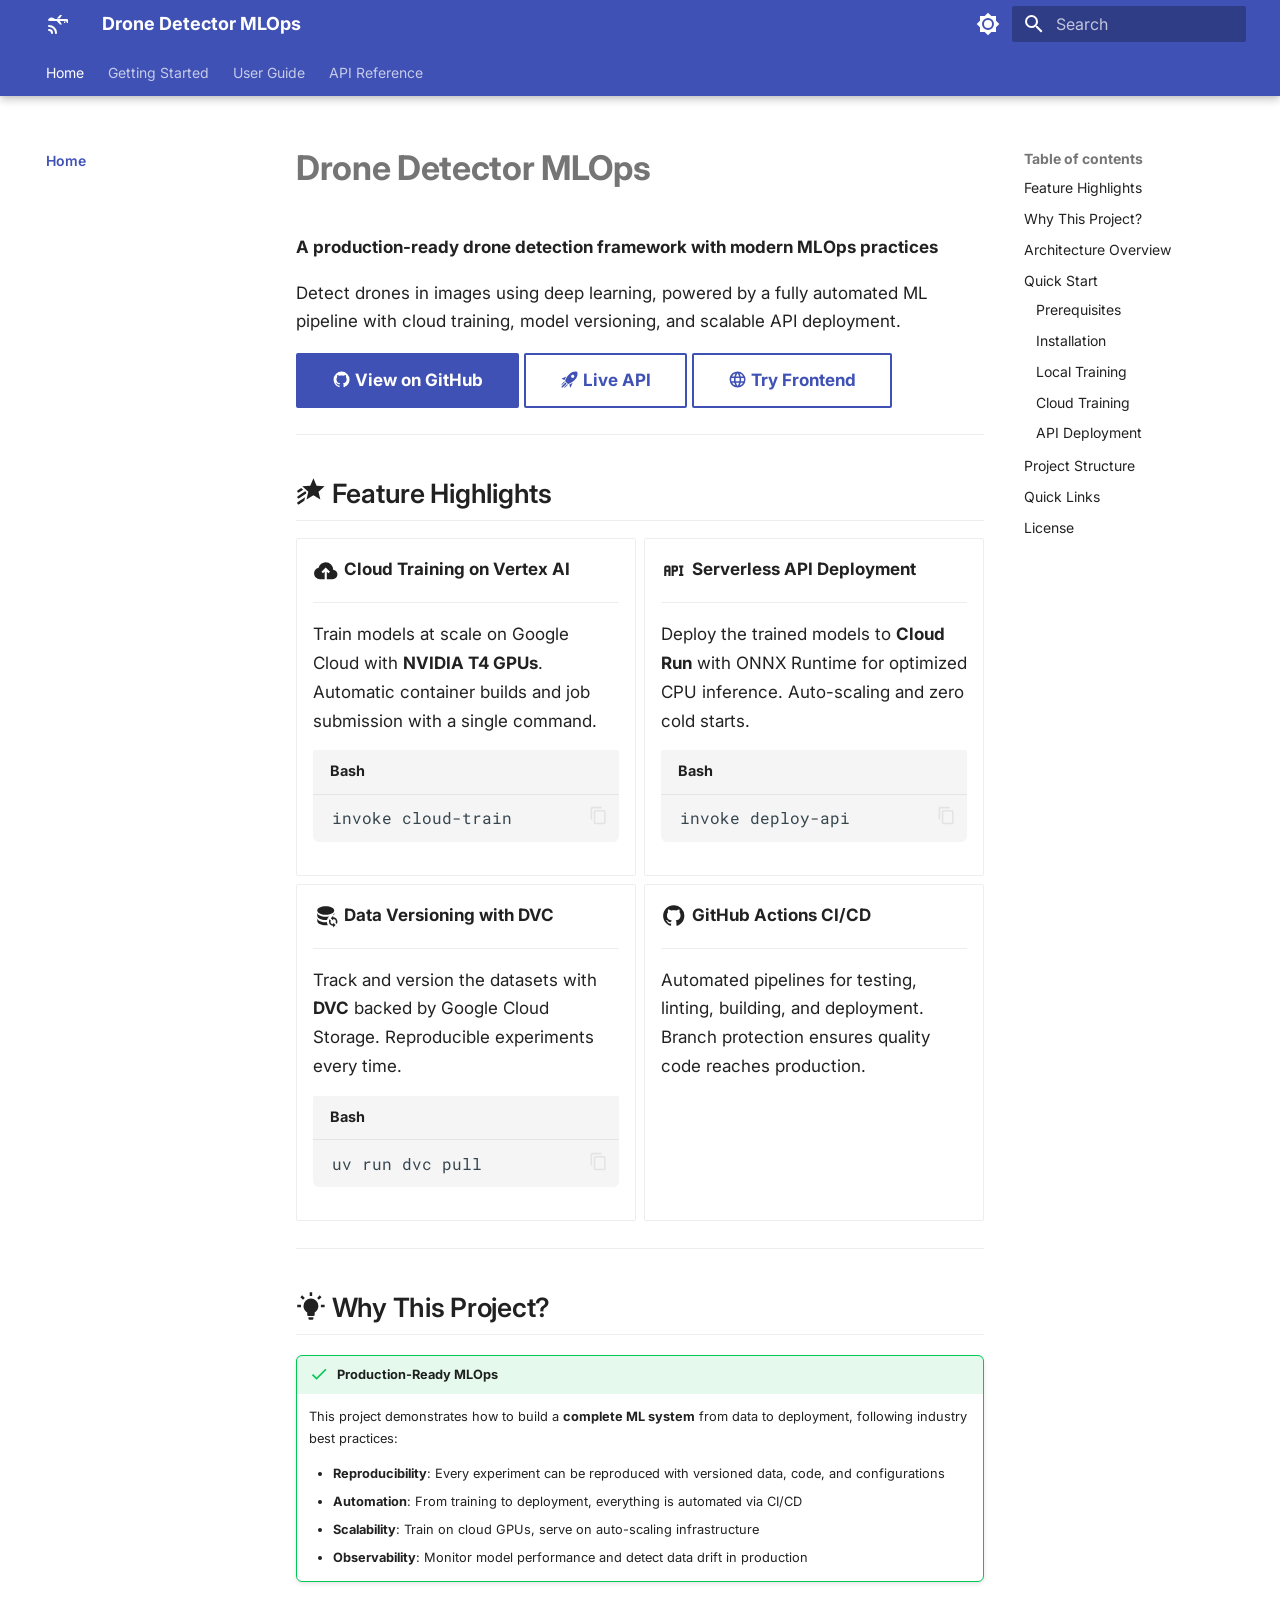
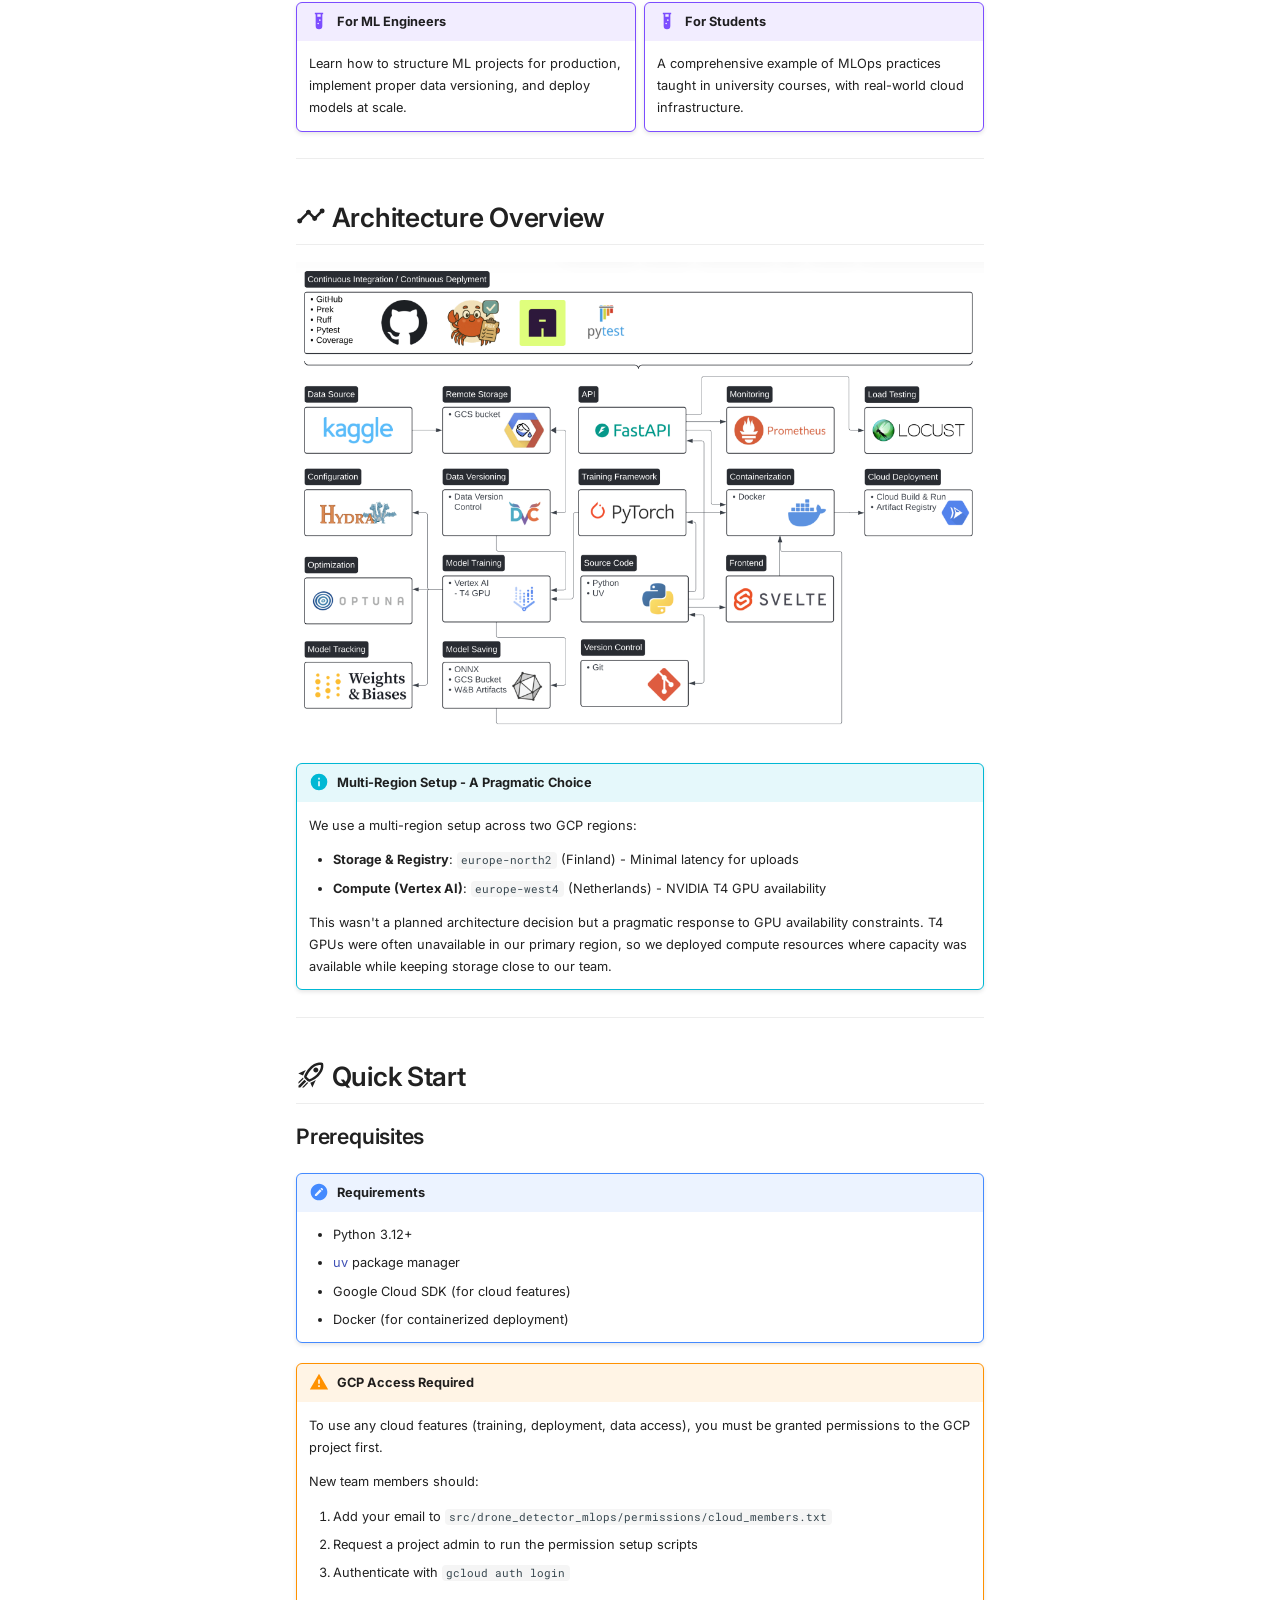
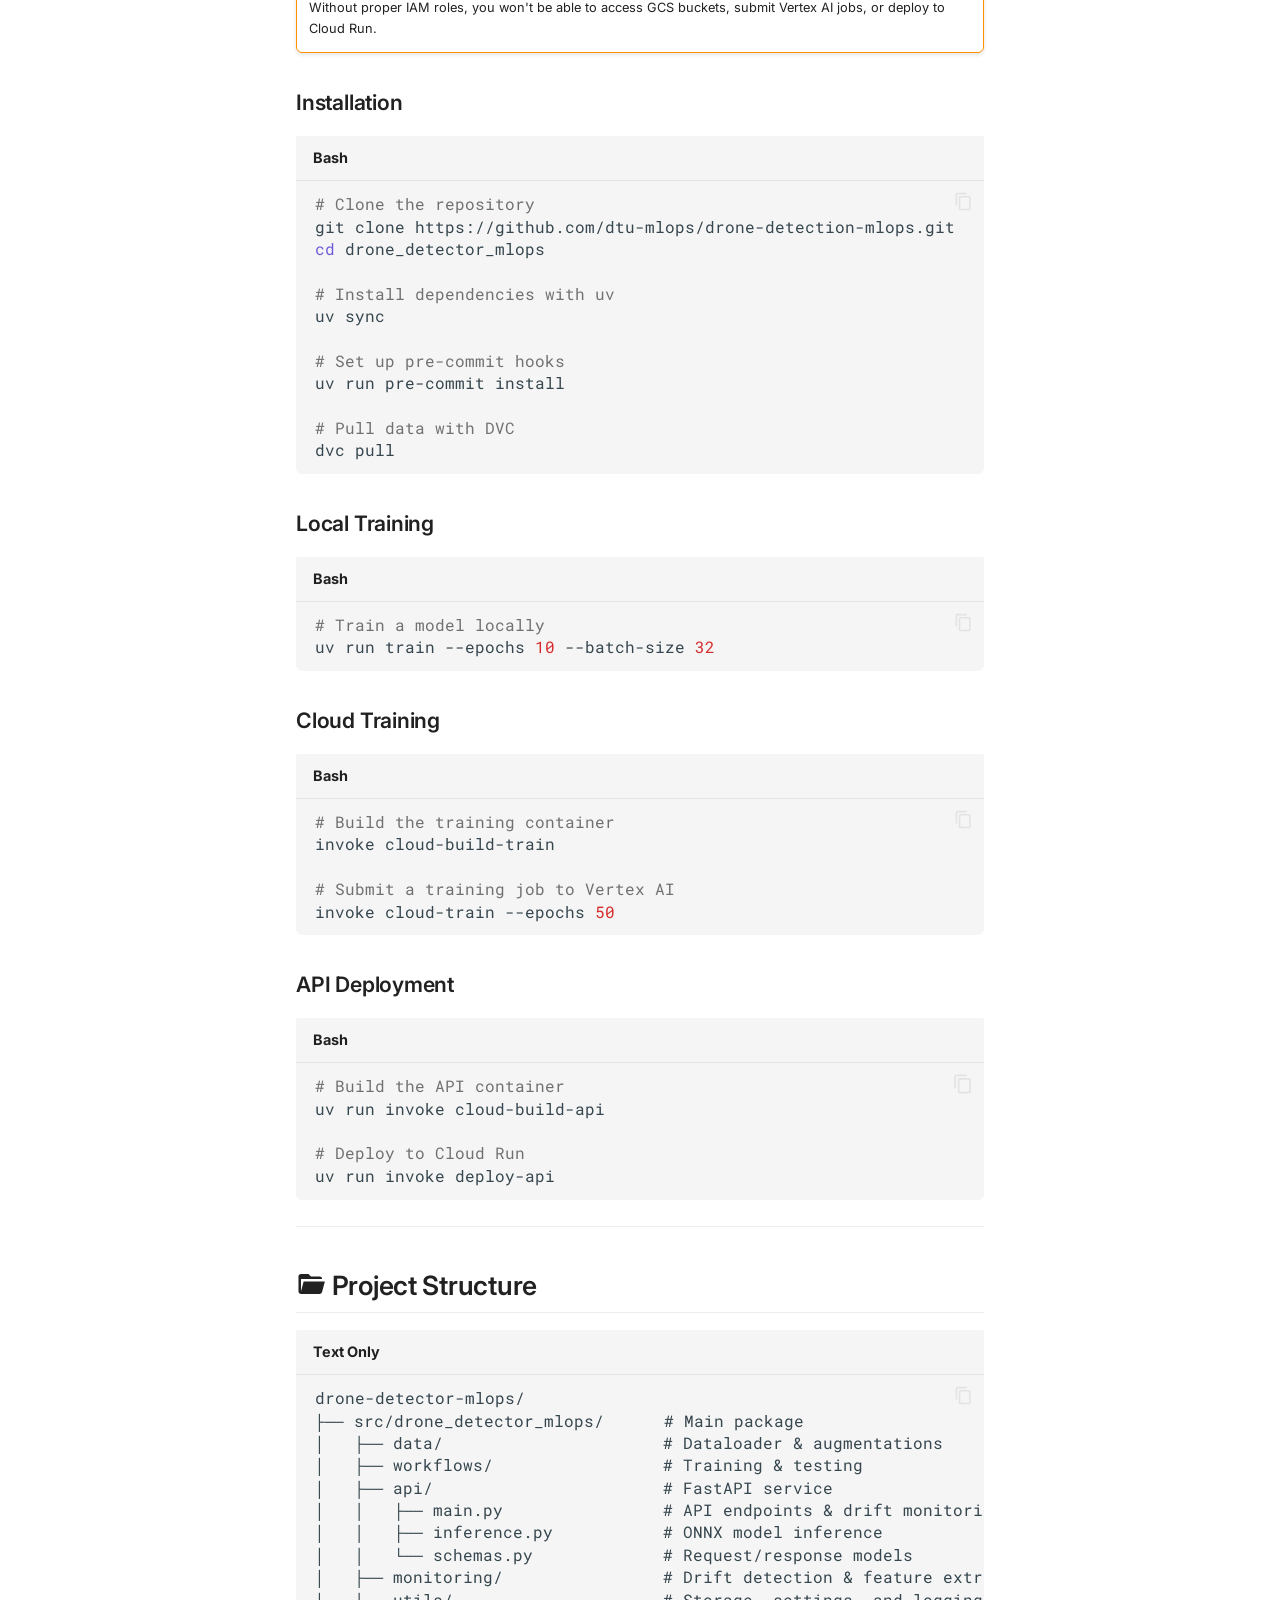
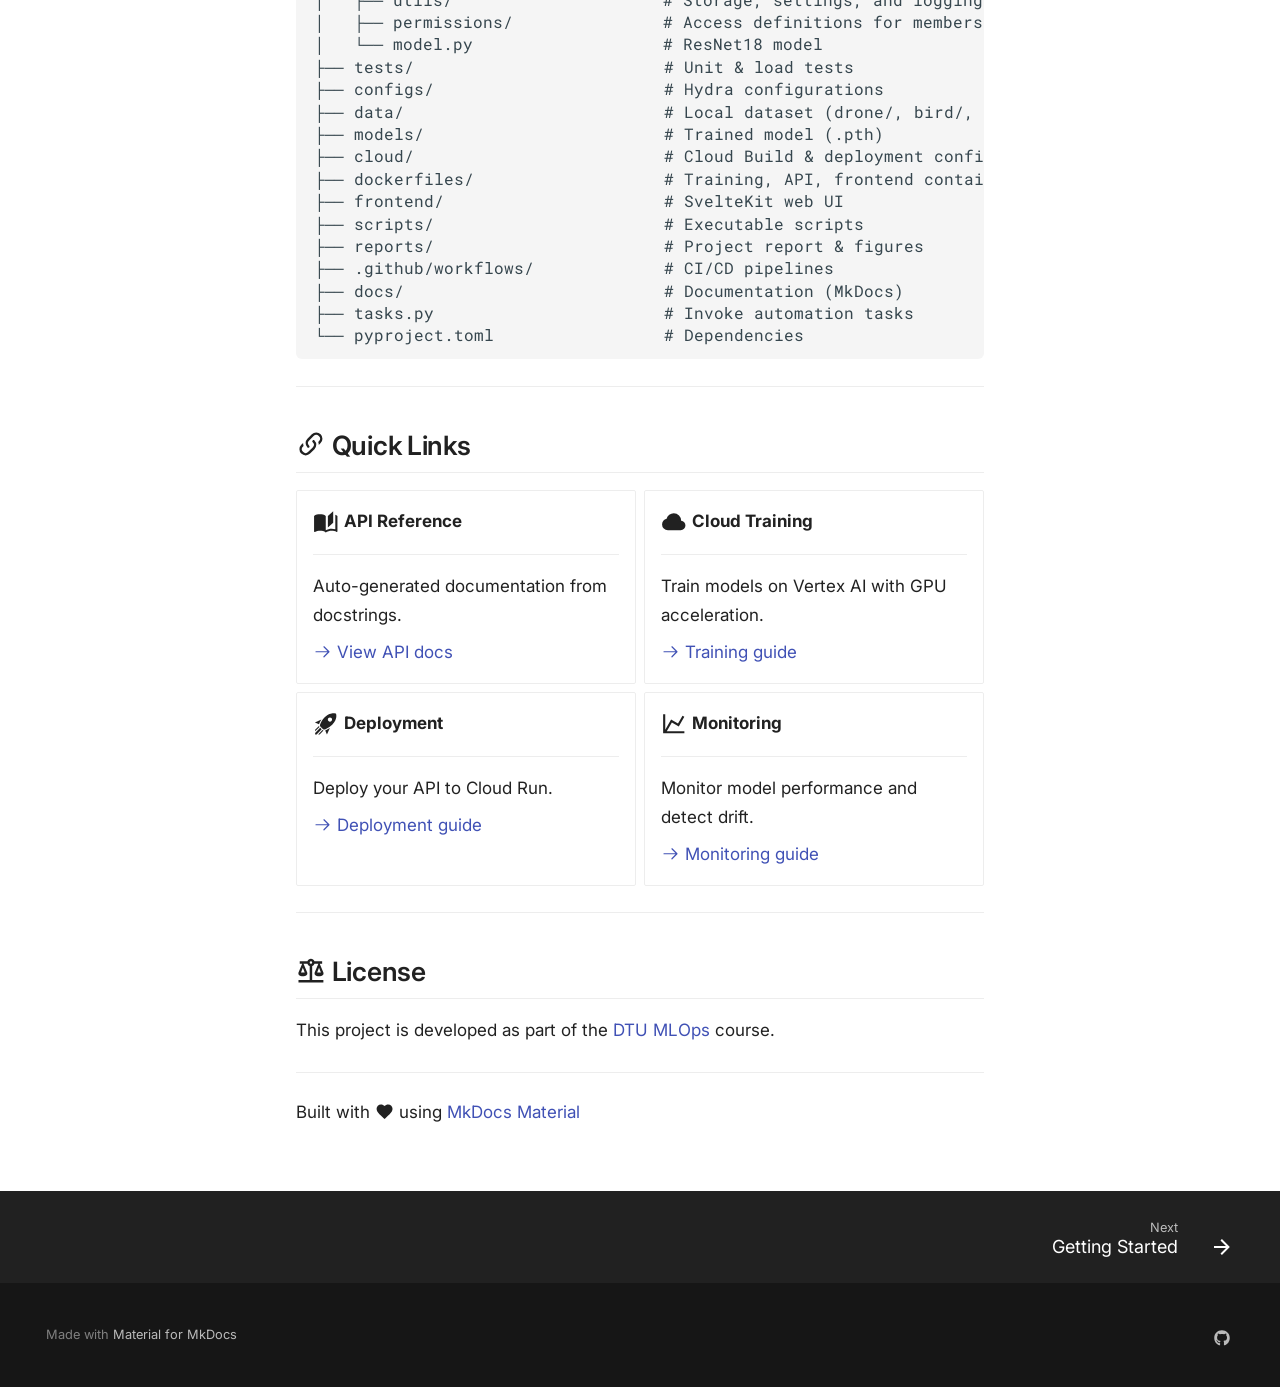
<file: index.html>
<!doctype html>
<html lang="en" class="no-js">
  <head>
    
      <meta charset="utf-8">
      <meta name="viewport" content="width=device-width,initial-scale=1">
      
        <meta name="description" content="Machine Learning Operations documentation for the Drone Detector project - training, deployment, monitoring, and infrastructure.">
      
      
        <meta name="author" content="dtu-mlops">
      
      
      
      
        <link rel="next" href="getting-started/">
      
      
        
      
      
      <link rel="icon" href="assets/images/favicon.png">
      <meta name="generator" content="mkdocs-1.6.1, mkdocs-material-9.7.1">
    
    
      
        <title>Drone Detector MLOps</title>
      
    
    
      <link rel="stylesheet" href="assets/stylesheets/main.484c7ddc.min.css">
      
        
        <link rel="stylesheet" href="assets/stylesheets/palette.ab4e12ef.min.css">
      
      


    
    
      
    
    
      
        
        
        <link rel="preconnect" href="https://fonts.gstatic.com" crossorigin>
        <link rel="stylesheet" href="https://fonts.googleapis.com/css?family=Inter:300,300i,400,400i,700,700i%7CRoboto+Mono:400,400i,700,700i&display=fallback">
        <style>:root{--md-text-font:"Inter";--md-code-font:"Roboto Mono"}</style>
      
    
    
      <link rel="stylesheet" href="assets/_mkdocstrings.css">
    
      <link rel="stylesheet" href="stylesheets/extra.css">
    
    <script>__md_scope=new URL(".",location),__md_hash=e=>[...e].reduce(((e,_)=>(e<<5)-e+_.charCodeAt(0)),0),__md_get=(e,_=localStorage,t=__md_scope)=>JSON.parse(_.getItem(t.pathname+"."+e)),__md_set=(e,_,t=localStorage,a=__md_scope)=>{try{t.setItem(a.pathname+"."+e,JSON.stringify(_))}catch(e){}}</script>
    
      

    
    
  </head>
  
  
    
    
      
    
    
    
    
    <body dir="ltr" data-md-color-scheme="default" data-md-color-primary="indigo" data-md-color-accent="teal">
  
    
    <input class="md-toggle" data-md-toggle="drawer" type="checkbox" id="__drawer" autocomplete="off">
    <input class="md-toggle" data-md-toggle="search" type="checkbox" id="__search" autocomplete="off">
    <label class="md-overlay" for="__drawer"></label>
    <div data-md-component="skip">
      
        
        <a href="#drone-detector-mlops" class="md-skip">
          Skip to content
        </a>
      
    </div>
    <div data-md-component="announce">
      
    </div>
    
    
      

  

<header class="md-header md-header--shadow md-header--lifted" data-md-component="header">
  <nav class="md-header__inner md-grid" aria-label="Header">
    <a href="." title="Drone Detector MLOps" class="md-header__button md-logo" aria-label="Drone Detector MLOps" data-md-component="logo">
      
  
  <svg xmlns="http://www.w3.org/2000/svg" viewBox="0 0 24 24"><path d="M22 11h-1l-1-2h-6.25L16 12.5h-2L10.75 9H4c-.55 0-2-.45-2-1s1.5-2.5 3.5-2.5S7.67 6.5 9 7h12a1 1 0 0 1 1 1v3M10.75 6.5 14 3h2l-2.25 3.5zM18 11V9.5h1.75L19 11zM3 19a1 1 0 0 1-1-1 1 1 0 0 1 1-1 4 4 0 0 1 4 4 1 1 0 0 1-1 1 1 1 0 0 1-1-1 2 2 0 0 0-2-2m8 2a1 1 0 0 1-1 1 1 1 0 0 1-1-1 6 6 0 0 0-6-6 1 1 0 0 1-1-1 1 1 0 0 1 1-1 8 8 0 0 1 8 8"/></svg>

    </a>
    <label class="md-header__button md-icon" for="__drawer">
      
      <svg xmlns="http://www.w3.org/2000/svg" viewBox="0 0 24 24"><path d="M3 6h18v2H3zm0 5h18v2H3zm0 5h18v2H3z"/></svg>
    </label>
    <div class="md-header__title" data-md-component="header-title">
      <div class="md-header__ellipsis">
        <div class="md-header__topic">
          <span class="md-ellipsis">
            Drone Detector MLOps
          </span>
        </div>
        <div class="md-header__topic" data-md-component="header-topic">
          <span class="md-ellipsis">
            
              Home
            
          </span>
        </div>
      </div>
    </div>
    
      
        <form class="md-header__option" data-md-component="palette">
  
    
    
    
    <input class="md-option" data-md-color-media="(prefers-color-scheme: light)" data-md-color-scheme="default" data-md-color-primary="indigo" data-md-color-accent="teal"  aria-label="Switch to dark mode"  type="radio" name="__palette" id="__palette_0">
    
      <label class="md-header__button md-icon" title="Switch to dark mode" for="__palette_1" hidden>
        <svg xmlns="http://www.w3.org/2000/svg" viewBox="0 0 24 24"><path d="M12 8a4 4 0 0 0-4 4 4 4 0 0 0 4 4 4 4 0 0 0 4-4 4 4 0 0 0-4-4m0 10a6 6 0 0 1-6-6 6 6 0 0 1 6-6 6 6 0 0 1 6 6 6 6 0 0 1-6 6m8-9.31V4h-4.69L12 .69 8.69 4H4v4.69L.69 12 4 15.31V20h4.69L12 23.31 15.31 20H20v-4.69L23.31 12z"/></svg>
      </label>
    
  
    
    
    
    <input class="md-option" data-md-color-media="(prefers-color-scheme: dark)" data-md-color-scheme="slate" data-md-color-primary="indigo" data-md-color-accent="teal"  aria-label="Switch to light mode"  type="radio" name="__palette" id="__palette_1">
    
      <label class="md-header__button md-icon" title="Switch to light mode" for="__palette_0" hidden>
        <svg xmlns="http://www.w3.org/2000/svg" viewBox="0 0 24 24"><path d="M12 18c-.89 0-1.74-.2-2.5-.55C11.56 16.5 13 14.42 13 12s-1.44-4.5-3.5-5.45C10.26 6.2 11.11 6 12 6a6 6 0 0 1 6 6 6 6 0 0 1-6 6m8-9.31V4h-4.69L12 .69 8.69 4H4v4.69L.69 12 4 15.31V20h4.69L12 23.31 15.31 20H20v-4.69L23.31 12z"/></svg>
      </label>
    
  
</form>
      
    
    
      <script>var palette=__md_get("__palette");if(palette&&palette.color){if("(prefers-color-scheme)"===palette.color.media){var media=matchMedia("(prefers-color-scheme: light)"),input=document.querySelector(media.matches?"[data-md-color-media='(prefers-color-scheme: light)']":"[data-md-color-media='(prefers-color-scheme: dark)']");palette.color.media=input.getAttribute("data-md-color-media"),palette.color.scheme=input.getAttribute("data-md-color-scheme"),palette.color.primary=input.getAttribute("data-md-color-primary"),palette.color.accent=input.getAttribute("data-md-color-accent")}for(var[key,value]of Object.entries(palette.color))document.body.setAttribute("data-md-color-"+key,value)}</script>
    
    
    
      
      
        <label class="md-header__button md-icon" for="__search">
          
          <svg xmlns="http://www.w3.org/2000/svg" viewBox="0 0 24 24"><path d="M9.5 3A6.5 6.5 0 0 1 16 9.5c0 1.61-.59 3.09-1.56 4.23l.27.27h.79l5 5-1.5 1.5-5-5v-.79l-.27-.27A6.52 6.52 0 0 1 9.5 16 6.5 6.5 0 0 1 3 9.5 6.5 6.5 0 0 1 9.5 3m0 2C7 5 5 7 5 9.5S7 14 9.5 14 14 12 14 9.5 12 5 9.5 5"/></svg>
        </label>
        <div class="md-search" data-md-component="search" role="dialog">
  <label class="md-search__overlay" for="__search"></label>
  <div class="md-search__inner" role="search">
    <form class="md-search__form" name="search">
      <input type="text" class="md-search__input" name="query" aria-label="Search" placeholder="Search" autocapitalize="off" autocorrect="off" autocomplete="off" spellcheck="false" data-md-component="search-query" required>
      <label class="md-search__icon md-icon" for="__search">
        
        <svg xmlns="http://www.w3.org/2000/svg" viewBox="0 0 24 24"><path d="M9.5 3A6.5 6.5 0 0 1 16 9.5c0 1.61-.59 3.09-1.56 4.23l.27.27h.79l5 5-1.5 1.5-5-5v-.79l-.27-.27A6.52 6.52 0 0 1 9.5 16 6.5 6.5 0 0 1 3 9.5 6.5 6.5 0 0 1 9.5 3m0 2C7 5 5 7 5 9.5S7 14 9.5 14 14 12 14 9.5 12 5 9.5 5"/></svg>
        
        <svg xmlns="http://www.w3.org/2000/svg" viewBox="0 0 24 24"><path d="M20 11v2H8l5.5 5.5-1.42 1.42L4.16 12l7.92-7.92L13.5 5.5 8 11z"/></svg>
      </label>
      <nav class="md-search__options" aria-label="Search">
        
          <a href="javascript:void(0)" class="md-search__icon md-icon" title="Share" aria-label="Share" data-clipboard data-clipboard-text="" data-md-component="search-share" tabindex="-1">
            
            <svg xmlns="http://www.w3.org/2000/svg" viewBox="0 0 24 24"><path d="M18 16.08c-.76 0-1.44.3-1.96.77L8.91 12.7c.05-.23.09-.46.09-.7s-.04-.47-.09-.7l7.05-4.11c.54.5 1.25.81 2.04.81a3 3 0 0 0 3-3 3 3 0 0 0-3-3 3 3 0 0 0-3 3c0 .24.04.47.09.7L8.04 9.81C7.5 9.31 6.79 9 6 9a3 3 0 0 0-3 3 3 3 0 0 0 3 3c.79 0 1.5-.31 2.04-.81l7.12 4.15c-.05.21-.08.43-.08.66 0 1.61 1.31 2.91 2.92 2.91s2.92-1.3 2.92-2.91A2.92 2.92 0 0 0 18 16.08"/></svg>
          </a>
        
        <button type="reset" class="md-search__icon md-icon" title="Clear" aria-label="Clear" tabindex="-1">
          
          <svg xmlns="http://www.w3.org/2000/svg" viewBox="0 0 24 24"><path d="M19 6.41 17.59 5 12 10.59 6.41 5 5 6.41 10.59 12 5 17.59 6.41 19 12 13.41 17.59 19 19 17.59 13.41 12z"/></svg>
        </button>
      </nav>
      
        <div class="md-search__suggest" data-md-component="search-suggest"></div>
      
    </form>
    <div class="md-search__output">
      <div class="md-search__scrollwrap" tabindex="0" data-md-scrollfix>
        <div class="md-search-result" data-md-component="search-result">
          <div class="md-search-result__meta">
            Initializing search
          </div>
          <ol class="md-search-result__list" role="presentation"></ol>
        </div>
      </div>
    </div>
  </div>
</div>
      
    
    
  </nav>
  
    
      
<nav class="md-tabs" aria-label="Tabs" data-md-component="tabs">
  <div class="md-grid">
    <ul class="md-tabs__list">
      
        
  
  
  
    
  
  
    <li class="md-tabs__item md-tabs__item--active">
      <a href="." class="md-tabs__link">
        
  
  
    
  
  Home

      </a>
    </li>
  

      
        
  
  
  
  
    <li class="md-tabs__item">
      <a href="getting-started/" class="md-tabs__link">
        
  
  
    
  
  Getting Started

      </a>
    </li>
  

      
        
  
  
  
  
    
    
      <li class="md-tabs__item">
        <a href="training/" class="md-tabs__link">
          
  
  
    
  
  User Guide

        </a>
      </li>
    
  

      
        
  
  
  
  
    <li class="md-tabs__item">
      <a href="api-reference/" class="md-tabs__link">
        
  
  
    
  
  API Reference

      </a>
    </li>
  

      
    </ul>
  </div>
</nav>
    
  
</header>
    
    <div class="md-container" data-md-component="container">
      
      
        
      
      <main class="md-main" data-md-component="main">
        <div class="md-main__inner md-grid">
          
            
              
              <div class="md-sidebar md-sidebar--primary" data-md-component="sidebar" data-md-type="navigation" >
                <div class="md-sidebar__scrollwrap">
                  <div class="md-sidebar__inner">
                    


  


<nav class="md-nav md-nav--primary md-nav--lifted" aria-label="Navigation" data-md-level="0">
  <label class="md-nav__title" for="__drawer">
    <a href="." title="Drone Detector MLOps" class="md-nav__button md-logo" aria-label="Drone Detector MLOps" data-md-component="logo">
      
  
  <svg xmlns="http://www.w3.org/2000/svg" viewBox="0 0 24 24"><path d="M22 11h-1l-1-2h-6.25L16 12.5h-2L10.75 9H4c-.55 0-2-.45-2-1s1.5-2.5 3.5-2.5S7.67 6.5 9 7h12a1 1 0 0 1 1 1v3M10.75 6.5 14 3h2l-2.25 3.5zM18 11V9.5h1.75L19 11zM3 19a1 1 0 0 1-1-1 1 1 0 0 1 1-1 4 4 0 0 1 4 4 1 1 0 0 1-1 1 1 1 0 0 1-1-1 2 2 0 0 0-2-2m8 2a1 1 0 0 1-1 1 1 1 0 0 1-1-1 6 6 0 0 0-6-6 1 1 0 0 1-1-1 1 1 0 0 1 1-1 8 8 0 0 1 8 8"/></svg>

    </a>
    Drone Detector MLOps
  </label>
  
  <ul class="md-nav__list" data-md-scrollfix>
    
      
      
  
  
    
  
  
  
    <li class="md-nav__item md-nav__item--active">
      
      <input class="md-nav__toggle md-toggle" type="checkbox" id="__toc">
      
      
        
      
      
        <label class="md-nav__link md-nav__link--active" for="__toc">
          
  
  
  <span class="md-ellipsis">
    
  
    Home
  

    
  </span>
  
  

          <span class="md-nav__icon md-icon"></span>
        </label>
      
      <a href="." class="md-nav__link md-nav__link--active">
        
  
  
  <span class="md-ellipsis">
    
  
    Home
  

    
  </span>
  
  

      </a>
      
        

<nav class="md-nav md-nav--secondary" aria-label="Table of contents">
  
  
  
    
  
  
    <label class="md-nav__title" for="__toc">
      <span class="md-nav__icon md-icon"></span>
      Table of contents
    </label>
    <ul class="md-nav__list" data-md-component="toc" data-md-scrollfix>
      
        <li class="md-nav__item">
  <a href="#feature-highlights" class="md-nav__link">
    <span class="md-ellipsis">
      
        Feature Highlights
      
    </span>
  </a>
  
</li>
      
        <li class="md-nav__item">
  <a href="#why-this-project" class="md-nav__link">
    <span class="md-ellipsis">
      
        Why This Project?
      
    </span>
  </a>
  
</li>
      
        <li class="md-nav__item">
  <a href="#architecture-overview" class="md-nav__link">
    <span class="md-ellipsis">
      
        Architecture Overview
      
    </span>
  </a>
  
</li>
      
        <li class="md-nav__item">
  <a href="#quick-start" class="md-nav__link">
    <span class="md-ellipsis">
      
        Quick Start
      
    </span>
  </a>
  
    <nav class="md-nav" aria-label="Quick Start">
      <ul class="md-nav__list">
        
          <li class="md-nav__item">
  <a href="#prerequisites" class="md-nav__link">
    <span class="md-ellipsis">
      
        Prerequisites
      
    </span>
  </a>
  
</li>
        
          <li class="md-nav__item">
  <a href="#installation" class="md-nav__link">
    <span class="md-ellipsis">
      
        Installation
      
    </span>
  </a>
  
</li>
        
          <li class="md-nav__item">
  <a href="#local-training" class="md-nav__link">
    <span class="md-ellipsis">
      
        Local Training
      
    </span>
  </a>
  
</li>
        
          <li class="md-nav__item">
  <a href="#cloud-training" class="md-nav__link">
    <span class="md-ellipsis">
      
        Cloud Training
      
    </span>
  </a>
  
</li>
        
          <li class="md-nav__item">
  <a href="#api-deployment" class="md-nav__link">
    <span class="md-ellipsis">
      
        API Deployment
      
    </span>
  </a>
  
</li>
        
      </ul>
    </nav>
  
</li>
      
        <li class="md-nav__item">
  <a href="#project-structure" class="md-nav__link">
    <span class="md-ellipsis">
      
        Project Structure
      
    </span>
  </a>
  
</li>
      
        <li class="md-nav__item">
  <a href="#quick-links" class="md-nav__link">
    <span class="md-ellipsis">
      
        Quick Links
      
    </span>
  </a>
  
</li>
      
        <li class="md-nav__item">
  <a href="#license" class="md-nav__link">
    <span class="md-ellipsis">
      
        License
      
    </span>
  </a>
  
</li>
      
    </ul>
  
</nav>
      
    </li>
  

    
      
      
  
  
  
  
    <li class="md-nav__item">
      <a href="getting-started/" class="md-nav__link">
        
  
  
  <span class="md-ellipsis">
    
  
    Getting Started
  

    
  </span>
  
  

      </a>
    </li>
  

    
      
      
  
  
  
  
    
    
      
        
      
        
      
        
      
        
      
    
    
    
      
      
        
      
    
    
    <li class="md-nav__item md-nav__item--nested">
      
        
        
          
        
        <input class="md-nav__toggle md-toggle md-toggle--indeterminate" type="checkbox" id="__nav_3" >
        
          
          <label class="md-nav__link" for="__nav_3" id="__nav_3_label" tabindex="0">
            
  
  
  <span class="md-ellipsis">
    
  
    User Guide
  

    
  </span>
  
  

            <span class="md-nav__icon md-icon"></span>
          </label>
        
        <nav class="md-nav" data-md-level="1" aria-labelledby="__nav_3_label" aria-expanded="false">
          <label class="md-nav__title" for="__nav_3">
            <span class="md-nav__icon md-icon"></span>
            
  
    User Guide
  

          </label>
          <ul class="md-nav__list" data-md-scrollfix>
            
              
                
  
  
  
  
    <li class="md-nav__item">
      <a href="training/" class="md-nav__link">
        
  
  
  <span class="md-ellipsis">
    
  
    Training Models
  

    
  </span>
  
  

      </a>
    </li>
  

              
            
              
                
  
  
  
  
    <li class="md-nav__item">
      <a href="cloud-infrastructure/" class="md-nav__link">
        
  
  
  <span class="md-ellipsis">
    
  
    Cloud Infrastructure
  

    
  </span>
  
  

      </a>
    </li>
  

              
            
              
                
  
  
  
  
    <li class="md-nav__item">
      <a href="deployment/" class="md-nav__link">
        
  
  
  <span class="md-ellipsis">
    
  
    Deployment
  

    
  </span>
  
  

      </a>
    </li>
  

              
            
              
                
  
  
  
  
    <li class="md-nav__item">
      <a href="monitoring/" class="md-nav__link">
        
  
  
  <span class="md-ellipsis">
    
  
    Monitoring & Drift
  

    
  </span>
  
  

      </a>
    </li>
  

              
            
          </ul>
        </nav>
      
    </li>
  

    
      
      
  
  
  
  
    <li class="md-nav__item">
      <a href="api-reference/" class="md-nav__link">
        
  
  
  <span class="md-ellipsis">
    
  
    API Reference
  

    
  </span>
  
  

      </a>
    </li>
  

    
  </ul>
</nav>
                  </div>
                </div>
              </div>
            
            
              
              <div class="md-sidebar md-sidebar--secondary" data-md-component="sidebar" data-md-type="toc" >
                <div class="md-sidebar__scrollwrap">
                  <div class="md-sidebar__inner">
                    

<nav class="md-nav md-nav--secondary" aria-label="Table of contents">
  
  
  
    
  
  
    <label class="md-nav__title" for="__toc">
      <span class="md-nav__icon md-icon"></span>
      Table of contents
    </label>
    <ul class="md-nav__list" data-md-component="toc" data-md-scrollfix>
      
        <li class="md-nav__item">
  <a href="#feature-highlights" class="md-nav__link">
    <span class="md-ellipsis">
      
        Feature Highlights
      
    </span>
  </a>
  
</li>
      
        <li class="md-nav__item">
  <a href="#why-this-project" class="md-nav__link">
    <span class="md-ellipsis">
      
        Why This Project?
      
    </span>
  </a>
  
</li>
      
        <li class="md-nav__item">
  <a href="#architecture-overview" class="md-nav__link">
    <span class="md-ellipsis">
      
        Architecture Overview
      
    </span>
  </a>
  
</li>
      
        <li class="md-nav__item">
  <a href="#quick-start" class="md-nav__link">
    <span class="md-ellipsis">
      
        Quick Start
      
    </span>
  </a>
  
    <nav class="md-nav" aria-label="Quick Start">
      <ul class="md-nav__list">
        
          <li class="md-nav__item">
  <a href="#prerequisites" class="md-nav__link">
    <span class="md-ellipsis">
      
        Prerequisites
      
    </span>
  </a>
  
</li>
        
          <li class="md-nav__item">
  <a href="#installation" class="md-nav__link">
    <span class="md-ellipsis">
      
        Installation
      
    </span>
  </a>
  
</li>
        
          <li class="md-nav__item">
  <a href="#local-training" class="md-nav__link">
    <span class="md-ellipsis">
      
        Local Training
      
    </span>
  </a>
  
</li>
        
          <li class="md-nav__item">
  <a href="#cloud-training" class="md-nav__link">
    <span class="md-ellipsis">
      
        Cloud Training
      
    </span>
  </a>
  
</li>
        
          <li class="md-nav__item">
  <a href="#api-deployment" class="md-nav__link">
    <span class="md-ellipsis">
      
        API Deployment
      
    </span>
  </a>
  
</li>
        
      </ul>
    </nav>
  
</li>
      
        <li class="md-nav__item">
  <a href="#project-structure" class="md-nav__link">
    <span class="md-ellipsis">
      
        Project Structure
      
    </span>
  </a>
  
</li>
      
        <li class="md-nav__item">
  <a href="#quick-links" class="md-nav__link">
    <span class="md-ellipsis">
      
        Quick Links
      
    </span>
  </a>
  
</li>
      
        <li class="md-nav__item">
  <a href="#license" class="md-nav__link">
    <span class="md-ellipsis">
      
        License
      
    </span>
  </a>
  
</li>
      
    </ul>
  
</nav>
                  </div>
                </div>
              </div>
            
          
          
            <div class="md-content" data-md-component="content">
              
                



  


              
              <article class="md-content__inner md-typeset">
                
                  



<h1 id="drone-detector-mlops">Drone Detector MLOps<a class="headerlink" href="#drone-detector-mlops" title="Anchor link to this section">&para;</a></h1>
<div class="hero">
<p><strong>A production-ready drone detection framework with modern MLOps practices</strong></p>
<p>Detect drones in images using deep learning, powered by a fully automated ML pipeline with cloud training, model versioning, and scalable API deployment.</p>
<p><a class="md-button md-button--primary" href="https://github.com/dtu-mlops/drone-detection-mlops/"><span class="twemoji"><svg xmlns="http://www.w3.org/2000/svg" viewBox="0 0 24 24"><path d="M12 2A10 10 0 0 0 2 12c0 4.42 2.87 8.17 6.84 9.5.5.08.66-.23.66-.5v-1.69c-2.77.6-3.36-1.34-3.36-1.34-.46-1.16-1.11-1.47-1.11-1.47-.91-.62.07-.6.07-.6 1 .07 1.53 1.03 1.53 1.03.87 1.52 2.34 1.07 2.91.83.09-.65.35-1.09.63-1.34-2.22-.25-4.55-1.11-4.55-4.92 0-1.11.38-2 1.03-2.71-.1-.25-.45-1.29.1-2.64 0 0 .84-.27 2.75 1.02.79-.22 1.65-.33 2.5-.33s1.71.11 2.5.33c1.91-1.29 2.75-1.02 2.75-1.02.55 1.35.2 2.39.1 2.64.65.71 1.03 1.6 1.03 2.71 0 3.82-2.34 4.66-4.57 4.91.36.31.69.92.69 1.85V21c0 .27.16.59.67.5C19.14 20.16 22 16.42 22 12A10 10 0 0 0 12 2"/></svg></span> View on GitHub</a>
<a class="md-button" href="https://drone-detector-api-66108710596.europe-north2.run.app/docs"><span class="twemoji"><svg xmlns="http://www.w3.org/2000/svg" viewBox="0 0 24 24"><path d="m13.13 22.19-1.63-3.83c1.57-.58 3.04-1.36 4.4-2.27zM5.64 12.5l-3.83-1.63 6.1-2.77C7 9.46 6.22 10.93 5.64 12.5M21.61 2.39S16.66.269 11 5.93c-2.19 2.19-3.5 4.6-4.35 6.71-.28.75-.09 1.57.46 2.13l2.13 2.12c.55.56 1.37.74 2.12.46A19.1 19.1 0 0 0 18.07 13c5.66-5.66 3.54-10.61 3.54-10.61m-7.07 7.07c-.78-.78-.78-2.05 0-2.83s2.05-.78 2.83 0c.77.78.78 2.05 0 2.83s-2.05.78-2.83 0m-5.66 7.07-1.41-1.41zM6.24 22l3.64-3.64c-.34-.09-.67-.24-.97-.45L4.83 22zM2 22h1.41l4.77-4.76-1.42-1.41L2 20.59zm0-2.83 4.09-4.08c-.21-.3-.36-.62-.45-.97L2 17.76z"/></svg></span> Live API</a>
<a class="md-button" href="https://drone-detector-frontend-66108710596.europe-north2.run.app/"><span class="twemoji"><svg xmlns="http://www.w3.org/2000/svg" viewBox="0 0 24 24"><path d="M16.36 14c.08-.66.14-1.32.14-2s-.06-1.34-.14-2h3.38c.16.64.26 1.31.26 2s-.1 1.36-.26 2m-5.15 5.56c.6-1.11 1.06-2.31 1.38-3.56h2.95a8.03 8.03 0 0 1-4.33 3.56M14.34 14H9.66c-.1-.66-.16-1.32-.16-2s.06-1.35.16-2h4.68c.09.65.16 1.32.16 2s-.07 1.34-.16 2M12 19.96c-.83-1.2-1.5-2.53-1.91-3.96h3.82c-.41 1.43-1.08 2.76-1.91 3.96M8 8H5.08A7.92 7.92 0 0 1 9.4 4.44C8.8 5.55 8.35 6.75 8 8m-2.92 8H8c.35 1.25.8 2.45 1.4 3.56A8 8 0 0 1 5.08 16m-.82-2C4.1 13.36 4 12.69 4 12s.1-1.36.26-2h3.38c-.08.66-.14 1.32-.14 2s.06 1.34.14 2M12 4.03c.83 1.2 1.5 2.54 1.91 3.97h-3.82c.41-1.43 1.08-2.77 1.91-3.97M18.92 8h-2.95a15.7 15.7 0 0 0-1.38-3.56c1.84.63 3.37 1.9 4.33 3.56M12 2C6.47 2 2 6.5 2 12a10 10 0 0 0 10 10 10 10 0 0 0 10-10A10 10 0 0 0 12 2"/></svg></span> Try Frontend</a></p>
</div>
<hr />
<h2 id="feature-highlights"><span class="twemoji"><svg xmlns="http://www.w3.org/2000/svg" viewBox="0 0 24 24"><path d="m18.09 11.77 1.47 6.33L14 14.74 8.44 18.1l1.46-6.33L5 7.5l6.47-.54L14 1l2.53 5.96L23 7.5zM2 12.43c.19 0 .38-.06.55-.17l3.2-2.11-1.57-1.36-2.73 1.8c-.461.3-.589.91-.29 1.41.2.27.52.43.84.43m-.84 9.12c.2.29.52.45.84.45.19 0 .38-.05.55-.16l4.11-2.71.34-1.37.31-1.45-5.86 3.85c-.461.31-.589.93-.29 1.39m.29-6.17a1 1 0 0 0-.29 1.38c.2.3.52.45.84.45.19 0 .38-.05.55-.16l5.42-3.55.27-1.19-.92-.81z"/></svg></span> Feature Highlights<a class="headerlink" href="#feature-highlights" title="Anchor link to this section">&para;</a></h2>
<div class="grid cards">
<ul>
<li>
<p><span class="twemoji lg middle"><svg xmlns="http://www.w3.org/2000/svg" viewBox="0 0 24 24"><path d="M11 20H6.5q-2.28 0-3.89-1.57Q1 16.85 1 14.58q0-1.95 1.17-3.48 1.18-1.53 3.08-1.95.63-2.3 2.5-3.72Q9.63 4 12 4q2.93 0 4.96 2.04Q19 8.07 19 11q1.73.2 2.86 1.5 1.14 1.28 1.14 3 0 1.88-1.31 3.19T18.5 20H13v-7.15l1.6 1.55L16 13l-4-4-4 4 1.4 1.4 1.6-1.55Z"/></svg></span> <strong>Cloud Training on Vertex AI</strong></p>
<hr />
<p>Train models at scale on Google Cloud with <strong>NVIDIA T4 GPUs</strong>. Automatic container builds and job submission with a single command.</p>
<div class="language-bash highlight"><span class="filename">Bash</span><pre><span></span><code><span id="__span-0-1"><a id="__codelineno-0-1" name="__codelineno-0-1" href="#__codelineno-0-1"></a>invoke<span class="w"> </span>cloud-train
</span></code></pre></div>
</li>
<li>
<p><span class="twemoji lg middle"><svg xmlns="http://www.w3.org/2000/svg" viewBox="0 0 24 24"><path d="M7 7H5a2 2 0 0 0-2 2v8h2v-4h2v4h2V9a2 2 0 0 0-2-2m0 4H5V9h2m7-2h-4v10h2v-4h2a2 2 0 0 0 2-2V9a2 2 0 0 0-2-2m0 4h-2V9h2m6 0v6h1v2h-4v-2h1V9h-1V7h4v2Z"/></svg></span> <strong>Serverless API Deployment</strong></p>
<hr />
<p>Deploy the trained models to <strong>Cloud Run</strong> with ONNX Runtime for optimized CPU inference. Auto-scaling and zero cold starts.</p>
<div class="language-bash highlight"><span class="filename">Bash</span><pre><span></span><code><span id="__span-1-1"><a id="__codelineno-1-1" name="__codelineno-1-1" href="#__codelineno-1-1"></a>invoke<span class="w"> </span>deploy-api
</span></code></pre></div>
</li>
<li>
<p><span class="twemoji lg middle"><svg xmlns="http://www.w3.org/2000/svg" viewBox="0 0 24 24"><path d="M19 12v1.5a4 4 0 0 1 4 4c0 .82-.25 1.58-.67 2.21l-1.09-1.09c.17-.34.26-.72.26-1.12A2.5 2.5 0 0 0 19 15v1.5l-2.25-2.25zm0 11v-1.5a4 4 0 0 1-4-4c0-.82.25-1.58.67-2.21l1.09 1.09c-.17.34-.26.72-.26 1.12A2.5 2.5 0 0 0 19 20v-1.5l2.25 2.25zM12 3c4.42 0 8 1.79 8 4s-3.58 4-8 4-8-1.79-8-4 3.58-4 8-4M4 9c0 2.21 3.58 4 8 4 1.11 0 2.17-.11 3.14-.32-.95.86-1.64 1.99-1.96 3.28L12 16c-4.42 0-8-1.79-8-4zm16 0v2h-.5l-.6.03c.7-.6 1.1-1.29 1.1-2.03M4 14c0 2.21 3.58 4 8 4l1-.03c.09 1.06.42 2.03.95 2.91L12 21c-4.42 0-8-1.79-8-4z"/></svg></span> <strong>Data Versioning with DVC</strong></p>
<hr />
<p>Track and version the datasets with <strong>DVC</strong> backed by Google Cloud Storage. Reproducible experiments every time.</p>
<div class="language-bash highlight"><span class="filename">Bash</span><pre><span></span><code><span id="__span-2-1"><a id="__codelineno-2-1" name="__codelineno-2-1" href="#__codelineno-2-1"></a>uv<span class="w"> </span>run<span class="w"> </span>dvc<span class="w"> </span>pull
</span></code></pre></div>
</li>
<li>
<p><span class="twemoji lg middle"><svg xmlns="http://www.w3.org/2000/svg" viewBox="0 0 24 24"><path d="M12 2A10 10 0 0 0 2 12c0 4.42 2.87 8.17 6.84 9.5.5.08.66-.23.66-.5v-1.69c-2.77.6-3.36-1.34-3.36-1.34-.46-1.16-1.11-1.47-1.11-1.47-.91-.62.07-.6.07-.6 1 .07 1.53 1.03 1.53 1.03.87 1.52 2.34 1.07 2.91.83.09-.65.35-1.09.63-1.34-2.22-.25-4.55-1.11-4.55-4.92 0-1.11.38-2 1.03-2.71-.1-.25-.45-1.29.1-2.64 0 0 .84-.27 2.75 1.02.79-.22 1.65-.33 2.5-.33s1.71.11 2.5.33c1.91-1.29 2.75-1.02 2.75-1.02.55 1.35.2 2.39.1 2.64.65.71 1.03 1.6 1.03 2.71 0 3.82-2.34 4.66-4.57 4.91.36.31.69.92.69 1.85V21c0 .27.16.59.67.5C19.14 20.16 22 16.42 22 12A10 10 0 0 0 12 2"/></svg></span> <strong>GitHub Actions CI/CD</strong></p>
<hr />
<p>Automated pipelines for testing, linting, building, and deployment. Branch protection ensures quality code reaches production.</p>
</li>
</ul>
</div>
<hr />
<h2 id="why-this-project"><span class="twemoji"><svg xmlns="http://www.w3.org/2000/svg" viewBox="0 0 24 24"><path d="M12 6a6 6 0 0 1 6 6c0 2.22-1.21 4.16-3 5.2V19a1 1 0 0 1-1 1h-4a1 1 0 0 1-1-1v-1.8c-1.79-1.04-3-2.98-3-5.2a6 6 0 0 1 6-6m2 15v1a1 1 0 0 1-1 1h-2a1 1 0 0 1-1-1v-1zm6-10h3v2h-3zM1 11h3v2H1zM13 1v3h-2V1zM4.92 3.5l2.13 2.14-1.42 1.41L3.5 4.93zm12.03 2.13 2.12-2.13 1.43 1.43-2.13 2.12z"/></svg></span> Why This Project?<a class="headerlink" href="#why-this-project" title="Anchor link to this section">&para;</a></h2>
<div class="admonition success">
<p class="admonition-title">Production-Ready MLOps</p>
<p>This project demonstrates how to build a <strong>complete ML system</strong> from data to deployment, following industry best practices:</p>
<ul>
<li><strong>Reproducibility</strong>: Every experiment can be reproduced with versioned data, code, and configurations</li>
<li><strong>Automation</strong>: From training to deployment, everything is automated via CI/CD</li>
<li><strong>Scalability</strong>: Train on cloud GPUs, serve on auto-scaling infrastructure</li>
<li><strong>Observability</strong>: Monitor model performance and detect data drift in production</li>
</ul>
</div>
<div class="grid">
<div class="admonition example">
<p class="admonition-title">For ML Engineers</p>
<p>Learn how to structure ML projects for production, implement proper data versioning, and deploy models at scale.</p>
</div>
<div class="admonition example">
<p class="admonition-title">For Students</p>
<p>A comprehensive example of MLOps practices taught in university courses, with real-world cloud infrastructure.</p>
</div>
</div>
<hr />
<h2 id="architecture-overview"><span class="twemoji"><svg xmlns="http://www.w3.org/2000/svg" viewBox="0 0 24 24"><path d="m3 14 .5.07L8.07 9.5a1.95 1.95 0 0 1 .52-1.91c.78-.79 2.04-.79 2.82 0 .53.52.7 1.26.52 1.91l2.57 2.57.5-.07c.18 0 .35 0 .5.07l3.57-3.57C19 8.35 19 8.18 19 8a2 2 0 0 1 2-2 2 2 0 0 1 2 2 2 2 0 0 1-2 2c-.18 0-.35 0-.5-.07l-3.57 3.57c.07.15.07.32.07.5a2 2 0 0 1-2 2 2 2 0 0 1-2-2l.07-.5-2.57-2.57c-.32.07-.68.07-1 0L4.93 15.5 5 16a2 2 0 0 1-2 2 2 2 0 0 1-2-2 2 2 0 0 1 2-2"/></svg></span> Architecture Overview<a class="headerlink" href="#architecture-overview" title="Anchor link to this section">&para;</a></h2>
<p><img alt="Architecture Diagram" src="images/diagram_architecture.png" /></p>
<div class="admonition info">
<p class="admonition-title">Multi-Region Setup - A Pragmatic Choice</p>
<p>We use a multi-region setup across two GCP regions:</p>
<ul>
<li><strong>Storage &amp; Registry</strong>: <code>europe-north2</code> (Finland) - Minimal latency for uploads</li>
<li><strong>Compute (Vertex AI)</strong>: <code>europe-west4</code> (Netherlands) - NVIDIA T4 GPU availability</li>
</ul>
<p>This wasn't a planned architecture decision but a pragmatic response to GPU availability constraints. T4 GPUs were often unavailable in our primary region, so we deployed compute resources where capacity was available while keeping storage close to our team.</p>
</div>
<hr />
<h2 id="quick-start"><span class="twemoji"><svg xmlns="http://www.w3.org/2000/svg" viewBox="0 0 24 24"><path d="m13.13 22.19-1.63-3.83c1.57-.58 3.04-1.36 4.4-2.27zM5.64 12.5l-3.83-1.63 6.1-2.77C7 9.46 6.22 10.93 5.64 12.5M19.22 4c.28 0 .53 0 .74.05.17 1.39-.02 4.25-3.3 7.53-1.7 1.71-3.73 3.02-6.01 3.89l-2.15-2.1c.92-2.31 2.23-4.34 3.92-6.03C15.18 4.58 17.64 4 19.22 4m0-2c-1.98 0-4.98.69-8.22 3.93-2.19 2.19-3.5 4.6-4.35 6.71-.28.75-.09 1.57.46 2.13l2.13 2.12c.38.38.89.61 1.42.61.23 0 .47-.06.7-.15A19.1 19.1 0 0 0 18.07 13c5.66-5.66 3.54-10.61 3.54-10.61S20.7 2 19.22 2m-4.68 7.46c-.78-.78-.78-2.05 0-2.83s2.05-.78 2.83 0c.77.78.78 2.05 0 2.83s-2.05.78-2.83 0m-5.66 7.07-1.41-1.41zM6.24 22l3.64-3.64c-.34-.09-.67-.24-.97-.45L4.83 22zM2 22h1.41l4.77-4.76-1.42-1.41L2 20.59zm0-2.83 4.09-4.08c-.21-.3-.36-.62-.45-.97L2 17.76z"/></svg></span> Quick Start<a class="headerlink" href="#quick-start" title="Anchor link to this section">&para;</a></h2>
<h3 id="prerequisites">Prerequisites<a class="headerlink" href="#prerequisites" title="Anchor link to this section">&para;</a></h3>
<div class="admonition note">
<p class="admonition-title">Requirements</p>
<ul>
<li>Python 3.12+</li>
<li><a href="https://docs.astral.sh/uv/">uv</a> package manager</li>
<li>Google Cloud SDK (for cloud features)</li>
<li>Docker (for containerized deployment)</li>
</ul>
</div>
<div class="admonition warning">
<p class="admonition-title">GCP Access Required</p>
<p>To use any cloud features (training, deployment, data access), you must be granted permissions to the GCP project first.</p>
<p>New team members should:</p>
<ol>
<li>Add your email to <code>src/drone_detector_mlops/permissions/cloud_members.txt</code></li>
<li>Request a project admin to run the permission setup scripts</li>
<li>Authenticate with <code>gcloud auth login</code></li>
</ol>
<p>Without proper IAM roles, you won't be able to access GCS buckets, submit Vertex AI jobs, or deploy to Cloud Run.</p>
</div>
<h3 id="installation">Installation<a class="headerlink" href="#installation" title="Anchor link to this section">&para;</a></h3>
<div class="language-bash highlight"><span class="filename">Bash</span><pre><span></span><code><span id="__span-3-1"><a id="__codelineno-3-1" name="__codelineno-3-1" href="#__codelineno-3-1"></a><span class="c1"># Clone the repository</span>
</span><span id="__span-3-2"><a id="__codelineno-3-2" name="__codelineno-3-2" href="#__codelineno-3-2"></a>git<span class="w"> </span>clone<span class="w"> </span>https://github.com/dtu-mlops/drone-detection-mlops.git
</span><span id="__span-3-3"><a id="__codelineno-3-3" name="__codelineno-3-3" href="#__codelineno-3-3"></a><span class="nb">cd</span><span class="w"> </span>drone_detector_mlops
</span><span id="__span-3-4"><a id="__codelineno-3-4" name="__codelineno-3-4" href="#__codelineno-3-4"></a>
</span><span id="__span-3-5"><a id="__codelineno-3-5" name="__codelineno-3-5" href="#__codelineno-3-5"></a><span class="c1"># Install dependencies with uv</span>
</span><span id="__span-3-6"><a id="__codelineno-3-6" name="__codelineno-3-6" href="#__codelineno-3-6"></a>uv<span class="w"> </span>sync
</span><span id="__span-3-7"><a id="__codelineno-3-7" name="__codelineno-3-7" href="#__codelineno-3-7"></a>
</span><span id="__span-3-8"><a id="__codelineno-3-8" name="__codelineno-3-8" href="#__codelineno-3-8"></a><span class="c1"># Set up pre-commit hooks</span>
</span><span id="__span-3-9"><a id="__codelineno-3-9" name="__codelineno-3-9" href="#__codelineno-3-9"></a>uv<span class="w"> </span>run<span class="w"> </span>pre-commit<span class="w"> </span>install
</span><span id="__span-3-10"><a id="__codelineno-3-10" name="__codelineno-3-10" href="#__codelineno-3-10"></a>
</span><span id="__span-3-11"><a id="__codelineno-3-11" name="__codelineno-3-11" href="#__codelineno-3-11"></a><span class="c1"># Pull data with DVC</span>
</span><span id="__span-3-12"><a id="__codelineno-3-12" name="__codelineno-3-12" href="#__codelineno-3-12"></a>dvc<span class="w"> </span>pull
</span></code></pre></div>
<h3 id="local-training">Local Training<a class="headerlink" href="#local-training" title="Anchor link to this section">&para;</a></h3>
<div class="language-bash highlight"><span class="filename">Bash</span><pre><span></span><code><span id="__span-4-1"><a id="__codelineno-4-1" name="__codelineno-4-1" href="#__codelineno-4-1"></a><span class="c1"># Train a model locally</span>
</span><span id="__span-4-2"><a id="__codelineno-4-2" name="__codelineno-4-2" href="#__codelineno-4-2"></a>uv<span class="w"> </span>run<span class="w"> </span>train<span class="w"> </span>--epochs<span class="w"> </span><span class="m">10</span><span class="w"> </span>--batch-size<span class="w"> </span><span class="m">32</span>
</span></code></pre></div>
<h3 id="cloud-training">Cloud Training<a class="headerlink" href="#cloud-training" title="Anchor link to this section">&para;</a></h3>
<div class="language-bash highlight"><span class="filename">Bash</span><pre><span></span><code><span id="__span-5-1"><a id="__codelineno-5-1" name="__codelineno-5-1" href="#__codelineno-5-1"></a><span class="c1"># Build the training container</span>
</span><span id="__span-5-2"><a id="__codelineno-5-2" name="__codelineno-5-2" href="#__codelineno-5-2"></a>invoke<span class="w"> </span>cloud-build-train
</span><span id="__span-5-3"><a id="__codelineno-5-3" name="__codelineno-5-3" href="#__codelineno-5-3"></a>
</span><span id="__span-5-4"><a id="__codelineno-5-4" name="__codelineno-5-4" href="#__codelineno-5-4"></a><span class="c1"># Submit a training job to Vertex AI</span>
</span><span id="__span-5-5"><a id="__codelineno-5-5" name="__codelineno-5-5" href="#__codelineno-5-5"></a>invoke<span class="w"> </span>cloud-train<span class="w"> </span>--epochs<span class="w"> </span><span class="m">50</span>
</span></code></pre></div>
<h3 id="api-deployment">API Deployment<a class="headerlink" href="#api-deployment" title="Anchor link to this section">&para;</a></h3>
<div class="language-bash highlight"><span class="filename">Bash</span><pre><span></span><code><span id="__span-6-1"><a id="__codelineno-6-1" name="__codelineno-6-1" href="#__codelineno-6-1"></a><span class="c1"># Build the API container</span>
</span><span id="__span-6-2"><a id="__codelineno-6-2" name="__codelineno-6-2" href="#__codelineno-6-2"></a>uv<span class="w"> </span>run<span class="w"> </span>invoke<span class="w"> </span>cloud-build-api
</span><span id="__span-6-3"><a id="__codelineno-6-3" name="__codelineno-6-3" href="#__codelineno-6-3"></a>
</span><span id="__span-6-4"><a id="__codelineno-6-4" name="__codelineno-6-4" href="#__codelineno-6-4"></a><span class="c1"># Deploy to Cloud Run</span>
</span><span id="__span-6-5"><a id="__codelineno-6-5" name="__codelineno-6-5" href="#__codelineno-6-5"></a>uv<span class="w"> </span>run<span class="w"> </span>invoke<span class="w"> </span>deploy-api
</span></code></pre></div>
<hr />
<h2 id="project-structure"><span class="twemoji"><svg xmlns="http://www.w3.org/2000/svg" viewBox="0 0 24 24"><path d="M19 20H4a2 2 0 0 1-2-2V6c0-1.11.89-2 2-2h6l2 2h7a2 2 0 0 1 2 2H4v10l2.14-8h17.07l-2.28 8.5c-.23.87-1.01 1.5-1.93 1.5"/></svg></span> Project Structure<a class="headerlink" href="#project-structure" title="Anchor link to this section">&para;</a></h2>
<div class="language-text highlight"><span class="filename">Text Only</span><pre><span></span><code><span id="__span-7-1"><a id="__codelineno-7-1" name="__codelineno-7-1" href="#__codelineno-7-1"></a>drone-detector-mlops/
</span><span id="__span-7-2"><a id="__codelineno-7-2" name="__codelineno-7-2" href="#__codelineno-7-2"></a>├── src/drone_detector_mlops/      # Main package
</span><span id="__span-7-3"><a id="__codelineno-7-3" name="__codelineno-7-3" href="#__codelineno-7-3"></a>│   ├── data/                      # Dataloader &amp; augmentations
</span><span id="__span-7-4"><a id="__codelineno-7-4" name="__codelineno-7-4" href="#__codelineno-7-4"></a>│   ├── workflows/                 # Training &amp; testing
</span><span id="__span-7-5"><a id="__codelineno-7-5" name="__codelineno-7-5" href="#__codelineno-7-5"></a>│   ├── api/                       # FastAPI service
</span><span id="__span-7-6"><a id="__codelineno-7-6" name="__codelineno-7-6" href="#__codelineno-7-6"></a>│   │   ├── main.py                # API endpoints &amp; drift monitoring
</span><span id="__span-7-7"><a id="__codelineno-7-7" name="__codelineno-7-7" href="#__codelineno-7-7"></a>│   │   ├── inference.py           # ONNX model inference
</span><span id="__span-7-8"><a id="__codelineno-7-8" name="__codelineno-7-8" href="#__codelineno-7-8"></a>│   │   └── schemas.py             # Request/response models
</span><span id="__span-7-9"><a id="__codelineno-7-9" name="__codelineno-7-9" href="#__codelineno-7-9"></a>│   ├── monitoring/                # Drift detection &amp; feature extraction
</span><span id="__span-7-10"><a id="__codelineno-7-10" name="__codelineno-7-10" href="#__codelineno-7-10"></a>│   ├── utils/                     # Storage, settings, and logging
</span><span id="__span-7-11"><a id="__codelineno-7-11" name="__codelineno-7-11" href="#__codelineno-7-11"></a>│   ├── permissions/               # Access definitions for members
</span><span id="__span-7-12"><a id="__codelineno-7-12" name="__codelineno-7-12" href="#__codelineno-7-12"></a>│   └── model.py                   # ResNet18 model
</span><span id="__span-7-13"><a id="__codelineno-7-13" name="__codelineno-7-13" href="#__codelineno-7-13"></a>├── tests/                         # Unit &amp; load tests
</span><span id="__span-7-14"><a id="__codelineno-7-14" name="__codelineno-7-14" href="#__codelineno-7-14"></a>├── configs/                       # Hydra configurations
</span><span id="__span-7-15"><a id="__codelineno-7-15" name="__codelineno-7-15" href="#__codelineno-7-15"></a>├── data/                          # Local dataset (drone/, bird/, splits/)
</span><span id="__span-7-16"><a id="__codelineno-7-16" name="__codelineno-7-16" href="#__codelineno-7-16"></a>├── models/                        # Trained model (.pth)
</span><span id="__span-7-17"><a id="__codelineno-7-17" name="__codelineno-7-17" href="#__codelineno-7-17"></a>├── cloud/                         # Cloud Build &amp; deployment configs
</span><span id="__span-7-18"><a id="__codelineno-7-18" name="__codelineno-7-18" href="#__codelineno-7-18"></a>├── dockerfiles/                   # Training, API, frontend containers
</span><span id="__span-7-19"><a id="__codelineno-7-19" name="__codelineno-7-19" href="#__codelineno-7-19"></a>├── frontend/                      # SvelteKit web UI
</span><span id="__span-7-20"><a id="__codelineno-7-20" name="__codelineno-7-20" href="#__codelineno-7-20"></a>├── scripts/                       # Executable scripts
</span><span id="__span-7-21"><a id="__codelineno-7-21" name="__codelineno-7-21" href="#__codelineno-7-21"></a>├── reports/                       # Project report &amp; figures
</span><span id="__span-7-22"><a id="__codelineno-7-22" name="__codelineno-7-22" href="#__codelineno-7-22"></a>├── .github/workflows/             # CI/CD pipelines
</span><span id="__span-7-23"><a id="__codelineno-7-23" name="__codelineno-7-23" href="#__codelineno-7-23"></a>├── docs/                          # Documentation (MkDocs)
</span><span id="__span-7-24"><a id="__codelineno-7-24" name="__codelineno-7-24" href="#__codelineno-7-24"></a>├── tasks.py                       # Invoke automation tasks
</span><span id="__span-7-25"><a id="__codelineno-7-25" name="__codelineno-7-25" href="#__codelineno-7-25"></a>└── pyproject.toml                 # Dependencies
</span></code></pre></div>
<hr />
<h2 id="quick-links"><span class="twemoji"><svg xmlns="http://www.w3.org/2000/svg" viewBox="0 0 24 24"><path d="M10.59 13.41c.41.39.41 1.03 0 1.42-.39.39-1.03.39-1.42 0a5.003 5.003 0 0 1 0-7.07l3.54-3.54a5.003 5.003 0 0 1 7.07 0 5.003 5.003 0 0 1 0 7.07l-1.49 1.49c.01-.82-.12-1.64-.4-2.42l.47-.48a2.98 2.98 0 0 0 0-4.24 2.98 2.98 0 0 0-4.24 0l-3.53 3.53a2.98 2.98 0 0 0 0 4.24m2.82-4.24c.39-.39 1.03-.39 1.42 0a5.003 5.003 0 0 1 0 7.07l-3.54 3.54a5.003 5.003 0 0 1-7.07 0 5.003 5.003 0 0 1 0-7.07l1.49-1.49c-.01.82.12 1.64.4 2.43l-.47.47a2.98 2.98 0 0 0 0 4.24 2.98 2.98 0 0 0 4.24 0l3.53-3.53a2.98 2.98 0 0 0 0-4.24.973.973 0 0 1 0-1.42"/></svg></span> Quick Links<a class="headerlink" href="#quick-links" title="Anchor link to this section">&para;</a></h2>
<div class="grid cards">
<ul>
<li>
<p><span class="twemoji lg middle"><svg xmlns="http://www.w3.org/2000/svg" viewBox="0 0 24 24"><path d="m19 2-5 4.5v11l5-4.5zM6.5 5C4.55 5 2.45 5.4 1 6.5v14.66c0 .25.25.5.5.5.1 0 .15-.07.25-.07 1.35-.65 3.3-1.09 4.75-1.09 1.95 0 4.05.4 5.5 1.5 1.35-.85 3.8-1.5 5.5-1.5 1.65 0 3.35.31 4.75 1.06.1.05.15.03.25.03.25 0 .5-.25.5-.5V6.5c-.6-.45-1.25-.75-2-1V19c-1.1-.35-2.3-.5-3.5-.5-1.7 0-4.15.65-5.5 1.5V6.5C10.55 5.4 8.45 5 6.5 5"/></svg></span> <strong>API Reference</strong></p>
<hr />
<p>Auto-generated documentation from docstrings.</p>
<p><a href="api-reference/"><span class="twemoji"><svg xmlns="http://www.w3.org/2000/svg" viewBox="0 0 24 24"><path d="M13.22 19.03a.75.75 0 0 1 0-1.06L18.19 13H3.75a.75.75 0 0 1 0-1.5h14.44l-4.97-4.97a.749.749 0 0 1 .326-1.275.75.75 0 0 1 .734.215l6.25 6.25a.75.75 0 0 1 0 1.06l-6.25 6.25a.75.75 0 0 1-1.06 0"/></svg></span> View API docs</a></p>
</li>
<li>
<p><span class="twemoji lg middle"><svg xmlns="http://www.w3.org/2000/svg" viewBox="0 0 24 24"><path d="M6.5 20q-2.28 0-3.89-1.57Q1 16.85 1 14.58q0-1.95 1.17-3.48 1.18-1.53 3.08-1.95.63-2.3 2.5-3.72Q9.63 4 12 4q2.93 0 4.96 2.04Q19 8.07 19 11q1.73.2 2.86 1.5 1.14 1.28 1.14 3 0 1.88-1.31 3.19T18.5 20Z"/></svg></span> <strong>Cloud Training</strong></p>
<hr />
<p>Train models on Vertex AI with GPU acceleration.</p>
<p><a href="training/"><span class="twemoji"><svg xmlns="http://www.w3.org/2000/svg" viewBox="0 0 24 24"><path d="M13.22 19.03a.75.75 0 0 1 0-1.06L18.19 13H3.75a.75.75 0 0 1 0-1.5h14.44l-4.97-4.97a.749.749 0 0 1 .326-1.275.75.75 0 0 1 .734.215l6.25 6.25a.75.75 0 0 1 0 1.06l-6.25 6.25a.75.75 0 0 1-1.06 0"/></svg></span> Training guide</a></p>
</li>
<li>
<p><span class="twemoji lg middle"><svg xmlns="http://www.w3.org/2000/svg" viewBox="0 0 24 24"><path d="m13.13 22.19-1.63-3.83c1.57-.58 3.04-1.36 4.4-2.27zM5.64 12.5l-3.83-1.63 6.1-2.77C7 9.46 6.22 10.93 5.64 12.5M21.61 2.39S16.66.269 11 5.93c-2.19 2.19-3.5 4.6-4.35 6.71-.28.75-.09 1.57.46 2.13l2.13 2.12c.55.56 1.37.74 2.12.46A19.1 19.1 0 0 0 18.07 13c5.66-5.66 3.54-10.61 3.54-10.61m-7.07 7.07c-.78-.78-.78-2.05 0-2.83s2.05-.78 2.83 0c.77.78.78 2.05 0 2.83s-2.05.78-2.83 0m-5.66 7.07-1.41-1.41zM6.24 22l3.64-3.64c-.34-.09-.67-.24-.97-.45L4.83 22zM2 22h1.41l4.77-4.76-1.42-1.41L2 20.59zm0-2.83 4.09-4.08c-.21-.3-.36-.62-.45-.97L2 17.76z"/></svg></span> <strong>Deployment</strong></p>
<hr />
<p>Deploy your API to Cloud Run.</p>
<p><a href="deployment/"><span class="twemoji"><svg xmlns="http://www.w3.org/2000/svg" viewBox="0 0 24 24"><path d="M13.22 19.03a.75.75 0 0 1 0-1.06L18.19 13H3.75a.75.75 0 0 1 0-1.5h14.44l-4.97-4.97a.749.749 0 0 1 .326-1.275.75.75 0 0 1 .734.215l6.25 6.25a.75.75 0 0 1 0 1.06l-6.25 6.25a.75.75 0 0 1-1.06 0"/></svg></span> Deployment guide</a></p>
</li>
<li>
<p><span class="twemoji lg middle"><svg xmlns="http://www.w3.org/2000/svg" viewBox="0 0 24 24"><path d="m16 11.78 4.24-7.33 1.73 1-5.23 9.05-6.51-3.75L5.46 19H22v2H2V3h2v14.54L9.5 8z"/></svg></span> <strong>Monitoring</strong></p>
<hr />
<p>Monitor model performance and detect drift.</p>
<p><a href="monitoring/"><span class="twemoji"><svg xmlns="http://www.w3.org/2000/svg" viewBox="0 0 24 24"><path d="M13.22 19.03a.75.75 0 0 1 0-1.06L18.19 13H3.75a.75.75 0 0 1 0-1.5h14.44l-4.97-4.97a.749.749 0 0 1 .326-1.275.75.75 0 0 1 .734.215l6.25 6.25a.75.75 0 0 1 0 1.06l-6.25 6.25a.75.75 0 0 1-1.06 0"/></svg></span> Monitoring guide</a></p>
</li>
</ul>
</div>
<hr />
<h2 id="license"><span class="twemoji"><svg xmlns="http://www.w3.org/2000/svg" viewBox="0 0 24 24"><path d="M12 3c-1.27 0-2.4.8-2.82 2H3v2h1.95L2 14c-.47 2 1 3 3.5 3s4.06-1 3.5-3L6.05 7h3.12c.33.85.98 1.5 1.83 1.83V20H2v2h20v-2h-9V8.82c.85-.32 1.5-.97 1.82-1.82h3.13L15 14c-.47 2 1 3 3.5 3s4.06-1 3.5-3l-2.95-7H21V5h-6.17C14.4 3.8 13.27 3 12 3m0 2a1 1 0 0 1 1 1 1 1 0 0 1-1 1 1 1 0 0 1-1-1 1 1 0 0 1 1-1m-6.5 5.25L7 14H4zm13 0L20 14h-3z"/></svg></span> License<a class="headerlink" href="#license" title="Anchor link to this section">&para;</a></h2>
<p>This project is developed as part of the <a href="https://skaftenicki.github.io/dtu_mlops/">DTU MLOps</a> course.</p>
<hr />
<div class="footer-note">
<p>Built with <span class="twemoji"><svg xmlns="http://www.w3.org/2000/svg" viewBox="0 0 24 24"><path d="m12 21.35-1.45-1.32C5.4 15.36 2 12.27 2 8.5 2 5.41 4.42 3 7.5 3c1.74 0 3.41.81 4.5 2.08C13.09 3.81 14.76 3 16.5 3 19.58 3 22 5.41 22 8.5c0 3.77-3.4 6.86-8.55 11.53z"/></svg></span> using <a href="https://squidfunk.github.io/mkdocs-material/">MkDocs Material</a></p>
</div>












                
              </article>
            </div>
          
          
  <script>var tabs=__md_get("__tabs");if(Array.isArray(tabs))e:for(var set of document.querySelectorAll(".tabbed-set")){var labels=set.querySelector(".tabbed-labels");for(var tab of tabs)for(var label of labels.getElementsByTagName("label"))if(label.innerText.trim()===tab){var input=document.getElementById(label.htmlFor);input.checked=!0;continue e}}</script>

<script>var target=document.getElementById(location.hash.slice(1));target&&target.name&&(target.checked=target.name.startsWith("__tabbed_"))</script>
        </div>
        
          <button type="button" class="md-top md-icon" data-md-component="top" hidden>
  
  <svg xmlns="http://www.w3.org/2000/svg" viewBox="0 0 24 24"><path d="M13 20h-2V8l-5.5 5.5-1.42-1.42L12 4.16l7.92 7.92-1.42 1.42L13 8z"/></svg>
  Back to top
</button>
        
      </main>
      
        <footer class="md-footer">
  
    
      
      <nav class="md-footer__inner md-grid" aria-label="Footer" >
        
        
          
          <a href="getting-started/" class="md-footer__link md-footer__link--next" aria-label="Next: Getting Started">
            <div class="md-footer__title">
              <span class="md-footer__direction">
                Next
              </span>
              <div class="md-ellipsis">
                Getting Started
              </div>
            </div>
            <div class="md-footer__button md-icon">
              
              <svg xmlns="http://www.w3.org/2000/svg" viewBox="0 0 24 24"><path d="M4 11v2h12l-5.5 5.5 1.42 1.42L19.84 12l-7.92-7.92L10.5 5.5 16 11z"/></svg>
            </div>
          </a>
        
      </nav>
    
  
  <div class="md-footer-meta md-typeset">
    <div class="md-footer-meta__inner md-grid">
      <div class="md-copyright">
  
  
    Made with
    <a href="https://squidfunk.github.io/mkdocs-material/" target="_blank" rel="noopener">
      Material for MkDocs
    </a>
  
</div>
      
        
<div class="md-social">
  
    
    
    
    
    <a href="https://github.com/dtu-mlops" target="_blank" rel="noopener" title="DTU MLOps on GitHub" class="md-social__link">
      <svg xmlns="http://www.w3.org/2000/svg" viewBox="0 0 512 512"><!--! Font Awesome Free 7.1.0 by @fontawesome - https://fontawesome.com License - https://fontawesome.com/license/free (Icons: CC BY 4.0, Fonts: SIL OFL 1.1, Code: MIT License) Copyright 2025 Fonticons, Inc.--><path d="M173.9 397.4c0 2-2.3 3.6-5.2 3.6-3.3.3-5.6-1.3-5.6-3.6 0-2 2.3-3.6 5.2-3.6 3-.3 5.6 1.3 5.6 3.6m-31.1-4.5c-.7 2 1.3 4.3 4.3 4.9 2.6 1 5.6 0 6.2-2s-1.3-4.3-4.3-5.2c-2.6-.7-5.5.3-6.2 2.3m44.2-1.7c-2.9.7-4.9 2.6-4.6 4.9.3 2 2.9 3.3 5.9 2.6 2.9-.7 4.9-2.6 4.6-4.6-.3-1.9-3-3.2-5.9-2.9M252.8 8C114.1 8 8 113.3 8 252c0 110.9 69.8 205.8 169.5 239.2 12.8 2.3 17.3-5.6 17.3-12.1 0-6.2-.3-40.4-.3-61.4 0 0-70 15-84.7-29.8 0 0-11.4-29.1-27.8-36.6 0 0-22.9-15.7 1.6-15.4 0 0 24.9 2 38.6 25.8 21.9 38.6 58.6 27.5 72.9 20.9 2.3-16 8.8-27.1 16-33.7-55.9-6.2-112.3-14.3-112.3-110.5 0-27.5 7.6-41.3 23.6-58.9-2.6-6.5-11.1-33.3 2.6-67.9 20.9-6.5 69 27 69 27 20-5.6 41.5-8.5 62.8-8.5s42.8 2.9 62.8 8.5c0 0 48.1-33.6 69-27 13.7 34.7 5.2 61.4 2.6 67.9 16 17.7 25.8 31.5 25.8 58.9 0 96.5-58.9 104.2-114.8 110.5 9.2 7.9 17 22.9 17 46.4 0 33.7-.3 75.4-.3 83.6 0 6.5 4.6 14.4 17.3 12.1C436.2 457.8 504 362.9 504 252 504 113.3 391.5 8 252.8 8M105.2 352.9c-1.3 1-1 3.3.7 5.2 1.6 1.6 3.9 2.3 5.2 1 1.3-1 1-3.3-.7-5.2-1.6-1.6-3.9-2.3-5.2-1m-10.8-8.1c-.7 1.3.3 2.9 2.3 3.9 1.6 1 3.6.7 4.3-.7.7-1.3-.3-2.9-2.3-3.9-2-.6-3.6-.3-4.3.7m32.4 35.6c-1.6 1.3-1 4.3 1.3 6.2 2.3 2.3 5.2 2.6 6.5 1 1.3-1.3.7-4.3-1.3-6.2-2.2-2.3-5.2-2.6-6.5-1m-11.4-14.7c-1.6 1-1.6 3.6 0 5.9s4.3 3.3 5.6 2.3c1.6-1.3 1.6-3.9 0-6.2-1.4-2.3-4-3.3-5.6-2"/></svg>
    </a>
  
</div>
      
    </div>
  </div>
</footer>
      
    </div>
    <div class="md-dialog" data-md-component="dialog">
      <div class="md-dialog__inner md-typeset"></div>
    </div>
    
    
    
      
      
      <script id="__config" type="application/json">{"annotate": null, "base": ".", "features": ["navigation.tabs", "navigation.tabs.sticky", "navigation.sections", "navigation.expand", "navigation.path", "navigation.top", "navigation.footer", "navigation.indexes", "search.suggest", "search.highlight", "search.share", "content.code.copy", "content.code.annotate", "content.tabs.link", "content.tooltips", "toc.follow"], "search": "assets/javascripts/workers/search.2c215733.min.js", "tags": null, "translations": {"clipboard.copied": "Copied to clipboard", "clipboard.copy": "Copy to clipboard", "search.result.more.one": "1 more on this page", "search.result.more.other": "# more on this page", "search.result.none": "No matching documents", "search.result.one": "1 matching document", "search.result.other": "# matching documents", "search.result.placeholder": "Type to start searching", "search.result.term.missing": "Missing", "select.version": "Select version"}, "version": null}</script>
    
    
      <script src="assets/javascripts/bundle.79ae519e.min.js"></script>
      
        <script src="javascripts/extra.js"></script>
      
    
  </body>
</html>
</file>
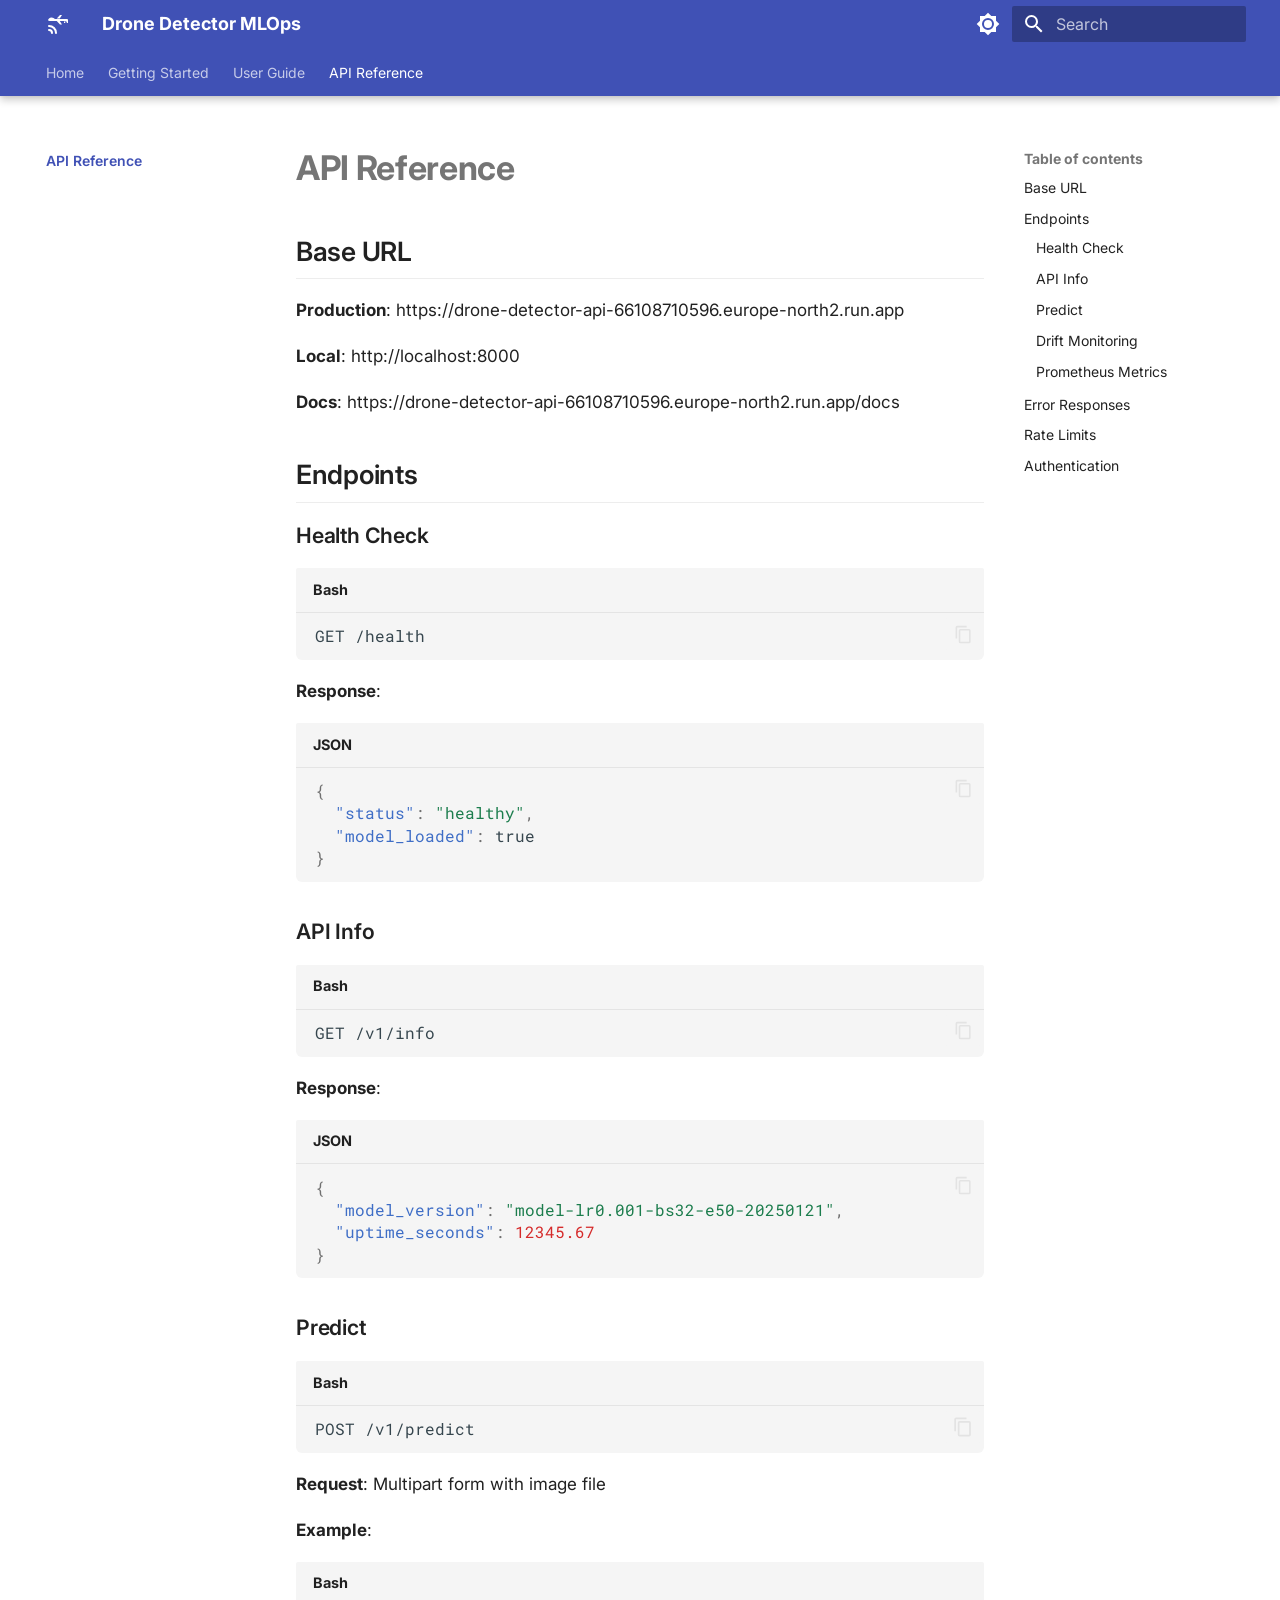
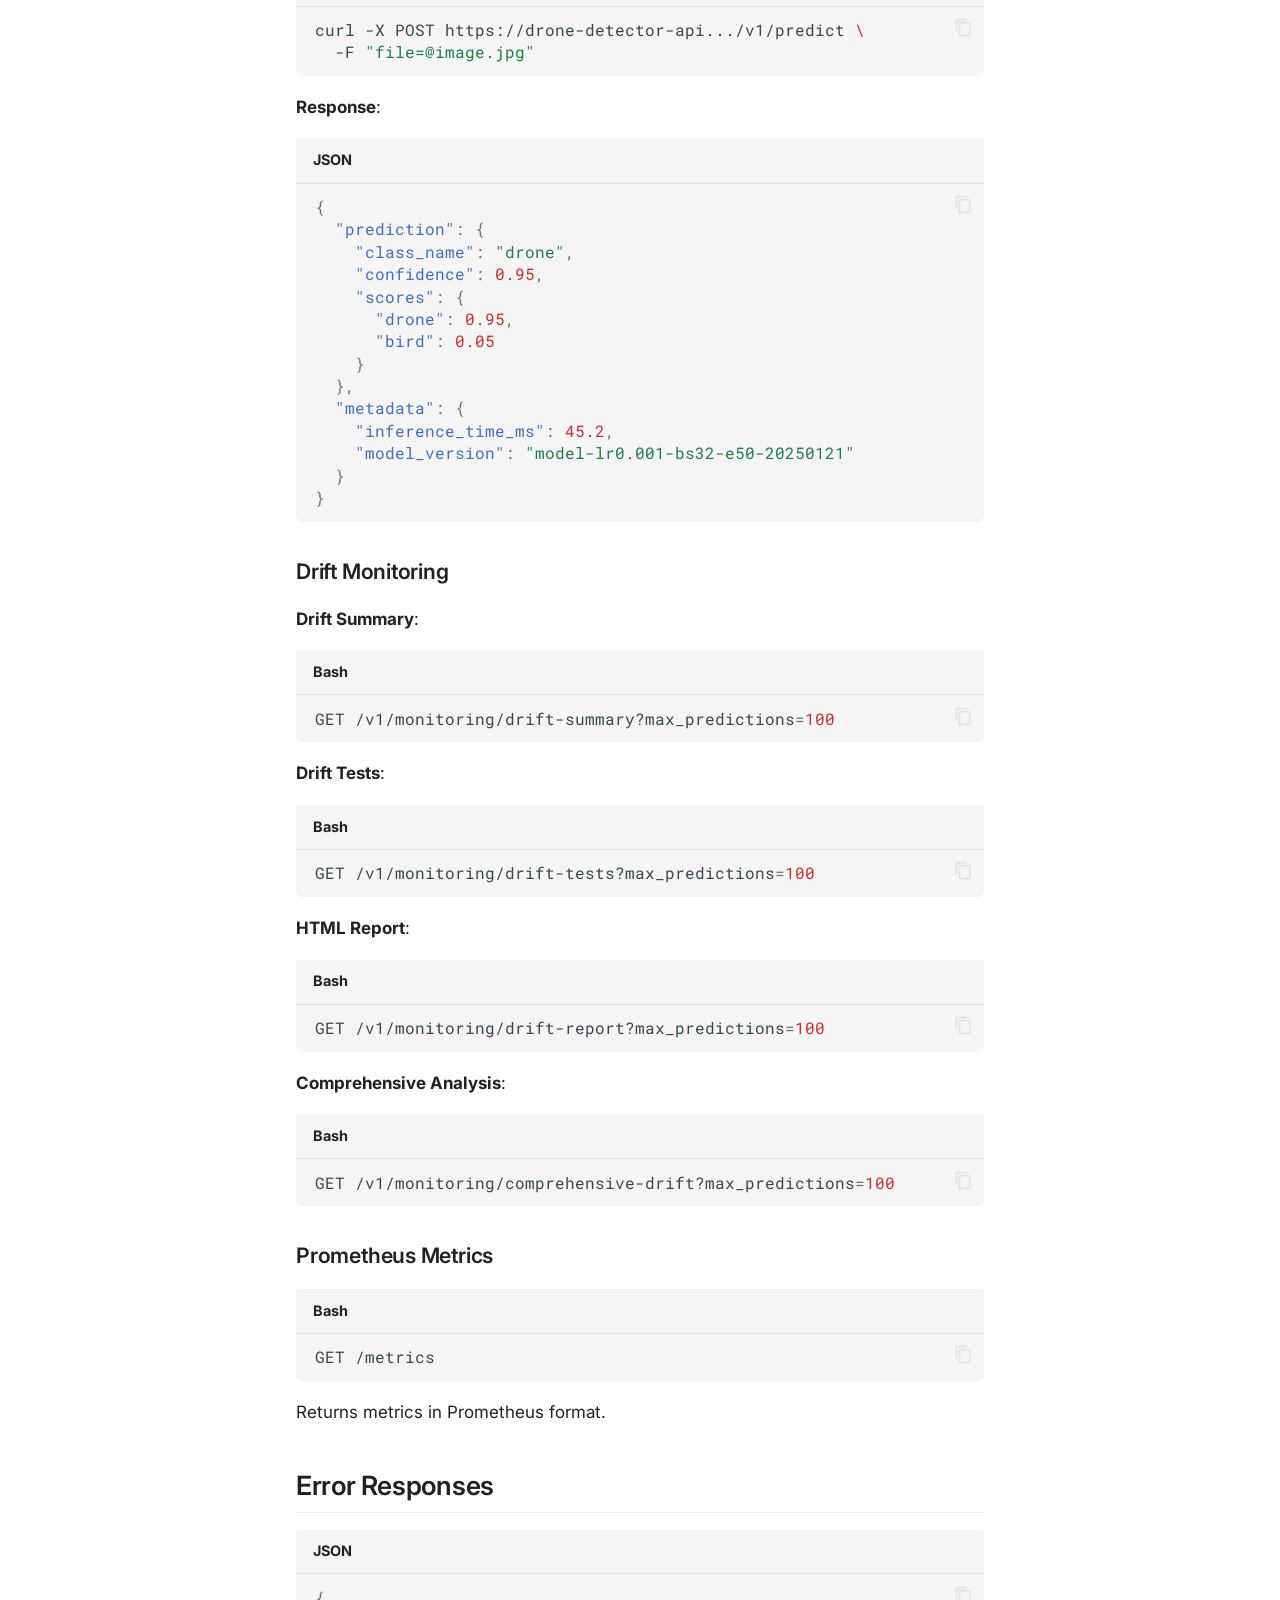
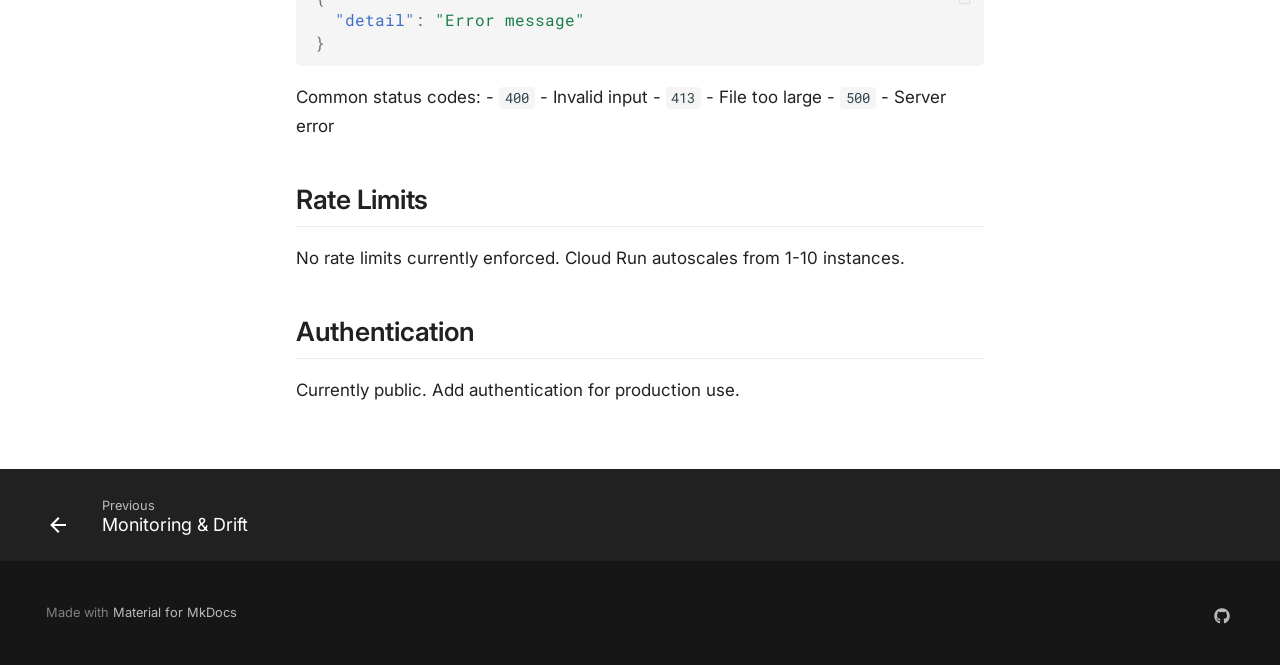
<file: api-reference/index.html>
<!doctype html>
<html lang="en" class="no-js">
  <head>
    
      <meta charset="utf-8">
      <meta name="viewport" content="width=device-width,initial-scale=1">
      
        <meta name="description" content="Machine Learning Operations documentation for the Drone Detector project - training, deployment, monitoring, and infrastructure.">
      
      
        <meta name="author" content="dtu-mlops">
      
      
      
        <link rel="prev" href="../monitoring/">
      
      
      
        
      
      
      <link rel="icon" href="../assets/images/favicon.png">
      <meta name="generator" content="mkdocs-1.6.1, mkdocs-material-9.7.1">
    
    
      
        <title>API Reference - Drone Detector MLOps</title>
      
    
    
      <link rel="stylesheet" href="../assets/stylesheets/main.484c7ddc.min.css">
      
        
        <link rel="stylesheet" href="../assets/stylesheets/palette.ab4e12ef.min.css">
      
      


    
    
      
    
    
      
        
        
        <link rel="preconnect" href="https://fonts.gstatic.com" crossorigin>
        <link rel="stylesheet" href="https://fonts.googleapis.com/css?family=Inter:300,300i,400,400i,700,700i%7CRoboto+Mono:400,400i,700,700i&display=fallback">
        <style>:root{--md-text-font:"Inter";--md-code-font:"Roboto Mono"}</style>
      
    
    
      <link rel="stylesheet" href="../assets/_mkdocstrings.css">
    
      <link rel="stylesheet" href="../stylesheets/extra.css">
    
    <script>__md_scope=new URL("..",location),__md_hash=e=>[...e].reduce(((e,_)=>(e<<5)-e+_.charCodeAt(0)),0),__md_get=(e,_=localStorage,t=__md_scope)=>JSON.parse(_.getItem(t.pathname+"."+e)),__md_set=(e,_,t=localStorage,a=__md_scope)=>{try{t.setItem(a.pathname+"."+e,JSON.stringify(_))}catch(e){}}</script>
    
      

    
    
  </head>
  
  
    
    
      
    
    
    
    
    <body dir="ltr" data-md-color-scheme="default" data-md-color-primary="indigo" data-md-color-accent="teal">
  
    
    <input class="md-toggle" data-md-toggle="drawer" type="checkbox" id="__drawer" autocomplete="off">
    <input class="md-toggle" data-md-toggle="search" type="checkbox" id="__search" autocomplete="off">
    <label class="md-overlay" for="__drawer"></label>
    <div data-md-component="skip">
      
        
        <a href="#api-reference" class="md-skip">
          Skip to content
        </a>
      
    </div>
    <div data-md-component="announce">
      
    </div>
    
    
      

  

<header class="md-header md-header--shadow md-header--lifted" data-md-component="header">
  <nav class="md-header__inner md-grid" aria-label="Header">
    <a href=".." title="Drone Detector MLOps" class="md-header__button md-logo" aria-label="Drone Detector MLOps" data-md-component="logo">
      
  
  <svg xmlns="http://www.w3.org/2000/svg" viewBox="0 0 24 24"><path d="M22 11h-1l-1-2h-6.25L16 12.5h-2L10.75 9H4c-.55 0-2-.45-2-1s1.5-2.5 3.5-2.5S7.67 6.5 9 7h12a1 1 0 0 1 1 1v3M10.75 6.5 14 3h2l-2.25 3.5zM18 11V9.5h1.75L19 11zM3 19a1 1 0 0 1-1-1 1 1 0 0 1 1-1 4 4 0 0 1 4 4 1 1 0 0 1-1 1 1 1 0 0 1-1-1 2 2 0 0 0-2-2m8 2a1 1 0 0 1-1 1 1 1 0 0 1-1-1 6 6 0 0 0-6-6 1 1 0 0 1-1-1 1 1 0 0 1 1-1 8 8 0 0 1 8 8"/></svg>

    </a>
    <label class="md-header__button md-icon" for="__drawer">
      
      <svg xmlns="http://www.w3.org/2000/svg" viewBox="0 0 24 24"><path d="M3 6h18v2H3zm0 5h18v2H3zm0 5h18v2H3z"/></svg>
    </label>
    <div class="md-header__title" data-md-component="header-title">
      <div class="md-header__ellipsis">
        <div class="md-header__topic">
          <span class="md-ellipsis">
            Drone Detector MLOps
          </span>
        </div>
        <div class="md-header__topic" data-md-component="header-topic">
          <span class="md-ellipsis">
            
              API Reference
            
          </span>
        </div>
      </div>
    </div>
    
      
        <form class="md-header__option" data-md-component="palette">
  
    
    
    
    <input class="md-option" data-md-color-media="(prefers-color-scheme: light)" data-md-color-scheme="default" data-md-color-primary="indigo" data-md-color-accent="teal"  aria-label="Switch to dark mode"  type="radio" name="__palette" id="__palette_0">
    
      <label class="md-header__button md-icon" title="Switch to dark mode" for="__palette_1" hidden>
        <svg xmlns="http://www.w3.org/2000/svg" viewBox="0 0 24 24"><path d="M12 8a4 4 0 0 0-4 4 4 4 0 0 0 4 4 4 4 0 0 0 4-4 4 4 0 0 0-4-4m0 10a6 6 0 0 1-6-6 6 6 0 0 1 6-6 6 6 0 0 1 6 6 6 6 0 0 1-6 6m8-9.31V4h-4.69L12 .69 8.69 4H4v4.69L.69 12 4 15.31V20h4.69L12 23.31 15.31 20H20v-4.69L23.31 12z"/></svg>
      </label>
    
  
    
    
    
    <input class="md-option" data-md-color-media="(prefers-color-scheme: dark)" data-md-color-scheme="slate" data-md-color-primary="indigo" data-md-color-accent="teal"  aria-label="Switch to light mode"  type="radio" name="__palette" id="__palette_1">
    
      <label class="md-header__button md-icon" title="Switch to light mode" for="__palette_0" hidden>
        <svg xmlns="http://www.w3.org/2000/svg" viewBox="0 0 24 24"><path d="M12 18c-.89 0-1.74-.2-2.5-.55C11.56 16.5 13 14.42 13 12s-1.44-4.5-3.5-5.45C10.26 6.2 11.11 6 12 6a6 6 0 0 1 6 6 6 6 0 0 1-6 6m8-9.31V4h-4.69L12 .69 8.69 4H4v4.69L.69 12 4 15.31V20h4.69L12 23.31 15.31 20H20v-4.69L23.31 12z"/></svg>
      </label>
    
  
</form>
      
    
    
      <script>var palette=__md_get("__palette");if(palette&&palette.color){if("(prefers-color-scheme)"===palette.color.media){var media=matchMedia("(prefers-color-scheme: light)"),input=document.querySelector(media.matches?"[data-md-color-media='(prefers-color-scheme: light)']":"[data-md-color-media='(prefers-color-scheme: dark)']");palette.color.media=input.getAttribute("data-md-color-media"),palette.color.scheme=input.getAttribute("data-md-color-scheme"),palette.color.primary=input.getAttribute("data-md-color-primary"),palette.color.accent=input.getAttribute("data-md-color-accent")}for(var[key,value]of Object.entries(palette.color))document.body.setAttribute("data-md-color-"+key,value)}</script>
    
    
    
      
      
        <label class="md-header__button md-icon" for="__search">
          
          <svg xmlns="http://www.w3.org/2000/svg" viewBox="0 0 24 24"><path d="M9.5 3A6.5 6.5 0 0 1 16 9.5c0 1.61-.59 3.09-1.56 4.23l.27.27h.79l5 5-1.5 1.5-5-5v-.79l-.27-.27A6.52 6.52 0 0 1 9.5 16 6.5 6.5 0 0 1 3 9.5 6.5 6.5 0 0 1 9.5 3m0 2C7 5 5 7 5 9.5S7 14 9.5 14 14 12 14 9.5 12 5 9.5 5"/></svg>
        </label>
        <div class="md-search" data-md-component="search" role="dialog">
  <label class="md-search__overlay" for="__search"></label>
  <div class="md-search__inner" role="search">
    <form class="md-search__form" name="search">
      <input type="text" class="md-search__input" name="query" aria-label="Search" placeholder="Search" autocapitalize="off" autocorrect="off" autocomplete="off" spellcheck="false" data-md-component="search-query" required>
      <label class="md-search__icon md-icon" for="__search">
        
        <svg xmlns="http://www.w3.org/2000/svg" viewBox="0 0 24 24"><path d="M9.5 3A6.5 6.5 0 0 1 16 9.5c0 1.61-.59 3.09-1.56 4.23l.27.27h.79l5 5-1.5 1.5-5-5v-.79l-.27-.27A6.52 6.52 0 0 1 9.5 16 6.5 6.5 0 0 1 3 9.5 6.5 6.5 0 0 1 9.5 3m0 2C7 5 5 7 5 9.5S7 14 9.5 14 14 12 14 9.5 12 5 9.5 5"/></svg>
        
        <svg xmlns="http://www.w3.org/2000/svg" viewBox="0 0 24 24"><path d="M20 11v2H8l5.5 5.5-1.42 1.42L4.16 12l7.92-7.92L13.5 5.5 8 11z"/></svg>
      </label>
      <nav class="md-search__options" aria-label="Search">
        
          <a href="javascript:void(0)" class="md-search__icon md-icon" title="Share" aria-label="Share" data-clipboard data-clipboard-text="" data-md-component="search-share" tabindex="-1">
            
            <svg xmlns="http://www.w3.org/2000/svg" viewBox="0 0 24 24"><path d="M18 16.08c-.76 0-1.44.3-1.96.77L8.91 12.7c.05-.23.09-.46.09-.7s-.04-.47-.09-.7l7.05-4.11c.54.5 1.25.81 2.04.81a3 3 0 0 0 3-3 3 3 0 0 0-3-3 3 3 0 0 0-3 3c0 .24.04.47.09.7L8.04 9.81C7.5 9.31 6.79 9 6 9a3 3 0 0 0-3 3 3 3 0 0 0 3 3c.79 0 1.5-.31 2.04-.81l7.12 4.15c-.05.21-.08.43-.08.66 0 1.61 1.31 2.91 2.92 2.91s2.92-1.3 2.92-2.91A2.92 2.92 0 0 0 18 16.08"/></svg>
          </a>
        
        <button type="reset" class="md-search__icon md-icon" title="Clear" aria-label="Clear" tabindex="-1">
          
          <svg xmlns="http://www.w3.org/2000/svg" viewBox="0 0 24 24"><path d="M19 6.41 17.59 5 12 10.59 6.41 5 5 6.41 10.59 12 5 17.59 6.41 19 12 13.41 17.59 19 19 17.59 13.41 12z"/></svg>
        </button>
      </nav>
      
        <div class="md-search__suggest" data-md-component="search-suggest"></div>
      
    </form>
    <div class="md-search__output">
      <div class="md-search__scrollwrap" tabindex="0" data-md-scrollfix>
        <div class="md-search-result" data-md-component="search-result">
          <div class="md-search-result__meta">
            Initializing search
          </div>
          <ol class="md-search-result__list" role="presentation"></ol>
        </div>
      </div>
    </div>
  </div>
</div>
      
    
    
  </nav>
  
    
      
<nav class="md-tabs" aria-label="Tabs" data-md-component="tabs">
  <div class="md-grid">
    <ul class="md-tabs__list">
      
        
  
  
  
  
    <li class="md-tabs__item">
      <a href=".." class="md-tabs__link">
        
  
  
    
  
  Home

      </a>
    </li>
  

      
        
  
  
  
  
    <li class="md-tabs__item">
      <a href="../getting-started/" class="md-tabs__link">
        
  
  
    
  
  Getting Started

      </a>
    </li>
  

      
        
  
  
  
  
    
    
      <li class="md-tabs__item">
        <a href="../training/" class="md-tabs__link">
          
  
  
    
  
  User Guide

        </a>
      </li>
    
  

      
        
  
  
  
    
  
  
    <li class="md-tabs__item md-tabs__item--active">
      <a href="./" class="md-tabs__link">
        
  
  
    
  
  API Reference

      </a>
    </li>
  

      
    </ul>
  </div>
</nav>
    
  
</header>
    
    <div class="md-container" data-md-component="container">
      
      
        
      
      <main class="md-main" data-md-component="main">
        <div class="md-main__inner md-grid">
          
            
              
              <div class="md-sidebar md-sidebar--primary" data-md-component="sidebar" data-md-type="navigation" >
                <div class="md-sidebar__scrollwrap">
                  <div class="md-sidebar__inner">
                    


  


<nav class="md-nav md-nav--primary md-nav--lifted" aria-label="Navigation" data-md-level="0">
  <label class="md-nav__title" for="__drawer">
    <a href=".." title="Drone Detector MLOps" class="md-nav__button md-logo" aria-label="Drone Detector MLOps" data-md-component="logo">
      
  
  <svg xmlns="http://www.w3.org/2000/svg" viewBox="0 0 24 24"><path d="M22 11h-1l-1-2h-6.25L16 12.5h-2L10.75 9H4c-.55 0-2-.45-2-1s1.5-2.5 3.5-2.5S7.67 6.5 9 7h12a1 1 0 0 1 1 1v3M10.75 6.5 14 3h2l-2.25 3.5zM18 11V9.5h1.75L19 11zM3 19a1 1 0 0 1-1-1 1 1 0 0 1 1-1 4 4 0 0 1 4 4 1 1 0 0 1-1 1 1 1 0 0 1-1-1 2 2 0 0 0-2-2m8 2a1 1 0 0 1-1 1 1 1 0 0 1-1-1 6 6 0 0 0-6-6 1 1 0 0 1-1-1 1 1 0 0 1 1-1 8 8 0 0 1 8 8"/></svg>

    </a>
    Drone Detector MLOps
  </label>
  
  <ul class="md-nav__list" data-md-scrollfix>
    
      
      
  
  
  
  
    <li class="md-nav__item">
      <a href=".." class="md-nav__link">
        
  
  
  <span class="md-ellipsis">
    
  
    Home
  

    
  </span>
  
  

      </a>
    </li>
  

    
      
      
  
  
  
  
    <li class="md-nav__item">
      <a href="../getting-started/" class="md-nav__link">
        
  
  
  <span class="md-ellipsis">
    
  
    Getting Started
  

    
  </span>
  
  

      </a>
    </li>
  

    
      
      
  
  
  
  
    
    
      
        
      
        
      
        
      
        
      
    
    
    
      
      
        
      
    
    
    <li class="md-nav__item md-nav__item--nested">
      
        
        
          
        
        <input class="md-nav__toggle md-toggle md-toggle--indeterminate" type="checkbox" id="__nav_3" >
        
          
          <label class="md-nav__link" for="__nav_3" id="__nav_3_label" tabindex="0">
            
  
  
  <span class="md-ellipsis">
    
  
    User Guide
  

    
  </span>
  
  

            <span class="md-nav__icon md-icon"></span>
          </label>
        
        <nav class="md-nav" data-md-level="1" aria-labelledby="__nav_3_label" aria-expanded="false">
          <label class="md-nav__title" for="__nav_3">
            <span class="md-nav__icon md-icon"></span>
            
  
    User Guide
  

          </label>
          <ul class="md-nav__list" data-md-scrollfix>
            
              
                
  
  
  
  
    <li class="md-nav__item">
      <a href="../training/" class="md-nav__link">
        
  
  
  <span class="md-ellipsis">
    
  
    Training Models
  

    
  </span>
  
  

      </a>
    </li>
  

              
            
              
                
  
  
  
  
    <li class="md-nav__item">
      <a href="../cloud-infrastructure/" class="md-nav__link">
        
  
  
  <span class="md-ellipsis">
    
  
    Cloud Infrastructure
  

    
  </span>
  
  

      </a>
    </li>
  

              
            
              
                
  
  
  
  
    <li class="md-nav__item">
      <a href="../deployment/" class="md-nav__link">
        
  
  
  <span class="md-ellipsis">
    
  
    Deployment
  

    
  </span>
  
  

      </a>
    </li>
  

              
            
              
                
  
  
  
  
    <li class="md-nav__item">
      <a href="../monitoring/" class="md-nav__link">
        
  
  
  <span class="md-ellipsis">
    
  
    Monitoring & Drift
  

    
  </span>
  
  

      </a>
    </li>
  

              
            
          </ul>
        </nav>
      
    </li>
  

    
      
      
  
  
    
  
  
  
    <li class="md-nav__item md-nav__item--active">
      
      <input class="md-nav__toggle md-toggle" type="checkbox" id="__toc">
      
      
        
      
      
        <label class="md-nav__link md-nav__link--active" for="__toc">
          
  
  
  <span class="md-ellipsis">
    
  
    API Reference
  

    
  </span>
  
  

          <span class="md-nav__icon md-icon"></span>
        </label>
      
      <a href="./" class="md-nav__link md-nav__link--active">
        
  
  
  <span class="md-ellipsis">
    
  
    API Reference
  

    
  </span>
  
  

      </a>
      
        

<nav class="md-nav md-nav--secondary" aria-label="Table of contents">
  
  
  
    
  
  
    <label class="md-nav__title" for="__toc">
      <span class="md-nav__icon md-icon"></span>
      Table of contents
    </label>
    <ul class="md-nav__list" data-md-component="toc" data-md-scrollfix>
      
        <li class="md-nav__item">
  <a href="#base-url" class="md-nav__link">
    <span class="md-ellipsis">
      
        Base URL
      
    </span>
  </a>
  
</li>
      
        <li class="md-nav__item">
  <a href="#endpoints" class="md-nav__link">
    <span class="md-ellipsis">
      
        Endpoints
      
    </span>
  </a>
  
    <nav class="md-nav" aria-label="Endpoints">
      <ul class="md-nav__list">
        
          <li class="md-nav__item">
  <a href="#health-check" class="md-nav__link">
    <span class="md-ellipsis">
      
        Health Check
      
    </span>
  </a>
  
</li>
        
          <li class="md-nav__item">
  <a href="#api-info" class="md-nav__link">
    <span class="md-ellipsis">
      
        API Info
      
    </span>
  </a>
  
</li>
        
          <li class="md-nav__item">
  <a href="#predict" class="md-nav__link">
    <span class="md-ellipsis">
      
        Predict
      
    </span>
  </a>
  
</li>
        
          <li class="md-nav__item">
  <a href="#drift-monitoring" class="md-nav__link">
    <span class="md-ellipsis">
      
        Drift Monitoring
      
    </span>
  </a>
  
</li>
        
          <li class="md-nav__item">
  <a href="#prometheus-metrics" class="md-nav__link">
    <span class="md-ellipsis">
      
        Prometheus Metrics
      
    </span>
  </a>
  
</li>
        
      </ul>
    </nav>
  
</li>
      
        <li class="md-nav__item">
  <a href="#error-responses" class="md-nav__link">
    <span class="md-ellipsis">
      
        Error Responses
      
    </span>
  </a>
  
</li>
      
        <li class="md-nav__item">
  <a href="#rate-limits" class="md-nav__link">
    <span class="md-ellipsis">
      
        Rate Limits
      
    </span>
  </a>
  
</li>
      
        <li class="md-nav__item">
  <a href="#authentication" class="md-nav__link">
    <span class="md-ellipsis">
      
        Authentication
      
    </span>
  </a>
  
</li>
      
    </ul>
  
</nav>
      
    </li>
  

    
  </ul>
</nav>
                  </div>
                </div>
              </div>
            
            
              
              <div class="md-sidebar md-sidebar--secondary" data-md-component="sidebar" data-md-type="toc" >
                <div class="md-sidebar__scrollwrap">
                  <div class="md-sidebar__inner">
                    

<nav class="md-nav md-nav--secondary" aria-label="Table of contents">
  
  
  
    
  
  
    <label class="md-nav__title" for="__toc">
      <span class="md-nav__icon md-icon"></span>
      Table of contents
    </label>
    <ul class="md-nav__list" data-md-component="toc" data-md-scrollfix>
      
        <li class="md-nav__item">
  <a href="#base-url" class="md-nav__link">
    <span class="md-ellipsis">
      
        Base URL
      
    </span>
  </a>
  
</li>
      
        <li class="md-nav__item">
  <a href="#endpoints" class="md-nav__link">
    <span class="md-ellipsis">
      
        Endpoints
      
    </span>
  </a>
  
    <nav class="md-nav" aria-label="Endpoints">
      <ul class="md-nav__list">
        
          <li class="md-nav__item">
  <a href="#health-check" class="md-nav__link">
    <span class="md-ellipsis">
      
        Health Check
      
    </span>
  </a>
  
</li>
        
          <li class="md-nav__item">
  <a href="#api-info" class="md-nav__link">
    <span class="md-ellipsis">
      
        API Info
      
    </span>
  </a>
  
</li>
        
          <li class="md-nav__item">
  <a href="#predict" class="md-nav__link">
    <span class="md-ellipsis">
      
        Predict
      
    </span>
  </a>
  
</li>
        
          <li class="md-nav__item">
  <a href="#drift-monitoring" class="md-nav__link">
    <span class="md-ellipsis">
      
        Drift Monitoring
      
    </span>
  </a>
  
</li>
        
          <li class="md-nav__item">
  <a href="#prometheus-metrics" class="md-nav__link">
    <span class="md-ellipsis">
      
        Prometheus Metrics
      
    </span>
  </a>
  
</li>
        
      </ul>
    </nav>
  
</li>
      
        <li class="md-nav__item">
  <a href="#error-responses" class="md-nav__link">
    <span class="md-ellipsis">
      
        Error Responses
      
    </span>
  </a>
  
</li>
      
        <li class="md-nav__item">
  <a href="#rate-limits" class="md-nav__link">
    <span class="md-ellipsis">
      
        Rate Limits
      
    </span>
  </a>
  
</li>
      
        <li class="md-nav__item">
  <a href="#authentication" class="md-nav__link">
    <span class="md-ellipsis">
      
        Authentication
      
    </span>
  </a>
  
</li>
      
    </ul>
  
</nav>
                  </div>
                </div>
              </div>
            
          
          
            <div class="md-content" data-md-component="content">
              
                



  


              
              <article class="md-content__inner md-typeset">
                
                  



<h1 id="api-reference">API Reference<a class="headerlink" href="#api-reference" title="Anchor link to this section">&para;</a></h1>
<h2 id="base-url">Base URL<a class="headerlink" href="#base-url" title="Anchor link to this section">&para;</a></h2>
<p><strong>Production</strong>: https://drone-detector-api-66108710596.europe-north2.run.app</p>
<p><strong>Local</strong>: http://localhost:8000</p>
<p><strong>Docs</strong>: https://drone-detector-api-66108710596.europe-north2.run.app/docs</p>
<h2 id="endpoints">Endpoints<a class="headerlink" href="#endpoints" title="Anchor link to this section">&para;</a></h2>
<h3 id="health-check">Health Check<a class="headerlink" href="#health-check" title="Anchor link to this section">&para;</a></h3>
<div class="language-bash highlight"><span class="filename">Bash</span><pre><span></span><code><span id="__span-0-1"><a id="__codelineno-0-1" name="__codelineno-0-1" href="#__codelineno-0-1"></a>GET<span class="w"> </span>/health
</span></code></pre></div>
<p><strong>Response</strong>:
<div class="language-json highlight"><span class="filename">JSON</span><pre><span></span><code><span id="__span-1-1"><a id="__codelineno-1-1" name="__codelineno-1-1" href="#__codelineno-1-1"></a><span class="p">{</span>
</span><span id="__span-1-2"><a id="__codelineno-1-2" name="__codelineno-1-2" href="#__codelineno-1-2"></a><span class="w">  </span><span class="nt">&quot;status&quot;</span><span class="p">:</span><span class="w"> </span><span class="s2">&quot;healthy&quot;</span><span class="p">,</span>
</span><span id="__span-1-3"><a id="__codelineno-1-3" name="__codelineno-1-3" href="#__codelineno-1-3"></a><span class="w">  </span><span class="nt">&quot;model_loaded&quot;</span><span class="p">:</span><span class="w"> </span><span class="kc">true</span>
</span><span id="__span-1-4"><a id="__codelineno-1-4" name="__codelineno-1-4" href="#__codelineno-1-4"></a><span class="p">}</span>
</span></code></pre></div></p>
<h3 id="api-info">API Info<a class="headerlink" href="#api-info" title="Anchor link to this section">&para;</a></h3>
<div class="language-bash highlight"><span class="filename">Bash</span><pre><span></span><code><span id="__span-2-1"><a id="__codelineno-2-1" name="__codelineno-2-1" href="#__codelineno-2-1"></a>GET<span class="w"> </span>/v1/info
</span></code></pre></div>
<p><strong>Response</strong>:
<div class="language-json highlight"><span class="filename">JSON</span><pre><span></span><code><span id="__span-3-1"><a id="__codelineno-3-1" name="__codelineno-3-1" href="#__codelineno-3-1"></a><span class="p">{</span>
</span><span id="__span-3-2"><a id="__codelineno-3-2" name="__codelineno-3-2" href="#__codelineno-3-2"></a><span class="w">  </span><span class="nt">&quot;model_version&quot;</span><span class="p">:</span><span class="w"> </span><span class="s2">&quot;model-lr0.001-bs32-e50-20250121&quot;</span><span class="p">,</span>
</span><span id="__span-3-3"><a id="__codelineno-3-3" name="__codelineno-3-3" href="#__codelineno-3-3"></a><span class="w">  </span><span class="nt">&quot;uptime_seconds&quot;</span><span class="p">:</span><span class="w"> </span><span class="mf">12345.67</span>
</span><span id="__span-3-4"><a id="__codelineno-3-4" name="__codelineno-3-4" href="#__codelineno-3-4"></a><span class="p">}</span>
</span></code></pre></div></p>
<h3 id="predict">Predict<a class="headerlink" href="#predict" title="Anchor link to this section">&para;</a></h3>
<div class="language-bash highlight"><span class="filename">Bash</span><pre><span></span><code><span id="__span-4-1"><a id="__codelineno-4-1" name="__codelineno-4-1" href="#__codelineno-4-1"></a>POST<span class="w"> </span>/v1/predict
</span></code></pre></div>
<p><strong>Request</strong>: Multipart form with image file</p>
<p><strong>Example</strong>:
<div class="language-bash highlight"><span class="filename">Bash</span><pre><span></span><code><span id="__span-5-1"><a id="__codelineno-5-1" name="__codelineno-5-1" href="#__codelineno-5-1"></a>curl<span class="w"> </span>-X<span class="w"> </span>POST<span class="w"> </span>https://drone-detector-api.../v1/predict<span class="w"> </span><span class="se">\</span>
</span><span id="__span-5-2"><a id="__codelineno-5-2" name="__codelineno-5-2" href="#__codelineno-5-2"></a><span class="w">  </span>-F<span class="w"> </span><span class="s2">&quot;file=@image.jpg&quot;</span>
</span></code></pre></div></p>
<p><strong>Response</strong>:
<div class="language-json highlight"><span class="filename">JSON</span><pre><span></span><code><span id="__span-6-1"><a id="__codelineno-6-1" name="__codelineno-6-1" href="#__codelineno-6-1"></a><span class="p">{</span>
</span><span id="__span-6-2"><a id="__codelineno-6-2" name="__codelineno-6-2" href="#__codelineno-6-2"></a><span class="w">  </span><span class="nt">&quot;prediction&quot;</span><span class="p">:</span><span class="w"> </span><span class="p">{</span>
</span><span id="__span-6-3"><a id="__codelineno-6-3" name="__codelineno-6-3" href="#__codelineno-6-3"></a><span class="w">    </span><span class="nt">&quot;class_name&quot;</span><span class="p">:</span><span class="w"> </span><span class="s2">&quot;drone&quot;</span><span class="p">,</span>
</span><span id="__span-6-4"><a id="__codelineno-6-4" name="__codelineno-6-4" href="#__codelineno-6-4"></a><span class="w">    </span><span class="nt">&quot;confidence&quot;</span><span class="p">:</span><span class="w"> </span><span class="mf">0.95</span><span class="p">,</span>
</span><span id="__span-6-5"><a id="__codelineno-6-5" name="__codelineno-6-5" href="#__codelineno-6-5"></a><span class="w">    </span><span class="nt">&quot;scores&quot;</span><span class="p">:</span><span class="w"> </span><span class="p">{</span>
</span><span id="__span-6-6"><a id="__codelineno-6-6" name="__codelineno-6-6" href="#__codelineno-6-6"></a><span class="w">      </span><span class="nt">&quot;drone&quot;</span><span class="p">:</span><span class="w"> </span><span class="mf">0.95</span><span class="p">,</span>
</span><span id="__span-6-7"><a id="__codelineno-6-7" name="__codelineno-6-7" href="#__codelineno-6-7"></a><span class="w">      </span><span class="nt">&quot;bird&quot;</span><span class="p">:</span><span class="w"> </span><span class="mf">0.05</span>
</span><span id="__span-6-8"><a id="__codelineno-6-8" name="__codelineno-6-8" href="#__codelineno-6-8"></a><span class="w">    </span><span class="p">}</span>
</span><span id="__span-6-9"><a id="__codelineno-6-9" name="__codelineno-6-9" href="#__codelineno-6-9"></a><span class="w">  </span><span class="p">},</span>
</span><span id="__span-6-10"><a id="__codelineno-6-10" name="__codelineno-6-10" href="#__codelineno-6-10"></a><span class="w">  </span><span class="nt">&quot;metadata&quot;</span><span class="p">:</span><span class="w"> </span><span class="p">{</span>
</span><span id="__span-6-11"><a id="__codelineno-6-11" name="__codelineno-6-11" href="#__codelineno-6-11"></a><span class="w">    </span><span class="nt">&quot;inference_time_ms&quot;</span><span class="p">:</span><span class="w"> </span><span class="mf">45.2</span><span class="p">,</span>
</span><span id="__span-6-12"><a id="__codelineno-6-12" name="__codelineno-6-12" href="#__codelineno-6-12"></a><span class="w">    </span><span class="nt">&quot;model_version&quot;</span><span class="p">:</span><span class="w"> </span><span class="s2">&quot;model-lr0.001-bs32-e50-20250121&quot;</span>
</span><span id="__span-6-13"><a id="__codelineno-6-13" name="__codelineno-6-13" href="#__codelineno-6-13"></a><span class="w">  </span><span class="p">}</span>
</span><span id="__span-6-14"><a id="__codelineno-6-14" name="__codelineno-6-14" href="#__codelineno-6-14"></a><span class="p">}</span>
</span></code></pre></div></p>
<h3 id="drift-monitoring">Drift Monitoring<a class="headerlink" href="#drift-monitoring" title="Anchor link to this section">&para;</a></h3>
<p><strong>Drift Summary</strong>:
<div class="language-bash highlight"><span class="filename">Bash</span><pre><span></span><code><span id="__span-7-1"><a id="__codelineno-7-1" name="__codelineno-7-1" href="#__codelineno-7-1"></a>GET<span class="w"> </span>/v1/monitoring/drift-summary?max_predictions<span class="o">=</span><span class="m">100</span>
</span></code></pre></div></p>
<p><strong>Drift Tests</strong>:
<div class="language-bash highlight"><span class="filename">Bash</span><pre><span></span><code><span id="__span-8-1"><a id="__codelineno-8-1" name="__codelineno-8-1" href="#__codelineno-8-1"></a>GET<span class="w"> </span>/v1/monitoring/drift-tests?max_predictions<span class="o">=</span><span class="m">100</span>
</span></code></pre></div></p>
<p><strong>HTML Report</strong>:
<div class="language-bash highlight"><span class="filename">Bash</span><pre><span></span><code><span id="__span-9-1"><a id="__codelineno-9-1" name="__codelineno-9-1" href="#__codelineno-9-1"></a>GET<span class="w"> </span>/v1/monitoring/drift-report?max_predictions<span class="o">=</span><span class="m">100</span>
</span></code></pre></div></p>
<p><strong>Comprehensive Analysis</strong>:
<div class="language-bash highlight"><span class="filename">Bash</span><pre><span></span><code><span id="__span-10-1"><a id="__codelineno-10-1" name="__codelineno-10-1" href="#__codelineno-10-1"></a>GET<span class="w"> </span>/v1/monitoring/comprehensive-drift?max_predictions<span class="o">=</span><span class="m">100</span>
</span></code></pre></div></p>
<h3 id="prometheus-metrics">Prometheus Metrics<a class="headerlink" href="#prometheus-metrics" title="Anchor link to this section">&para;</a></h3>
<div class="language-bash highlight"><span class="filename">Bash</span><pre><span></span><code><span id="__span-11-1"><a id="__codelineno-11-1" name="__codelineno-11-1" href="#__codelineno-11-1"></a>GET<span class="w"> </span>/metrics
</span></code></pre></div>
<p>Returns metrics in Prometheus format.</p>
<h2 id="error-responses">Error Responses<a class="headerlink" href="#error-responses" title="Anchor link to this section">&para;</a></h2>
<div class="language-json highlight"><span class="filename">JSON</span><pre><span></span><code><span id="__span-12-1"><a id="__codelineno-12-1" name="__codelineno-12-1" href="#__codelineno-12-1"></a><span class="p">{</span>
</span><span id="__span-12-2"><a id="__codelineno-12-2" name="__codelineno-12-2" href="#__codelineno-12-2"></a><span class="w">  </span><span class="nt">&quot;detail&quot;</span><span class="p">:</span><span class="w"> </span><span class="s2">&quot;Error message&quot;</span>
</span><span id="__span-12-3"><a id="__codelineno-12-3" name="__codelineno-12-3" href="#__codelineno-12-3"></a><span class="p">}</span>
</span></code></pre></div>
<p>Common status codes:
- <code>400</code> - Invalid input
- <code>413</code> - File too large
- <code>500</code> - Server error</p>
<h2 id="rate-limits">Rate Limits<a class="headerlink" href="#rate-limits" title="Anchor link to this section">&para;</a></h2>
<p>No rate limits currently enforced. Cloud Run autoscales from 1-10 instances.</p>
<h2 id="authentication">Authentication<a class="headerlink" href="#authentication" title="Anchor link to this section">&para;</a></h2>
<p>Currently public. Add authentication for production use.</p>












                
              </article>
            </div>
          
          
  <script>var tabs=__md_get("__tabs");if(Array.isArray(tabs))e:for(var set of document.querySelectorAll(".tabbed-set")){var labels=set.querySelector(".tabbed-labels");for(var tab of tabs)for(var label of labels.getElementsByTagName("label"))if(label.innerText.trim()===tab){var input=document.getElementById(label.htmlFor);input.checked=!0;continue e}}</script>

<script>var target=document.getElementById(location.hash.slice(1));target&&target.name&&(target.checked=target.name.startsWith("__tabbed_"))</script>
        </div>
        
          <button type="button" class="md-top md-icon" data-md-component="top" hidden>
  
  <svg xmlns="http://www.w3.org/2000/svg" viewBox="0 0 24 24"><path d="M13 20h-2V8l-5.5 5.5-1.42-1.42L12 4.16l7.92 7.92-1.42 1.42L13 8z"/></svg>
  Back to top
</button>
        
      </main>
      
        <footer class="md-footer">
  
    
      
      <nav class="md-footer__inner md-grid" aria-label="Footer" >
        
          
          <a href="../monitoring/" class="md-footer__link md-footer__link--prev" aria-label="Previous: Monitoring &amp; Drift">
            <div class="md-footer__button md-icon">
              
              <svg xmlns="http://www.w3.org/2000/svg" viewBox="0 0 24 24"><path d="M20 11v2H8l5.5 5.5-1.42 1.42L4.16 12l7.92-7.92L13.5 5.5 8 11z"/></svg>
            </div>
            <div class="md-footer__title">
              <span class="md-footer__direction">
                Previous
              </span>
              <div class="md-ellipsis">
                Monitoring & Drift
              </div>
            </div>
          </a>
        
        
      </nav>
    
  
  <div class="md-footer-meta md-typeset">
    <div class="md-footer-meta__inner md-grid">
      <div class="md-copyright">
  
  
    Made with
    <a href="https://squidfunk.github.io/mkdocs-material/" target="_blank" rel="noopener">
      Material for MkDocs
    </a>
  
</div>
      
        
<div class="md-social">
  
    
    
    
    
    <a href="https://github.com/dtu-mlops" target="_blank" rel="noopener" title="DTU MLOps on GitHub" class="md-social__link">
      <svg xmlns="http://www.w3.org/2000/svg" viewBox="0 0 512 512"><!--! Font Awesome Free 7.1.0 by @fontawesome - https://fontawesome.com License - https://fontawesome.com/license/free (Icons: CC BY 4.0, Fonts: SIL OFL 1.1, Code: MIT License) Copyright 2025 Fonticons, Inc.--><path d="M173.9 397.4c0 2-2.3 3.6-5.2 3.6-3.3.3-5.6-1.3-5.6-3.6 0-2 2.3-3.6 5.2-3.6 3-.3 5.6 1.3 5.6 3.6m-31.1-4.5c-.7 2 1.3 4.3 4.3 4.9 2.6 1 5.6 0 6.2-2s-1.3-4.3-4.3-5.2c-2.6-.7-5.5.3-6.2 2.3m44.2-1.7c-2.9.7-4.9 2.6-4.6 4.9.3 2 2.9 3.3 5.9 2.6 2.9-.7 4.9-2.6 4.6-4.6-.3-1.9-3-3.2-5.9-2.9M252.8 8C114.1 8 8 113.3 8 252c0 110.9 69.8 205.8 169.5 239.2 12.8 2.3 17.3-5.6 17.3-12.1 0-6.2-.3-40.4-.3-61.4 0 0-70 15-84.7-29.8 0 0-11.4-29.1-27.8-36.6 0 0-22.9-15.7 1.6-15.4 0 0 24.9 2 38.6 25.8 21.9 38.6 58.6 27.5 72.9 20.9 2.3-16 8.8-27.1 16-33.7-55.9-6.2-112.3-14.3-112.3-110.5 0-27.5 7.6-41.3 23.6-58.9-2.6-6.5-11.1-33.3 2.6-67.9 20.9-6.5 69 27 69 27 20-5.6 41.5-8.5 62.8-8.5s42.8 2.9 62.8 8.5c0 0 48.1-33.6 69-27 13.7 34.7 5.2 61.4 2.6 67.9 16 17.7 25.8 31.5 25.8 58.9 0 96.5-58.9 104.2-114.8 110.5 9.2 7.9 17 22.9 17 46.4 0 33.7-.3 75.4-.3 83.6 0 6.5 4.6 14.4 17.3 12.1C436.2 457.8 504 362.9 504 252 504 113.3 391.5 8 252.8 8M105.2 352.9c-1.3 1-1 3.3.7 5.2 1.6 1.6 3.9 2.3 5.2 1 1.3-1 1-3.3-.7-5.2-1.6-1.6-3.9-2.3-5.2-1m-10.8-8.1c-.7 1.3.3 2.9 2.3 3.9 1.6 1 3.6.7 4.3-.7.7-1.3-.3-2.9-2.3-3.9-2-.6-3.6-.3-4.3.7m32.4 35.6c-1.6 1.3-1 4.3 1.3 6.2 2.3 2.3 5.2 2.6 6.5 1 1.3-1.3.7-4.3-1.3-6.2-2.2-2.3-5.2-2.6-6.5-1m-11.4-14.7c-1.6 1-1.6 3.6 0 5.9s4.3 3.3 5.6 2.3c1.6-1.3 1.6-3.9 0-6.2-1.4-2.3-4-3.3-5.6-2"/></svg>
    </a>
  
</div>
      
    </div>
  </div>
</footer>
      
    </div>
    <div class="md-dialog" data-md-component="dialog">
      <div class="md-dialog__inner md-typeset"></div>
    </div>
    
    
    
      
      
      <script id="__config" type="application/json">{"annotate": null, "base": "..", "features": ["navigation.tabs", "navigation.tabs.sticky", "navigation.sections", "navigation.expand", "navigation.path", "navigation.top", "navigation.footer", "navigation.indexes", "search.suggest", "search.highlight", "search.share", "content.code.copy", "content.code.annotate", "content.tabs.link", "content.tooltips", "toc.follow"], "search": "../assets/javascripts/workers/search.2c215733.min.js", "tags": null, "translations": {"clipboard.copied": "Copied to clipboard", "clipboard.copy": "Copy to clipboard", "search.result.more.one": "1 more on this page", "search.result.more.other": "# more on this page", "search.result.none": "No matching documents", "search.result.one": "1 matching document", "search.result.other": "# matching documents", "search.result.placeholder": "Type to start searching", "search.result.term.missing": "Missing", "select.version": "Select version"}, "version": null}</script>
    
    
      <script src="../assets/javascripts/bundle.79ae519e.min.js"></script>
      
        <script src="../javascripts/extra.js"></script>
      
    
  </body>
</html>
</file>
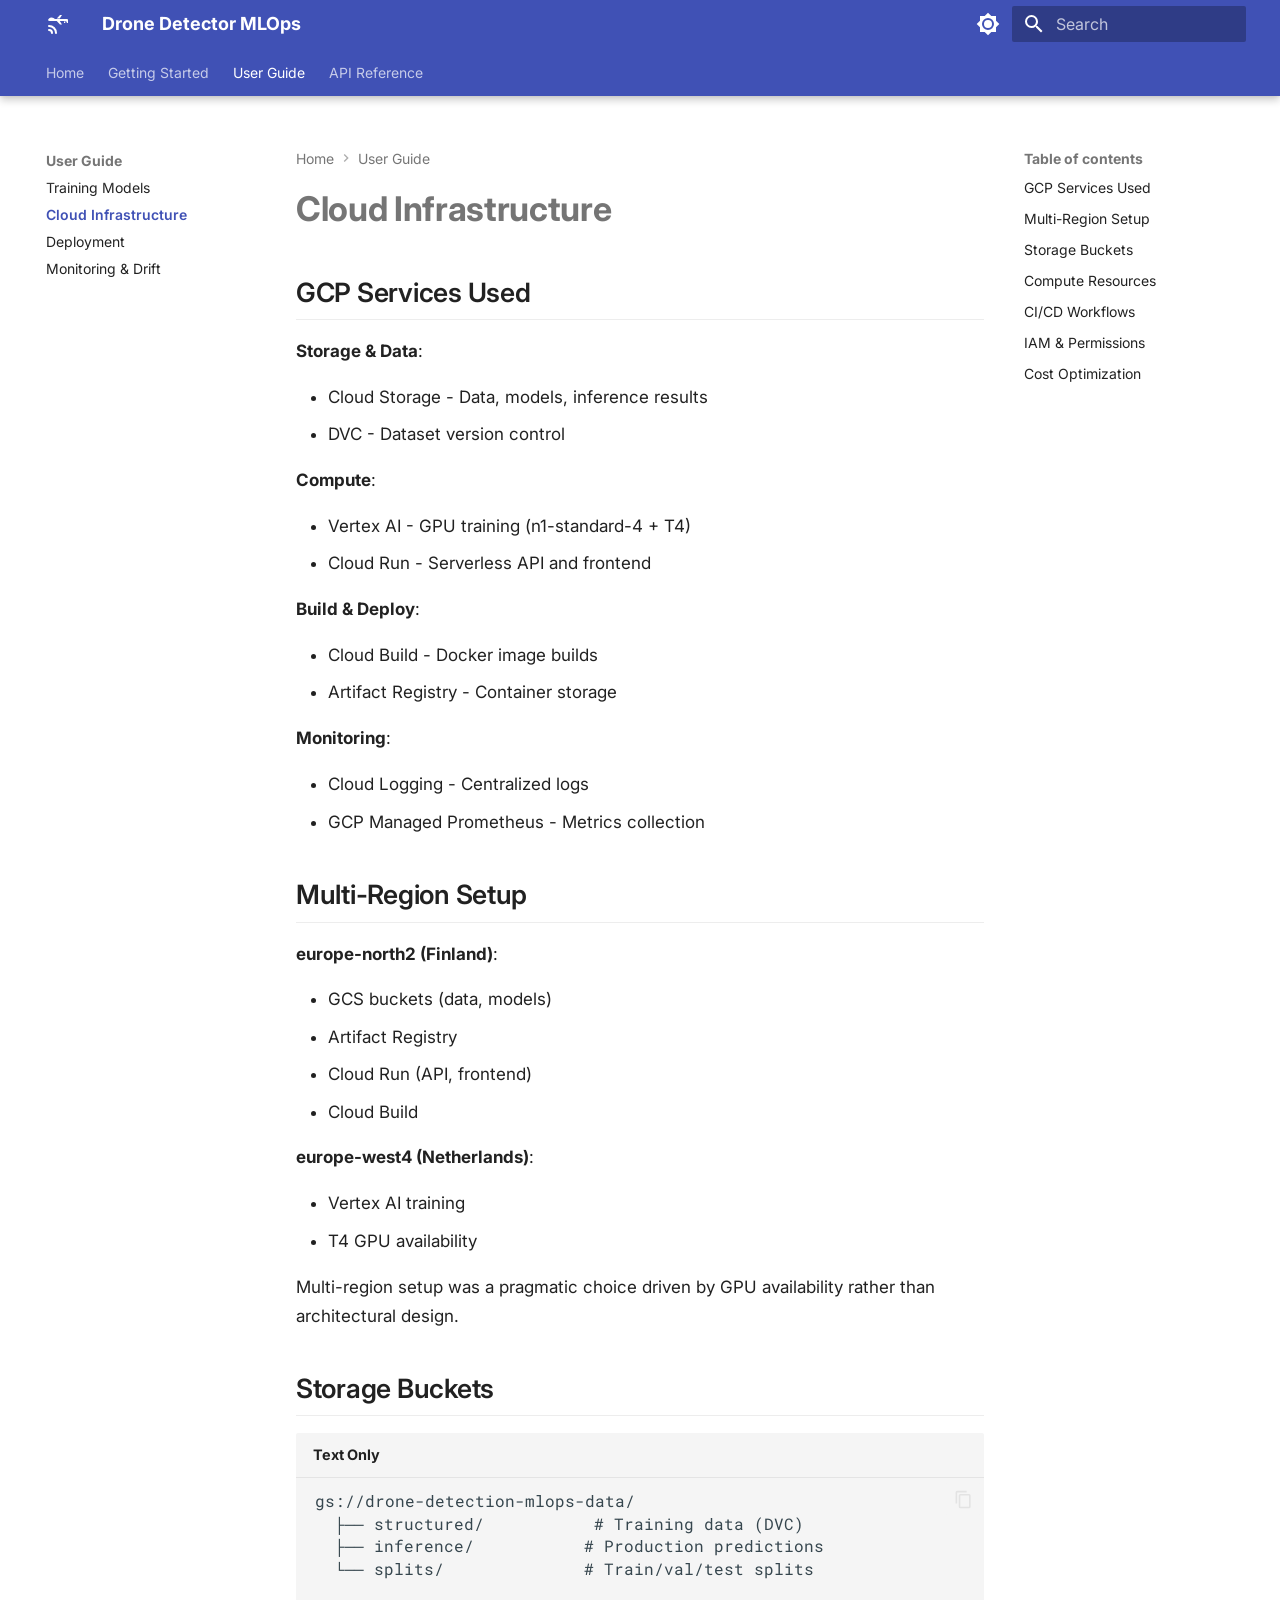
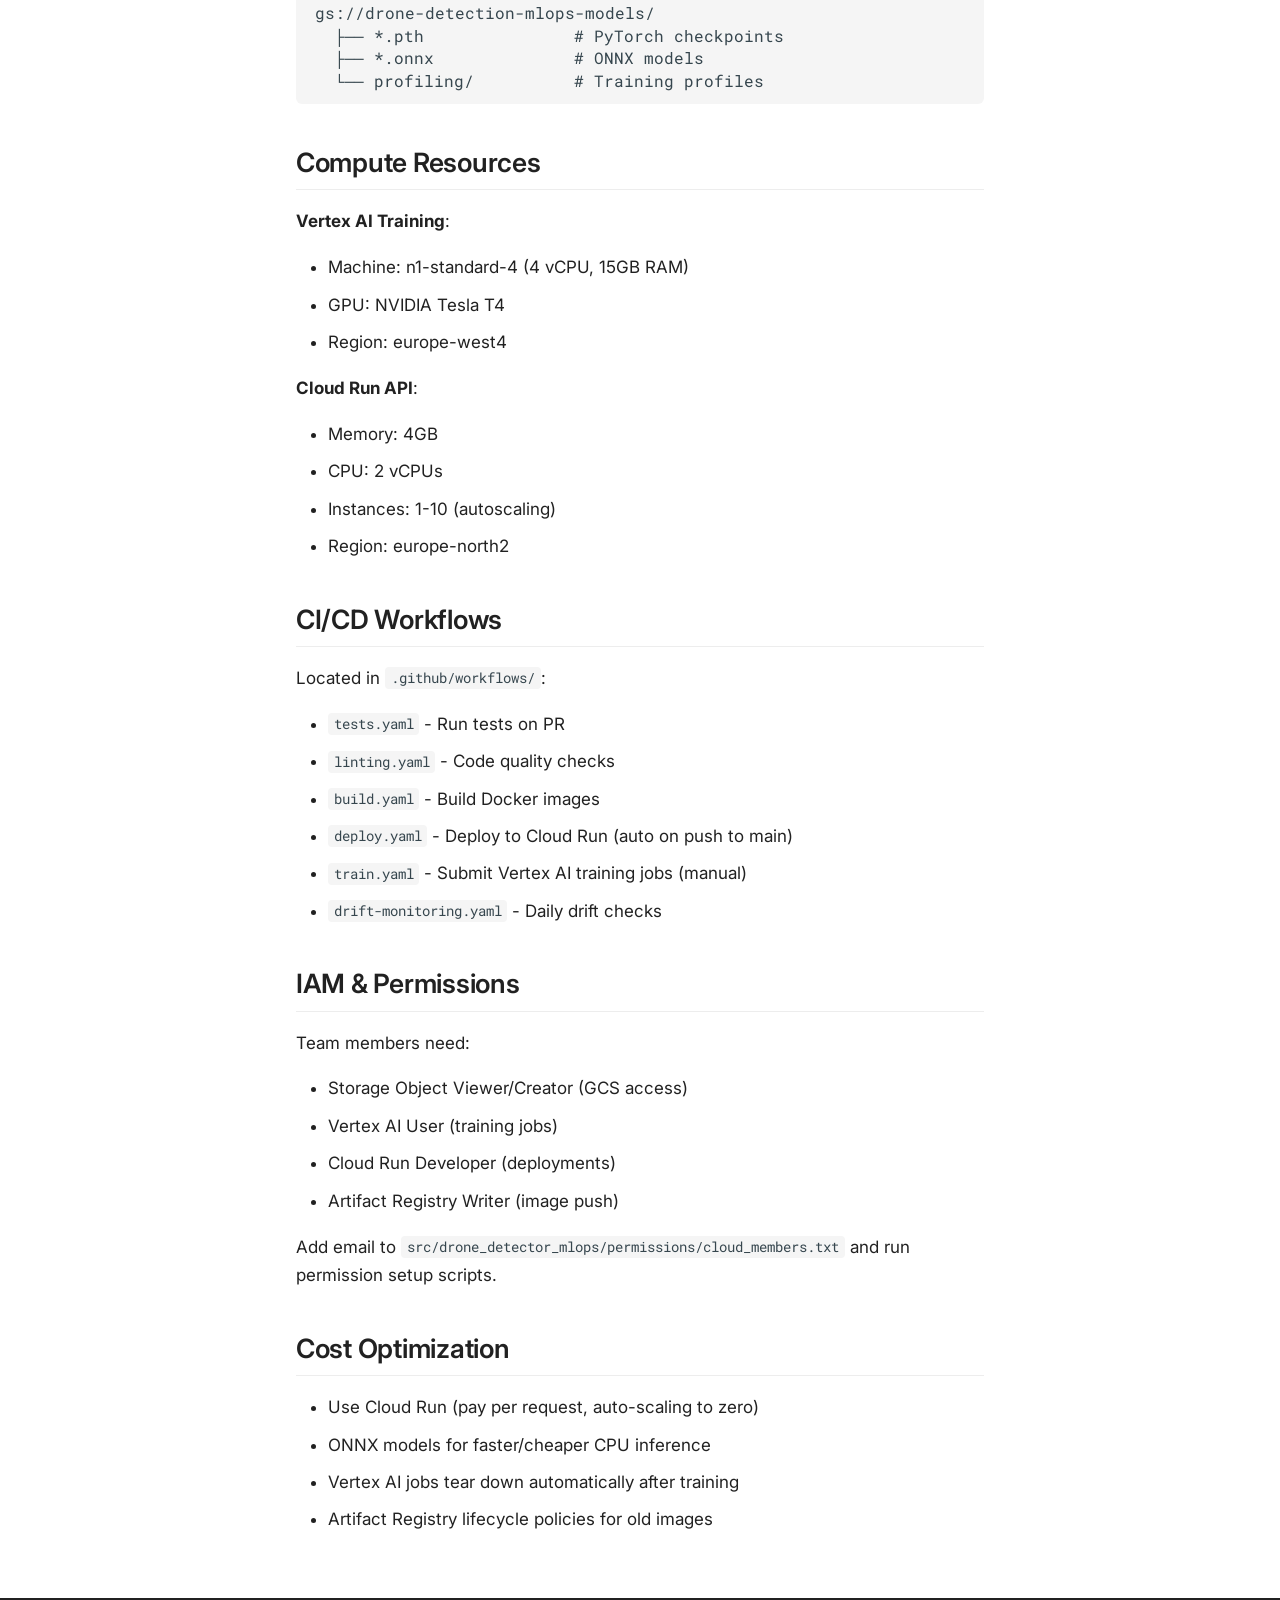
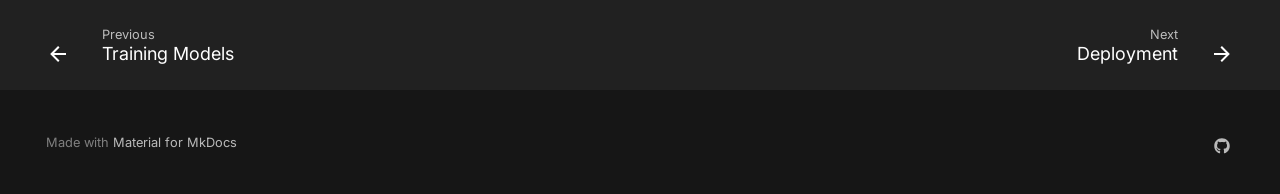
<file: cloud-infrastructure/index.html>
<!doctype html>
<html lang="en" class="no-js">
  <head>
    
      <meta charset="utf-8">
      <meta name="viewport" content="width=device-width,initial-scale=1">
      
        <meta name="description" content="Machine Learning Operations documentation for the Drone Detector project - training, deployment, monitoring, and infrastructure.">
      
      
        <meta name="author" content="dtu-mlops">
      
      
      
        <link rel="prev" href="../training/">
      
      
        <link rel="next" href="../deployment/">
      
      
        
      
      
      <link rel="icon" href="../assets/images/favicon.png">
      <meta name="generator" content="mkdocs-1.6.1, mkdocs-material-9.7.1">
    
    
      
        <title>Cloud Infrastructure - Drone Detector MLOps</title>
      
    
    
      <link rel="stylesheet" href="../assets/stylesheets/main.484c7ddc.min.css">
      
        
        <link rel="stylesheet" href="../assets/stylesheets/palette.ab4e12ef.min.css">
      
      


    
    
      
    
    
      
        
        
        <link rel="preconnect" href="https://fonts.gstatic.com" crossorigin>
        <link rel="stylesheet" href="https://fonts.googleapis.com/css?family=Inter:300,300i,400,400i,700,700i%7CRoboto+Mono:400,400i,700,700i&display=fallback">
        <style>:root{--md-text-font:"Inter";--md-code-font:"Roboto Mono"}</style>
      
    
    
      <link rel="stylesheet" href="../assets/_mkdocstrings.css">
    
      <link rel="stylesheet" href="../stylesheets/extra.css">
    
    <script>__md_scope=new URL("..",location),__md_hash=e=>[...e].reduce(((e,_)=>(e<<5)-e+_.charCodeAt(0)),0),__md_get=(e,_=localStorage,t=__md_scope)=>JSON.parse(_.getItem(t.pathname+"."+e)),__md_set=(e,_,t=localStorage,a=__md_scope)=>{try{t.setItem(a.pathname+"."+e,JSON.stringify(_))}catch(e){}}</script>
    
      

    
    
  </head>
  
  
    
    
      
    
    
    
    
    <body dir="ltr" data-md-color-scheme="default" data-md-color-primary="indigo" data-md-color-accent="teal">
  
    
    <input class="md-toggle" data-md-toggle="drawer" type="checkbox" id="__drawer" autocomplete="off">
    <input class="md-toggle" data-md-toggle="search" type="checkbox" id="__search" autocomplete="off">
    <label class="md-overlay" for="__drawer"></label>
    <div data-md-component="skip">
      
        
        <a href="#cloud-infrastructure" class="md-skip">
          Skip to content
        </a>
      
    </div>
    <div data-md-component="announce">
      
    </div>
    
    
      

  

<header class="md-header md-header--shadow md-header--lifted" data-md-component="header">
  <nav class="md-header__inner md-grid" aria-label="Header">
    <a href=".." title="Drone Detector MLOps" class="md-header__button md-logo" aria-label="Drone Detector MLOps" data-md-component="logo">
      
  
  <svg xmlns="http://www.w3.org/2000/svg" viewBox="0 0 24 24"><path d="M22 11h-1l-1-2h-6.25L16 12.5h-2L10.75 9H4c-.55 0-2-.45-2-1s1.5-2.5 3.5-2.5S7.67 6.5 9 7h12a1 1 0 0 1 1 1v3M10.75 6.5 14 3h2l-2.25 3.5zM18 11V9.5h1.75L19 11zM3 19a1 1 0 0 1-1-1 1 1 0 0 1 1-1 4 4 0 0 1 4 4 1 1 0 0 1-1 1 1 1 0 0 1-1-1 2 2 0 0 0-2-2m8 2a1 1 0 0 1-1 1 1 1 0 0 1-1-1 6 6 0 0 0-6-6 1 1 0 0 1-1-1 1 1 0 0 1 1-1 8 8 0 0 1 8 8"/></svg>

    </a>
    <label class="md-header__button md-icon" for="__drawer">
      
      <svg xmlns="http://www.w3.org/2000/svg" viewBox="0 0 24 24"><path d="M3 6h18v2H3zm0 5h18v2H3zm0 5h18v2H3z"/></svg>
    </label>
    <div class="md-header__title" data-md-component="header-title">
      <div class="md-header__ellipsis">
        <div class="md-header__topic">
          <span class="md-ellipsis">
            Drone Detector MLOps
          </span>
        </div>
        <div class="md-header__topic" data-md-component="header-topic">
          <span class="md-ellipsis">
            
              Cloud Infrastructure
            
          </span>
        </div>
      </div>
    </div>
    
      
        <form class="md-header__option" data-md-component="palette">
  
    
    
    
    <input class="md-option" data-md-color-media="(prefers-color-scheme: light)" data-md-color-scheme="default" data-md-color-primary="indigo" data-md-color-accent="teal"  aria-label="Switch to dark mode"  type="radio" name="__palette" id="__palette_0">
    
      <label class="md-header__button md-icon" title="Switch to dark mode" for="__palette_1" hidden>
        <svg xmlns="http://www.w3.org/2000/svg" viewBox="0 0 24 24"><path d="M12 8a4 4 0 0 0-4 4 4 4 0 0 0 4 4 4 4 0 0 0 4-4 4 4 0 0 0-4-4m0 10a6 6 0 0 1-6-6 6 6 0 0 1 6-6 6 6 0 0 1 6 6 6 6 0 0 1-6 6m8-9.31V4h-4.69L12 .69 8.69 4H4v4.69L.69 12 4 15.31V20h4.69L12 23.31 15.31 20H20v-4.69L23.31 12z"/></svg>
      </label>
    
  
    
    
    
    <input class="md-option" data-md-color-media="(prefers-color-scheme: dark)" data-md-color-scheme="slate" data-md-color-primary="indigo" data-md-color-accent="teal"  aria-label="Switch to light mode"  type="radio" name="__palette" id="__palette_1">
    
      <label class="md-header__button md-icon" title="Switch to light mode" for="__palette_0" hidden>
        <svg xmlns="http://www.w3.org/2000/svg" viewBox="0 0 24 24"><path d="M12 18c-.89 0-1.74-.2-2.5-.55C11.56 16.5 13 14.42 13 12s-1.44-4.5-3.5-5.45C10.26 6.2 11.11 6 12 6a6 6 0 0 1 6 6 6 6 0 0 1-6 6m8-9.31V4h-4.69L12 .69 8.69 4H4v4.69L.69 12 4 15.31V20h4.69L12 23.31 15.31 20H20v-4.69L23.31 12z"/></svg>
      </label>
    
  
</form>
      
    
    
      <script>var palette=__md_get("__palette");if(palette&&palette.color){if("(prefers-color-scheme)"===palette.color.media){var media=matchMedia("(prefers-color-scheme: light)"),input=document.querySelector(media.matches?"[data-md-color-media='(prefers-color-scheme: light)']":"[data-md-color-media='(prefers-color-scheme: dark)']");palette.color.media=input.getAttribute("data-md-color-media"),palette.color.scheme=input.getAttribute("data-md-color-scheme"),palette.color.primary=input.getAttribute("data-md-color-primary"),palette.color.accent=input.getAttribute("data-md-color-accent")}for(var[key,value]of Object.entries(palette.color))document.body.setAttribute("data-md-color-"+key,value)}</script>
    
    
    
      
      
        <label class="md-header__button md-icon" for="__search">
          
          <svg xmlns="http://www.w3.org/2000/svg" viewBox="0 0 24 24"><path d="M9.5 3A6.5 6.5 0 0 1 16 9.5c0 1.61-.59 3.09-1.56 4.23l.27.27h.79l5 5-1.5 1.5-5-5v-.79l-.27-.27A6.52 6.52 0 0 1 9.5 16 6.5 6.5 0 0 1 3 9.5 6.5 6.5 0 0 1 9.5 3m0 2C7 5 5 7 5 9.5S7 14 9.5 14 14 12 14 9.5 12 5 9.5 5"/></svg>
        </label>
        <div class="md-search" data-md-component="search" role="dialog">
  <label class="md-search__overlay" for="__search"></label>
  <div class="md-search__inner" role="search">
    <form class="md-search__form" name="search">
      <input type="text" class="md-search__input" name="query" aria-label="Search" placeholder="Search" autocapitalize="off" autocorrect="off" autocomplete="off" spellcheck="false" data-md-component="search-query" required>
      <label class="md-search__icon md-icon" for="__search">
        
        <svg xmlns="http://www.w3.org/2000/svg" viewBox="0 0 24 24"><path d="M9.5 3A6.5 6.5 0 0 1 16 9.5c0 1.61-.59 3.09-1.56 4.23l.27.27h.79l5 5-1.5 1.5-5-5v-.79l-.27-.27A6.52 6.52 0 0 1 9.5 16 6.5 6.5 0 0 1 3 9.5 6.5 6.5 0 0 1 9.5 3m0 2C7 5 5 7 5 9.5S7 14 9.5 14 14 12 14 9.5 12 5 9.5 5"/></svg>
        
        <svg xmlns="http://www.w3.org/2000/svg" viewBox="0 0 24 24"><path d="M20 11v2H8l5.5 5.5-1.42 1.42L4.16 12l7.92-7.92L13.5 5.5 8 11z"/></svg>
      </label>
      <nav class="md-search__options" aria-label="Search">
        
          <a href="javascript:void(0)" class="md-search__icon md-icon" title="Share" aria-label="Share" data-clipboard data-clipboard-text="" data-md-component="search-share" tabindex="-1">
            
            <svg xmlns="http://www.w3.org/2000/svg" viewBox="0 0 24 24"><path d="M18 16.08c-.76 0-1.44.3-1.96.77L8.91 12.7c.05-.23.09-.46.09-.7s-.04-.47-.09-.7l7.05-4.11c.54.5 1.25.81 2.04.81a3 3 0 0 0 3-3 3 3 0 0 0-3-3 3 3 0 0 0-3 3c0 .24.04.47.09.7L8.04 9.81C7.5 9.31 6.79 9 6 9a3 3 0 0 0-3 3 3 3 0 0 0 3 3c.79 0 1.5-.31 2.04-.81l7.12 4.15c-.05.21-.08.43-.08.66 0 1.61 1.31 2.91 2.92 2.91s2.92-1.3 2.92-2.91A2.92 2.92 0 0 0 18 16.08"/></svg>
          </a>
        
        <button type="reset" class="md-search__icon md-icon" title="Clear" aria-label="Clear" tabindex="-1">
          
          <svg xmlns="http://www.w3.org/2000/svg" viewBox="0 0 24 24"><path d="M19 6.41 17.59 5 12 10.59 6.41 5 5 6.41 10.59 12 5 17.59 6.41 19 12 13.41 17.59 19 19 17.59 13.41 12z"/></svg>
        </button>
      </nav>
      
        <div class="md-search__suggest" data-md-component="search-suggest"></div>
      
    </form>
    <div class="md-search__output">
      <div class="md-search__scrollwrap" tabindex="0" data-md-scrollfix>
        <div class="md-search-result" data-md-component="search-result">
          <div class="md-search-result__meta">
            Initializing search
          </div>
          <ol class="md-search-result__list" role="presentation"></ol>
        </div>
      </div>
    </div>
  </div>
</div>
      
    
    
  </nav>
  
    
      
<nav class="md-tabs" aria-label="Tabs" data-md-component="tabs">
  <div class="md-grid">
    <ul class="md-tabs__list">
      
        
  
  
  
  
    <li class="md-tabs__item">
      <a href=".." class="md-tabs__link">
        
  
  
    
  
  Home

      </a>
    </li>
  

      
        
  
  
  
  
    <li class="md-tabs__item">
      <a href="../getting-started/" class="md-tabs__link">
        
  
  
    
  
  Getting Started

      </a>
    </li>
  

      
        
  
  
  
    
  
  
    
    
      <li class="md-tabs__item md-tabs__item--active">
        <a href="../training/" class="md-tabs__link">
          
  
  
    
  
  User Guide

        </a>
      </li>
    
  

      
        
  
  
  
  
    <li class="md-tabs__item">
      <a href="../api-reference/" class="md-tabs__link">
        
  
  
    
  
  API Reference

      </a>
    </li>
  

      
    </ul>
  </div>
</nav>
    
  
</header>
    
    <div class="md-container" data-md-component="container">
      
      
        
      
      <main class="md-main" data-md-component="main">
        <div class="md-main__inner md-grid">
          
            
              
              <div class="md-sidebar md-sidebar--primary" data-md-component="sidebar" data-md-type="navigation" >
                <div class="md-sidebar__scrollwrap">
                  <div class="md-sidebar__inner">
                    


  


<nav class="md-nav md-nav--primary md-nav--lifted" aria-label="Navigation" data-md-level="0">
  <label class="md-nav__title" for="__drawer">
    <a href=".." title="Drone Detector MLOps" class="md-nav__button md-logo" aria-label="Drone Detector MLOps" data-md-component="logo">
      
  
  <svg xmlns="http://www.w3.org/2000/svg" viewBox="0 0 24 24"><path d="M22 11h-1l-1-2h-6.25L16 12.5h-2L10.75 9H4c-.55 0-2-.45-2-1s1.5-2.5 3.5-2.5S7.67 6.5 9 7h12a1 1 0 0 1 1 1v3M10.75 6.5 14 3h2l-2.25 3.5zM18 11V9.5h1.75L19 11zM3 19a1 1 0 0 1-1-1 1 1 0 0 1 1-1 4 4 0 0 1 4 4 1 1 0 0 1-1 1 1 1 0 0 1-1-1 2 2 0 0 0-2-2m8 2a1 1 0 0 1-1 1 1 1 0 0 1-1-1 6 6 0 0 0-6-6 1 1 0 0 1-1-1 1 1 0 0 1 1-1 8 8 0 0 1 8 8"/></svg>

    </a>
    Drone Detector MLOps
  </label>
  
  <ul class="md-nav__list" data-md-scrollfix>
    
      
      
  
  
  
  
    <li class="md-nav__item">
      <a href=".." class="md-nav__link">
        
  
  
  <span class="md-ellipsis">
    
  
    Home
  

    
  </span>
  
  

      </a>
    </li>
  

    
      
      
  
  
  
  
    <li class="md-nav__item">
      <a href="../getting-started/" class="md-nav__link">
        
  
  
  <span class="md-ellipsis">
    
  
    Getting Started
  

    
  </span>
  
  

      </a>
    </li>
  

    
      
      
  
  
    
  
  
  
    
    
      
        
      
        
      
        
      
        
      
    
    
    
      
        
        
      
      
        
      
    
    
    <li class="md-nav__item md-nav__item--active md-nav__item--section md-nav__item--nested">
      
        
        
        <input class="md-nav__toggle md-toggle " type="checkbox" id="__nav_3" checked>
        
          
          <label class="md-nav__link" for="__nav_3" id="__nav_3_label" tabindex="">
            
  
  
  <span class="md-ellipsis">
    
  
    User Guide
  

    
  </span>
  
  

            <span class="md-nav__icon md-icon"></span>
          </label>
        
        <nav class="md-nav" data-md-level="1" aria-labelledby="__nav_3_label" aria-expanded="true">
          <label class="md-nav__title" for="__nav_3">
            <span class="md-nav__icon md-icon"></span>
            
  
    User Guide
  

          </label>
          <ul class="md-nav__list" data-md-scrollfix>
            
              
                
  
  
  
  
    <li class="md-nav__item">
      <a href="../training/" class="md-nav__link">
        
  
  
  <span class="md-ellipsis">
    
  
    Training Models
  

    
  </span>
  
  

      </a>
    </li>
  

              
            
              
                
  
  
    
  
  
  
    <li class="md-nav__item md-nav__item--active">
      
      <input class="md-nav__toggle md-toggle" type="checkbox" id="__toc">
      
      
        
      
      
        <label class="md-nav__link md-nav__link--active" for="__toc">
          
  
  
  <span class="md-ellipsis">
    
  
    Cloud Infrastructure
  

    
  </span>
  
  

          <span class="md-nav__icon md-icon"></span>
        </label>
      
      <a href="./" class="md-nav__link md-nav__link--active">
        
  
  
  <span class="md-ellipsis">
    
  
    Cloud Infrastructure
  

    
  </span>
  
  

      </a>
      
        

<nav class="md-nav md-nav--secondary" aria-label="Table of contents">
  
  
  
    
  
  
    <label class="md-nav__title" for="__toc">
      <span class="md-nav__icon md-icon"></span>
      Table of contents
    </label>
    <ul class="md-nav__list" data-md-component="toc" data-md-scrollfix>
      
        <li class="md-nav__item">
  <a href="#gcp-services-used" class="md-nav__link">
    <span class="md-ellipsis">
      
        GCP Services Used
      
    </span>
  </a>
  
</li>
      
        <li class="md-nav__item">
  <a href="#multi-region-setup" class="md-nav__link">
    <span class="md-ellipsis">
      
        Multi-Region Setup
      
    </span>
  </a>
  
</li>
      
        <li class="md-nav__item">
  <a href="#storage-buckets" class="md-nav__link">
    <span class="md-ellipsis">
      
        Storage Buckets
      
    </span>
  </a>
  
</li>
      
        <li class="md-nav__item">
  <a href="#compute-resources" class="md-nav__link">
    <span class="md-ellipsis">
      
        Compute Resources
      
    </span>
  </a>
  
</li>
      
        <li class="md-nav__item">
  <a href="#cicd-workflows" class="md-nav__link">
    <span class="md-ellipsis">
      
        CI/CD Workflows
      
    </span>
  </a>
  
</li>
      
        <li class="md-nav__item">
  <a href="#iam-permissions" class="md-nav__link">
    <span class="md-ellipsis">
      
        IAM &amp; Permissions
      
    </span>
  </a>
  
</li>
      
        <li class="md-nav__item">
  <a href="#cost-optimization" class="md-nav__link">
    <span class="md-ellipsis">
      
        Cost Optimization
      
    </span>
  </a>
  
</li>
      
    </ul>
  
</nav>
      
    </li>
  

              
            
              
                
  
  
  
  
    <li class="md-nav__item">
      <a href="../deployment/" class="md-nav__link">
        
  
  
  <span class="md-ellipsis">
    
  
    Deployment
  

    
  </span>
  
  

      </a>
    </li>
  

              
            
              
                
  
  
  
  
    <li class="md-nav__item">
      <a href="../monitoring/" class="md-nav__link">
        
  
  
  <span class="md-ellipsis">
    
  
    Monitoring & Drift
  

    
  </span>
  
  

      </a>
    </li>
  

              
            
          </ul>
        </nav>
      
    </li>
  

    
      
      
  
  
  
  
    <li class="md-nav__item">
      <a href="../api-reference/" class="md-nav__link">
        
  
  
  <span class="md-ellipsis">
    
  
    API Reference
  

    
  </span>
  
  

      </a>
    </li>
  

    
  </ul>
</nav>
                  </div>
                </div>
              </div>
            
            
              
              <div class="md-sidebar md-sidebar--secondary" data-md-component="sidebar" data-md-type="toc" >
                <div class="md-sidebar__scrollwrap">
                  <div class="md-sidebar__inner">
                    

<nav class="md-nav md-nav--secondary" aria-label="Table of contents">
  
  
  
    
  
  
    <label class="md-nav__title" for="__toc">
      <span class="md-nav__icon md-icon"></span>
      Table of contents
    </label>
    <ul class="md-nav__list" data-md-component="toc" data-md-scrollfix>
      
        <li class="md-nav__item">
  <a href="#gcp-services-used" class="md-nav__link">
    <span class="md-ellipsis">
      
        GCP Services Used
      
    </span>
  </a>
  
</li>
      
        <li class="md-nav__item">
  <a href="#multi-region-setup" class="md-nav__link">
    <span class="md-ellipsis">
      
        Multi-Region Setup
      
    </span>
  </a>
  
</li>
      
        <li class="md-nav__item">
  <a href="#storage-buckets" class="md-nav__link">
    <span class="md-ellipsis">
      
        Storage Buckets
      
    </span>
  </a>
  
</li>
      
        <li class="md-nav__item">
  <a href="#compute-resources" class="md-nav__link">
    <span class="md-ellipsis">
      
        Compute Resources
      
    </span>
  </a>
  
</li>
      
        <li class="md-nav__item">
  <a href="#cicd-workflows" class="md-nav__link">
    <span class="md-ellipsis">
      
        CI/CD Workflows
      
    </span>
  </a>
  
</li>
      
        <li class="md-nav__item">
  <a href="#iam-permissions" class="md-nav__link">
    <span class="md-ellipsis">
      
        IAM &amp; Permissions
      
    </span>
  </a>
  
</li>
      
        <li class="md-nav__item">
  <a href="#cost-optimization" class="md-nav__link">
    <span class="md-ellipsis">
      
        Cost Optimization
      
    </span>
  </a>
  
</li>
      
    </ul>
  
</nav>
                  </div>
                </div>
              </div>
            
          
          
            <div class="md-content" data-md-component="content">
              
                



  


  <nav class="md-path" aria-label="Navigation" >
    <ol class="md-path__list">
      
        
  
  
    <li class="md-path__item">
      <a href=".." class="md-path__link">
        
  <span class="md-ellipsis">
    Home
  </span>

      </a>
    </li>
  

      
      
        
  
  
    
    
      <li class="md-path__item">
        <a href="../training/" class="md-path__link">
          
  <span class="md-ellipsis">
    User Guide
  </span>

        </a>
      </li>
    
  

      
    </ol>
  </nav>

              
              <article class="md-content__inner md-typeset">
                
                  



<h1 id="cloud-infrastructure">Cloud Infrastructure<a class="headerlink" href="#cloud-infrastructure" title="Anchor link to this section">&para;</a></h1>
<h2 id="gcp-services-used">GCP Services Used<a class="headerlink" href="#gcp-services-used" title="Anchor link to this section">&para;</a></h2>
<p><strong>Storage &amp; Data</strong>:</p>
<ul>
<li>Cloud Storage - Data, models, inference results</li>
<li>DVC - Dataset version control</li>
</ul>
<p><strong>Compute</strong>:</p>
<ul>
<li>Vertex AI - GPU training (n1-standard-4 + T4)</li>
<li>Cloud Run - Serverless API and frontend</li>
</ul>
<p><strong>Build &amp; Deploy</strong>:</p>
<ul>
<li>Cloud Build - Docker image builds</li>
<li>Artifact Registry - Container storage</li>
</ul>
<p><strong>Monitoring</strong>:</p>
<ul>
<li>Cloud Logging - Centralized logs</li>
<li>GCP Managed Prometheus - Metrics collection</li>
</ul>
<h2 id="multi-region-setup">Multi-Region Setup<a class="headerlink" href="#multi-region-setup" title="Anchor link to this section">&para;</a></h2>
<p><strong>europe-north2 (Finland)</strong>:</p>
<ul>
<li>GCS buckets (data, models)</li>
<li>Artifact Registry</li>
<li>Cloud Run (API, frontend)</li>
<li>Cloud Build</li>
</ul>
<p><strong>europe-west4 (Netherlands)</strong>:</p>
<ul>
<li>Vertex AI training</li>
<li>T4 GPU availability</li>
</ul>
<p>Multi-region setup was a pragmatic choice driven by GPU availability rather than architectural design.</p>
<h2 id="storage-buckets">Storage Buckets<a class="headerlink" href="#storage-buckets" title="Anchor link to this section">&para;</a></h2>
<div class="language-text highlight"><span class="filename">Text Only</span><pre><span></span><code><span id="__span-0-1"><a id="__codelineno-0-1" name="__codelineno-0-1" href="#__codelineno-0-1"></a>gs://drone-detection-mlops-data/
</span><span id="__span-0-2"><a id="__codelineno-0-2" name="__codelineno-0-2" href="#__codelineno-0-2"></a>  ├── structured/           # Training data (DVC)
</span><span id="__span-0-3"><a id="__codelineno-0-3" name="__codelineno-0-3" href="#__codelineno-0-3"></a>  ├── inference/           # Production predictions
</span><span id="__span-0-4"><a id="__codelineno-0-4" name="__codelineno-0-4" href="#__codelineno-0-4"></a>  └── splits/              # Train/val/test splits
</span><span id="__span-0-5"><a id="__codelineno-0-5" name="__codelineno-0-5" href="#__codelineno-0-5"></a>
</span><span id="__span-0-6"><a id="__codelineno-0-6" name="__codelineno-0-6" href="#__codelineno-0-6"></a>gs://drone-detection-mlops-models/
</span><span id="__span-0-7"><a id="__codelineno-0-7" name="__codelineno-0-7" href="#__codelineno-0-7"></a>  ├── *.pth               # PyTorch checkpoints
</span><span id="__span-0-8"><a id="__codelineno-0-8" name="__codelineno-0-8" href="#__codelineno-0-8"></a>  ├── *.onnx              # ONNX models
</span><span id="__span-0-9"><a id="__codelineno-0-9" name="__codelineno-0-9" href="#__codelineno-0-9"></a>  └── profiling/          # Training profiles
</span></code></pre></div>
<h2 id="compute-resources">Compute Resources<a class="headerlink" href="#compute-resources" title="Anchor link to this section">&para;</a></h2>
<p><strong>Vertex AI Training</strong>:</p>
<ul>
<li>Machine: n1-standard-4 (4 vCPU, 15GB RAM)</li>
<li>GPU: NVIDIA Tesla T4</li>
<li>Region: europe-west4</li>
</ul>
<p><strong>Cloud Run API</strong>:</p>
<ul>
<li>Memory: 4GB</li>
<li>CPU: 2 vCPUs</li>
<li>Instances: 1-10 (autoscaling)</li>
<li>Region: europe-north2</li>
</ul>
<h2 id="cicd-workflows">CI/CD Workflows<a class="headerlink" href="#cicd-workflows" title="Anchor link to this section">&para;</a></h2>
<p>Located in <code>.github/workflows/</code>:</p>
<ul>
<li><code>tests.yaml</code> - Run tests on PR</li>
<li><code>linting.yaml</code> - Code quality checks</li>
<li><code>build.yaml</code> - Build Docker images</li>
<li><code>deploy.yaml</code> - Deploy to Cloud Run (auto on push to main)</li>
<li><code>train.yaml</code> - Submit Vertex AI training jobs (manual)</li>
<li><code>drift-monitoring.yaml</code> - Daily drift checks</li>
</ul>
<h2 id="iam-permissions">IAM &amp; Permissions<a class="headerlink" href="#iam-permissions" title="Anchor link to this section">&para;</a></h2>
<p>Team members need:</p>
<ul>
<li>Storage Object Viewer/Creator (GCS access)</li>
<li>Vertex AI User (training jobs)</li>
<li>Cloud Run Developer (deployments)</li>
<li>Artifact Registry Writer (image push)</li>
</ul>
<p>Add email to <code>src/drone_detector_mlops/permissions/cloud_members.txt</code> and run permission setup scripts.</p>
<h2 id="cost-optimization">Cost Optimization<a class="headerlink" href="#cost-optimization" title="Anchor link to this section">&para;</a></h2>
<ul>
<li>Use Cloud Run (pay per request, auto-scaling to zero)</li>
<li>ONNX models for faster/cheaper CPU inference</li>
<li>Vertex AI jobs tear down automatically after training</li>
<li>Artifact Registry lifecycle policies for old images</li>
</ul>












                
              </article>
            </div>
          
          
  <script>var tabs=__md_get("__tabs");if(Array.isArray(tabs))e:for(var set of document.querySelectorAll(".tabbed-set")){var labels=set.querySelector(".tabbed-labels");for(var tab of tabs)for(var label of labels.getElementsByTagName("label"))if(label.innerText.trim()===tab){var input=document.getElementById(label.htmlFor);input.checked=!0;continue e}}</script>

<script>var target=document.getElementById(location.hash.slice(1));target&&target.name&&(target.checked=target.name.startsWith("__tabbed_"))</script>
        </div>
        
          <button type="button" class="md-top md-icon" data-md-component="top" hidden>
  
  <svg xmlns="http://www.w3.org/2000/svg" viewBox="0 0 24 24"><path d="M13 20h-2V8l-5.5 5.5-1.42-1.42L12 4.16l7.92 7.92-1.42 1.42L13 8z"/></svg>
  Back to top
</button>
        
      </main>
      
        <footer class="md-footer">
  
    
      
      <nav class="md-footer__inner md-grid" aria-label="Footer" >
        
          
          <a href="../training/" class="md-footer__link md-footer__link--prev" aria-label="Previous: Training Models">
            <div class="md-footer__button md-icon">
              
              <svg xmlns="http://www.w3.org/2000/svg" viewBox="0 0 24 24"><path d="M20 11v2H8l5.5 5.5-1.42 1.42L4.16 12l7.92-7.92L13.5 5.5 8 11z"/></svg>
            </div>
            <div class="md-footer__title">
              <span class="md-footer__direction">
                Previous
              </span>
              <div class="md-ellipsis">
                Training Models
              </div>
            </div>
          </a>
        
        
          
          <a href="../deployment/" class="md-footer__link md-footer__link--next" aria-label="Next: Deployment">
            <div class="md-footer__title">
              <span class="md-footer__direction">
                Next
              </span>
              <div class="md-ellipsis">
                Deployment
              </div>
            </div>
            <div class="md-footer__button md-icon">
              
              <svg xmlns="http://www.w3.org/2000/svg" viewBox="0 0 24 24"><path d="M4 11v2h12l-5.5 5.5 1.42 1.42L19.84 12l-7.92-7.92L10.5 5.5 16 11z"/></svg>
            </div>
          </a>
        
      </nav>
    
  
  <div class="md-footer-meta md-typeset">
    <div class="md-footer-meta__inner md-grid">
      <div class="md-copyright">
  
  
    Made with
    <a href="https://squidfunk.github.io/mkdocs-material/" target="_blank" rel="noopener">
      Material for MkDocs
    </a>
  
</div>
      
        
<div class="md-social">
  
    
    
    
    
    <a href="https://github.com/dtu-mlops" target="_blank" rel="noopener" title="DTU MLOps on GitHub" class="md-social__link">
      <svg xmlns="http://www.w3.org/2000/svg" viewBox="0 0 512 512"><!--! Font Awesome Free 7.1.0 by @fontawesome - https://fontawesome.com License - https://fontawesome.com/license/free (Icons: CC BY 4.0, Fonts: SIL OFL 1.1, Code: MIT License) Copyright 2025 Fonticons, Inc.--><path d="M173.9 397.4c0 2-2.3 3.6-5.2 3.6-3.3.3-5.6-1.3-5.6-3.6 0-2 2.3-3.6 5.2-3.6 3-.3 5.6 1.3 5.6 3.6m-31.1-4.5c-.7 2 1.3 4.3 4.3 4.9 2.6 1 5.6 0 6.2-2s-1.3-4.3-4.3-5.2c-2.6-.7-5.5.3-6.2 2.3m44.2-1.7c-2.9.7-4.9 2.6-4.6 4.9.3 2 2.9 3.3 5.9 2.6 2.9-.7 4.9-2.6 4.6-4.6-.3-1.9-3-3.2-5.9-2.9M252.8 8C114.1 8 8 113.3 8 252c0 110.9 69.8 205.8 169.5 239.2 12.8 2.3 17.3-5.6 17.3-12.1 0-6.2-.3-40.4-.3-61.4 0 0-70 15-84.7-29.8 0 0-11.4-29.1-27.8-36.6 0 0-22.9-15.7 1.6-15.4 0 0 24.9 2 38.6 25.8 21.9 38.6 58.6 27.5 72.9 20.9 2.3-16 8.8-27.1 16-33.7-55.9-6.2-112.3-14.3-112.3-110.5 0-27.5 7.6-41.3 23.6-58.9-2.6-6.5-11.1-33.3 2.6-67.9 20.9-6.5 69 27 69 27 20-5.6 41.5-8.5 62.8-8.5s42.8 2.9 62.8 8.5c0 0 48.1-33.6 69-27 13.7 34.7 5.2 61.4 2.6 67.9 16 17.7 25.8 31.5 25.8 58.9 0 96.5-58.9 104.2-114.8 110.5 9.2 7.9 17 22.9 17 46.4 0 33.7-.3 75.4-.3 83.6 0 6.5 4.6 14.4 17.3 12.1C436.2 457.8 504 362.9 504 252 504 113.3 391.5 8 252.8 8M105.2 352.9c-1.3 1-1 3.3.7 5.2 1.6 1.6 3.9 2.3 5.2 1 1.3-1 1-3.3-.7-5.2-1.6-1.6-3.9-2.3-5.2-1m-10.8-8.1c-.7 1.3.3 2.9 2.3 3.9 1.6 1 3.6.7 4.3-.7.7-1.3-.3-2.9-2.3-3.9-2-.6-3.6-.3-4.3.7m32.4 35.6c-1.6 1.3-1 4.3 1.3 6.2 2.3 2.3 5.2 2.6 6.5 1 1.3-1.3.7-4.3-1.3-6.2-2.2-2.3-5.2-2.6-6.5-1m-11.4-14.7c-1.6 1-1.6 3.6 0 5.9s4.3 3.3 5.6 2.3c1.6-1.3 1.6-3.9 0-6.2-1.4-2.3-4-3.3-5.6-2"/></svg>
    </a>
  
</div>
      
    </div>
  </div>
</footer>
      
    </div>
    <div class="md-dialog" data-md-component="dialog">
      <div class="md-dialog__inner md-typeset"></div>
    </div>
    
    
    
      
      
      <script id="__config" type="application/json">{"annotate": null, "base": "..", "features": ["navigation.tabs", "navigation.tabs.sticky", "navigation.sections", "navigation.expand", "navigation.path", "navigation.top", "navigation.footer", "navigation.indexes", "search.suggest", "search.highlight", "search.share", "content.code.copy", "content.code.annotate", "content.tabs.link", "content.tooltips", "toc.follow"], "search": "../assets/javascripts/workers/search.2c215733.min.js", "tags": null, "translations": {"clipboard.copied": "Copied to clipboard", "clipboard.copy": "Copy to clipboard", "search.result.more.one": "1 more on this page", "search.result.more.other": "# more on this page", "search.result.none": "No matching documents", "search.result.one": "1 matching document", "search.result.other": "# matching documents", "search.result.placeholder": "Type to start searching", "search.result.term.missing": "Missing", "select.version": "Select version"}, "version": null}</script>
    
    
      <script src="../assets/javascripts/bundle.79ae519e.min.js"></script>
      
        <script src="../javascripts/extra.js"></script>
      
    
  </body>
</html>
</file>
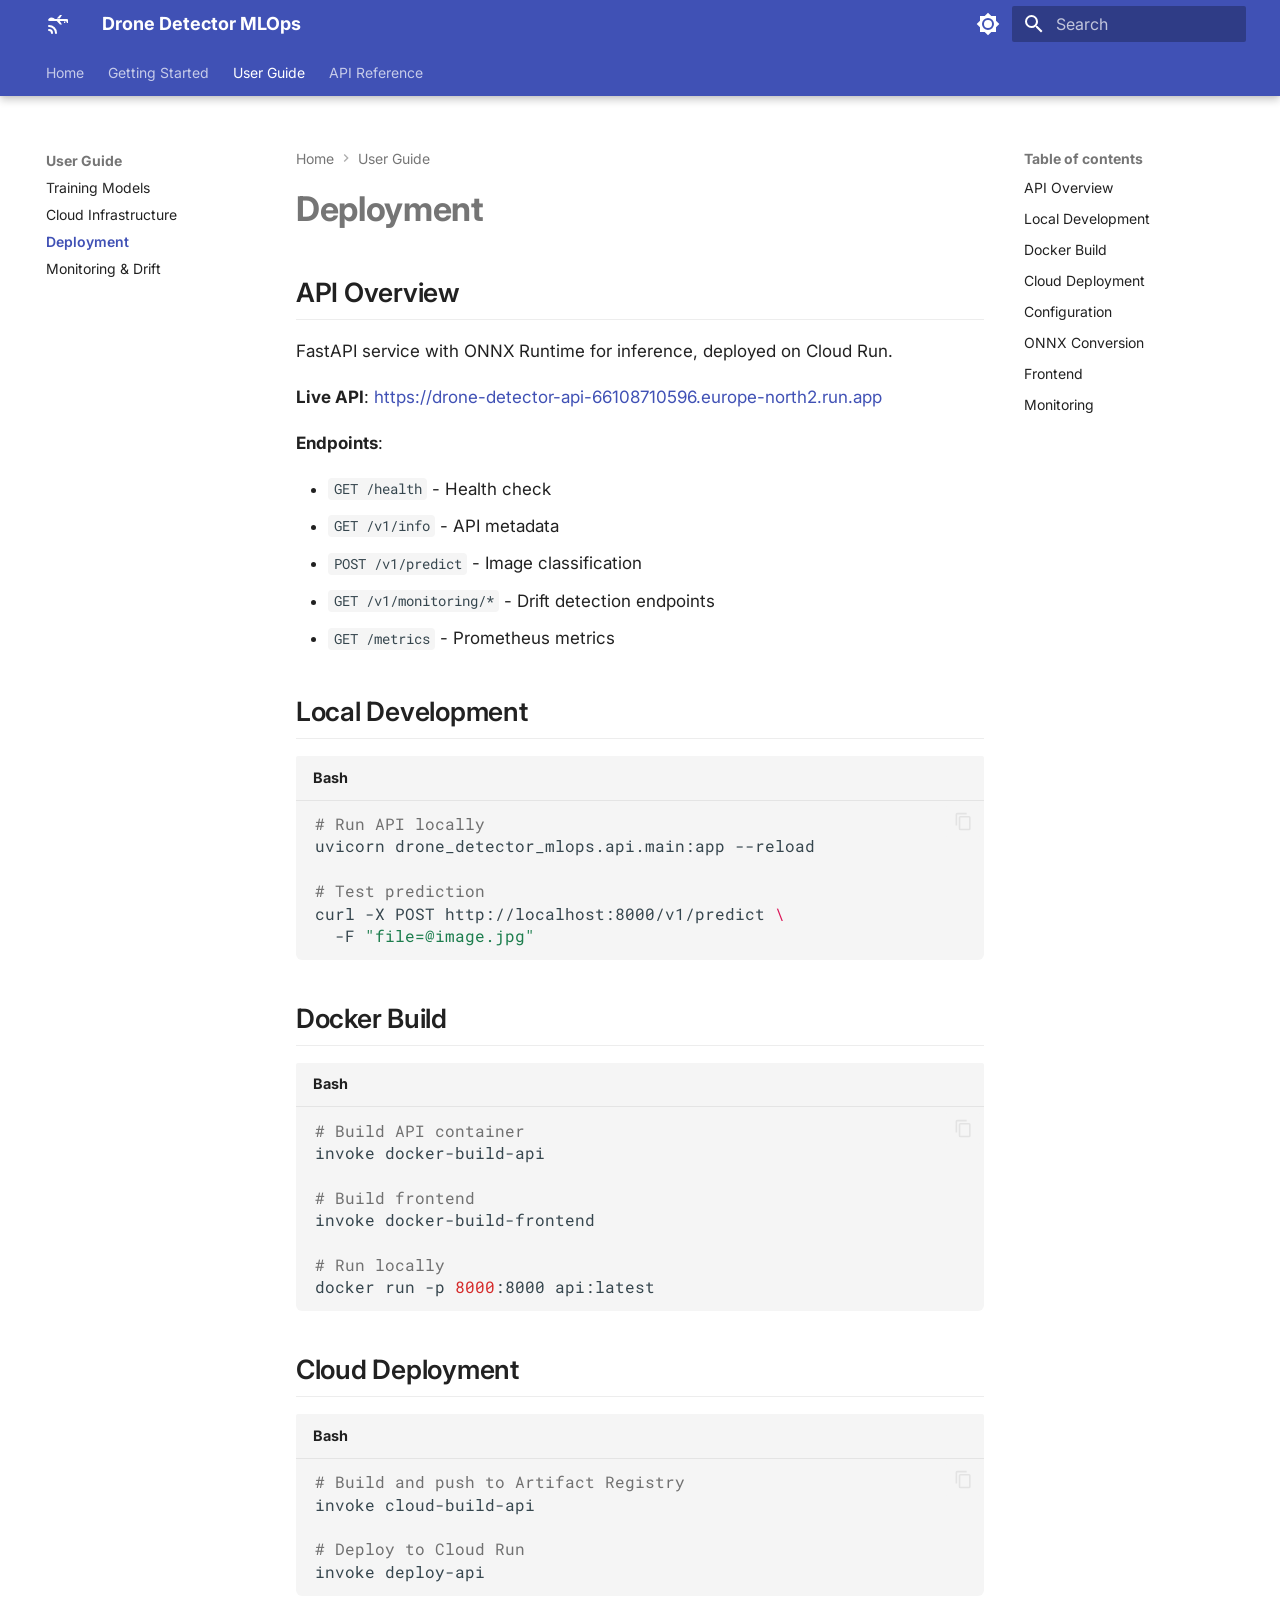
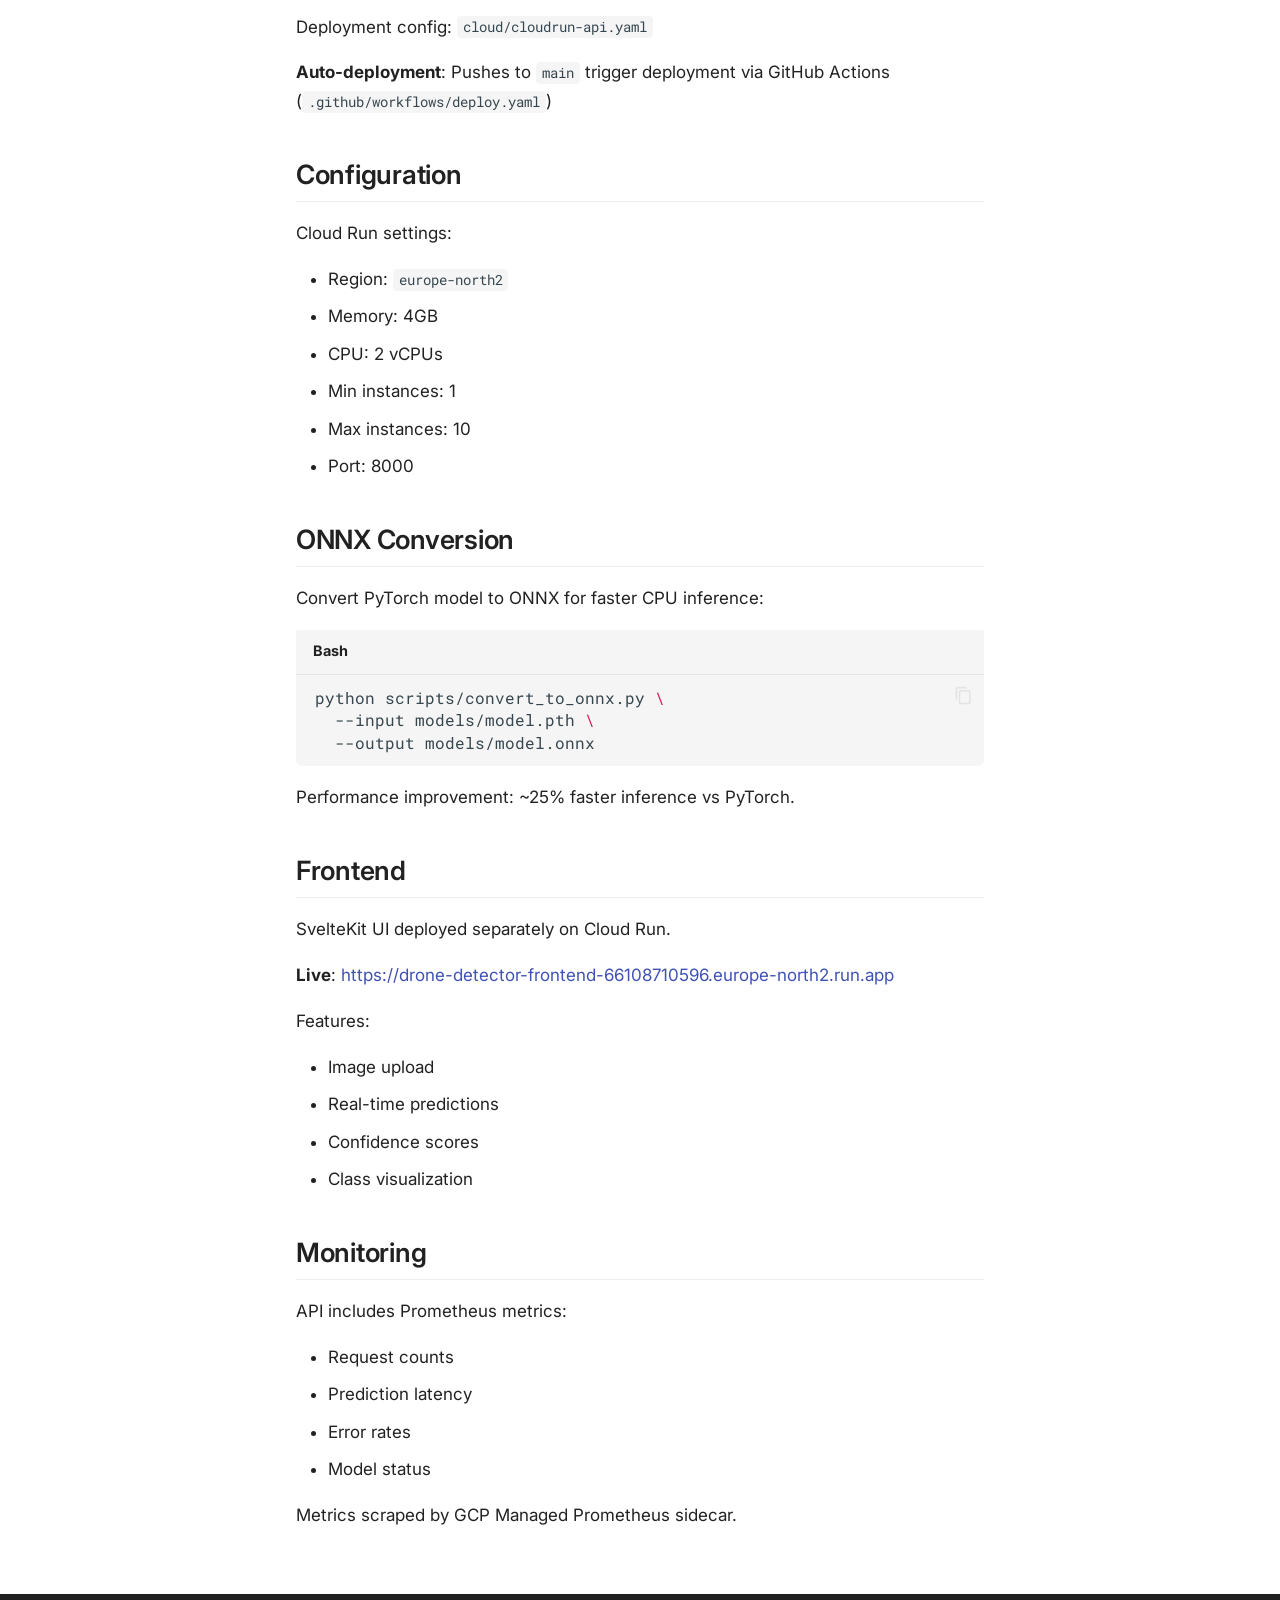
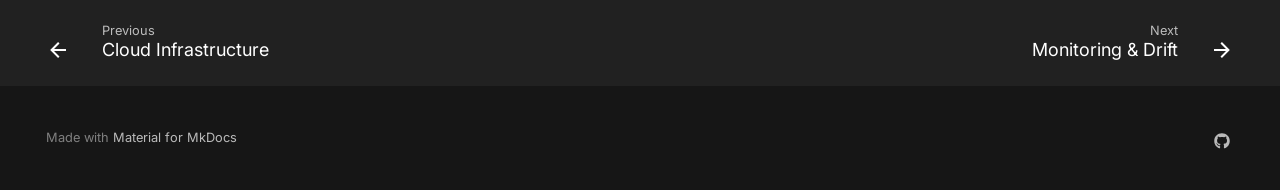
<file: deployment/index.html>
<!doctype html>
<html lang="en" class="no-js">
  <head>
    
      <meta charset="utf-8">
      <meta name="viewport" content="width=device-width,initial-scale=1">
      
        <meta name="description" content="Machine Learning Operations documentation for the Drone Detector project - training, deployment, monitoring, and infrastructure.">
      
      
        <meta name="author" content="dtu-mlops">
      
      
      
        <link rel="prev" href="../cloud-infrastructure/">
      
      
        <link rel="next" href="../monitoring/">
      
      
        
      
      
      <link rel="icon" href="../assets/images/favicon.png">
      <meta name="generator" content="mkdocs-1.6.1, mkdocs-material-9.7.1">
    
    
      
        <title>Deployment - Drone Detector MLOps</title>
      
    
    
      <link rel="stylesheet" href="../assets/stylesheets/main.484c7ddc.min.css">
      
        
        <link rel="stylesheet" href="../assets/stylesheets/palette.ab4e12ef.min.css">
      
      


    
    
      
    
    
      
        
        
        <link rel="preconnect" href="https://fonts.gstatic.com" crossorigin>
        <link rel="stylesheet" href="https://fonts.googleapis.com/css?family=Inter:300,300i,400,400i,700,700i%7CRoboto+Mono:400,400i,700,700i&display=fallback">
        <style>:root{--md-text-font:"Inter";--md-code-font:"Roboto Mono"}</style>
      
    
    
      <link rel="stylesheet" href="../assets/_mkdocstrings.css">
    
      <link rel="stylesheet" href="../stylesheets/extra.css">
    
    <script>__md_scope=new URL("..",location),__md_hash=e=>[...e].reduce(((e,_)=>(e<<5)-e+_.charCodeAt(0)),0),__md_get=(e,_=localStorage,t=__md_scope)=>JSON.parse(_.getItem(t.pathname+"."+e)),__md_set=(e,_,t=localStorage,a=__md_scope)=>{try{t.setItem(a.pathname+"."+e,JSON.stringify(_))}catch(e){}}</script>
    
      

    
    
  </head>
  
  
    
    
      
    
    
    
    
    <body dir="ltr" data-md-color-scheme="default" data-md-color-primary="indigo" data-md-color-accent="teal">
  
    
    <input class="md-toggle" data-md-toggle="drawer" type="checkbox" id="__drawer" autocomplete="off">
    <input class="md-toggle" data-md-toggle="search" type="checkbox" id="__search" autocomplete="off">
    <label class="md-overlay" for="__drawer"></label>
    <div data-md-component="skip">
      
        
        <a href="#deployment" class="md-skip">
          Skip to content
        </a>
      
    </div>
    <div data-md-component="announce">
      
    </div>
    
    
      

  

<header class="md-header md-header--shadow md-header--lifted" data-md-component="header">
  <nav class="md-header__inner md-grid" aria-label="Header">
    <a href=".." title="Drone Detector MLOps" class="md-header__button md-logo" aria-label="Drone Detector MLOps" data-md-component="logo">
      
  
  <svg xmlns="http://www.w3.org/2000/svg" viewBox="0 0 24 24"><path d="M22 11h-1l-1-2h-6.25L16 12.5h-2L10.75 9H4c-.55 0-2-.45-2-1s1.5-2.5 3.5-2.5S7.67 6.5 9 7h12a1 1 0 0 1 1 1v3M10.75 6.5 14 3h2l-2.25 3.5zM18 11V9.5h1.75L19 11zM3 19a1 1 0 0 1-1-1 1 1 0 0 1 1-1 4 4 0 0 1 4 4 1 1 0 0 1-1 1 1 1 0 0 1-1-1 2 2 0 0 0-2-2m8 2a1 1 0 0 1-1 1 1 1 0 0 1-1-1 6 6 0 0 0-6-6 1 1 0 0 1-1-1 1 1 0 0 1 1-1 8 8 0 0 1 8 8"/></svg>

    </a>
    <label class="md-header__button md-icon" for="__drawer">
      
      <svg xmlns="http://www.w3.org/2000/svg" viewBox="0 0 24 24"><path d="M3 6h18v2H3zm0 5h18v2H3zm0 5h18v2H3z"/></svg>
    </label>
    <div class="md-header__title" data-md-component="header-title">
      <div class="md-header__ellipsis">
        <div class="md-header__topic">
          <span class="md-ellipsis">
            Drone Detector MLOps
          </span>
        </div>
        <div class="md-header__topic" data-md-component="header-topic">
          <span class="md-ellipsis">
            
              Deployment
            
          </span>
        </div>
      </div>
    </div>
    
      
        <form class="md-header__option" data-md-component="palette">
  
    
    
    
    <input class="md-option" data-md-color-media="(prefers-color-scheme: light)" data-md-color-scheme="default" data-md-color-primary="indigo" data-md-color-accent="teal"  aria-label="Switch to dark mode"  type="radio" name="__palette" id="__palette_0">
    
      <label class="md-header__button md-icon" title="Switch to dark mode" for="__palette_1" hidden>
        <svg xmlns="http://www.w3.org/2000/svg" viewBox="0 0 24 24"><path d="M12 8a4 4 0 0 0-4 4 4 4 0 0 0 4 4 4 4 0 0 0 4-4 4 4 0 0 0-4-4m0 10a6 6 0 0 1-6-6 6 6 0 0 1 6-6 6 6 0 0 1 6 6 6 6 0 0 1-6 6m8-9.31V4h-4.69L12 .69 8.69 4H4v4.69L.69 12 4 15.31V20h4.69L12 23.31 15.31 20H20v-4.69L23.31 12z"/></svg>
      </label>
    
  
    
    
    
    <input class="md-option" data-md-color-media="(prefers-color-scheme: dark)" data-md-color-scheme="slate" data-md-color-primary="indigo" data-md-color-accent="teal"  aria-label="Switch to light mode"  type="radio" name="__palette" id="__palette_1">
    
      <label class="md-header__button md-icon" title="Switch to light mode" for="__palette_0" hidden>
        <svg xmlns="http://www.w3.org/2000/svg" viewBox="0 0 24 24"><path d="M12 18c-.89 0-1.74-.2-2.5-.55C11.56 16.5 13 14.42 13 12s-1.44-4.5-3.5-5.45C10.26 6.2 11.11 6 12 6a6 6 0 0 1 6 6 6 6 0 0 1-6 6m8-9.31V4h-4.69L12 .69 8.69 4H4v4.69L.69 12 4 15.31V20h4.69L12 23.31 15.31 20H20v-4.69L23.31 12z"/></svg>
      </label>
    
  
</form>
      
    
    
      <script>var palette=__md_get("__palette");if(palette&&palette.color){if("(prefers-color-scheme)"===palette.color.media){var media=matchMedia("(prefers-color-scheme: light)"),input=document.querySelector(media.matches?"[data-md-color-media='(prefers-color-scheme: light)']":"[data-md-color-media='(prefers-color-scheme: dark)']");palette.color.media=input.getAttribute("data-md-color-media"),palette.color.scheme=input.getAttribute("data-md-color-scheme"),palette.color.primary=input.getAttribute("data-md-color-primary"),palette.color.accent=input.getAttribute("data-md-color-accent")}for(var[key,value]of Object.entries(palette.color))document.body.setAttribute("data-md-color-"+key,value)}</script>
    
    
    
      
      
        <label class="md-header__button md-icon" for="__search">
          
          <svg xmlns="http://www.w3.org/2000/svg" viewBox="0 0 24 24"><path d="M9.5 3A6.5 6.5 0 0 1 16 9.5c0 1.61-.59 3.09-1.56 4.23l.27.27h.79l5 5-1.5 1.5-5-5v-.79l-.27-.27A6.52 6.52 0 0 1 9.5 16 6.5 6.5 0 0 1 3 9.5 6.5 6.5 0 0 1 9.5 3m0 2C7 5 5 7 5 9.5S7 14 9.5 14 14 12 14 9.5 12 5 9.5 5"/></svg>
        </label>
        <div class="md-search" data-md-component="search" role="dialog">
  <label class="md-search__overlay" for="__search"></label>
  <div class="md-search__inner" role="search">
    <form class="md-search__form" name="search">
      <input type="text" class="md-search__input" name="query" aria-label="Search" placeholder="Search" autocapitalize="off" autocorrect="off" autocomplete="off" spellcheck="false" data-md-component="search-query" required>
      <label class="md-search__icon md-icon" for="__search">
        
        <svg xmlns="http://www.w3.org/2000/svg" viewBox="0 0 24 24"><path d="M9.5 3A6.5 6.5 0 0 1 16 9.5c0 1.61-.59 3.09-1.56 4.23l.27.27h.79l5 5-1.5 1.5-5-5v-.79l-.27-.27A6.52 6.52 0 0 1 9.5 16 6.5 6.5 0 0 1 3 9.5 6.5 6.5 0 0 1 9.5 3m0 2C7 5 5 7 5 9.5S7 14 9.5 14 14 12 14 9.5 12 5 9.5 5"/></svg>
        
        <svg xmlns="http://www.w3.org/2000/svg" viewBox="0 0 24 24"><path d="M20 11v2H8l5.5 5.5-1.42 1.42L4.16 12l7.92-7.92L13.5 5.5 8 11z"/></svg>
      </label>
      <nav class="md-search__options" aria-label="Search">
        
          <a href="javascript:void(0)" class="md-search__icon md-icon" title="Share" aria-label="Share" data-clipboard data-clipboard-text="" data-md-component="search-share" tabindex="-1">
            
            <svg xmlns="http://www.w3.org/2000/svg" viewBox="0 0 24 24"><path d="M18 16.08c-.76 0-1.44.3-1.96.77L8.91 12.7c.05-.23.09-.46.09-.7s-.04-.47-.09-.7l7.05-4.11c.54.5 1.25.81 2.04.81a3 3 0 0 0 3-3 3 3 0 0 0-3-3 3 3 0 0 0-3 3c0 .24.04.47.09.7L8.04 9.81C7.5 9.31 6.79 9 6 9a3 3 0 0 0-3 3 3 3 0 0 0 3 3c.79 0 1.5-.31 2.04-.81l7.12 4.15c-.05.21-.08.43-.08.66 0 1.61 1.31 2.91 2.92 2.91s2.92-1.3 2.92-2.91A2.92 2.92 0 0 0 18 16.08"/></svg>
          </a>
        
        <button type="reset" class="md-search__icon md-icon" title="Clear" aria-label="Clear" tabindex="-1">
          
          <svg xmlns="http://www.w3.org/2000/svg" viewBox="0 0 24 24"><path d="M19 6.41 17.59 5 12 10.59 6.41 5 5 6.41 10.59 12 5 17.59 6.41 19 12 13.41 17.59 19 19 17.59 13.41 12z"/></svg>
        </button>
      </nav>
      
        <div class="md-search__suggest" data-md-component="search-suggest"></div>
      
    </form>
    <div class="md-search__output">
      <div class="md-search__scrollwrap" tabindex="0" data-md-scrollfix>
        <div class="md-search-result" data-md-component="search-result">
          <div class="md-search-result__meta">
            Initializing search
          </div>
          <ol class="md-search-result__list" role="presentation"></ol>
        </div>
      </div>
    </div>
  </div>
</div>
      
    
    
  </nav>
  
    
      
<nav class="md-tabs" aria-label="Tabs" data-md-component="tabs">
  <div class="md-grid">
    <ul class="md-tabs__list">
      
        
  
  
  
  
    <li class="md-tabs__item">
      <a href=".." class="md-tabs__link">
        
  
  
    
  
  Home

      </a>
    </li>
  

      
        
  
  
  
  
    <li class="md-tabs__item">
      <a href="../getting-started/" class="md-tabs__link">
        
  
  
    
  
  Getting Started

      </a>
    </li>
  

      
        
  
  
  
    
  
  
    
    
      <li class="md-tabs__item md-tabs__item--active">
        <a href="../training/" class="md-tabs__link">
          
  
  
    
  
  User Guide

        </a>
      </li>
    
  

      
        
  
  
  
  
    <li class="md-tabs__item">
      <a href="../api-reference/" class="md-tabs__link">
        
  
  
    
  
  API Reference

      </a>
    </li>
  

      
    </ul>
  </div>
</nav>
    
  
</header>
    
    <div class="md-container" data-md-component="container">
      
      
        
      
      <main class="md-main" data-md-component="main">
        <div class="md-main__inner md-grid">
          
            
              
              <div class="md-sidebar md-sidebar--primary" data-md-component="sidebar" data-md-type="navigation" >
                <div class="md-sidebar__scrollwrap">
                  <div class="md-sidebar__inner">
                    


  


<nav class="md-nav md-nav--primary md-nav--lifted" aria-label="Navigation" data-md-level="0">
  <label class="md-nav__title" for="__drawer">
    <a href=".." title="Drone Detector MLOps" class="md-nav__button md-logo" aria-label="Drone Detector MLOps" data-md-component="logo">
      
  
  <svg xmlns="http://www.w3.org/2000/svg" viewBox="0 0 24 24"><path d="M22 11h-1l-1-2h-6.25L16 12.5h-2L10.75 9H4c-.55 0-2-.45-2-1s1.5-2.5 3.5-2.5S7.67 6.5 9 7h12a1 1 0 0 1 1 1v3M10.75 6.5 14 3h2l-2.25 3.5zM18 11V9.5h1.75L19 11zM3 19a1 1 0 0 1-1-1 1 1 0 0 1 1-1 4 4 0 0 1 4 4 1 1 0 0 1-1 1 1 1 0 0 1-1-1 2 2 0 0 0-2-2m8 2a1 1 0 0 1-1 1 1 1 0 0 1-1-1 6 6 0 0 0-6-6 1 1 0 0 1-1-1 1 1 0 0 1 1-1 8 8 0 0 1 8 8"/></svg>

    </a>
    Drone Detector MLOps
  </label>
  
  <ul class="md-nav__list" data-md-scrollfix>
    
      
      
  
  
  
  
    <li class="md-nav__item">
      <a href=".." class="md-nav__link">
        
  
  
  <span class="md-ellipsis">
    
  
    Home
  

    
  </span>
  
  

      </a>
    </li>
  

    
      
      
  
  
  
  
    <li class="md-nav__item">
      <a href="../getting-started/" class="md-nav__link">
        
  
  
  <span class="md-ellipsis">
    
  
    Getting Started
  

    
  </span>
  
  

      </a>
    </li>
  

    
      
      
  
  
    
  
  
  
    
    
      
        
      
        
      
        
      
        
      
    
    
    
      
        
        
      
      
        
      
    
    
    <li class="md-nav__item md-nav__item--active md-nav__item--section md-nav__item--nested">
      
        
        
        <input class="md-nav__toggle md-toggle " type="checkbox" id="__nav_3" checked>
        
          
          <label class="md-nav__link" for="__nav_3" id="__nav_3_label" tabindex="">
            
  
  
  <span class="md-ellipsis">
    
  
    User Guide
  

    
  </span>
  
  

            <span class="md-nav__icon md-icon"></span>
          </label>
        
        <nav class="md-nav" data-md-level="1" aria-labelledby="__nav_3_label" aria-expanded="true">
          <label class="md-nav__title" for="__nav_3">
            <span class="md-nav__icon md-icon"></span>
            
  
    User Guide
  

          </label>
          <ul class="md-nav__list" data-md-scrollfix>
            
              
                
  
  
  
  
    <li class="md-nav__item">
      <a href="../training/" class="md-nav__link">
        
  
  
  <span class="md-ellipsis">
    
  
    Training Models
  

    
  </span>
  
  

      </a>
    </li>
  

              
            
              
                
  
  
  
  
    <li class="md-nav__item">
      <a href="../cloud-infrastructure/" class="md-nav__link">
        
  
  
  <span class="md-ellipsis">
    
  
    Cloud Infrastructure
  

    
  </span>
  
  

      </a>
    </li>
  

              
            
              
                
  
  
    
  
  
  
    <li class="md-nav__item md-nav__item--active">
      
      <input class="md-nav__toggle md-toggle" type="checkbox" id="__toc">
      
      
        
      
      
        <label class="md-nav__link md-nav__link--active" for="__toc">
          
  
  
  <span class="md-ellipsis">
    
  
    Deployment
  

    
  </span>
  
  

          <span class="md-nav__icon md-icon"></span>
        </label>
      
      <a href="./" class="md-nav__link md-nav__link--active">
        
  
  
  <span class="md-ellipsis">
    
  
    Deployment
  

    
  </span>
  
  

      </a>
      
        

<nav class="md-nav md-nav--secondary" aria-label="Table of contents">
  
  
  
    
  
  
    <label class="md-nav__title" for="__toc">
      <span class="md-nav__icon md-icon"></span>
      Table of contents
    </label>
    <ul class="md-nav__list" data-md-component="toc" data-md-scrollfix>
      
        <li class="md-nav__item">
  <a href="#api-overview" class="md-nav__link">
    <span class="md-ellipsis">
      
        API Overview
      
    </span>
  </a>
  
</li>
      
        <li class="md-nav__item">
  <a href="#local-development" class="md-nav__link">
    <span class="md-ellipsis">
      
        Local Development
      
    </span>
  </a>
  
</li>
      
        <li class="md-nav__item">
  <a href="#docker-build" class="md-nav__link">
    <span class="md-ellipsis">
      
        Docker Build
      
    </span>
  </a>
  
</li>
      
        <li class="md-nav__item">
  <a href="#cloud-deployment" class="md-nav__link">
    <span class="md-ellipsis">
      
        Cloud Deployment
      
    </span>
  </a>
  
</li>
      
        <li class="md-nav__item">
  <a href="#configuration" class="md-nav__link">
    <span class="md-ellipsis">
      
        Configuration
      
    </span>
  </a>
  
</li>
      
        <li class="md-nav__item">
  <a href="#onnx-conversion" class="md-nav__link">
    <span class="md-ellipsis">
      
        ONNX Conversion
      
    </span>
  </a>
  
</li>
      
        <li class="md-nav__item">
  <a href="#frontend" class="md-nav__link">
    <span class="md-ellipsis">
      
        Frontend
      
    </span>
  </a>
  
</li>
      
        <li class="md-nav__item">
  <a href="#monitoring" class="md-nav__link">
    <span class="md-ellipsis">
      
        Monitoring
      
    </span>
  </a>
  
</li>
      
    </ul>
  
</nav>
      
    </li>
  

              
            
              
                
  
  
  
  
    <li class="md-nav__item">
      <a href="../monitoring/" class="md-nav__link">
        
  
  
  <span class="md-ellipsis">
    
  
    Monitoring & Drift
  

    
  </span>
  
  

      </a>
    </li>
  

              
            
          </ul>
        </nav>
      
    </li>
  

    
      
      
  
  
  
  
    <li class="md-nav__item">
      <a href="../api-reference/" class="md-nav__link">
        
  
  
  <span class="md-ellipsis">
    
  
    API Reference
  

    
  </span>
  
  

      </a>
    </li>
  

    
  </ul>
</nav>
                  </div>
                </div>
              </div>
            
            
              
              <div class="md-sidebar md-sidebar--secondary" data-md-component="sidebar" data-md-type="toc" >
                <div class="md-sidebar__scrollwrap">
                  <div class="md-sidebar__inner">
                    

<nav class="md-nav md-nav--secondary" aria-label="Table of contents">
  
  
  
    
  
  
    <label class="md-nav__title" for="__toc">
      <span class="md-nav__icon md-icon"></span>
      Table of contents
    </label>
    <ul class="md-nav__list" data-md-component="toc" data-md-scrollfix>
      
        <li class="md-nav__item">
  <a href="#api-overview" class="md-nav__link">
    <span class="md-ellipsis">
      
        API Overview
      
    </span>
  </a>
  
</li>
      
        <li class="md-nav__item">
  <a href="#local-development" class="md-nav__link">
    <span class="md-ellipsis">
      
        Local Development
      
    </span>
  </a>
  
</li>
      
        <li class="md-nav__item">
  <a href="#docker-build" class="md-nav__link">
    <span class="md-ellipsis">
      
        Docker Build
      
    </span>
  </a>
  
</li>
      
        <li class="md-nav__item">
  <a href="#cloud-deployment" class="md-nav__link">
    <span class="md-ellipsis">
      
        Cloud Deployment
      
    </span>
  </a>
  
</li>
      
        <li class="md-nav__item">
  <a href="#configuration" class="md-nav__link">
    <span class="md-ellipsis">
      
        Configuration
      
    </span>
  </a>
  
</li>
      
        <li class="md-nav__item">
  <a href="#onnx-conversion" class="md-nav__link">
    <span class="md-ellipsis">
      
        ONNX Conversion
      
    </span>
  </a>
  
</li>
      
        <li class="md-nav__item">
  <a href="#frontend" class="md-nav__link">
    <span class="md-ellipsis">
      
        Frontend
      
    </span>
  </a>
  
</li>
      
        <li class="md-nav__item">
  <a href="#monitoring" class="md-nav__link">
    <span class="md-ellipsis">
      
        Monitoring
      
    </span>
  </a>
  
</li>
      
    </ul>
  
</nav>
                  </div>
                </div>
              </div>
            
          
          
            <div class="md-content" data-md-component="content">
              
                



  


  <nav class="md-path" aria-label="Navigation" >
    <ol class="md-path__list">
      
        
  
  
    <li class="md-path__item">
      <a href=".." class="md-path__link">
        
  <span class="md-ellipsis">
    Home
  </span>

      </a>
    </li>
  

      
      
        
  
  
    
    
      <li class="md-path__item">
        <a href="../training/" class="md-path__link">
          
  <span class="md-ellipsis">
    User Guide
  </span>

        </a>
      </li>
    
  

      
    </ol>
  </nav>

              
              <article class="md-content__inner md-typeset">
                
                  



<h1 id="deployment">Deployment<a class="headerlink" href="#deployment" title="Anchor link to this section">&para;</a></h1>
<h2 id="api-overview">API Overview<a class="headerlink" href="#api-overview" title="Anchor link to this section">&para;</a></h2>
<p>FastAPI service with ONNX Runtime for inference, deployed on Cloud Run.</p>
<p><strong>Live API</strong>: <a href="https://drone-detector-api-66108710596.europe-north2.run.app">https://drone-detector-api-66108710596.europe-north2.run.app</a></p>
<p><strong>Endpoints</strong>:</p>
<ul>
<li><code>GET /health</code> - Health check</li>
<li><code>GET /v1/info</code> - API metadata</li>
<li><code>POST /v1/predict</code> - Image classification</li>
<li><code>GET /v1/monitoring/*</code> - Drift detection endpoints</li>
<li><code>GET /metrics</code> - Prometheus metrics</li>
</ul>
<h2 id="local-development">Local Development<a class="headerlink" href="#local-development" title="Anchor link to this section">&para;</a></h2>
<div class="language-bash highlight"><span class="filename">Bash</span><pre><span></span><code><span id="__span-0-1"><a id="__codelineno-0-1" name="__codelineno-0-1" href="#__codelineno-0-1"></a><span class="c1"># Run API locally</span>
</span><span id="__span-0-2"><a id="__codelineno-0-2" name="__codelineno-0-2" href="#__codelineno-0-2"></a>uvicorn<span class="w"> </span>drone_detector_mlops.api.main:app<span class="w"> </span>--reload
</span><span id="__span-0-3"><a id="__codelineno-0-3" name="__codelineno-0-3" href="#__codelineno-0-3"></a>
</span><span id="__span-0-4"><a id="__codelineno-0-4" name="__codelineno-0-4" href="#__codelineno-0-4"></a><span class="c1"># Test prediction</span>
</span><span id="__span-0-5"><a id="__codelineno-0-5" name="__codelineno-0-5" href="#__codelineno-0-5"></a>curl<span class="w"> </span>-X<span class="w"> </span>POST<span class="w"> </span>http://localhost:8000/v1/predict<span class="w"> </span><span class="se">\</span>
</span><span id="__span-0-6"><a id="__codelineno-0-6" name="__codelineno-0-6" href="#__codelineno-0-6"></a><span class="w">  </span>-F<span class="w"> </span><span class="s2">&quot;file=@image.jpg&quot;</span>
</span></code></pre></div>
<h2 id="docker-build">Docker Build<a class="headerlink" href="#docker-build" title="Anchor link to this section">&para;</a></h2>
<div class="language-bash highlight"><span class="filename">Bash</span><pre><span></span><code><span id="__span-1-1"><a id="__codelineno-1-1" name="__codelineno-1-1" href="#__codelineno-1-1"></a><span class="c1"># Build API container</span>
</span><span id="__span-1-2"><a id="__codelineno-1-2" name="__codelineno-1-2" href="#__codelineno-1-2"></a>invoke<span class="w"> </span>docker-build-api
</span><span id="__span-1-3"><a id="__codelineno-1-3" name="__codelineno-1-3" href="#__codelineno-1-3"></a>
</span><span id="__span-1-4"><a id="__codelineno-1-4" name="__codelineno-1-4" href="#__codelineno-1-4"></a><span class="c1"># Build frontend</span>
</span><span id="__span-1-5"><a id="__codelineno-1-5" name="__codelineno-1-5" href="#__codelineno-1-5"></a>invoke<span class="w"> </span>docker-build-frontend
</span><span id="__span-1-6"><a id="__codelineno-1-6" name="__codelineno-1-6" href="#__codelineno-1-6"></a>
</span><span id="__span-1-7"><a id="__codelineno-1-7" name="__codelineno-1-7" href="#__codelineno-1-7"></a><span class="c1"># Run locally</span>
</span><span id="__span-1-8"><a id="__codelineno-1-8" name="__codelineno-1-8" href="#__codelineno-1-8"></a>docker<span class="w"> </span>run<span class="w"> </span>-p<span class="w"> </span><span class="m">8000</span>:8000<span class="w"> </span>api:latest
</span></code></pre></div>
<h2 id="cloud-deployment">Cloud Deployment<a class="headerlink" href="#cloud-deployment" title="Anchor link to this section">&para;</a></h2>
<div class="language-bash highlight"><span class="filename">Bash</span><pre><span></span><code><span id="__span-2-1"><a id="__codelineno-2-1" name="__codelineno-2-1" href="#__codelineno-2-1"></a><span class="c1"># Build and push to Artifact Registry</span>
</span><span id="__span-2-2"><a id="__codelineno-2-2" name="__codelineno-2-2" href="#__codelineno-2-2"></a>invoke<span class="w"> </span>cloud-build-api
</span><span id="__span-2-3"><a id="__codelineno-2-3" name="__codelineno-2-3" href="#__codelineno-2-3"></a>
</span><span id="__span-2-4"><a id="__codelineno-2-4" name="__codelineno-2-4" href="#__codelineno-2-4"></a><span class="c1"># Deploy to Cloud Run</span>
</span><span id="__span-2-5"><a id="__codelineno-2-5" name="__codelineno-2-5" href="#__codelineno-2-5"></a>invoke<span class="w"> </span>deploy-api
</span></code></pre></div>
<p>Deployment config: <code>cloud/cloudrun-api.yaml</code></p>
<p><strong>Auto-deployment</strong>: Pushes to <code>main</code> trigger deployment via GitHub Actions (<code>.github/workflows/deploy.yaml</code>)</p>
<h2 id="configuration">Configuration<a class="headerlink" href="#configuration" title="Anchor link to this section">&para;</a></h2>
<p>Cloud Run settings:</p>
<ul>
<li>Region: <code>europe-north2</code></li>
<li>Memory: 4GB</li>
<li>CPU: 2 vCPUs</li>
<li>Min instances: 1</li>
<li>Max instances: 10</li>
<li>Port: 8000</li>
</ul>
<h2 id="onnx-conversion">ONNX Conversion<a class="headerlink" href="#onnx-conversion" title="Anchor link to this section">&para;</a></h2>
<p>Convert PyTorch model to ONNX for faster CPU inference:</p>
<div class="language-bash highlight"><span class="filename">Bash</span><pre><span></span><code><span id="__span-3-1"><a id="__codelineno-3-1" name="__codelineno-3-1" href="#__codelineno-3-1"></a>python<span class="w"> </span>scripts/convert_to_onnx.py<span class="w"> </span><span class="se">\</span>
</span><span id="__span-3-2"><a id="__codelineno-3-2" name="__codelineno-3-2" href="#__codelineno-3-2"></a><span class="w">  </span>--input<span class="w"> </span>models/model.pth<span class="w"> </span><span class="se">\</span>
</span><span id="__span-3-3"><a id="__codelineno-3-3" name="__codelineno-3-3" href="#__codelineno-3-3"></a><span class="w">  </span>--output<span class="w"> </span>models/model.onnx
</span></code></pre></div>
<p>Performance improvement: ~25% faster inference vs PyTorch.</p>
<h2 id="frontend">Frontend<a class="headerlink" href="#frontend" title="Anchor link to this section">&para;</a></h2>
<p>SvelteKit UI deployed separately on Cloud Run.</p>
<p><strong>Live</strong>: <a href="https://drone-detector-frontend-66108710596.europe-north2.run.app">https://drone-detector-frontend-66108710596.europe-north2.run.app</a></p>
<p>Features:</p>
<ul>
<li>Image upload</li>
<li>Real-time predictions</li>
<li>Confidence scores</li>
<li>Class visualization</li>
</ul>
<h2 id="monitoring">Monitoring<a class="headerlink" href="#monitoring" title="Anchor link to this section">&para;</a></h2>
<p>API includes Prometheus metrics:</p>
<ul>
<li>Request counts</li>
<li>Prediction latency</li>
<li>Error rates</li>
<li>Model status</li>
</ul>
<p>Metrics scraped by GCP Managed Prometheus sidecar.</p>












                
              </article>
            </div>
          
          
  <script>var tabs=__md_get("__tabs");if(Array.isArray(tabs))e:for(var set of document.querySelectorAll(".tabbed-set")){var labels=set.querySelector(".tabbed-labels");for(var tab of tabs)for(var label of labels.getElementsByTagName("label"))if(label.innerText.trim()===tab){var input=document.getElementById(label.htmlFor);input.checked=!0;continue e}}</script>

<script>var target=document.getElementById(location.hash.slice(1));target&&target.name&&(target.checked=target.name.startsWith("__tabbed_"))</script>
        </div>
        
          <button type="button" class="md-top md-icon" data-md-component="top" hidden>
  
  <svg xmlns="http://www.w3.org/2000/svg" viewBox="0 0 24 24"><path d="M13 20h-2V8l-5.5 5.5-1.42-1.42L12 4.16l7.92 7.92-1.42 1.42L13 8z"/></svg>
  Back to top
</button>
        
      </main>
      
        <footer class="md-footer">
  
    
      
      <nav class="md-footer__inner md-grid" aria-label="Footer" >
        
          
          <a href="../cloud-infrastructure/" class="md-footer__link md-footer__link--prev" aria-label="Previous: Cloud Infrastructure">
            <div class="md-footer__button md-icon">
              
              <svg xmlns="http://www.w3.org/2000/svg" viewBox="0 0 24 24"><path d="M20 11v2H8l5.5 5.5-1.42 1.42L4.16 12l7.92-7.92L13.5 5.5 8 11z"/></svg>
            </div>
            <div class="md-footer__title">
              <span class="md-footer__direction">
                Previous
              </span>
              <div class="md-ellipsis">
                Cloud Infrastructure
              </div>
            </div>
          </a>
        
        
          
          <a href="../monitoring/" class="md-footer__link md-footer__link--next" aria-label="Next: Monitoring &amp; Drift">
            <div class="md-footer__title">
              <span class="md-footer__direction">
                Next
              </span>
              <div class="md-ellipsis">
                Monitoring & Drift
              </div>
            </div>
            <div class="md-footer__button md-icon">
              
              <svg xmlns="http://www.w3.org/2000/svg" viewBox="0 0 24 24"><path d="M4 11v2h12l-5.5 5.5 1.42 1.42L19.84 12l-7.92-7.92L10.5 5.5 16 11z"/></svg>
            </div>
          </a>
        
      </nav>
    
  
  <div class="md-footer-meta md-typeset">
    <div class="md-footer-meta__inner md-grid">
      <div class="md-copyright">
  
  
    Made with
    <a href="https://squidfunk.github.io/mkdocs-material/" target="_blank" rel="noopener">
      Material for MkDocs
    </a>
  
</div>
      
        
<div class="md-social">
  
    
    
    
    
    <a href="https://github.com/dtu-mlops" target="_blank" rel="noopener" title="DTU MLOps on GitHub" class="md-social__link">
      <svg xmlns="http://www.w3.org/2000/svg" viewBox="0 0 512 512"><!--! Font Awesome Free 7.1.0 by @fontawesome - https://fontawesome.com License - https://fontawesome.com/license/free (Icons: CC BY 4.0, Fonts: SIL OFL 1.1, Code: MIT License) Copyright 2025 Fonticons, Inc.--><path d="M173.9 397.4c0 2-2.3 3.6-5.2 3.6-3.3.3-5.6-1.3-5.6-3.6 0-2 2.3-3.6 5.2-3.6 3-.3 5.6 1.3 5.6 3.6m-31.1-4.5c-.7 2 1.3 4.3 4.3 4.9 2.6 1 5.6 0 6.2-2s-1.3-4.3-4.3-5.2c-2.6-.7-5.5.3-6.2 2.3m44.2-1.7c-2.9.7-4.9 2.6-4.6 4.9.3 2 2.9 3.3 5.9 2.6 2.9-.7 4.9-2.6 4.6-4.6-.3-1.9-3-3.2-5.9-2.9M252.8 8C114.1 8 8 113.3 8 252c0 110.9 69.8 205.8 169.5 239.2 12.8 2.3 17.3-5.6 17.3-12.1 0-6.2-.3-40.4-.3-61.4 0 0-70 15-84.7-29.8 0 0-11.4-29.1-27.8-36.6 0 0-22.9-15.7 1.6-15.4 0 0 24.9 2 38.6 25.8 21.9 38.6 58.6 27.5 72.9 20.9 2.3-16 8.8-27.1 16-33.7-55.9-6.2-112.3-14.3-112.3-110.5 0-27.5 7.6-41.3 23.6-58.9-2.6-6.5-11.1-33.3 2.6-67.9 20.9-6.5 69 27 69 27 20-5.6 41.5-8.5 62.8-8.5s42.8 2.9 62.8 8.5c0 0 48.1-33.6 69-27 13.7 34.7 5.2 61.4 2.6 67.9 16 17.7 25.8 31.5 25.8 58.9 0 96.5-58.9 104.2-114.8 110.5 9.2 7.9 17 22.9 17 46.4 0 33.7-.3 75.4-.3 83.6 0 6.5 4.6 14.4 17.3 12.1C436.2 457.8 504 362.9 504 252 504 113.3 391.5 8 252.8 8M105.2 352.9c-1.3 1-1 3.3.7 5.2 1.6 1.6 3.9 2.3 5.2 1 1.3-1 1-3.3-.7-5.2-1.6-1.6-3.9-2.3-5.2-1m-10.8-8.1c-.7 1.3.3 2.9 2.3 3.9 1.6 1 3.6.7 4.3-.7.7-1.3-.3-2.9-2.3-3.9-2-.6-3.6-.3-4.3.7m32.4 35.6c-1.6 1.3-1 4.3 1.3 6.2 2.3 2.3 5.2 2.6 6.5 1 1.3-1.3.7-4.3-1.3-6.2-2.2-2.3-5.2-2.6-6.5-1m-11.4-14.7c-1.6 1-1.6 3.6 0 5.9s4.3 3.3 5.6 2.3c1.6-1.3 1.6-3.9 0-6.2-1.4-2.3-4-3.3-5.6-2"/></svg>
    </a>
  
</div>
      
    </div>
  </div>
</footer>
      
    </div>
    <div class="md-dialog" data-md-component="dialog">
      <div class="md-dialog__inner md-typeset"></div>
    </div>
    
    
    
      
      
      <script id="__config" type="application/json">{"annotate": null, "base": "..", "features": ["navigation.tabs", "navigation.tabs.sticky", "navigation.sections", "navigation.expand", "navigation.path", "navigation.top", "navigation.footer", "navigation.indexes", "search.suggest", "search.highlight", "search.share", "content.code.copy", "content.code.annotate", "content.tabs.link", "content.tooltips", "toc.follow"], "search": "../assets/javascripts/workers/search.2c215733.min.js", "tags": null, "translations": {"clipboard.copied": "Copied to clipboard", "clipboard.copy": "Copy to clipboard", "search.result.more.one": "1 more on this page", "search.result.more.other": "# more on this page", "search.result.none": "No matching documents", "search.result.one": "1 matching document", "search.result.other": "# matching documents", "search.result.placeholder": "Type to start searching", "search.result.term.missing": "Missing", "select.version": "Select version"}, "version": null}</script>
    
    
      <script src="../assets/javascripts/bundle.79ae519e.min.js"></script>
      
        <script src="../javascripts/extra.js"></script>
      
    
  </body>
</html>
</file>
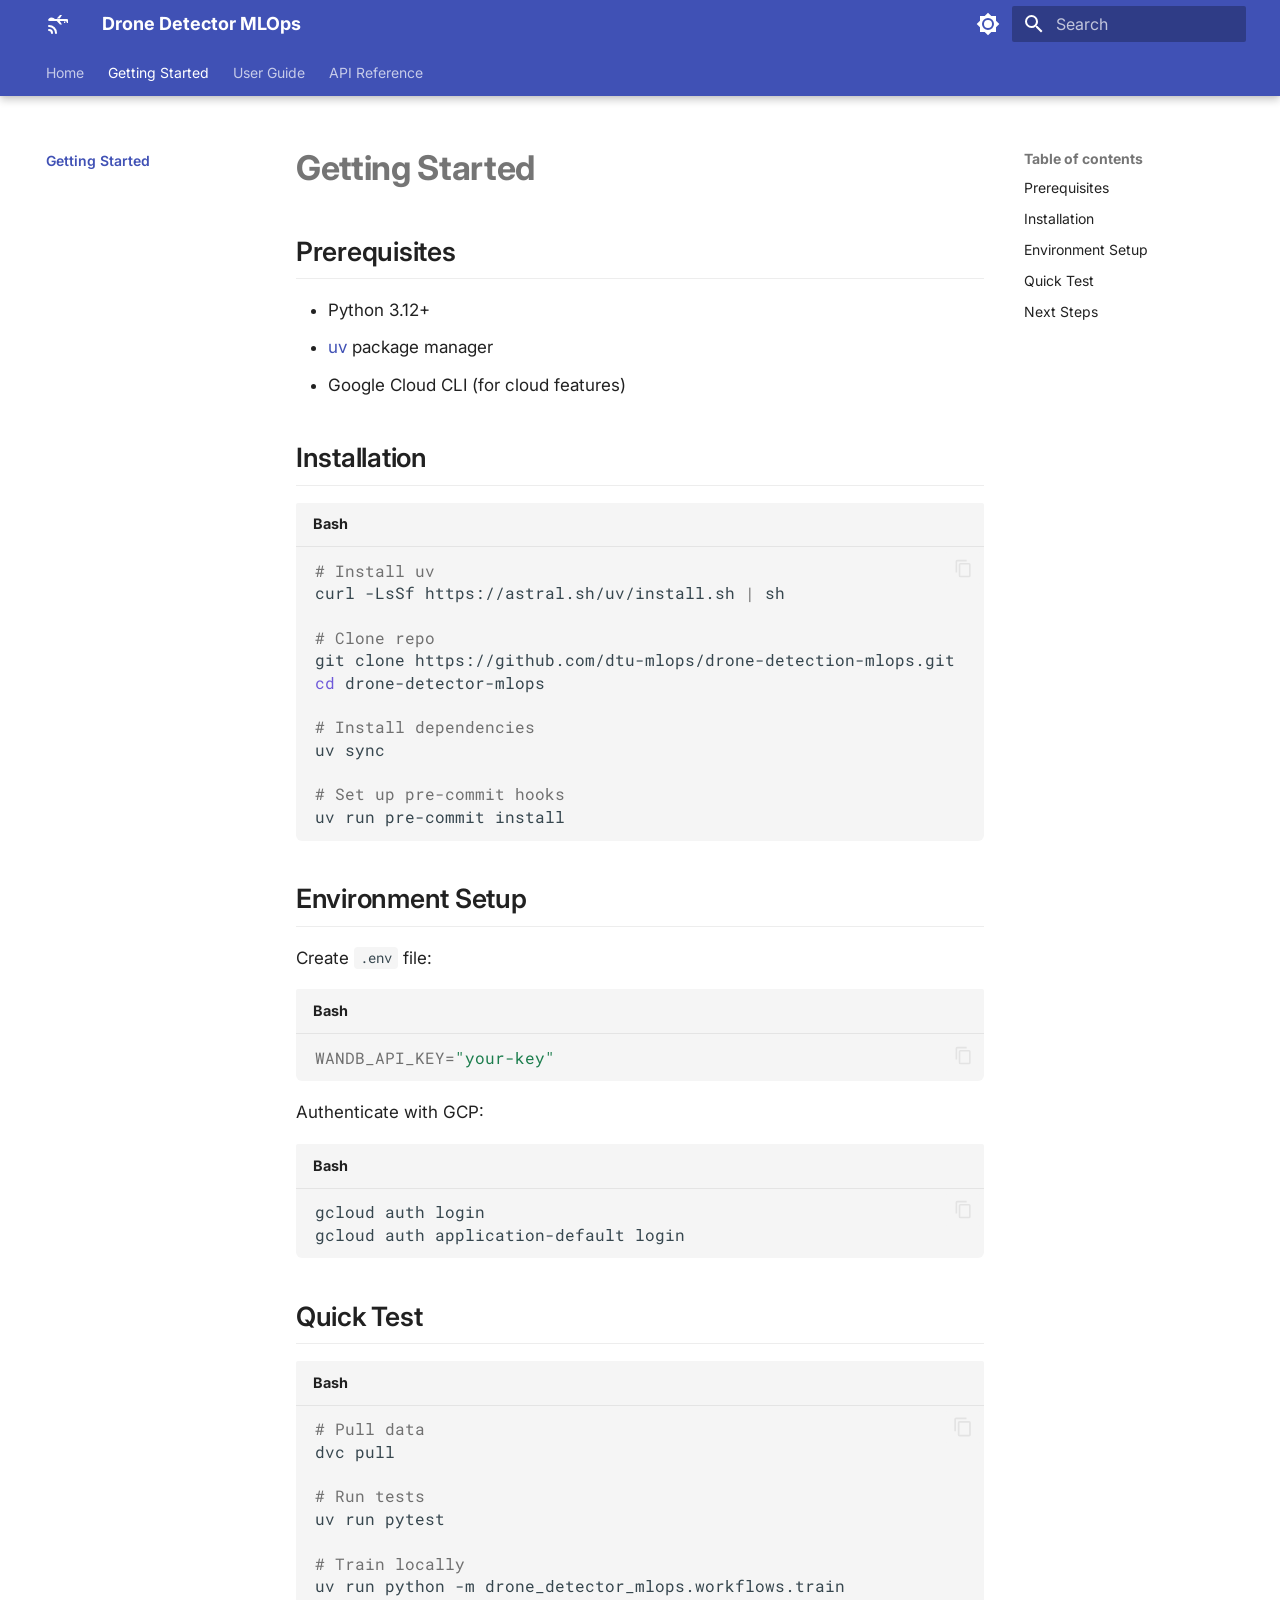
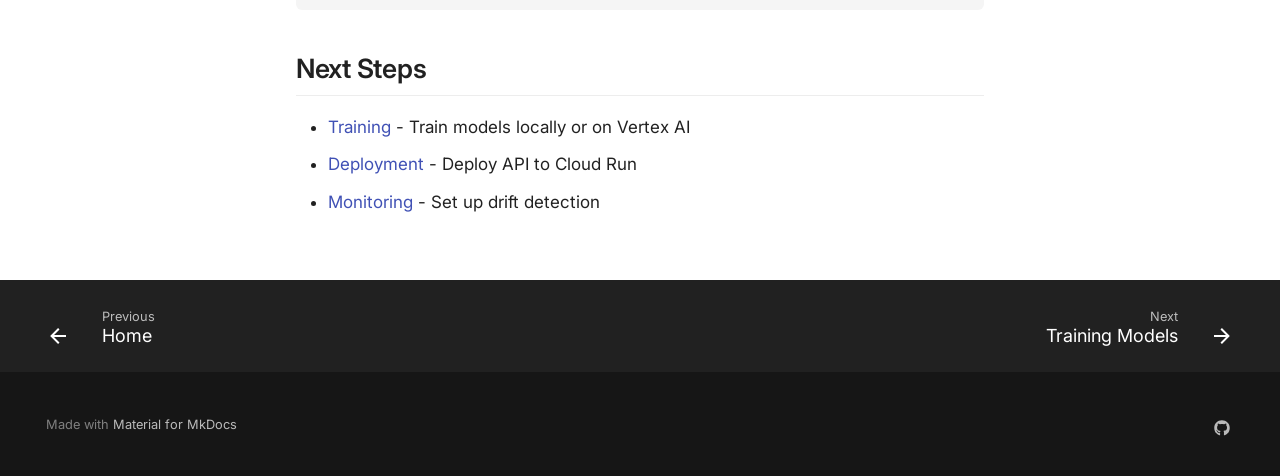
<file: getting-started/index.html>
<!doctype html>
<html lang="en" class="no-js">
  <head>
    
      <meta charset="utf-8">
      <meta name="viewport" content="width=device-width,initial-scale=1">
      
        <meta name="description" content="Machine Learning Operations documentation for the Drone Detector project - training, deployment, monitoring, and infrastructure.">
      
      
        <meta name="author" content="dtu-mlops">
      
      
      
        <link rel="prev" href="..">
      
      
        <link rel="next" href="../training/">
      
      
        
      
      
      <link rel="icon" href="../assets/images/favicon.png">
      <meta name="generator" content="mkdocs-1.6.1, mkdocs-material-9.7.1">
    
    
      
        <title>Getting Started - Drone Detector MLOps</title>
      
    
    
      <link rel="stylesheet" href="../assets/stylesheets/main.484c7ddc.min.css">
      
        
        <link rel="stylesheet" href="../assets/stylesheets/palette.ab4e12ef.min.css">
      
      


    
    
      
    
    
      
        
        
        <link rel="preconnect" href="https://fonts.gstatic.com" crossorigin>
        <link rel="stylesheet" href="https://fonts.googleapis.com/css?family=Inter:300,300i,400,400i,700,700i%7CRoboto+Mono:400,400i,700,700i&display=fallback">
        <style>:root{--md-text-font:"Inter";--md-code-font:"Roboto Mono"}</style>
      
    
    
      <link rel="stylesheet" href="../assets/_mkdocstrings.css">
    
      <link rel="stylesheet" href="../stylesheets/extra.css">
    
    <script>__md_scope=new URL("..",location),__md_hash=e=>[...e].reduce(((e,_)=>(e<<5)-e+_.charCodeAt(0)),0),__md_get=(e,_=localStorage,t=__md_scope)=>JSON.parse(_.getItem(t.pathname+"."+e)),__md_set=(e,_,t=localStorage,a=__md_scope)=>{try{t.setItem(a.pathname+"."+e,JSON.stringify(_))}catch(e){}}</script>
    
      

    
    
  </head>
  
  
    
    
      
    
    
    
    
    <body dir="ltr" data-md-color-scheme="default" data-md-color-primary="indigo" data-md-color-accent="teal">
  
    
    <input class="md-toggle" data-md-toggle="drawer" type="checkbox" id="__drawer" autocomplete="off">
    <input class="md-toggle" data-md-toggle="search" type="checkbox" id="__search" autocomplete="off">
    <label class="md-overlay" for="__drawer"></label>
    <div data-md-component="skip">
      
        
        <a href="#getting-started" class="md-skip">
          Skip to content
        </a>
      
    </div>
    <div data-md-component="announce">
      
    </div>
    
    
      

  

<header class="md-header md-header--shadow md-header--lifted" data-md-component="header">
  <nav class="md-header__inner md-grid" aria-label="Header">
    <a href=".." title="Drone Detector MLOps" class="md-header__button md-logo" aria-label="Drone Detector MLOps" data-md-component="logo">
      
  
  <svg xmlns="http://www.w3.org/2000/svg" viewBox="0 0 24 24"><path d="M22 11h-1l-1-2h-6.25L16 12.5h-2L10.75 9H4c-.55 0-2-.45-2-1s1.5-2.5 3.5-2.5S7.67 6.5 9 7h12a1 1 0 0 1 1 1v3M10.75 6.5 14 3h2l-2.25 3.5zM18 11V9.5h1.75L19 11zM3 19a1 1 0 0 1-1-1 1 1 0 0 1 1-1 4 4 0 0 1 4 4 1 1 0 0 1-1 1 1 1 0 0 1-1-1 2 2 0 0 0-2-2m8 2a1 1 0 0 1-1 1 1 1 0 0 1-1-1 6 6 0 0 0-6-6 1 1 0 0 1-1-1 1 1 0 0 1 1-1 8 8 0 0 1 8 8"/></svg>

    </a>
    <label class="md-header__button md-icon" for="__drawer">
      
      <svg xmlns="http://www.w3.org/2000/svg" viewBox="0 0 24 24"><path d="M3 6h18v2H3zm0 5h18v2H3zm0 5h18v2H3z"/></svg>
    </label>
    <div class="md-header__title" data-md-component="header-title">
      <div class="md-header__ellipsis">
        <div class="md-header__topic">
          <span class="md-ellipsis">
            Drone Detector MLOps
          </span>
        </div>
        <div class="md-header__topic" data-md-component="header-topic">
          <span class="md-ellipsis">
            
              Getting Started
            
          </span>
        </div>
      </div>
    </div>
    
      
        <form class="md-header__option" data-md-component="palette">
  
    
    
    
    <input class="md-option" data-md-color-media="(prefers-color-scheme: light)" data-md-color-scheme="default" data-md-color-primary="indigo" data-md-color-accent="teal"  aria-label="Switch to dark mode"  type="radio" name="__palette" id="__palette_0">
    
      <label class="md-header__button md-icon" title="Switch to dark mode" for="__palette_1" hidden>
        <svg xmlns="http://www.w3.org/2000/svg" viewBox="0 0 24 24"><path d="M12 8a4 4 0 0 0-4 4 4 4 0 0 0 4 4 4 4 0 0 0 4-4 4 4 0 0 0-4-4m0 10a6 6 0 0 1-6-6 6 6 0 0 1 6-6 6 6 0 0 1 6 6 6 6 0 0 1-6 6m8-9.31V4h-4.69L12 .69 8.69 4H4v4.69L.69 12 4 15.31V20h4.69L12 23.31 15.31 20H20v-4.69L23.31 12z"/></svg>
      </label>
    
  
    
    
    
    <input class="md-option" data-md-color-media="(prefers-color-scheme: dark)" data-md-color-scheme="slate" data-md-color-primary="indigo" data-md-color-accent="teal"  aria-label="Switch to light mode"  type="radio" name="__palette" id="__palette_1">
    
      <label class="md-header__button md-icon" title="Switch to light mode" for="__palette_0" hidden>
        <svg xmlns="http://www.w3.org/2000/svg" viewBox="0 0 24 24"><path d="M12 18c-.89 0-1.74-.2-2.5-.55C11.56 16.5 13 14.42 13 12s-1.44-4.5-3.5-5.45C10.26 6.2 11.11 6 12 6a6 6 0 0 1 6 6 6 6 0 0 1-6 6m8-9.31V4h-4.69L12 .69 8.69 4H4v4.69L.69 12 4 15.31V20h4.69L12 23.31 15.31 20H20v-4.69L23.31 12z"/></svg>
      </label>
    
  
</form>
      
    
    
      <script>var palette=__md_get("__palette");if(palette&&palette.color){if("(prefers-color-scheme)"===palette.color.media){var media=matchMedia("(prefers-color-scheme: light)"),input=document.querySelector(media.matches?"[data-md-color-media='(prefers-color-scheme: light)']":"[data-md-color-media='(prefers-color-scheme: dark)']");palette.color.media=input.getAttribute("data-md-color-media"),palette.color.scheme=input.getAttribute("data-md-color-scheme"),palette.color.primary=input.getAttribute("data-md-color-primary"),palette.color.accent=input.getAttribute("data-md-color-accent")}for(var[key,value]of Object.entries(palette.color))document.body.setAttribute("data-md-color-"+key,value)}</script>
    
    
    
      
      
        <label class="md-header__button md-icon" for="__search">
          
          <svg xmlns="http://www.w3.org/2000/svg" viewBox="0 0 24 24"><path d="M9.5 3A6.5 6.5 0 0 1 16 9.5c0 1.61-.59 3.09-1.56 4.23l.27.27h.79l5 5-1.5 1.5-5-5v-.79l-.27-.27A6.52 6.52 0 0 1 9.5 16 6.5 6.5 0 0 1 3 9.5 6.5 6.5 0 0 1 9.5 3m0 2C7 5 5 7 5 9.5S7 14 9.5 14 14 12 14 9.5 12 5 9.5 5"/></svg>
        </label>
        <div class="md-search" data-md-component="search" role="dialog">
  <label class="md-search__overlay" for="__search"></label>
  <div class="md-search__inner" role="search">
    <form class="md-search__form" name="search">
      <input type="text" class="md-search__input" name="query" aria-label="Search" placeholder="Search" autocapitalize="off" autocorrect="off" autocomplete="off" spellcheck="false" data-md-component="search-query" required>
      <label class="md-search__icon md-icon" for="__search">
        
        <svg xmlns="http://www.w3.org/2000/svg" viewBox="0 0 24 24"><path d="M9.5 3A6.5 6.5 0 0 1 16 9.5c0 1.61-.59 3.09-1.56 4.23l.27.27h.79l5 5-1.5 1.5-5-5v-.79l-.27-.27A6.52 6.52 0 0 1 9.5 16 6.5 6.5 0 0 1 3 9.5 6.5 6.5 0 0 1 9.5 3m0 2C7 5 5 7 5 9.5S7 14 9.5 14 14 12 14 9.5 12 5 9.5 5"/></svg>
        
        <svg xmlns="http://www.w3.org/2000/svg" viewBox="0 0 24 24"><path d="M20 11v2H8l5.5 5.5-1.42 1.42L4.16 12l7.92-7.92L13.5 5.5 8 11z"/></svg>
      </label>
      <nav class="md-search__options" aria-label="Search">
        
          <a href="javascript:void(0)" class="md-search__icon md-icon" title="Share" aria-label="Share" data-clipboard data-clipboard-text="" data-md-component="search-share" tabindex="-1">
            
            <svg xmlns="http://www.w3.org/2000/svg" viewBox="0 0 24 24"><path d="M18 16.08c-.76 0-1.44.3-1.96.77L8.91 12.7c.05-.23.09-.46.09-.7s-.04-.47-.09-.7l7.05-4.11c.54.5 1.25.81 2.04.81a3 3 0 0 0 3-3 3 3 0 0 0-3-3 3 3 0 0 0-3 3c0 .24.04.47.09.7L8.04 9.81C7.5 9.31 6.79 9 6 9a3 3 0 0 0-3 3 3 3 0 0 0 3 3c.79 0 1.5-.31 2.04-.81l7.12 4.15c-.05.21-.08.43-.08.66 0 1.61 1.31 2.91 2.92 2.91s2.92-1.3 2.92-2.91A2.92 2.92 0 0 0 18 16.08"/></svg>
          </a>
        
        <button type="reset" class="md-search__icon md-icon" title="Clear" aria-label="Clear" tabindex="-1">
          
          <svg xmlns="http://www.w3.org/2000/svg" viewBox="0 0 24 24"><path d="M19 6.41 17.59 5 12 10.59 6.41 5 5 6.41 10.59 12 5 17.59 6.41 19 12 13.41 17.59 19 19 17.59 13.41 12z"/></svg>
        </button>
      </nav>
      
        <div class="md-search__suggest" data-md-component="search-suggest"></div>
      
    </form>
    <div class="md-search__output">
      <div class="md-search__scrollwrap" tabindex="0" data-md-scrollfix>
        <div class="md-search-result" data-md-component="search-result">
          <div class="md-search-result__meta">
            Initializing search
          </div>
          <ol class="md-search-result__list" role="presentation"></ol>
        </div>
      </div>
    </div>
  </div>
</div>
      
    
    
  </nav>
  
    
      
<nav class="md-tabs" aria-label="Tabs" data-md-component="tabs">
  <div class="md-grid">
    <ul class="md-tabs__list">
      
        
  
  
  
  
    <li class="md-tabs__item">
      <a href=".." class="md-tabs__link">
        
  
  
    
  
  Home

      </a>
    </li>
  

      
        
  
  
  
    
  
  
    <li class="md-tabs__item md-tabs__item--active">
      <a href="./" class="md-tabs__link">
        
  
  
    
  
  Getting Started

      </a>
    </li>
  

      
        
  
  
  
  
    
    
      <li class="md-tabs__item">
        <a href="../training/" class="md-tabs__link">
          
  
  
    
  
  User Guide

        </a>
      </li>
    
  

      
        
  
  
  
  
    <li class="md-tabs__item">
      <a href="../api-reference/" class="md-tabs__link">
        
  
  
    
  
  API Reference

      </a>
    </li>
  

      
    </ul>
  </div>
</nav>
    
  
</header>
    
    <div class="md-container" data-md-component="container">
      
      
        
      
      <main class="md-main" data-md-component="main">
        <div class="md-main__inner md-grid">
          
            
              
              <div class="md-sidebar md-sidebar--primary" data-md-component="sidebar" data-md-type="navigation" >
                <div class="md-sidebar__scrollwrap">
                  <div class="md-sidebar__inner">
                    


  


<nav class="md-nav md-nav--primary md-nav--lifted" aria-label="Navigation" data-md-level="0">
  <label class="md-nav__title" for="__drawer">
    <a href=".." title="Drone Detector MLOps" class="md-nav__button md-logo" aria-label="Drone Detector MLOps" data-md-component="logo">
      
  
  <svg xmlns="http://www.w3.org/2000/svg" viewBox="0 0 24 24"><path d="M22 11h-1l-1-2h-6.25L16 12.5h-2L10.75 9H4c-.55 0-2-.45-2-1s1.5-2.5 3.5-2.5S7.67 6.5 9 7h12a1 1 0 0 1 1 1v3M10.75 6.5 14 3h2l-2.25 3.5zM18 11V9.5h1.75L19 11zM3 19a1 1 0 0 1-1-1 1 1 0 0 1 1-1 4 4 0 0 1 4 4 1 1 0 0 1-1 1 1 1 0 0 1-1-1 2 2 0 0 0-2-2m8 2a1 1 0 0 1-1 1 1 1 0 0 1-1-1 6 6 0 0 0-6-6 1 1 0 0 1-1-1 1 1 0 0 1 1-1 8 8 0 0 1 8 8"/></svg>

    </a>
    Drone Detector MLOps
  </label>
  
  <ul class="md-nav__list" data-md-scrollfix>
    
      
      
  
  
  
  
    <li class="md-nav__item">
      <a href=".." class="md-nav__link">
        
  
  
  <span class="md-ellipsis">
    
  
    Home
  

    
  </span>
  
  

      </a>
    </li>
  

    
      
      
  
  
    
  
  
  
    <li class="md-nav__item md-nav__item--active">
      
      <input class="md-nav__toggle md-toggle" type="checkbox" id="__toc">
      
      
        
      
      
        <label class="md-nav__link md-nav__link--active" for="__toc">
          
  
  
  <span class="md-ellipsis">
    
  
    Getting Started
  

    
  </span>
  
  

          <span class="md-nav__icon md-icon"></span>
        </label>
      
      <a href="./" class="md-nav__link md-nav__link--active">
        
  
  
  <span class="md-ellipsis">
    
  
    Getting Started
  

    
  </span>
  
  

      </a>
      
        

<nav class="md-nav md-nav--secondary" aria-label="Table of contents">
  
  
  
    
  
  
    <label class="md-nav__title" for="__toc">
      <span class="md-nav__icon md-icon"></span>
      Table of contents
    </label>
    <ul class="md-nav__list" data-md-component="toc" data-md-scrollfix>
      
        <li class="md-nav__item">
  <a href="#prerequisites" class="md-nav__link">
    <span class="md-ellipsis">
      
        Prerequisites
      
    </span>
  </a>
  
</li>
      
        <li class="md-nav__item">
  <a href="#installation" class="md-nav__link">
    <span class="md-ellipsis">
      
        Installation
      
    </span>
  </a>
  
</li>
      
        <li class="md-nav__item">
  <a href="#environment-setup" class="md-nav__link">
    <span class="md-ellipsis">
      
        Environment Setup
      
    </span>
  </a>
  
</li>
      
        <li class="md-nav__item">
  <a href="#quick-test" class="md-nav__link">
    <span class="md-ellipsis">
      
        Quick Test
      
    </span>
  </a>
  
</li>
      
        <li class="md-nav__item">
  <a href="#next-steps" class="md-nav__link">
    <span class="md-ellipsis">
      
        Next Steps
      
    </span>
  </a>
  
</li>
      
    </ul>
  
</nav>
      
    </li>
  

    
      
      
  
  
  
  
    
    
      
        
      
        
      
        
      
        
      
    
    
    
      
      
        
      
    
    
    <li class="md-nav__item md-nav__item--nested">
      
        
        
          
        
        <input class="md-nav__toggle md-toggle md-toggle--indeterminate" type="checkbox" id="__nav_3" >
        
          
          <label class="md-nav__link" for="__nav_3" id="__nav_3_label" tabindex="0">
            
  
  
  <span class="md-ellipsis">
    
  
    User Guide
  

    
  </span>
  
  

            <span class="md-nav__icon md-icon"></span>
          </label>
        
        <nav class="md-nav" data-md-level="1" aria-labelledby="__nav_3_label" aria-expanded="false">
          <label class="md-nav__title" for="__nav_3">
            <span class="md-nav__icon md-icon"></span>
            
  
    User Guide
  

          </label>
          <ul class="md-nav__list" data-md-scrollfix>
            
              
                
  
  
  
  
    <li class="md-nav__item">
      <a href="../training/" class="md-nav__link">
        
  
  
  <span class="md-ellipsis">
    
  
    Training Models
  

    
  </span>
  
  

      </a>
    </li>
  

              
            
              
                
  
  
  
  
    <li class="md-nav__item">
      <a href="../cloud-infrastructure/" class="md-nav__link">
        
  
  
  <span class="md-ellipsis">
    
  
    Cloud Infrastructure
  

    
  </span>
  
  

      </a>
    </li>
  

              
            
              
                
  
  
  
  
    <li class="md-nav__item">
      <a href="../deployment/" class="md-nav__link">
        
  
  
  <span class="md-ellipsis">
    
  
    Deployment
  

    
  </span>
  
  

      </a>
    </li>
  

              
            
              
                
  
  
  
  
    <li class="md-nav__item">
      <a href="../monitoring/" class="md-nav__link">
        
  
  
  <span class="md-ellipsis">
    
  
    Monitoring & Drift
  

    
  </span>
  
  

      </a>
    </li>
  

              
            
          </ul>
        </nav>
      
    </li>
  

    
      
      
  
  
  
  
    <li class="md-nav__item">
      <a href="../api-reference/" class="md-nav__link">
        
  
  
  <span class="md-ellipsis">
    
  
    API Reference
  

    
  </span>
  
  

      </a>
    </li>
  

    
  </ul>
</nav>
                  </div>
                </div>
              </div>
            
            
              
              <div class="md-sidebar md-sidebar--secondary" data-md-component="sidebar" data-md-type="toc" >
                <div class="md-sidebar__scrollwrap">
                  <div class="md-sidebar__inner">
                    

<nav class="md-nav md-nav--secondary" aria-label="Table of contents">
  
  
  
    
  
  
    <label class="md-nav__title" for="__toc">
      <span class="md-nav__icon md-icon"></span>
      Table of contents
    </label>
    <ul class="md-nav__list" data-md-component="toc" data-md-scrollfix>
      
        <li class="md-nav__item">
  <a href="#prerequisites" class="md-nav__link">
    <span class="md-ellipsis">
      
        Prerequisites
      
    </span>
  </a>
  
</li>
      
        <li class="md-nav__item">
  <a href="#installation" class="md-nav__link">
    <span class="md-ellipsis">
      
        Installation
      
    </span>
  </a>
  
</li>
      
        <li class="md-nav__item">
  <a href="#environment-setup" class="md-nav__link">
    <span class="md-ellipsis">
      
        Environment Setup
      
    </span>
  </a>
  
</li>
      
        <li class="md-nav__item">
  <a href="#quick-test" class="md-nav__link">
    <span class="md-ellipsis">
      
        Quick Test
      
    </span>
  </a>
  
</li>
      
        <li class="md-nav__item">
  <a href="#next-steps" class="md-nav__link">
    <span class="md-ellipsis">
      
        Next Steps
      
    </span>
  </a>
  
</li>
      
    </ul>
  
</nav>
                  </div>
                </div>
              </div>
            
          
          
            <div class="md-content" data-md-component="content">
              
                



  


              
              <article class="md-content__inner md-typeset">
                
                  



<h1 id="getting-started">Getting Started<a class="headerlink" href="#getting-started" title="Anchor link to this section">&para;</a></h1>
<h2 id="prerequisites">Prerequisites<a class="headerlink" href="#prerequisites" title="Anchor link to this section">&para;</a></h2>
<ul>
<li>Python 3.12+</li>
<li><a href="https://docs.astral.sh/uv/">uv</a> package manager</li>
<li>Google Cloud CLI (for cloud features)</li>
</ul>
<h2 id="installation">Installation<a class="headerlink" href="#installation" title="Anchor link to this section">&para;</a></h2>
<div class="language-bash highlight"><span class="filename">Bash</span><pre><span></span><code><span id="__span-0-1"><a id="__codelineno-0-1" name="__codelineno-0-1" href="#__codelineno-0-1"></a><span class="c1"># Install uv</span>
</span><span id="__span-0-2"><a id="__codelineno-0-2" name="__codelineno-0-2" href="#__codelineno-0-2"></a>curl<span class="w"> </span>-LsSf<span class="w"> </span>https://astral.sh/uv/install.sh<span class="w"> </span><span class="p">|</span><span class="w"> </span>sh
</span><span id="__span-0-3"><a id="__codelineno-0-3" name="__codelineno-0-3" href="#__codelineno-0-3"></a>
</span><span id="__span-0-4"><a id="__codelineno-0-4" name="__codelineno-0-4" href="#__codelineno-0-4"></a><span class="c1"># Clone repo</span>
</span><span id="__span-0-5"><a id="__codelineno-0-5" name="__codelineno-0-5" href="#__codelineno-0-5"></a>git<span class="w"> </span>clone<span class="w"> </span>https://github.com/dtu-mlops/drone-detection-mlops.git
</span><span id="__span-0-6"><a id="__codelineno-0-6" name="__codelineno-0-6" href="#__codelineno-0-6"></a><span class="nb">cd</span><span class="w"> </span>drone-detector-mlops
</span><span id="__span-0-7"><a id="__codelineno-0-7" name="__codelineno-0-7" href="#__codelineno-0-7"></a>
</span><span id="__span-0-8"><a id="__codelineno-0-8" name="__codelineno-0-8" href="#__codelineno-0-8"></a><span class="c1"># Install dependencies</span>
</span><span id="__span-0-9"><a id="__codelineno-0-9" name="__codelineno-0-9" href="#__codelineno-0-9"></a>uv<span class="w"> </span>sync
</span><span id="__span-0-10"><a id="__codelineno-0-10" name="__codelineno-0-10" href="#__codelineno-0-10"></a>
</span><span id="__span-0-11"><a id="__codelineno-0-11" name="__codelineno-0-11" href="#__codelineno-0-11"></a><span class="c1"># Set up pre-commit hooks</span>
</span><span id="__span-0-12"><a id="__codelineno-0-12" name="__codelineno-0-12" href="#__codelineno-0-12"></a>uv<span class="w"> </span>run<span class="w"> </span>pre-commit<span class="w"> </span>install
</span></code></pre></div>
<h2 id="environment-setup">Environment Setup<a class="headerlink" href="#environment-setup" title="Anchor link to this section">&para;</a></h2>
<p>Create <code>.env</code> file:</p>
<div class="language-bash highlight"><span class="filename">Bash</span><pre><span></span><code><span id="__span-1-1"><a id="__codelineno-1-1" name="__codelineno-1-1" href="#__codelineno-1-1"></a><span class="nv">WANDB_API_KEY</span><span class="o">=</span><span class="s2">&quot;your-key&quot;</span>
</span></code></pre></div>
<p>Authenticate with GCP:</p>
<div class="language-bash highlight"><span class="filename">Bash</span><pre><span></span><code><span id="__span-2-1"><a id="__codelineno-2-1" name="__codelineno-2-1" href="#__codelineno-2-1"></a>gcloud<span class="w"> </span>auth<span class="w"> </span>login
</span><span id="__span-2-2"><a id="__codelineno-2-2" name="__codelineno-2-2" href="#__codelineno-2-2"></a>gcloud<span class="w"> </span>auth<span class="w"> </span>application-default<span class="w"> </span>login
</span></code></pre></div>
<h2 id="quick-test">Quick Test<a class="headerlink" href="#quick-test" title="Anchor link to this section">&para;</a></h2>
<div class="language-bash highlight"><span class="filename">Bash</span><pre><span></span><code><span id="__span-3-1"><a id="__codelineno-3-1" name="__codelineno-3-1" href="#__codelineno-3-1"></a><span class="c1"># Pull data</span>
</span><span id="__span-3-2"><a id="__codelineno-3-2" name="__codelineno-3-2" href="#__codelineno-3-2"></a>dvc<span class="w"> </span>pull
</span><span id="__span-3-3"><a id="__codelineno-3-3" name="__codelineno-3-3" href="#__codelineno-3-3"></a>
</span><span id="__span-3-4"><a id="__codelineno-3-4" name="__codelineno-3-4" href="#__codelineno-3-4"></a><span class="c1"># Run tests</span>
</span><span id="__span-3-5"><a id="__codelineno-3-5" name="__codelineno-3-5" href="#__codelineno-3-5"></a>uv<span class="w"> </span>run<span class="w"> </span>pytest
</span><span id="__span-3-6"><a id="__codelineno-3-6" name="__codelineno-3-6" href="#__codelineno-3-6"></a>
</span><span id="__span-3-7"><a id="__codelineno-3-7" name="__codelineno-3-7" href="#__codelineno-3-7"></a><span class="c1"># Train locally</span>
</span><span id="__span-3-8"><a id="__codelineno-3-8" name="__codelineno-3-8" href="#__codelineno-3-8"></a>uv<span class="w"> </span>run<span class="w"> </span>python<span class="w"> </span>-m<span class="w"> </span>drone_detector_mlops.workflows.train
</span></code></pre></div>
<h2 id="next-steps">Next Steps<a class="headerlink" href="#next-steps" title="Anchor link to this section">&para;</a></h2>
<ul>
<li><a href="../training/">Training</a> - Train models locally or on Vertex AI</li>
<li><a href="../deployment/">Deployment</a> - Deploy API to Cloud Run</li>
<li><a href="../monitoring/">Monitoring</a> - Set up drift detection</li>
</ul>












                
              </article>
            </div>
          
          
  <script>var tabs=__md_get("__tabs");if(Array.isArray(tabs))e:for(var set of document.querySelectorAll(".tabbed-set")){var labels=set.querySelector(".tabbed-labels");for(var tab of tabs)for(var label of labels.getElementsByTagName("label"))if(label.innerText.trim()===tab){var input=document.getElementById(label.htmlFor);input.checked=!0;continue e}}</script>

<script>var target=document.getElementById(location.hash.slice(1));target&&target.name&&(target.checked=target.name.startsWith("__tabbed_"))</script>
        </div>
        
          <button type="button" class="md-top md-icon" data-md-component="top" hidden>
  
  <svg xmlns="http://www.w3.org/2000/svg" viewBox="0 0 24 24"><path d="M13 20h-2V8l-5.5 5.5-1.42-1.42L12 4.16l7.92 7.92-1.42 1.42L13 8z"/></svg>
  Back to top
</button>
        
      </main>
      
        <footer class="md-footer">
  
    
      
      <nav class="md-footer__inner md-grid" aria-label="Footer" >
        
          
          <a href=".." class="md-footer__link md-footer__link--prev" aria-label="Previous: Home">
            <div class="md-footer__button md-icon">
              
              <svg xmlns="http://www.w3.org/2000/svg" viewBox="0 0 24 24"><path d="M20 11v2H8l5.5 5.5-1.42 1.42L4.16 12l7.92-7.92L13.5 5.5 8 11z"/></svg>
            </div>
            <div class="md-footer__title">
              <span class="md-footer__direction">
                Previous
              </span>
              <div class="md-ellipsis">
                Home
              </div>
            </div>
          </a>
        
        
          
          <a href="../training/" class="md-footer__link md-footer__link--next" aria-label="Next: Training Models">
            <div class="md-footer__title">
              <span class="md-footer__direction">
                Next
              </span>
              <div class="md-ellipsis">
                Training Models
              </div>
            </div>
            <div class="md-footer__button md-icon">
              
              <svg xmlns="http://www.w3.org/2000/svg" viewBox="0 0 24 24"><path d="M4 11v2h12l-5.5 5.5 1.42 1.42L19.84 12l-7.92-7.92L10.5 5.5 16 11z"/></svg>
            </div>
          </a>
        
      </nav>
    
  
  <div class="md-footer-meta md-typeset">
    <div class="md-footer-meta__inner md-grid">
      <div class="md-copyright">
  
  
    Made with
    <a href="https://squidfunk.github.io/mkdocs-material/" target="_blank" rel="noopener">
      Material for MkDocs
    </a>
  
</div>
      
        
<div class="md-social">
  
    
    
    
    
    <a href="https://github.com/dtu-mlops" target="_blank" rel="noopener" title="DTU MLOps on GitHub" class="md-social__link">
      <svg xmlns="http://www.w3.org/2000/svg" viewBox="0 0 512 512"><!--! Font Awesome Free 7.1.0 by @fontawesome - https://fontawesome.com License - https://fontawesome.com/license/free (Icons: CC BY 4.0, Fonts: SIL OFL 1.1, Code: MIT License) Copyright 2025 Fonticons, Inc.--><path d="M173.9 397.4c0 2-2.3 3.6-5.2 3.6-3.3.3-5.6-1.3-5.6-3.6 0-2 2.3-3.6 5.2-3.6 3-.3 5.6 1.3 5.6 3.6m-31.1-4.5c-.7 2 1.3 4.3 4.3 4.9 2.6 1 5.6 0 6.2-2s-1.3-4.3-4.3-5.2c-2.6-.7-5.5.3-6.2 2.3m44.2-1.7c-2.9.7-4.9 2.6-4.6 4.9.3 2 2.9 3.3 5.9 2.6 2.9-.7 4.9-2.6 4.6-4.6-.3-1.9-3-3.2-5.9-2.9M252.8 8C114.1 8 8 113.3 8 252c0 110.9 69.8 205.8 169.5 239.2 12.8 2.3 17.3-5.6 17.3-12.1 0-6.2-.3-40.4-.3-61.4 0 0-70 15-84.7-29.8 0 0-11.4-29.1-27.8-36.6 0 0-22.9-15.7 1.6-15.4 0 0 24.9 2 38.6 25.8 21.9 38.6 58.6 27.5 72.9 20.9 2.3-16 8.8-27.1 16-33.7-55.9-6.2-112.3-14.3-112.3-110.5 0-27.5 7.6-41.3 23.6-58.9-2.6-6.5-11.1-33.3 2.6-67.9 20.9-6.5 69 27 69 27 20-5.6 41.5-8.5 62.8-8.5s42.8 2.9 62.8 8.5c0 0 48.1-33.6 69-27 13.7 34.7 5.2 61.4 2.6 67.9 16 17.7 25.8 31.5 25.8 58.9 0 96.5-58.9 104.2-114.8 110.5 9.2 7.9 17 22.9 17 46.4 0 33.7-.3 75.4-.3 83.6 0 6.5 4.6 14.4 17.3 12.1C436.2 457.8 504 362.9 504 252 504 113.3 391.5 8 252.8 8M105.2 352.9c-1.3 1-1 3.3.7 5.2 1.6 1.6 3.9 2.3 5.2 1 1.3-1 1-3.3-.7-5.2-1.6-1.6-3.9-2.3-5.2-1m-10.8-8.1c-.7 1.3.3 2.9 2.3 3.9 1.6 1 3.6.7 4.3-.7.7-1.3-.3-2.9-2.3-3.9-2-.6-3.6-.3-4.3.7m32.4 35.6c-1.6 1.3-1 4.3 1.3 6.2 2.3 2.3 5.2 2.6 6.5 1 1.3-1.3.7-4.3-1.3-6.2-2.2-2.3-5.2-2.6-6.5-1m-11.4-14.7c-1.6 1-1.6 3.6 0 5.9s4.3 3.3 5.6 2.3c1.6-1.3 1.6-3.9 0-6.2-1.4-2.3-4-3.3-5.6-2"/></svg>
    </a>
  
</div>
      
    </div>
  </div>
</footer>
      
    </div>
    <div class="md-dialog" data-md-component="dialog">
      <div class="md-dialog__inner md-typeset"></div>
    </div>
    
    
    
      
      
      <script id="__config" type="application/json">{"annotate": null, "base": "..", "features": ["navigation.tabs", "navigation.tabs.sticky", "navigation.sections", "navigation.expand", "navigation.path", "navigation.top", "navigation.footer", "navigation.indexes", "search.suggest", "search.highlight", "search.share", "content.code.copy", "content.code.annotate", "content.tabs.link", "content.tooltips", "toc.follow"], "search": "../assets/javascripts/workers/search.2c215733.min.js", "tags": null, "translations": {"clipboard.copied": "Copied to clipboard", "clipboard.copy": "Copy to clipboard", "search.result.more.one": "1 more on this page", "search.result.more.other": "# more on this page", "search.result.none": "No matching documents", "search.result.one": "1 matching document", "search.result.other": "# matching documents", "search.result.placeholder": "Type to start searching", "search.result.term.missing": "Missing", "select.version": "Select version"}, "version": null}</script>
    
    
      <script src="../assets/javascripts/bundle.79ae519e.min.js"></script>
      
        <script src="../javascripts/extra.js"></script>
      
    
  </body>
</html>
</file>
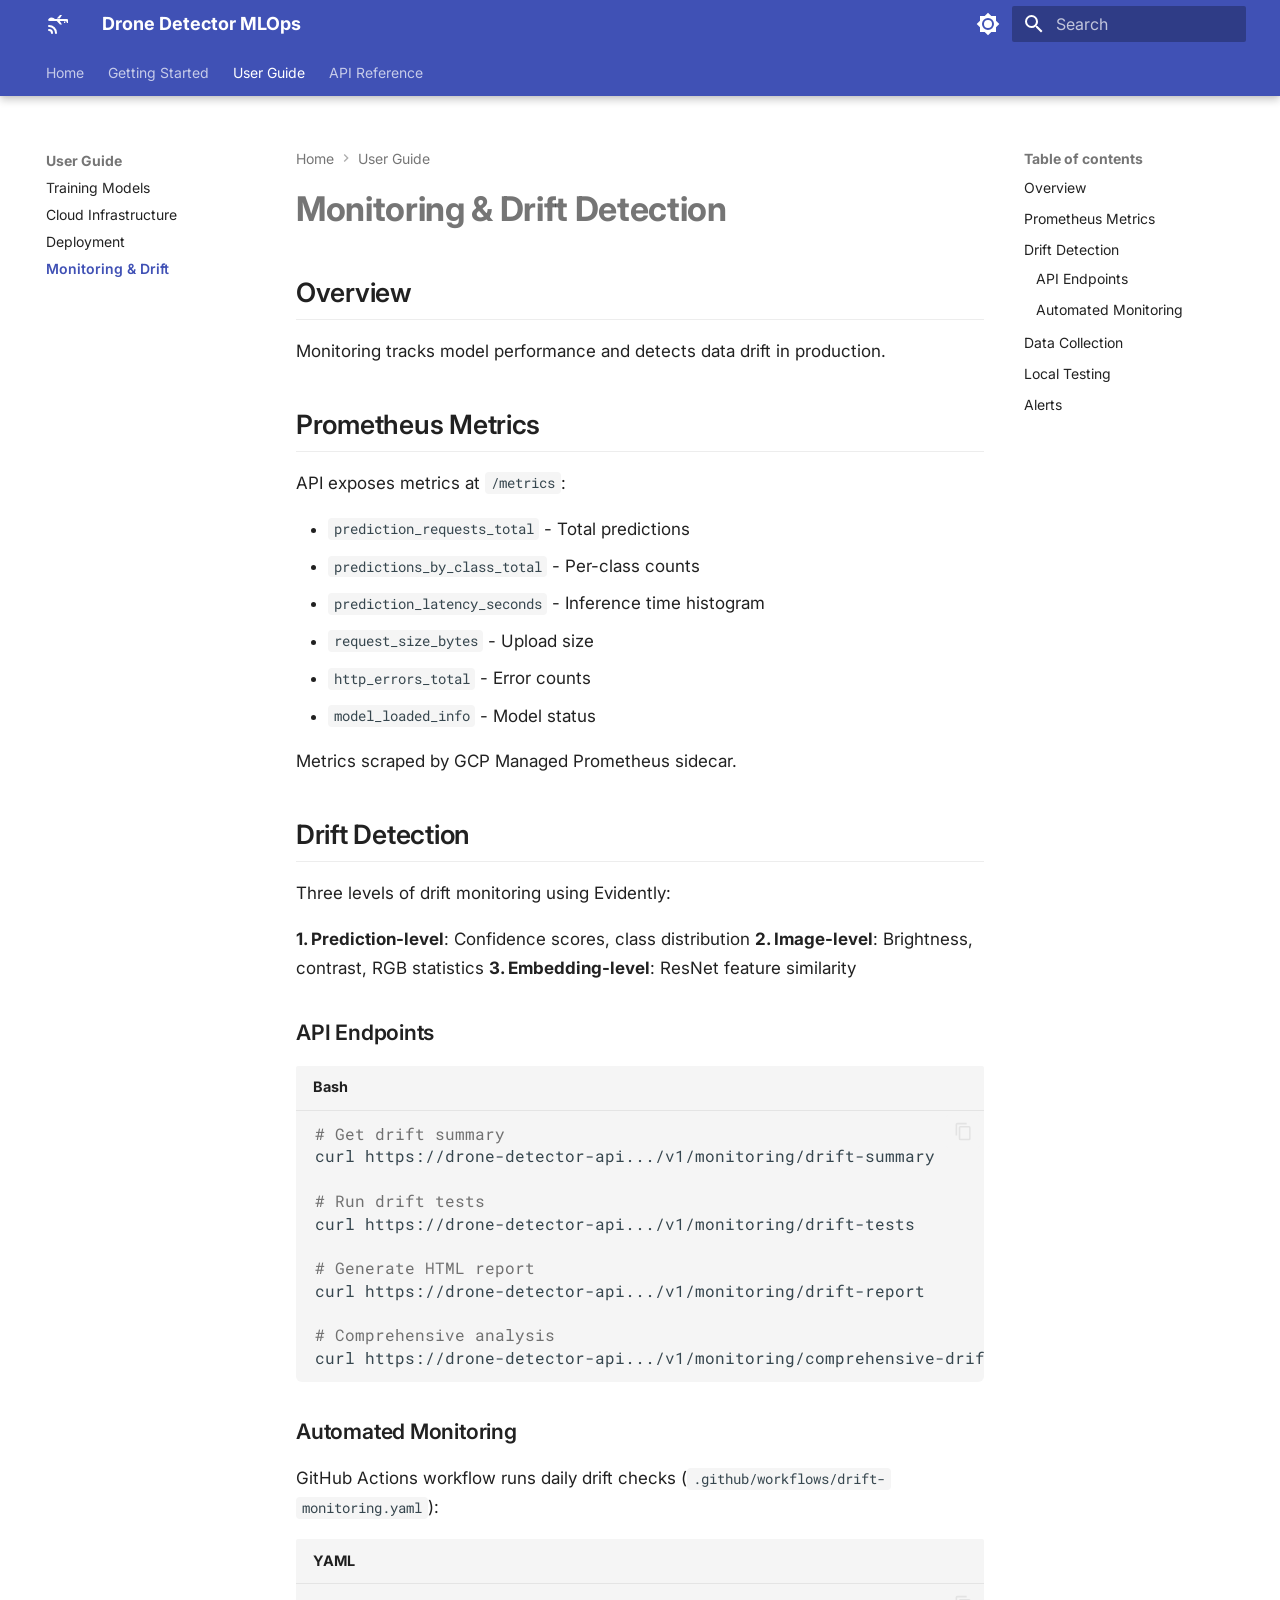
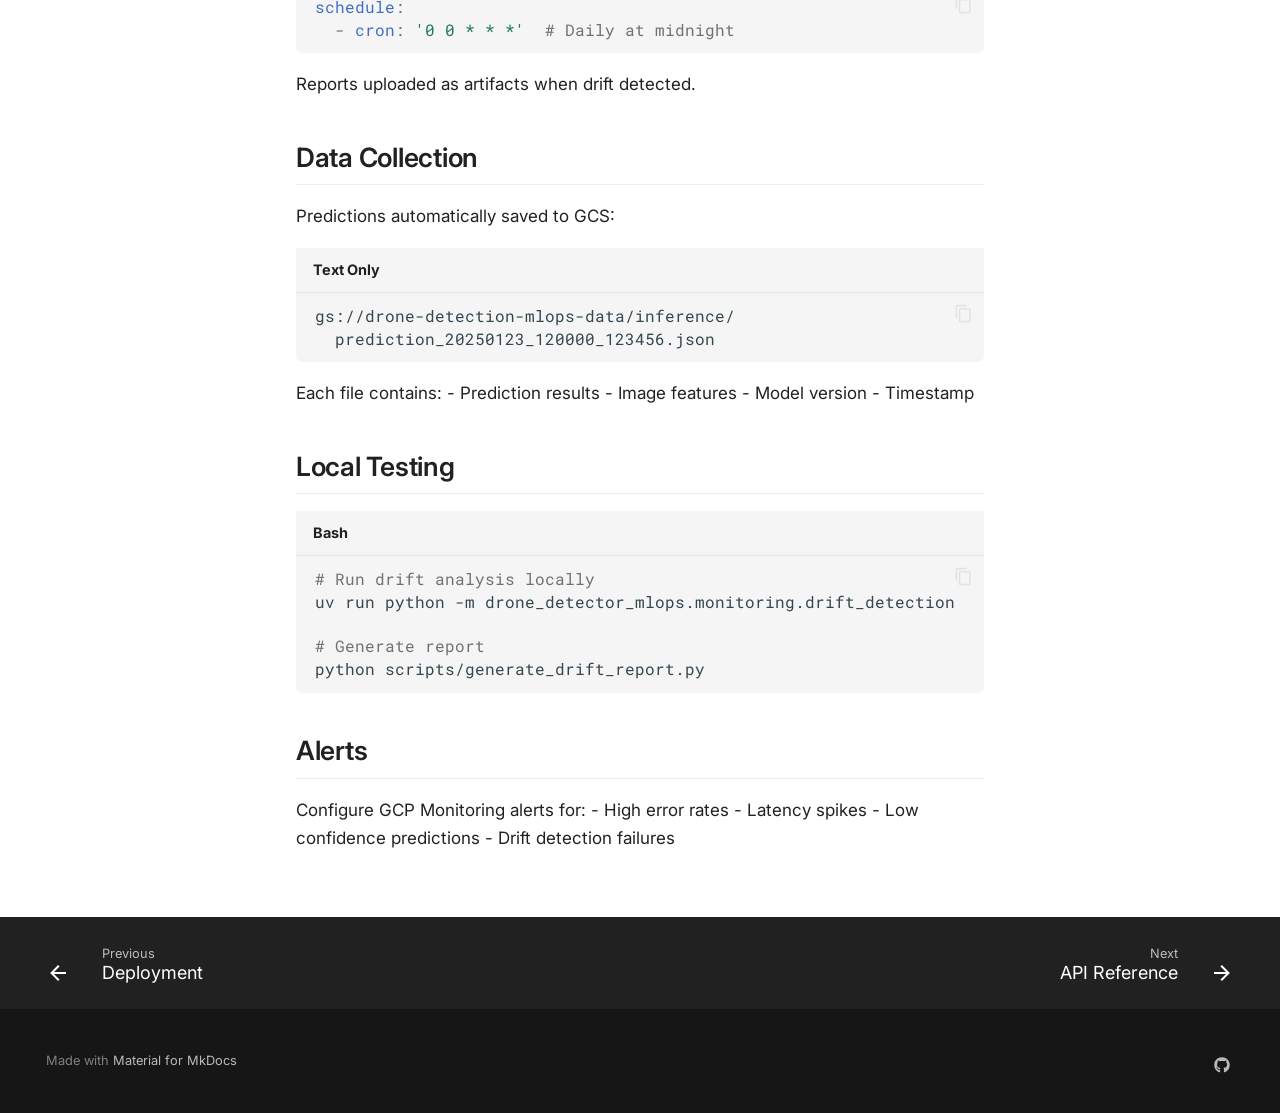
<file: monitoring/index.html>
<!doctype html>
<html lang="en" class="no-js">
  <head>
    
      <meta charset="utf-8">
      <meta name="viewport" content="width=device-width,initial-scale=1">
      
        <meta name="description" content="Machine Learning Operations documentation for the Drone Detector project - training, deployment, monitoring, and infrastructure.">
      
      
        <meta name="author" content="dtu-mlops">
      
      
      
        <link rel="prev" href="../deployment/">
      
      
        <link rel="next" href="../api-reference/">
      
      
        
      
      
      <link rel="icon" href="../assets/images/favicon.png">
      <meta name="generator" content="mkdocs-1.6.1, mkdocs-material-9.7.1">
    
    
      
        <title>Monitoring & Drift - Drone Detector MLOps</title>
      
    
    
      <link rel="stylesheet" href="../assets/stylesheets/main.484c7ddc.min.css">
      
        
        <link rel="stylesheet" href="../assets/stylesheets/palette.ab4e12ef.min.css">
      
      


    
    
      
    
    
      
        
        
        <link rel="preconnect" href="https://fonts.gstatic.com" crossorigin>
        <link rel="stylesheet" href="https://fonts.googleapis.com/css?family=Inter:300,300i,400,400i,700,700i%7CRoboto+Mono:400,400i,700,700i&display=fallback">
        <style>:root{--md-text-font:"Inter";--md-code-font:"Roboto Mono"}</style>
      
    
    
      <link rel="stylesheet" href="../assets/_mkdocstrings.css">
    
      <link rel="stylesheet" href="../stylesheets/extra.css">
    
    <script>__md_scope=new URL("..",location),__md_hash=e=>[...e].reduce(((e,_)=>(e<<5)-e+_.charCodeAt(0)),0),__md_get=(e,_=localStorage,t=__md_scope)=>JSON.parse(_.getItem(t.pathname+"."+e)),__md_set=(e,_,t=localStorage,a=__md_scope)=>{try{t.setItem(a.pathname+"."+e,JSON.stringify(_))}catch(e){}}</script>
    
      

    
    
  </head>
  
  
    
    
      
    
    
    
    
    <body dir="ltr" data-md-color-scheme="default" data-md-color-primary="indigo" data-md-color-accent="teal">
  
    
    <input class="md-toggle" data-md-toggle="drawer" type="checkbox" id="__drawer" autocomplete="off">
    <input class="md-toggle" data-md-toggle="search" type="checkbox" id="__search" autocomplete="off">
    <label class="md-overlay" for="__drawer"></label>
    <div data-md-component="skip">
      
        
        <a href="#monitoring-drift-detection" class="md-skip">
          Skip to content
        </a>
      
    </div>
    <div data-md-component="announce">
      
    </div>
    
    
      

  

<header class="md-header md-header--shadow md-header--lifted" data-md-component="header">
  <nav class="md-header__inner md-grid" aria-label="Header">
    <a href=".." title="Drone Detector MLOps" class="md-header__button md-logo" aria-label="Drone Detector MLOps" data-md-component="logo">
      
  
  <svg xmlns="http://www.w3.org/2000/svg" viewBox="0 0 24 24"><path d="M22 11h-1l-1-2h-6.25L16 12.5h-2L10.75 9H4c-.55 0-2-.45-2-1s1.5-2.5 3.5-2.5S7.67 6.5 9 7h12a1 1 0 0 1 1 1v3M10.75 6.5 14 3h2l-2.25 3.5zM18 11V9.5h1.75L19 11zM3 19a1 1 0 0 1-1-1 1 1 0 0 1 1-1 4 4 0 0 1 4 4 1 1 0 0 1-1 1 1 1 0 0 1-1-1 2 2 0 0 0-2-2m8 2a1 1 0 0 1-1 1 1 1 0 0 1-1-1 6 6 0 0 0-6-6 1 1 0 0 1-1-1 1 1 0 0 1 1-1 8 8 0 0 1 8 8"/></svg>

    </a>
    <label class="md-header__button md-icon" for="__drawer">
      
      <svg xmlns="http://www.w3.org/2000/svg" viewBox="0 0 24 24"><path d="M3 6h18v2H3zm0 5h18v2H3zm0 5h18v2H3z"/></svg>
    </label>
    <div class="md-header__title" data-md-component="header-title">
      <div class="md-header__ellipsis">
        <div class="md-header__topic">
          <span class="md-ellipsis">
            Drone Detector MLOps
          </span>
        </div>
        <div class="md-header__topic" data-md-component="header-topic">
          <span class="md-ellipsis">
            
              Monitoring & Drift
            
          </span>
        </div>
      </div>
    </div>
    
      
        <form class="md-header__option" data-md-component="palette">
  
    
    
    
    <input class="md-option" data-md-color-media="(prefers-color-scheme: light)" data-md-color-scheme="default" data-md-color-primary="indigo" data-md-color-accent="teal"  aria-label="Switch to dark mode"  type="radio" name="__palette" id="__palette_0">
    
      <label class="md-header__button md-icon" title="Switch to dark mode" for="__palette_1" hidden>
        <svg xmlns="http://www.w3.org/2000/svg" viewBox="0 0 24 24"><path d="M12 8a4 4 0 0 0-4 4 4 4 0 0 0 4 4 4 4 0 0 0 4-4 4 4 0 0 0-4-4m0 10a6 6 0 0 1-6-6 6 6 0 0 1 6-6 6 6 0 0 1 6 6 6 6 0 0 1-6 6m8-9.31V4h-4.69L12 .69 8.69 4H4v4.69L.69 12 4 15.31V20h4.69L12 23.31 15.31 20H20v-4.69L23.31 12z"/></svg>
      </label>
    
  
    
    
    
    <input class="md-option" data-md-color-media="(prefers-color-scheme: dark)" data-md-color-scheme="slate" data-md-color-primary="indigo" data-md-color-accent="teal"  aria-label="Switch to light mode"  type="radio" name="__palette" id="__palette_1">
    
      <label class="md-header__button md-icon" title="Switch to light mode" for="__palette_0" hidden>
        <svg xmlns="http://www.w3.org/2000/svg" viewBox="0 0 24 24"><path d="M12 18c-.89 0-1.74-.2-2.5-.55C11.56 16.5 13 14.42 13 12s-1.44-4.5-3.5-5.45C10.26 6.2 11.11 6 12 6a6 6 0 0 1 6 6 6 6 0 0 1-6 6m8-9.31V4h-4.69L12 .69 8.69 4H4v4.69L.69 12 4 15.31V20h4.69L12 23.31 15.31 20H20v-4.69L23.31 12z"/></svg>
      </label>
    
  
</form>
      
    
    
      <script>var palette=__md_get("__palette");if(palette&&palette.color){if("(prefers-color-scheme)"===palette.color.media){var media=matchMedia("(prefers-color-scheme: light)"),input=document.querySelector(media.matches?"[data-md-color-media='(prefers-color-scheme: light)']":"[data-md-color-media='(prefers-color-scheme: dark)']");palette.color.media=input.getAttribute("data-md-color-media"),palette.color.scheme=input.getAttribute("data-md-color-scheme"),palette.color.primary=input.getAttribute("data-md-color-primary"),palette.color.accent=input.getAttribute("data-md-color-accent")}for(var[key,value]of Object.entries(palette.color))document.body.setAttribute("data-md-color-"+key,value)}</script>
    
    
    
      
      
        <label class="md-header__button md-icon" for="__search">
          
          <svg xmlns="http://www.w3.org/2000/svg" viewBox="0 0 24 24"><path d="M9.5 3A6.5 6.5 0 0 1 16 9.5c0 1.61-.59 3.09-1.56 4.23l.27.27h.79l5 5-1.5 1.5-5-5v-.79l-.27-.27A6.52 6.52 0 0 1 9.5 16 6.5 6.5 0 0 1 3 9.5 6.5 6.5 0 0 1 9.5 3m0 2C7 5 5 7 5 9.5S7 14 9.5 14 14 12 14 9.5 12 5 9.5 5"/></svg>
        </label>
        <div class="md-search" data-md-component="search" role="dialog">
  <label class="md-search__overlay" for="__search"></label>
  <div class="md-search__inner" role="search">
    <form class="md-search__form" name="search">
      <input type="text" class="md-search__input" name="query" aria-label="Search" placeholder="Search" autocapitalize="off" autocorrect="off" autocomplete="off" spellcheck="false" data-md-component="search-query" required>
      <label class="md-search__icon md-icon" for="__search">
        
        <svg xmlns="http://www.w3.org/2000/svg" viewBox="0 0 24 24"><path d="M9.5 3A6.5 6.5 0 0 1 16 9.5c0 1.61-.59 3.09-1.56 4.23l.27.27h.79l5 5-1.5 1.5-5-5v-.79l-.27-.27A6.52 6.52 0 0 1 9.5 16 6.5 6.5 0 0 1 3 9.5 6.5 6.5 0 0 1 9.5 3m0 2C7 5 5 7 5 9.5S7 14 9.5 14 14 12 14 9.5 12 5 9.5 5"/></svg>
        
        <svg xmlns="http://www.w3.org/2000/svg" viewBox="0 0 24 24"><path d="M20 11v2H8l5.5 5.5-1.42 1.42L4.16 12l7.92-7.92L13.5 5.5 8 11z"/></svg>
      </label>
      <nav class="md-search__options" aria-label="Search">
        
          <a href="javascript:void(0)" class="md-search__icon md-icon" title="Share" aria-label="Share" data-clipboard data-clipboard-text="" data-md-component="search-share" tabindex="-1">
            
            <svg xmlns="http://www.w3.org/2000/svg" viewBox="0 0 24 24"><path d="M18 16.08c-.76 0-1.44.3-1.96.77L8.91 12.7c.05-.23.09-.46.09-.7s-.04-.47-.09-.7l7.05-4.11c.54.5 1.25.81 2.04.81a3 3 0 0 0 3-3 3 3 0 0 0-3-3 3 3 0 0 0-3 3c0 .24.04.47.09.7L8.04 9.81C7.5 9.31 6.79 9 6 9a3 3 0 0 0-3 3 3 3 0 0 0 3 3c.79 0 1.5-.31 2.04-.81l7.12 4.15c-.05.21-.08.43-.08.66 0 1.61 1.31 2.91 2.92 2.91s2.92-1.3 2.92-2.91A2.92 2.92 0 0 0 18 16.08"/></svg>
          </a>
        
        <button type="reset" class="md-search__icon md-icon" title="Clear" aria-label="Clear" tabindex="-1">
          
          <svg xmlns="http://www.w3.org/2000/svg" viewBox="0 0 24 24"><path d="M19 6.41 17.59 5 12 10.59 6.41 5 5 6.41 10.59 12 5 17.59 6.41 19 12 13.41 17.59 19 19 17.59 13.41 12z"/></svg>
        </button>
      </nav>
      
        <div class="md-search__suggest" data-md-component="search-suggest"></div>
      
    </form>
    <div class="md-search__output">
      <div class="md-search__scrollwrap" tabindex="0" data-md-scrollfix>
        <div class="md-search-result" data-md-component="search-result">
          <div class="md-search-result__meta">
            Initializing search
          </div>
          <ol class="md-search-result__list" role="presentation"></ol>
        </div>
      </div>
    </div>
  </div>
</div>
      
    
    
  </nav>
  
    
      
<nav class="md-tabs" aria-label="Tabs" data-md-component="tabs">
  <div class="md-grid">
    <ul class="md-tabs__list">
      
        
  
  
  
  
    <li class="md-tabs__item">
      <a href=".." class="md-tabs__link">
        
  
  
    
  
  Home

      </a>
    </li>
  

      
        
  
  
  
  
    <li class="md-tabs__item">
      <a href="../getting-started/" class="md-tabs__link">
        
  
  
    
  
  Getting Started

      </a>
    </li>
  

      
        
  
  
  
    
  
  
    
    
      <li class="md-tabs__item md-tabs__item--active">
        <a href="../training/" class="md-tabs__link">
          
  
  
    
  
  User Guide

        </a>
      </li>
    
  

      
        
  
  
  
  
    <li class="md-tabs__item">
      <a href="../api-reference/" class="md-tabs__link">
        
  
  
    
  
  API Reference

      </a>
    </li>
  

      
    </ul>
  </div>
</nav>
    
  
</header>
    
    <div class="md-container" data-md-component="container">
      
      
        
      
      <main class="md-main" data-md-component="main">
        <div class="md-main__inner md-grid">
          
            
              
              <div class="md-sidebar md-sidebar--primary" data-md-component="sidebar" data-md-type="navigation" >
                <div class="md-sidebar__scrollwrap">
                  <div class="md-sidebar__inner">
                    


  


<nav class="md-nav md-nav--primary md-nav--lifted" aria-label="Navigation" data-md-level="0">
  <label class="md-nav__title" for="__drawer">
    <a href=".." title="Drone Detector MLOps" class="md-nav__button md-logo" aria-label="Drone Detector MLOps" data-md-component="logo">
      
  
  <svg xmlns="http://www.w3.org/2000/svg" viewBox="0 0 24 24"><path d="M22 11h-1l-1-2h-6.25L16 12.5h-2L10.75 9H4c-.55 0-2-.45-2-1s1.5-2.5 3.5-2.5S7.67 6.5 9 7h12a1 1 0 0 1 1 1v3M10.75 6.5 14 3h2l-2.25 3.5zM18 11V9.5h1.75L19 11zM3 19a1 1 0 0 1-1-1 1 1 0 0 1 1-1 4 4 0 0 1 4 4 1 1 0 0 1-1 1 1 1 0 0 1-1-1 2 2 0 0 0-2-2m8 2a1 1 0 0 1-1 1 1 1 0 0 1-1-1 6 6 0 0 0-6-6 1 1 0 0 1-1-1 1 1 0 0 1 1-1 8 8 0 0 1 8 8"/></svg>

    </a>
    Drone Detector MLOps
  </label>
  
  <ul class="md-nav__list" data-md-scrollfix>
    
      
      
  
  
  
  
    <li class="md-nav__item">
      <a href=".." class="md-nav__link">
        
  
  
  <span class="md-ellipsis">
    
  
    Home
  

    
  </span>
  
  

      </a>
    </li>
  

    
      
      
  
  
  
  
    <li class="md-nav__item">
      <a href="../getting-started/" class="md-nav__link">
        
  
  
  <span class="md-ellipsis">
    
  
    Getting Started
  

    
  </span>
  
  

      </a>
    </li>
  

    
      
      
  
  
    
  
  
  
    
    
      
        
      
        
      
        
      
        
      
    
    
    
      
        
        
      
      
        
      
    
    
    <li class="md-nav__item md-nav__item--active md-nav__item--section md-nav__item--nested">
      
        
        
        <input class="md-nav__toggle md-toggle " type="checkbox" id="__nav_3" checked>
        
          
          <label class="md-nav__link" for="__nav_3" id="__nav_3_label" tabindex="">
            
  
  
  <span class="md-ellipsis">
    
  
    User Guide
  

    
  </span>
  
  

            <span class="md-nav__icon md-icon"></span>
          </label>
        
        <nav class="md-nav" data-md-level="1" aria-labelledby="__nav_3_label" aria-expanded="true">
          <label class="md-nav__title" for="__nav_3">
            <span class="md-nav__icon md-icon"></span>
            
  
    User Guide
  

          </label>
          <ul class="md-nav__list" data-md-scrollfix>
            
              
                
  
  
  
  
    <li class="md-nav__item">
      <a href="../training/" class="md-nav__link">
        
  
  
  <span class="md-ellipsis">
    
  
    Training Models
  

    
  </span>
  
  

      </a>
    </li>
  

              
            
              
                
  
  
  
  
    <li class="md-nav__item">
      <a href="../cloud-infrastructure/" class="md-nav__link">
        
  
  
  <span class="md-ellipsis">
    
  
    Cloud Infrastructure
  

    
  </span>
  
  

      </a>
    </li>
  

              
            
              
                
  
  
  
  
    <li class="md-nav__item">
      <a href="../deployment/" class="md-nav__link">
        
  
  
  <span class="md-ellipsis">
    
  
    Deployment
  

    
  </span>
  
  

      </a>
    </li>
  

              
            
              
                
  
  
    
  
  
  
    <li class="md-nav__item md-nav__item--active">
      
      <input class="md-nav__toggle md-toggle" type="checkbox" id="__toc">
      
      
        
      
      
        <label class="md-nav__link md-nav__link--active" for="__toc">
          
  
  
  <span class="md-ellipsis">
    
  
    Monitoring & Drift
  

    
  </span>
  
  

          <span class="md-nav__icon md-icon"></span>
        </label>
      
      <a href="./" class="md-nav__link md-nav__link--active">
        
  
  
  <span class="md-ellipsis">
    
  
    Monitoring & Drift
  

    
  </span>
  
  

      </a>
      
        

<nav class="md-nav md-nav--secondary" aria-label="Table of contents">
  
  
  
    
  
  
    <label class="md-nav__title" for="__toc">
      <span class="md-nav__icon md-icon"></span>
      Table of contents
    </label>
    <ul class="md-nav__list" data-md-component="toc" data-md-scrollfix>
      
        <li class="md-nav__item">
  <a href="#overview" class="md-nav__link">
    <span class="md-ellipsis">
      
        Overview
      
    </span>
  </a>
  
</li>
      
        <li class="md-nav__item">
  <a href="#prometheus-metrics" class="md-nav__link">
    <span class="md-ellipsis">
      
        Prometheus Metrics
      
    </span>
  </a>
  
</li>
      
        <li class="md-nav__item">
  <a href="#drift-detection" class="md-nav__link">
    <span class="md-ellipsis">
      
        Drift Detection
      
    </span>
  </a>
  
    <nav class="md-nav" aria-label="Drift Detection">
      <ul class="md-nav__list">
        
          <li class="md-nav__item">
  <a href="#api-endpoints" class="md-nav__link">
    <span class="md-ellipsis">
      
        API Endpoints
      
    </span>
  </a>
  
</li>
        
          <li class="md-nav__item">
  <a href="#automated-monitoring" class="md-nav__link">
    <span class="md-ellipsis">
      
        Automated Monitoring
      
    </span>
  </a>
  
</li>
        
      </ul>
    </nav>
  
</li>
      
        <li class="md-nav__item">
  <a href="#data-collection" class="md-nav__link">
    <span class="md-ellipsis">
      
        Data Collection
      
    </span>
  </a>
  
</li>
      
        <li class="md-nav__item">
  <a href="#local-testing" class="md-nav__link">
    <span class="md-ellipsis">
      
        Local Testing
      
    </span>
  </a>
  
</li>
      
        <li class="md-nav__item">
  <a href="#alerts" class="md-nav__link">
    <span class="md-ellipsis">
      
        Alerts
      
    </span>
  </a>
  
</li>
      
    </ul>
  
</nav>
      
    </li>
  

              
            
          </ul>
        </nav>
      
    </li>
  

    
      
      
  
  
  
  
    <li class="md-nav__item">
      <a href="../api-reference/" class="md-nav__link">
        
  
  
  <span class="md-ellipsis">
    
  
    API Reference
  

    
  </span>
  
  

      </a>
    </li>
  

    
  </ul>
</nav>
                  </div>
                </div>
              </div>
            
            
              
              <div class="md-sidebar md-sidebar--secondary" data-md-component="sidebar" data-md-type="toc" >
                <div class="md-sidebar__scrollwrap">
                  <div class="md-sidebar__inner">
                    

<nav class="md-nav md-nav--secondary" aria-label="Table of contents">
  
  
  
    
  
  
    <label class="md-nav__title" for="__toc">
      <span class="md-nav__icon md-icon"></span>
      Table of contents
    </label>
    <ul class="md-nav__list" data-md-component="toc" data-md-scrollfix>
      
        <li class="md-nav__item">
  <a href="#overview" class="md-nav__link">
    <span class="md-ellipsis">
      
        Overview
      
    </span>
  </a>
  
</li>
      
        <li class="md-nav__item">
  <a href="#prometheus-metrics" class="md-nav__link">
    <span class="md-ellipsis">
      
        Prometheus Metrics
      
    </span>
  </a>
  
</li>
      
        <li class="md-nav__item">
  <a href="#drift-detection" class="md-nav__link">
    <span class="md-ellipsis">
      
        Drift Detection
      
    </span>
  </a>
  
    <nav class="md-nav" aria-label="Drift Detection">
      <ul class="md-nav__list">
        
          <li class="md-nav__item">
  <a href="#api-endpoints" class="md-nav__link">
    <span class="md-ellipsis">
      
        API Endpoints
      
    </span>
  </a>
  
</li>
        
          <li class="md-nav__item">
  <a href="#automated-monitoring" class="md-nav__link">
    <span class="md-ellipsis">
      
        Automated Monitoring
      
    </span>
  </a>
  
</li>
        
      </ul>
    </nav>
  
</li>
      
        <li class="md-nav__item">
  <a href="#data-collection" class="md-nav__link">
    <span class="md-ellipsis">
      
        Data Collection
      
    </span>
  </a>
  
</li>
      
        <li class="md-nav__item">
  <a href="#local-testing" class="md-nav__link">
    <span class="md-ellipsis">
      
        Local Testing
      
    </span>
  </a>
  
</li>
      
        <li class="md-nav__item">
  <a href="#alerts" class="md-nav__link">
    <span class="md-ellipsis">
      
        Alerts
      
    </span>
  </a>
  
</li>
      
    </ul>
  
</nav>
                  </div>
                </div>
              </div>
            
          
          
            <div class="md-content" data-md-component="content">
              
                



  


  <nav class="md-path" aria-label="Navigation" >
    <ol class="md-path__list">
      
        
  
  
    <li class="md-path__item">
      <a href=".." class="md-path__link">
        
  <span class="md-ellipsis">
    Home
  </span>

      </a>
    </li>
  

      
      
        
  
  
    
    
      <li class="md-path__item">
        <a href="../training/" class="md-path__link">
          
  <span class="md-ellipsis">
    User Guide
  </span>

        </a>
      </li>
    
  

      
    </ol>
  </nav>

              
              <article class="md-content__inner md-typeset">
                
                  



<h1 id="monitoring-drift-detection">Monitoring &amp; Drift Detection<a class="headerlink" href="#monitoring-drift-detection" title="Anchor link to this section">&para;</a></h1>
<h2 id="overview">Overview<a class="headerlink" href="#overview" title="Anchor link to this section">&para;</a></h2>
<p>Monitoring tracks model performance and detects data drift in production.</p>
<h2 id="prometheus-metrics">Prometheus Metrics<a class="headerlink" href="#prometheus-metrics" title="Anchor link to this section">&para;</a></h2>
<p>API exposes metrics at <code>/metrics</code>:</p>
<ul>
<li><code>prediction_requests_total</code> - Total predictions</li>
<li><code>predictions_by_class_total</code> - Per-class counts</li>
<li><code>prediction_latency_seconds</code> - Inference time histogram</li>
<li><code>request_size_bytes</code> - Upload size</li>
<li><code>http_errors_total</code> - Error counts</li>
<li><code>model_loaded_info</code> - Model status</li>
</ul>
<p>Metrics scraped by GCP Managed Prometheus sidecar.</p>
<h2 id="drift-detection">Drift Detection<a class="headerlink" href="#drift-detection" title="Anchor link to this section">&para;</a></h2>
<p>Three levels of drift monitoring using Evidently:</p>
<p><strong>1. Prediction-level</strong>: Confidence scores, class distribution
<strong>2. Image-level</strong>: Brightness, contrast, RGB statistics
<strong>3. Embedding-level</strong>: ResNet feature similarity</p>
<h3 id="api-endpoints">API Endpoints<a class="headerlink" href="#api-endpoints" title="Anchor link to this section">&para;</a></h3>
<div class="language-bash highlight"><span class="filename">Bash</span><pre><span></span><code><span id="__span-0-1"><a id="__codelineno-0-1" name="__codelineno-0-1" href="#__codelineno-0-1"></a><span class="c1"># Get drift summary</span>
</span><span id="__span-0-2"><a id="__codelineno-0-2" name="__codelineno-0-2" href="#__codelineno-0-2"></a>curl<span class="w"> </span>https://drone-detector-api.../v1/monitoring/drift-summary
</span><span id="__span-0-3"><a id="__codelineno-0-3" name="__codelineno-0-3" href="#__codelineno-0-3"></a>
</span><span id="__span-0-4"><a id="__codelineno-0-4" name="__codelineno-0-4" href="#__codelineno-0-4"></a><span class="c1"># Run drift tests</span>
</span><span id="__span-0-5"><a id="__codelineno-0-5" name="__codelineno-0-5" href="#__codelineno-0-5"></a>curl<span class="w"> </span>https://drone-detector-api.../v1/monitoring/drift-tests
</span><span id="__span-0-6"><a id="__codelineno-0-6" name="__codelineno-0-6" href="#__codelineno-0-6"></a>
</span><span id="__span-0-7"><a id="__codelineno-0-7" name="__codelineno-0-7" href="#__codelineno-0-7"></a><span class="c1"># Generate HTML report</span>
</span><span id="__span-0-8"><a id="__codelineno-0-8" name="__codelineno-0-8" href="#__codelineno-0-8"></a>curl<span class="w"> </span>https://drone-detector-api.../v1/monitoring/drift-report
</span><span id="__span-0-9"><a id="__codelineno-0-9" name="__codelineno-0-9" href="#__codelineno-0-9"></a>
</span><span id="__span-0-10"><a id="__codelineno-0-10" name="__codelineno-0-10" href="#__codelineno-0-10"></a><span class="c1"># Comprehensive analysis</span>
</span><span id="__span-0-11"><a id="__codelineno-0-11" name="__codelineno-0-11" href="#__codelineno-0-11"></a>curl<span class="w"> </span>https://drone-detector-api.../v1/monitoring/comprehensive-drift
</span></code></pre></div>
<h3 id="automated-monitoring">Automated Monitoring<a class="headerlink" href="#automated-monitoring" title="Anchor link to this section">&para;</a></h3>
<p>GitHub Actions workflow runs daily drift checks (<code>.github/workflows/drift-monitoring.yaml</code>):</p>
<div class="language-yaml highlight"><span class="filename">YAML</span><pre><span></span><code><span id="__span-1-1"><a id="__codelineno-1-1" name="__codelineno-1-1" href="#__codelineno-1-1"></a><span class="nt">schedule</span><span class="p">:</span>
</span><span id="__span-1-2"><a id="__codelineno-1-2" name="__codelineno-1-2" href="#__codelineno-1-2"></a><span class="w">  </span><span class="p p-Indicator">-</span><span class="w"> </span><span class="nt">cron</span><span class="p">:</span><span class="w"> </span><span class="s">&#39;0</span><span class="nv"> </span><span class="s">0</span><span class="nv"> </span><span class="s">*</span><span class="nv"> </span><span class="s">*</span><span class="nv"> </span><span class="s">*&#39;</span><span class="w">  </span><span class="c1"># Daily at midnight</span>
</span></code></pre></div>
<p>Reports uploaded as artifacts when drift detected.</p>
<h2 id="data-collection">Data Collection<a class="headerlink" href="#data-collection" title="Anchor link to this section">&para;</a></h2>
<p>Predictions automatically saved to GCS:</p>
<div class="language-text highlight"><span class="filename">Text Only</span><pre><span></span><code><span id="__span-2-1"><a id="__codelineno-2-1" name="__codelineno-2-1" href="#__codelineno-2-1"></a>gs://drone-detection-mlops-data/inference/
</span><span id="__span-2-2"><a id="__codelineno-2-2" name="__codelineno-2-2" href="#__codelineno-2-2"></a>  prediction_20250123_120000_123456.json
</span></code></pre></div>
<p>Each file contains:
- Prediction results
- Image features
- Model version
- Timestamp</p>
<h2 id="local-testing">Local Testing<a class="headerlink" href="#local-testing" title="Anchor link to this section">&para;</a></h2>
<div class="language-bash highlight"><span class="filename">Bash</span><pre><span></span><code><span id="__span-3-1"><a id="__codelineno-3-1" name="__codelineno-3-1" href="#__codelineno-3-1"></a><span class="c1"># Run drift analysis locally</span>
</span><span id="__span-3-2"><a id="__codelineno-3-2" name="__codelineno-3-2" href="#__codelineno-3-2"></a>uv<span class="w"> </span>run<span class="w"> </span>python<span class="w"> </span>-m<span class="w"> </span>drone_detector_mlops.monitoring.drift_detection
</span><span id="__span-3-3"><a id="__codelineno-3-3" name="__codelineno-3-3" href="#__codelineno-3-3"></a>
</span><span id="__span-3-4"><a id="__codelineno-3-4" name="__codelineno-3-4" href="#__codelineno-3-4"></a><span class="c1"># Generate report</span>
</span><span id="__span-3-5"><a id="__codelineno-3-5" name="__codelineno-3-5" href="#__codelineno-3-5"></a>python<span class="w"> </span>scripts/generate_drift_report.py
</span></code></pre></div>
<h2 id="alerts">Alerts<a class="headerlink" href="#alerts" title="Anchor link to this section">&para;</a></h2>
<p>Configure GCP Monitoring alerts for:
- High error rates
- Latency spikes
- Low confidence predictions
- Drift detection failures</p>












                
              </article>
            </div>
          
          
  <script>var tabs=__md_get("__tabs");if(Array.isArray(tabs))e:for(var set of document.querySelectorAll(".tabbed-set")){var labels=set.querySelector(".tabbed-labels");for(var tab of tabs)for(var label of labels.getElementsByTagName("label"))if(label.innerText.trim()===tab){var input=document.getElementById(label.htmlFor);input.checked=!0;continue e}}</script>

<script>var target=document.getElementById(location.hash.slice(1));target&&target.name&&(target.checked=target.name.startsWith("__tabbed_"))</script>
        </div>
        
          <button type="button" class="md-top md-icon" data-md-component="top" hidden>
  
  <svg xmlns="http://www.w3.org/2000/svg" viewBox="0 0 24 24"><path d="M13 20h-2V8l-5.5 5.5-1.42-1.42L12 4.16l7.92 7.92-1.42 1.42L13 8z"/></svg>
  Back to top
</button>
        
      </main>
      
        <footer class="md-footer">
  
    
      
      <nav class="md-footer__inner md-grid" aria-label="Footer" >
        
          
          <a href="../deployment/" class="md-footer__link md-footer__link--prev" aria-label="Previous: Deployment">
            <div class="md-footer__button md-icon">
              
              <svg xmlns="http://www.w3.org/2000/svg" viewBox="0 0 24 24"><path d="M20 11v2H8l5.5 5.5-1.42 1.42L4.16 12l7.92-7.92L13.5 5.5 8 11z"/></svg>
            </div>
            <div class="md-footer__title">
              <span class="md-footer__direction">
                Previous
              </span>
              <div class="md-ellipsis">
                Deployment
              </div>
            </div>
          </a>
        
        
          
          <a href="../api-reference/" class="md-footer__link md-footer__link--next" aria-label="Next: API Reference">
            <div class="md-footer__title">
              <span class="md-footer__direction">
                Next
              </span>
              <div class="md-ellipsis">
                API Reference
              </div>
            </div>
            <div class="md-footer__button md-icon">
              
              <svg xmlns="http://www.w3.org/2000/svg" viewBox="0 0 24 24"><path d="M4 11v2h12l-5.5 5.5 1.42 1.42L19.84 12l-7.92-7.92L10.5 5.5 16 11z"/></svg>
            </div>
          </a>
        
      </nav>
    
  
  <div class="md-footer-meta md-typeset">
    <div class="md-footer-meta__inner md-grid">
      <div class="md-copyright">
  
  
    Made with
    <a href="https://squidfunk.github.io/mkdocs-material/" target="_blank" rel="noopener">
      Material for MkDocs
    </a>
  
</div>
      
        
<div class="md-social">
  
    
    
    
    
    <a href="https://github.com/dtu-mlops" target="_blank" rel="noopener" title="DTU MLOps on GitHub" class="md-social__link">
      <svg xmlns="http://www.w3.org/2000/svg" viewBox="0 0 512 512"><!--! Font Awesome Free 7.1.0 by @fontawesome - https://fontawesome.com License - https://fontawesome.com/license/free (Icons: CC BY 4.0, Fonts: SIL OFL 1.1, Code: MIT License) Copyright 2025 Fonticons, Inc.--><path d="M173.9 397.4c0 2-2.3 3.6-5.2 3.6-3.3.3-5.6-1.3-5.6-3.6 0-2 2.3-3.6 5.2-3.6 3-.3 5.6 1.3 5.6 3.6m-31.1-4.5c-.7 2 1.3 4.3 4.3 4.9 2.6 1 5.6 0 6.2-2s-1.3-4.3-4.3-5.2c-2.6-.7-5.5.3-6.2 2.3m44.2-1.7c-2.9.7-4.9 2.6-4.6 4.9.3 2 2.9 3.3 5.9 2.6 2.9-.7 4.9-2.6 4.6-4.6-.3-1.9-3-3.2-5.9-2.9M252.8 8C114.1 8 8 113.3 8 252c0 110.9 69.8 205.8 169.5 239.2 12.8 2.3 17.3-5.6 17.3-12.1 0-6.2-.3-40.4-.3-61.4 0 0-70 15-84.7-29.8 0 0-11.4-29.1-27.8-36.6 0 0-22.9-15.7 1.6-15.4 0 0 24.9 2 38.6 25.8 21.9 38.6 58.6 27.5 72.9 20.9 2.3-16 8.8-27.1 16-33.7-55.9-6.2-112.3-14.3-112.3-110.5 0-27.5 7.6-41.3 23.6-58.9-2.6-6.5-11.1-33.3 2.6-67.9 20.9-6.5 69 27 69 27 20-5.6 41.5-8.5 62.8-8.5s42.8 2.9 62.8 8.5c0 0 48.1-33.6 69-27 13.7 34.7 5.2 61.4 2.6 67.9 16 17.7 25.8 31.5 25.8 58.9 0 96.5-58.9 104.2-114.8 110.5 9.2 7.9 17 22.9 17 46.4 0 33.7-.3 75.4-.3 83.6 0 6.5 4.6 14.4 17.3 12.1C436.2 457.8 504 362.9 504 252 504 113.3 391.5 8 252.8 8M105.2 352.9c-1.3 1-1 3.3.7 5.2 1.6 1.6 3.9 2.3 5.2 1 1.3-1 1-3.3-.7-5.2-1.6-1.6-3.9-2.3-5.2-1m-10.8-8.1c-.7 1.3.3 2.9 2.3 3.9 1.6 1 3.6.7 4.3-.7.7-1.3-.3-2.9-2.3-3.9-2-.6-3.6-.3-4.3.7m32.4 35.6c-1.6 1.3-1 4.3 1.3 6.2 2.3 2.3 5.2 2.6 6.5 1 1.3-1.3.7-4.3-1.3-6.2-2.2-2.3-5.2-2.6-6.5-1m-11.4-14.7c-1.6 1-1.6 3.6 0 5.9s4.3 3.3 5.6 2.3c1.6-1.3 1.6-3.9 0-6.2-1.4-2.3-4-3.3-5.6-2"/></svg>
    </a>
  
</div>
      
    </div>
  </div>
</footer>
      
    </div>
    <div class="md-dialog" data-md-component="dialog">
      <div class="md-dialog__inner md-typeset"></div>
    </div>
    
    
    
      
      
      <script id="__config" type="application/json">{"annotate": null, "base": "..", "features": ["navigation.tabs", "navigation.tabs.sticky", "navigation.sections", "navigation.expand", "navigation.path", "navigation.top", "navigation.footer", "navigation.indexes", "search.suggest", "search.highlight", "search.share", "content.code.copy", "content.code.annotate", "content.tabs.link", "content.tooltips", "toc.follow"], "search": "../assets/javascripts/workers/search.2c215733.min.js", "tags": null, "translations": {"clipboard.copied": "Copied to clipboard", "clipboard.copy": "Copy to clipboard", "search.result.more.one": "1 more on this page", "search.result.more.other": "# more on this page", "search.result.none": "No matching documents", "search.result.one": "1 matching document", "search.result.other": "# matching documents", "search.result.placeholder": "Type to start searching", "search.result.term.missing": "Missing", "select.version": "Select version"}, "version": null}</script>
    
    
      <script src="../assets/javascripts/bundle.79ae519e.min.js"></script>
      
        <script src="../javascripts/extra.js"></script>
      
    
  </body>
</html>
</file>
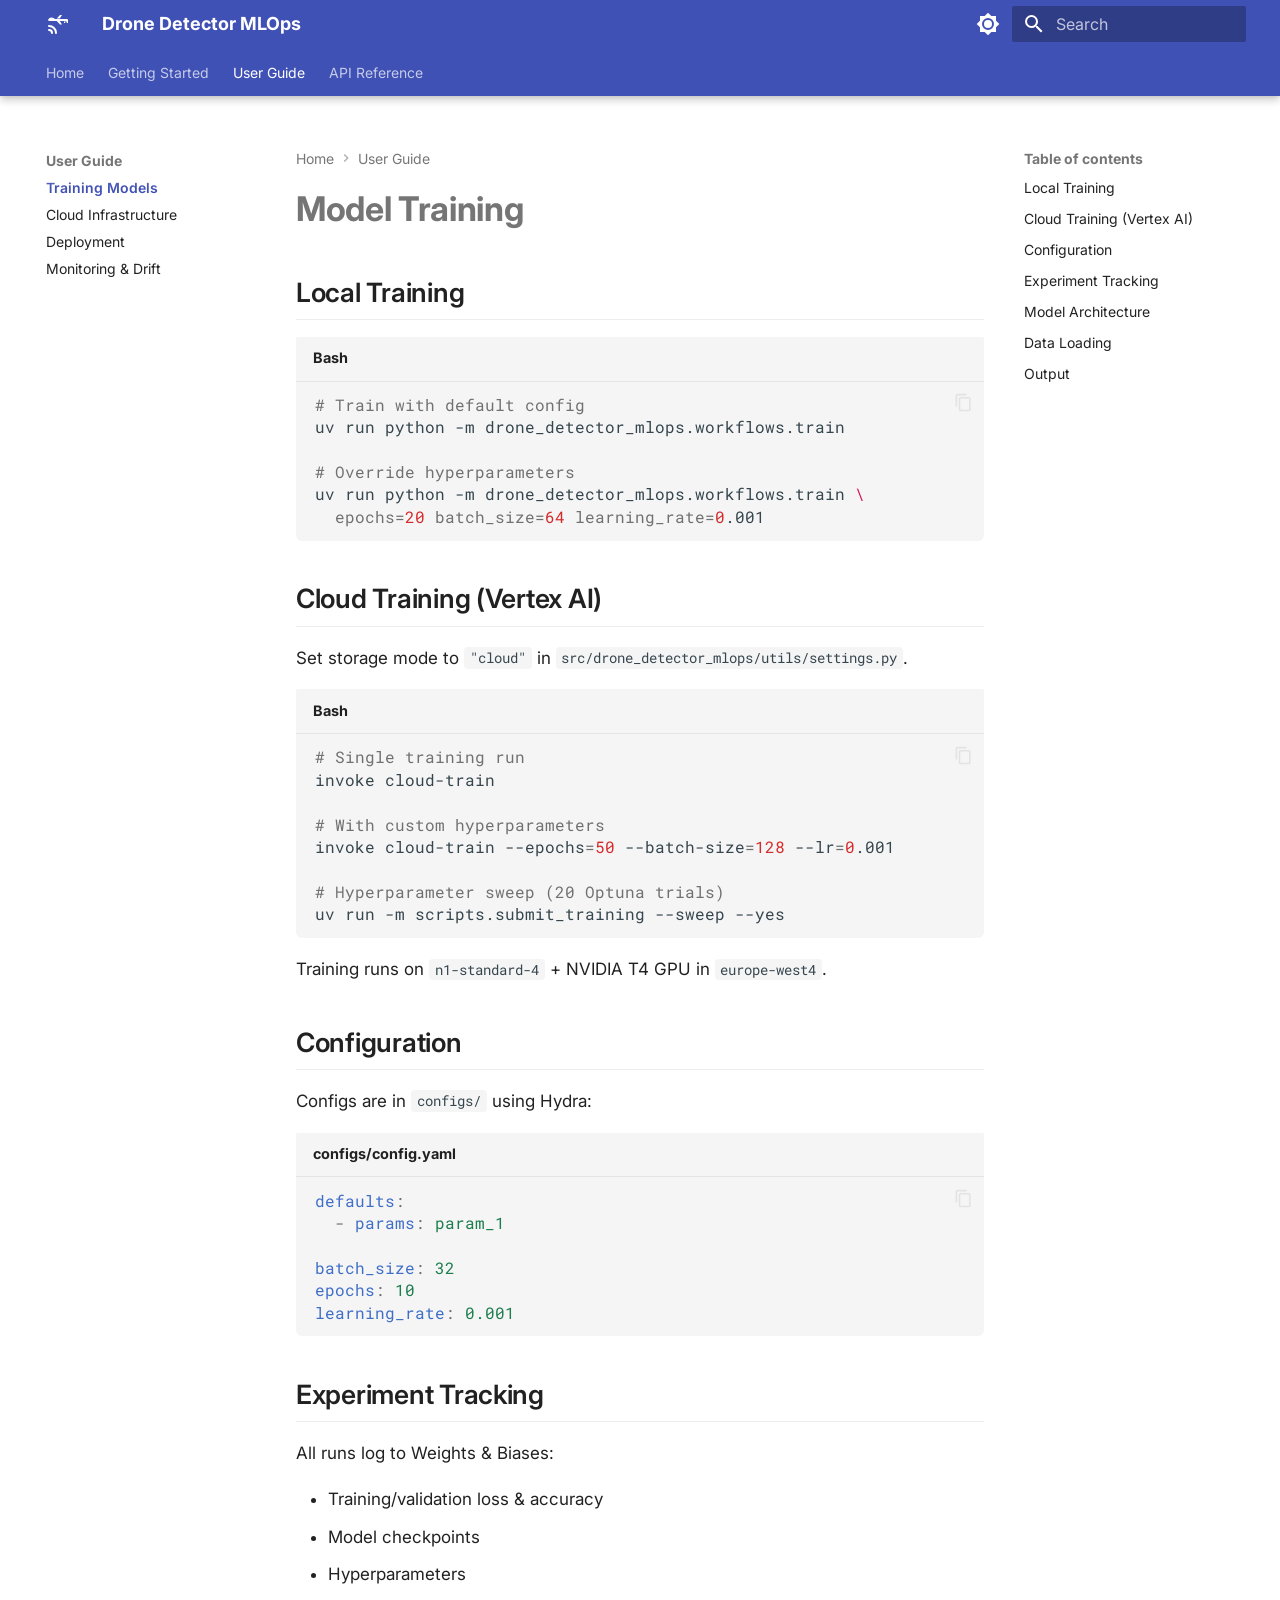
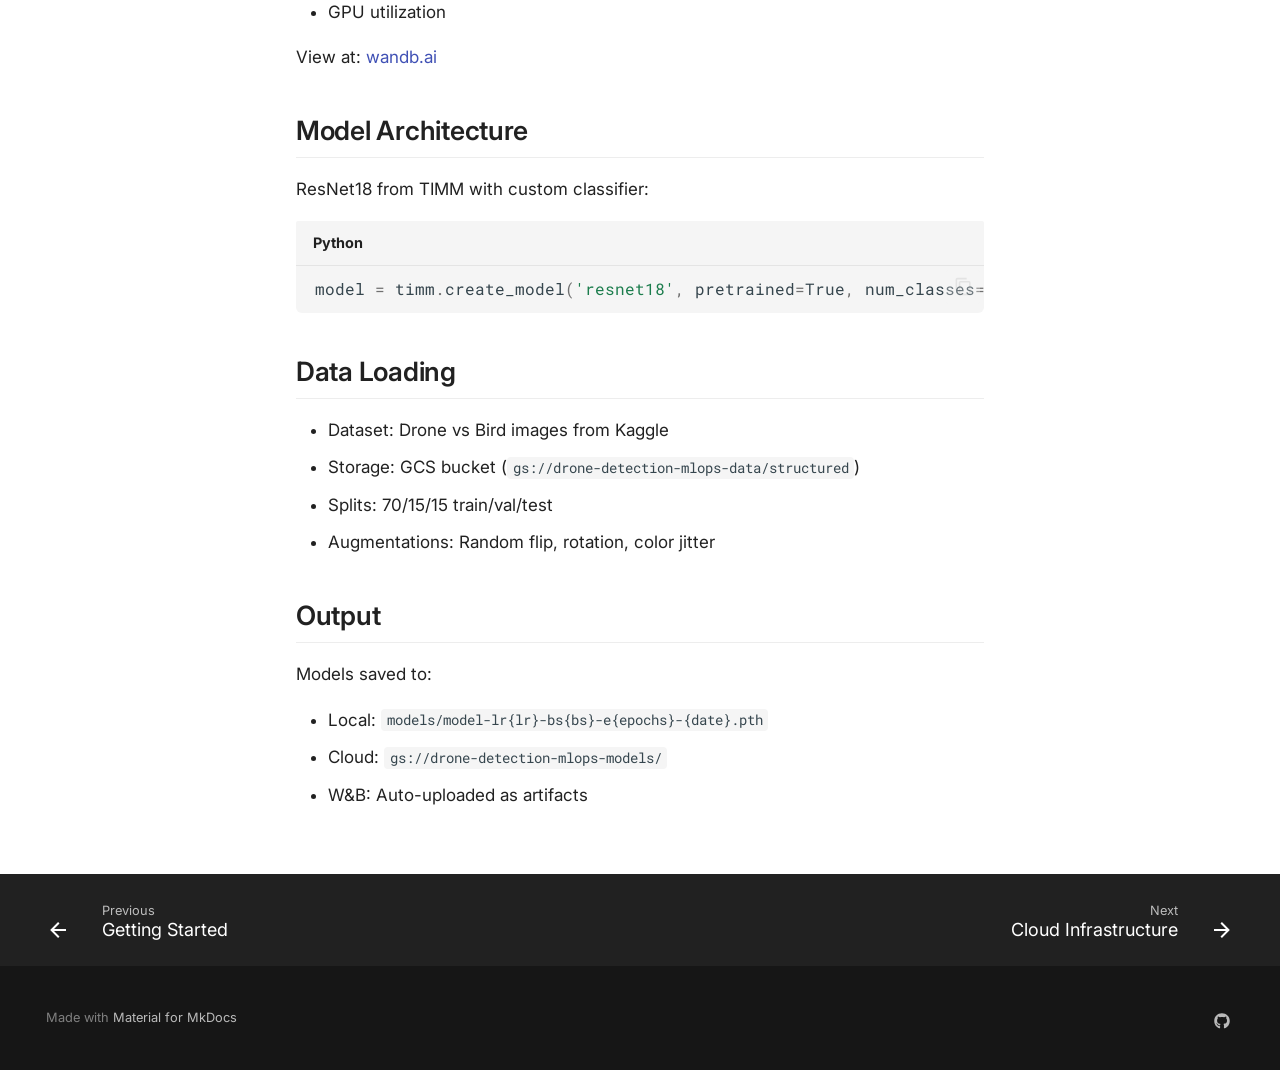
<file: training/index.html>
<!doctype html>
<html lang="en" class="no-js">
  <head>
    
      <meta charset="utf-8">
      <meta name="viewport" content="width=device-width,initial-scale=1">
      
        <meta name="description" content="Machine Learning Operations documentation for the Drone Detector project - training, deployment, monitoring, and infrastructure.">
      
      
        <meta name="author" content="dtu-mlops">
      
      
      
        <link rel="prev" href="../getting-started/">
      
      
        <link rel="next" href="../cloud-infrastructure/">
      
      
        
      
      
      <link rel="icon" href="../assets/images/favicon.png">
      <meta name="generator" content="mkdocs-1.6.1, mkdocs-material-9.7.1">
    
    
      
        <title>Training Models - Drone Detector MLOps</title>
      
    
    
      <link rel="stylesheet" href="../assets/stylesheets/main.484c7ddc.min.css">
      
        
        <link rel="stylesheet" href="../assets/stylesheets/palette.ab4e12ef.min.css">
      
      


    
    
      
    
    
      
        
        
        <link rel="preconnect" href="https://fonts.gstatic.com" crossorigin>
        <link rel="stylesheet" href="https://fonts.googleapis.com/css?family=Inter:300,300i,400,400i,700,700i%7CRoboto+Mono:400,400i,700,700i&display=fallback">
        <style>:root{--md-text-font:"Inter";--md-code-font:"Roboto Mono"}</style>
      
    
    
      <link rel="stylesheet" href="../assets/_mkdocstrings.css">
    
      <link rel="stylesheet" href="../stylesheets/extra.css">
    
    <script>__md_scope=new URL("..",location),__md_hash=e=>[...e].reduce(((e,_)=>(e<<5)-e+_.charCodeAt(0)),0),__md_get=(e,_=localStorage,t=__md_scope)=>JSON.parse(_.getItem(t.pathname+"."+e)),__md_set=(e,_,t=localStorage,a=__md_scope)=>{try{t.setItem(a.pathname+"."+e,JSON.stringify(_))}catch(e){}}</script>
    
      

    
    
  </head>
  
  
    
    
      
    
    
    
    
    <body dir="ltr" data-md-color-scheme="default" data-md-color-primary="indigo" data-md-color-accent="teal">
  
    
    <input class="md-toggle" data-md-toggle="drawer" type="checkbox" id="__drawer" autocomplete="off">
    <input class="md-toggle" data-md-toggle="search" type="checkbox" id="__search" autocomplete="off">
    <label class="md-overlay" for="__drawer"></label>
    <div data-md-component="skip">
      
        
        <a href="#model-training" class="md-skip">
          Skip to content
        </a>
      
    </div>
    <div data-md-component="announce">
      
    </div>
    
    
      

  

<header class="md-header md-header--shadow md-header--lifted" data-md-component="header">
  <nav class="md-header__inner md-grid" aria-label="Header">
    <a href=".." title="Drone Detector MLOps" class="md-header__button md-logo" aria-label="Drone Detector MLOps" data-md-component="logo">
      
  
  <svg xmlns="http://www.w3.org/2000/svg" viewBox="0 0 24 24"><path d="M22 11h-1l-1-2h-6.25L16 12.5h-2L10.75 9H4c-.55 0-2-.45-2-1s1.5-2.5 3.5-2.5S7.67 6.5 9 7h12a1 1 0 0 1 1 1v3M10.75 6.5 14 3h2l-2.25 3.5zM18 11V9.5h1.75L19 11zM3 19a1 1 0 0 1-1-1 1 1 0 0 1 1-1 4 4 0 0 1 4 4 1 1 0 0 1-1 1 1 1 0 0 1-1-1 2 2 0 0 0-2-2m8 2a1 1 0 0 1-1 1 1 1 0 0 1-1-1 6 6 0 0 0-6-6 1 1 0 0 1-1-1 1 1 0 0 1 1-1 8 8 0 0 1 8 8"/></svg>

    </a>
    <label class="md-header__button md-icon" for="__drawer">
      
      <svg xmlns="http://www.w3.org/2000/svg" viewBox="0 0 24 24"><path d="M3 6h18v2H3zm0 5h18v2H3zm0 5h18v2H3z"/></svg>
    </label>
    <div class="md-header__title" data-md-component="header-title">
      <div class="md-header__ellipsis">
        <div class="md-header__topic">
          <span class="md-ellipsis">
            Drone Detector MLOps
          </span>
        </div>
        <div class="md-header__topic" data-md-component="header-topic">
          <span class="md-ellipsis">
            
              Training Models
            
          </span>
        </div>
      </div>
    </div>
    
      
        <form class="md-header__option" data-md-component="palette">
  
    
    
    
    <input class="md-option" data-md-color-media="(prefers-color-scheme: light)" data-md-color-scheme="default" data-md-color-primary="indigo" data-md-color-accent="teal"  aria-label="Switch to dark mode"  type="radio" name="__palette" id="__palette_0">
    
      <label class="md-header__button md-icon" title="Switch to dark mode" for="__palette_1" hidden>
        <svg xmlns="http://www.w3.org/2000/svg" viewBox="0 0 24 24"><path d="M12 8a4 4 0 0 0-4 4 4 4 0 0 0 4 4 4 4 0 0 0 4-4 4 4 0 0 0-4-4m0 10a6 6 0 0 1-6-6 6 6 0 0 1 6-6 6 6 0 0 1 6 6 6 6 0 0 1-6 6m8-9.31V4h-4.69L12 .69 8.69 4H4v4.69L.69 12 4 15.31V20h4.69L12 23.31 15.31 20H20v-4.69L23.31 12z"/></svg>
      </label>
    
  
    
    
    
    <input class="md-option" data-md-color-media="(prefers-color-scheme: dark)" data-md-color-scheme="slate" data-md-color-primary="indigo" data-md-color-accent="teal"  aria-label="Switch to light mode"  type="radio" name="__palette" id="__palette_1">
    
      <label class="md-header__button md-icon" title="Switch to light mode" for="__palette_0" hidden>
        <svg xmlns="http://www.w3.org/2000/svg" viewBox="0 0 24 24"><path d="M12 18c-.89 0-1.74-.2-2.5-.55C11.56 16.5 13 14.42 13 12s-1.44-4.5-3.5-5.45C10.26 6.2 11.11 6 12 6a6 6 0 0 1 6 6 6 6 0 0 1-6 6m8-9.31V4h-4.69L12 .69 8.69 4H4v4.69L.69 12 4 15.31V20h4.69L12 23.31 15.31 20H20v-4.69L23.31 12z"/></svg>
      </label>
    
  
</form>
      
    
    
      <script>var palette=__md_get("__palette");if(palette&&palette.color){if("(prefers-color-scheme)"===palette.color.media){var media=matchMedia("(prefers-color-scheme: light)"),input=document.querySelector(media.matches?"[data-md-color-media='(prefers-color-scheme: light)']":"[data-md-color-media='(prefers-color-scheme: dark)']");palette.color.media=input.getAttribute("data-md-color-media"),palette.color.scheme=input.getAttribute("data-md-color-scheme"),palette.color.primary=input.getAttribute("data-md-color-primary"),palette.color.accent=input.getAttribute("data-md-color-accent")}for(var[key,value]of Object.entries(palette.color))document.body.setAttribute("data-md-color-"+key,value)}</script>
    
    
    
      
      
        <label class="md-header__button md-icon" for="__search">
          
          <svg xmlns="http://www.w3.org/2000/svg" viewBox="0 0 24 24"><path d="M9.5 3A6.5 6.5 0 0 1 16 9.5c0 1.61-.59 3.09-1.56 4.23l.27.27h.79l5 5-1.5 1.5-5-5v-.79l-.27-.27A6.52 6.52 0 0 1 9.5 16 6.5 6.5 0 0 1 3 9.5 6.5 6.5 0 0 1 9.5 3m0 2C7 5 5 7 5 9.5S7 14 9.5 14 14 12 14 9.5 12 5 9.5 5"/></svg>
        </label>
        <div class="md-search" data-md-component="search" role="dialog">
  <label class="md-search__overlay" for="__search"></label>
  <div class="md-search__inner" role="search">
    <form class="md-search__form" name="search">
      <input type="text" class="md-search__input" name="query" aria-label="Search" placeholder="Search" autocapitalize="off" autocorrect="off" autocomplete="off" spellcheck="false" data-md-component="search-query" required>
      <label class="md-search__icon md-icon" for="__search">
        
        <svg xmlns="http://www.w3.org/2000/svg" viewBox="0 0 24 24"><path d="M9.5 3A6.5 6.5 0 0 1 16 9.5c0 1.61-.59 3.09-1.56 4.23l.27.27h.79l5 5-1.5 1.5-5-5v-.79l-.27-.27A6.52 6.52 0 0 1 9.5 16 6.5 6.5 0 0 1 3 9.5 6.5 6.5 0 0 1 9.5 3m0 2C7 5 5 7 5 9.5S7 14 9.5 14 14 12 14 9.5 12 5 9.5 5"/></svg>
        
        <svg xmlns="http://www.w3.org/2000/svg" viewBox="0 0 24 24"><path d="M20 11v2H8l5.5 5.5-1.42 1.42L4.16 12l7.92-7.92L13.5 5.5 8 11z"/></svg>
      </label>
      <nav class="md-search__options" aria-label="Search">
        
          <a href="javascript:void(0)" class="md-search__icon md-icon" title="Share" aria-label="Share" data-clipboard data-clipboard-text="" data-md-component="search-share" tabindex="-1">
            
            <svg xmlns="http://www.w3.org/2000/svg" viewBox="0 0 24 24"><path d="M18 16.08c-.76 0-1.44.3-1.96.77L8.91 12.7c.05-.23.09-.46.09-.7s-.04-.47-.09-.7l7.05-4.11c.54.5 1.25.81 2.04.81a3 3 0 0 0 3-3 3 3 0 0 0-3-3 3 3 0 0 0-3 3c0 .24.04.47.09.7L8.04 9.81C7.5 9.31 6.79 9 6 9a3 3 0 0 0-3 3 3 3 0 0 0 3 3c.79 0 1.5-.31 2.04-.81l7.12 4.15c-.05.21-.08.43-.08.66 0 1.61 1.31 2.91 2.92 2.91s2.92-1.3 2.92-2.91A2.92 2.92 0 0 0 18 16.08"/></svg>
          </a>
        
        <button type="reset" class="md-search__icon md-icon" title="Clear" aria-label="Clear" tabindex="-1">
          
          <svg xmlns="http://www.w3.org/2000/svg" viewBox="0 0 24 24"><path d="M19 6.41 17.59 5 12 10.59 6.41 5 5 6.41 10.59 12 5 17.59 6.41 19 12 13.41 17.59 19 19 17.59 13.41 12z"/></svg>
        </button>
      </nav>
      
        <div class="md-search__suggest" data-md-component="search-suggest"></div>
      
    </form>
    <div class="md-search__output">
      <div class="md-search__scrollwrap" tabindex="0" data-md-scrollfix>
        <div class="md-search-result" data-md-component="search-result">
          <div class="md-search-result__meta">
            Initializing search
          </div>
          <ol class="md-search-result__list" role="presentation"></ol>
        </div>
      </div>
    </div>
  </div>
</div>
      
    
    
  </nav>
  
    
      
<nav class="md-tabs" aria-label="Tabs" data-md-component="tabs">
  <div class="md-grid">
    <ul class="md-tabs__list">
      
        
  
  
  
  
    <li class="md-tabs__item">
      <a href=".." class="md-tabs__link">
        
  
  
    
  
  Home

      </a>
    </li>
  

      
        
  
  
  
  
    <li class="md-tabs__item">
      <a href="../getting-started/" class="md-tabs__link">
        
  
  
    
  
  Getting Started

      </a>
    </li>
  

      
        
  
  
  
    
  
  
    
    
      <li class="md-tabs__item md-tabs__item--active">
        <a href="./" class="md-tabs__link">
          
  
  
    
  
  User Guide

        </a>
      </li>
    
  

      
        
  
  
  
  
    <li class="md-tabs__item">
      <a href="../api-reference/" class="md-tabs__link">
        
  
  
    
  
  API Reference

      </a>
    </li>
  

      
    </ul>
  </div>
</nav>
    
  
</header>
    
    <div class="md-container" data-md-component="container">
      
      
        
      
      <main class="md-main" data-md-component="main">
        <div class="md-main__inner md-grid">
          
            
              
              <div class="md-sidebar md-sidebar--primary" data-md-component="sidebar" data-md-type="navigation" >
                <div class="md-sidebar__scrollwrap">
                  <div class="md-sidebar__inner">
                    


  


<nav class="md-nav md-nav--primary md-nav--lifted" aria-label="Navigation" data-md-level="0">
  <label class="md-nav__title" for="__drawer">
    <a href=".." title="Drone Detector MLOps" class="md-nav__button md-logo" aria-label="Drone Detector MLOps" data-md-component="logo">
      
  
  <svg xmlns="http://www.w3.org/2000/svg" viewBox="0 0 24 24"><path d="M22 11h-1l-1-2h-6.25L16 12.5h-2L10.75 9H4c-.55 0-2-.45-2-1s1.5-2.5 3.5-2.5S7.67 6.5 9 7h12a1 1 0 0 1 1 1v3M10.75 6.5 14 3h2l-2.25 3.5zM18 11V9.5h1.75L19 11zM3 19a1 1 0 0 1-1-1 1 1 0 0 1 1-1 4 4 0 0 1 4 4 1 1 0 0 1-1 1 1 1 0 0 1-1-1 2 2 0 0 0-2-2m8 2a1 1 0 0 1-1 1 1 1 0 0 1-1-1 6 6 0 0 0-6-6 1 1 0 0 1-1-1 1 1 0 0 1 1-1 8 8 0 0 1 8 8"/></svg>

    </a>
    Drone Detector MLOps
  </label>
  
  <ul class="md-nav__list" data-md-scrollfix>
    
      
      
  
  
  
  
    <li class="md-nav__item">
      <a href=".." class="md-nav__link">
        
  
  
  <span class="md-ellipsis">
    
  
    Home
  

    
  </span>
  
  

      </a>
    </li>
  

    
      
      
  
  
  
  
    <li class="md-nav__item">
      <a href="../getting-started/" class="md-nav__link">
        
  
  
  <span class="md-ellipsis">
    
  
    Getting Started
  

    
  </span>
  
  

      </a>
    </li>
  

    
      
      
  
  
    
  
  
  
    
    
      
        
      
        
      
        
      
        
      
    
    
    
      
        
        
      
      
        
      
    
    
    <li class="md-nav__item md-nav__item--active md-nav__item--section md-nav__item--nested">
      
        
        
        <input class="md-nav__toggle md-toggle " type="checkbox" id="__nav_3" checked>
        
          
          <label class="md-nav__link" for="__nav_3" id="__nav_3_label" tabindex="">
            
  
  
  <span class="md-ellipsis">
    
  
    User Guide
  

    
  </span>
  
  

            <span class="md-nav__icon md-icon"></span>
          </label>
        
        <nav class="md-nav" data-md-level="1" aria-labelledby="__nav_3_label" aria-expanded="true">
          <label class="md-nav__title" for="__nav_3">
            <span class="md-nav__icon md-icon"></span>
            
  
    User Guide
  

          </label>
          <ul class="md-nav__list" data-md-scrollfix>
            
              
                
  
  
    
  
  
  
    <li class="md-nav__item md-nav__item--active">
      
      <input class="md-nav__toggle md-toggle" type="checkbox" id="__toc">
      
      
        
      
      
        <label class="md-nav__link md-nav__link--active" for="__toc">
          
  
  
  <span class="md-ellipsis">
    
  
    Training Models
  

    
  </span>
  
  

          <span class="md-nav__icon md-icon"></span>
        </label>
      
      <a href="./" class="md-nav__link md-nav__link--active">
        
  
  
  <span class="md-ellipsis">
    
  
    Training Models
  

    
  </span>
  
  

      </a>
      
        

<nav class="md-nav md-nav--secondary" aria-label="Table of contents">
  
  
  
    
  
  
    <label class="md-nav__title" for="__toc">
      <span class="md-nav__icon md-icon"></span>
      Table of contents
    </label>
    <ul class="md-nav__list" data-md-component="toc" data-md-scrollfix>
      
        <li class="md-nav__item">
  <a href="#local-training" class="md-nav__link">
    <span class="md-ellipsis">
      
        Local Training
      
    </span>
  </a>
  
</li>
      
        <li class="md-nav__item">
  <a href="#cloud-training-vertex-ai" class="md-nav__link">
    <span class="md-ellipsis">
      
        Cloud Training (Vertex AI)
      
    </span>
  </a>
  
</li>
      
        <li class="md-nav__item">
  <a href="#configuration" class="md-nav__link">
    <span class="md-ellipsis">
      
        Configuration
      
    </span>
  </a>
  
</li>
      
        <li class="md-nav__item">
  <a href="#experiment-tracking" class="md-nav__link">
    <span class="md-ellipsis">
      
        Experiment Tracking
      
    </span>
  </a>
  
</li>
      
        <li class="md-nav__item">
  <a href="#model-architecture" class="md-nav__link">
    <span class="md-ellipsis">
      
        Model Architecture
      
    </span>
  </a>
  
</li>
      
        <li class="md-nav__item">
  <a href="#data-loading" class="md-nav__link">
    <span class="md-ellipsis">
      
        Data Loading
      
    </span>
  </a>
  
</li>
      
        <li class="md-nav__item">
  <a href="#output" class="md-nav__link">
    <span class="md-ellipsis">
      
        Output
      
    </span>
  </a>
  
</li>
      
    </ul>
  
</nav>
      
    </li>
  

              
            
              
                
  
  
  
  
    <li class="md-nav__item">
      <a href="../cloud-infrastructure/" class="md-nav__link">
        
  
  
  <span class="md-ellipsis">
    
  
    Cloud Infrastructure
  

    
  </span>
  
  

      </a>
    </li>
  

              
            
              
                
  
  
  
  
    <li class="md-nav__item">
      <a href="../deployment/" class="md-nav__link">
        
  
  
  <span class="md-ellipsis">
    
  
    Deployment
  

    
  </span>
  
  

      </a>
    </li>
  

              
            
              
                
  
  
  
  
    <li class="md-nav__item">
      <a href="../monitoring/" class="md-nav__link">
        
  
  
  <span class="md-ellipsis">
    
  
    Monitoring & Drift
  

    
  </span>
  
  

      </a>
    </li>
  

              
            
          </ul>
        </nav>
      
    </li>
  

    
      
      
  
  
  
  
    <li class="md-nav__item">
      <a href="../api-reference/" class="md-nav__link">
        
  
  
  <span class="md-ellipsis">
    
  
    API Reference
  

    
  </span>
  
  

      </a>
    </li>
  

    
  </ul>
</nav>
                  </div>
                </div>
              </div>
            
            
              
              <div class="md-sidebar md-sidebar--secondary" data-md-component="sidebar" data-md-type="toc" >
                <div class="md-sidebar__scrollwrap">
                  <div class="md-sidebar__inner">
                    

<nav class="md-nav md-nav--secondary" aria-label="Table of contents">
  
  
  
    
  
  
    <label class="md-nav__title" for="__toc">
      <span class="md-nav__icon md-icon"></span>
      Table of contents
    </label>
    <ul class="md-nav__list" data-md-component="toc" data-md-scrollfix>
      
        <li class="md-nav__item">
  <a href="#local-training" class="md-nav__link">
    <span class="md-ellipsis">
      
        Local Training
      
    </span>
  </a>
  
</li>
      
        <li class="md-nav__item">
  <a href="#cloud-training-vertex-ai" class="md-nav__link">
    <span class="md-ellipsis">
      
        Cloud Training (Vertex AI)
      
    </span>
  </a>
  
</li>
      
        <li class="md-nav__item">
  <a href="#configuration" class="md-nav__link">
    <span class="md-ellipsis">
      
        Configuration
      
    </span>
  </a>
  
</li>
      
        <li class="md-nav__item">
  <a href="#experiment-tracking" class="md-nav__link">
    <span class="md-ellipsis">
      
        Experiment Tracking
      
    </span>
  </a>
  
</li>
      
        <li class="md-nav__item">
  <a href="#model-architecture" class="md-nav__link">
    <span class="md-ellipsis">
      
        Model Architecture
      
    </span>
  </a>
  
</li>
      
        <li class="md-nav__item">
  <a href="#data-loading" class="md-nav__link">
    <span class="md-ellipsis">
      
        Data Loading
      
    </span>
  </a>
  
</li>
      
        <li class="md-nav__item">
  <a href="#output" class="md-nav__link">
    <span class="md-ellipsis">
      
        Output
      
    </span>
  </a>
  
</li>
      
    </ul>
  
</nav>
                  </div>
                </div>
              </div>
            
          
          
            <div class="md-content" data-md-component="content">
              
                



  


  <nav class="md-path" aria-label="Navigation" >
    <ol class="md-path__list">
      
        
  
  
    <li class="md-path__item">
      <a href=".." class="md-path__link">
        
  <span class="md-ellipsis">
    Home
  </span>

      </a>
    </li>
  

      
      
        
  
  
    
    
      <li class="md-path__item">
        <a href="./" class="md-path__link">
          
  <span class="md-ellipsis">
    User Guide
  </span>

        </a>
      </li>
    
  

      
    </ol>
  </nav>

              
              <article class="md-content__inner md-typeset">
                
                  



<h1 id="model-training">Model Training<a class="headerlink" href="#model-training" title="Anchor link to this section">&para;</a></h1>
<h2 id="local-training">Local Training<a class="headerlink" href="#local-training" title="Anchor link to this section">&para;</a></h2>
<div class="language-bash highlight"><span class="filename">Bash</span><pre><span></span><code><span id="__span-0-1"><a id="__codelineno-0-1" name="__codelineno-0-1" href="#__codelineno-0-1"></a><span class="c1"># Train with default config</span>
</span><span id="__span-0-2"><a id="__codelineno-0-2" name="__codelineno-0-2" href="#__codelineno-0-2"></a>uv<span class="w"> </span>run<span class="w"> </span>python<span class="w"> </span>-m<span class="w"> </span>drone_detector_mlops.workflows.train
</span><span id="__span-0-3"><a id="__codelineno-0-3" name="__codelineno-0-3" href="#__codelineno-0-3"></a>
</span><span id="__span-0-4"><a id="__codelineno-0-4" name="__codelineno-0-4" href="#__codelineno-0-4"></a><span class="c1"># Override hyperparameters</span>
</span><span id="__span-0-5"><a id="__codelineno-0-5" name="__codelineno-0-5" href="#__codelineno-0-5"></a>uv<span class="w"> </span>run<span class="w"> </span>python<span class="w"> </span>-m<span class="w"> </span>drone_detector_mlops.workflows.train<span class="w"> </span><span class="se">\</span>
</span><span id="__span-0-6"><a id="__codelineno-0-6" name="__codelineno-0-6" href="#__codelineno-0-6"></a><span class="w">  </span><span class="nv">epochs</span><span class="o">=</span><span class="m">20</span><span class="w"> </span><span class="nv">batch_size</span><span class="o">=</span><span class="m">64</span><span class="w"> </span><span class="nv">learning_rate</span><span class="o">=</span><span class="m">0</span>.001
</span></code></pre></div>
<h2 id="cloud-training-vertex-ai">Cloud Training (Vertex AI)<a class="headerlink" href="#cloud-training-vertex-ai" title="Anchor link to this section">&para;</a></h2>
<p>Set storage mode to <code>"cloud"</code> in <code>src/drone_detector_mlops/utils/settings.py</code>.</p>
<div class="language-bash highlight"><span class="filename">Bash</span><pre><span></span><code><span id="__span-1-1"><a id="__codelineno-1-1" name="__codelineno-1-1" href="#__codelineno-1-1"></a><span class="c1"># Single training run</span>
</span><span id="__span-1-2"><a id="__codelineno-1-2" name="__codelineno-1-2" href="#__codelineno-1-2"></a>invoke<span class="w"> </span>cloud-train
</span><span id="__span-1-3"><a id="__codelineno-1-3" name="__codelineno-1-3" href="#__codelineno-1-3"></a>
</span><span id="__span-1-4"><a id="__codelineno-1-4" name="__codelineno-1-4" href="#__codelineno-1-4"></a><span class="c1"># With custom hyperparameters</span>
</span><span id="__span-1-5"><a id="__codelineno-1-5" name="__codelineno-1-5" href="#__codelineno-1-5"></a>invoke<span class="w"> </span>cloud-train<span class="w"> </span>--epochs<span class="o">=</span><span class="m">50</span><span class="w"> </span>--batch-size<span class="o">=</span><span class="m">128</span><span class="w"> </span>--lr<span class="o">=</span><span class="m">0</span>.001
</span><span id="__span-1-6"><a id="__codelineno-1-6" name="__codelineno-1-6" href="#__codelineno-1-6"></a>
</span><span id="__span-1-7"><a id="__codelineno-1-7" name="__codelineno-1-7" href="#__codelineno-1-7"></a><span class="c1"># Hyperparameter sweep (20 Optuna trials)</span>
</span><span id="__span-1-8"><a id="__codelineno-1-8" name="__codelineno-1-8" href="#__codelineno-1-8"></a>uv<span class="w"> </span>run<span class="w"> </span>-m<span class="w"> </span>scripts.submit_training<span class="w"> </span>--sweep<span class="w"> </span>--yes
</span></code></pre></div>
<p>Training runs on <code>n1-standard-4</code> + NVIDIA T4 GPU in <code>europe-west4</code>.</p>
<h2 id="configuration">Configuration<a class="headerlink" href="#configuration" title="Anchor link to this section">&para;</a></h2>
<p>Configs are in <code>configs/</code> using Hydra:</p>
<div class="language-yaml highlight"><span class="filename">configs/config.yaml</span><pre><span></span><code><span id="__span-2-1"><a id="__codelineno-2-1" name="__codelineno-2-1" href="#__codelineno-2-1"></a><span class="nt">defaults</span><span class="p">:</span>
</span><span id="__span-2-2"><a id="__codelineno-2-2" name="__codelineno-2-2" href="#__codelineno-2-2"></a><span class="w">  </span><span class="p p-Indicator">-</span><span class="w"> </span><span class="nt">params</span><span class="p">:</span><span class="w"> </span><span class="l l-Scalar l-Scalar-Plain">param_1</span>
</span><span id="__span-2-3"><a id="__codelineno-2-3" name="__codelineno-2-3" href="#__codelineno-2-3"></a>
</span><span id="__span-2-4"><a id="__codelineno-2-4" name="__codelineno-2-4" href="#__codelineno-2-4"></a><span class="nt">batch_size</span><span class="p">:</span><span class="w"> </span><span class="l l-Scalar l-Scalar-Plain">32</span>
</span><span id="__span-2-5"><a id="__codelineno-2-5" name="__codelineno-2-5" href="#__codelineno-2-5"></a><span class="nt">epochs</span><span class="p">:</span><span class="w"> </span><span class="l l-Scalar l-Scalar-Plain">10</span>
</span><span id="__span-2-6"><a id="__codelineno-2-6" name="__codelineno-2-6" href="#__codelineno-2-6"></a><span class="nt">learning_rate</span><span class="p">:</span><span class="w"> </span><span class="l l-Scalar l-Scalar-Plain">0.001</span>
</span></code></pre></div>
<h2 id="experiment-tracking">Experiment Tracking<a class="headerlink" href="#experiment-tracking" title="Anchor link to this section">&para;</a></h2>
<p>All runs log to Weights &amp; Biases:</p>
<ul>
<li>Training/validation loss &amp; accuracy</li>
<li>Model checkpoints</li>
<li>Hyperparameters</li>
<li>GPU utilization</li>
</ul>
<p>View at: <a href="https://wandb.ai">wandb.ai</a></p>
<h2 id="model-architecture">Model Architecture<a class="headerlink" href="#model-architecture" title="Anchor link to this section">&para;</a></h2>
<p>ResNet18 from TIMM with custom classifier:</p>
<div class="language-python highlight"><span class="filename">Python</span><pre><span></span><code><span id="__span-3-1"><a id="__codelineno-3-1" name="__codelineno-3-1" href="#__codelineno-3-1"></a><span class="n">model</span> <span class="o">=</span> <span class="n">timm</span><span class="o">.</span><span class="n">create_model</span><span class="p">(</span><span class="s1">&#39;resnet18&#39;</span><span class="p">,</span> <span class="n">pretrained</span><span class="o">=</span><span class="kc">True</span><span class="p">,</span> <span class="n">num_classes</span><span class="o">=</span><span class="mi">2</span><span class="p">)</span>
</span></code></pre></div>
<h2 id="data-loading">Data Loading<a class="headerlink" href="#data-loading" title="Anchor link to this section">&para;</a></h2>
<ul>
<li>Dataset: Drone vs Bird images from Kaggle</li>
<li>Storage: GCS bucket (<code>gs://drone-detection-mlops-data/structured</code>)</li>
<li>Splits: 70/15/15 train/val/test</li>
<li>Augmentations: Random flip, rotation, color jitter</li>
</ul>
<h2 id="output">Output<a class="headerlink" href="#output" title="Anchor link to this section">&para;</a></h2>
<p>Models saved to:</p>
<ul>
<li>Local: <code>models/model-lr{lr}-bs{bs}-e{epochs}-{date}.pth</code></li>
<li>Cloud: <code>gs://drone-detection-mlops-models/</code></li>
<li>W&amp;B: Auto-uploaded as artifacts</li>
</ul>












                
              </article>
            </div>
          
          
  <script>var tabs=__md_get("__tabs");if(Array.isArray(tabs))e:for(var set of document.querySelectorAll(".tabbed-set")){var labels=set.querySelector(".tabbed-labels");for(var tab of tabs)for(var label of labels.getElementsByTagName("label"))if(label.innerText.trim()===tab){var input=document.getElementById(label.htmlFor);input.checked=!0;continue e}}</script>

<script>var target=document.getElementById(location.hash.slice(1));target&&target.name&&(target.checked=target.name.startsWith("__tabbed_"))</script>
        </div>
        
          <button type="button" class="md-top md-icon" data-md-component="top" hidden>
  
  <svg xmlns="http://www.w3.org/2000/svg" viewBox="0 0 24 24"><path d="M13 20h-2V8l-5.5 5.5-1.42-1.42L12 4.16l7.92 7.92-1.42 1.42L13 8z"/></svg>
  Back to top
</button>
        
      </main>
      
        <footer class="md-footer">
  
    
      
      <nav class="md-footer__inner md-grid" aria-label="Footer" >
        
          
          <a href="../getting-started/" class="md-footer__link md-footer__link--prev" aria-label="Previous: Getting Started">
            <div class="md-footer__button md-icon">
              
              <svg xmlns="http://www.w3.org/2000/svg" viewBox="0 0 24 24"><path d="M20 11v2H8l5.5 5.5-1.42 1.42L4.16 12l7.92-7.92L13.5 5.5 8 11z"/></svg>
            </div>
            <div class="md-footer__title">
              <span class="md-footer__direction">
                Previous
              </span>
              <div class="md-ellipsis">
                Getting Started
              </div>
            </div>
          </a>
        
        
          
          <a href="../cloud-infrastructure/" class="md-footer__link md-footer__link--next" aria-label="Next: Cloud Infrastructure">
            <div class="md-footer__title">
              <span class="md-footer__direction">
                Next
              </span>
              <div class="md-ellipsis">
                Cloud Infrastructure
              </div>
            </div>
            <div class="md-footer__button md-icon">
              
              <svg xmlns="http://www.w3.org/2000/svg" viewBox="0 0 24 24"><path d="M4 11v2h12l-5.5 5.5 1.42 1.42L19.84 12l-7.92-7.92L10.5 5.5 16 11z"/></svg>
            </div>
          </a>
        
      </nav>
    
  
  <div class="md-footer-meta md-typeset">
    <div class="md-footer-meta__inner md-grid">
      <div class="md-copyright">
  
  
    Made with
    <a href="https://squidfunk.github.io/mkdocs-material/" target="_blank" rel="noopener">
      Material for MkDocs
    </a>
  
</div>
      
        
<div class="md-social">
  
    
    
    
    
    <a href="https://github.com/dtu-mlops" target="_blank" rel="noopener" title="DTU MLOps on GitHub" class="md-social__link">
      <svg xmlns="http://www.w3.org/2000/svg" viewBox="0 0 512 512"><!--! Font Awesome Free 7.1.0 by @fontawesome - https://fontawesome.com License - https://fontawesome.com/license/free (Icons: CC BY 4.0, Fonts: SIL OFL 1.1, Code: MIT License) Copyright 2025 Fonticons, Inc.--><path d="M173.9 397.4c0 2-2.3 3.6-5.2 3.6-3.3.3-5.6-1.3-5.6-3.6 0-2 2.3-3.6 5.2-3.6 3-.3 5.6 1.3 5.6 3.6m-31.1-4.5c-.7 2 1.3 4.3 4.3 4.9 2.6 1 5.6 0 6.2-2s-1.3-4.3-4.3-5.2c-2.6-.7-5.5.3-6.2 2.3m44.2-1.7c-2.9.7-4.9 2.6-4.6 4.9.3 2 2.9 3.3 5.9 2.6 2.9-.7 4.9-2.6 4.6-4.6-.3-1.9-3-3.2-5.9-2.9M252.8 8C114.1 8 8 113.3 8 252c0 110.9 69.8 205.8 169.5 239.2 12.8 2.3 17.3-5.6 17.3-12.1 0-6.2-.3-40.4-.3-61.4 0 0-70 15-84.7-29.8 0 0-11.4-29.1-27.8-36.6 0 0-22.9-15.7 1.6-15.4 0 0 24.9 2 38.6 25.8 21.9 38.6 58.6 27.5 72.9 20.9 2.3-16 8.8-27.1 16-33.7-55.9-6.2-112.3-14.3-112.3-110.5 0-27.5 7.6-41.3 23.6-58.9-2.6-6.5-11.1-33.3 2.6-67.9 20.9-6.5 69 27 69 27 20-5.6 41.5-8.5 62.8-8.5s42.8 2.9 62.8 8.5c0 0 48.1-33.6 69-27 13.7 34.7 5.2 61.4 2.6 67.9 16 17.7 25.8 31.5 25.8 58.9 0 96.5-58.9 104.2-114.8 110.5 9.2 7.9 17 22.9 17 46.4 0 33.7-.3 75.4-.3 83.6 0 6.5 4.6 14.4 17.3 12.1C436.2 457.8 504 362.9 504 252 504 113.3 391.5 8 252.8 8M105.2 352.9c-1.3 1-1 3.3.7 5.2 1.6 1.6 3.9 2.3 5.2 1 1.3-1 1-3.3-.7-5.2-1.6-1.6-3.9-2.3-5.2-1m-10.8-8.1c-.7 1.3.3 2.9 2.3 3.9 1.6 1 3.6.7 4.3-.7.7-1.3-.3-2.9-2.3-3.9-2-.6-3.6-.3-4.3.7m32.4 35.6c-1.6 1.3-1 4.3 1.3 6.2 2.3 2.3 5.2 2.6 6.5 1 1.3-1.3.7-4.3-1.3-6.2-2.2-2.3-5.2-2.6-6.5-1m-11.4-14.7c-1.6 1-1.6 3.6 0 5.9s4.3 3.3 5.6 2.3c1.6-1.3 1.6-3.9 0-6.2-1.4-2.3-4-3.3-5.6-2"/></svg>
    </a>
  
</div>
      
    </div>
  </div>
</footer>
      
    </div>
    <div class="md-dialog" data-md-component="dialog">
      <div class="md-dialog__inner md-typeset"></div>
    </div>
    
    
    
      
      
      <script id="__config" type="application/json">{"annotate": null, "base": "..", "features": ["navigation.tabs", "navigation.tabs.sticky", "navigation.sections", "navigation.expand", "navigation.path", "navigation.top", "navigation.footer", "navigation.indexes", "search.suggest", "search.highlight", "search.share", "content.code.copy", "content.code.annotate", "content.tabs.link", "content.tooltips", "toc.follow"], "search": "../assets/javascripts/workers/search.2c215733.min.js", "tags": null, "translations": {"clipboard.copied": "Copied to clipboard", "clipboard.copy": "Copy to clipboard", "search.result.more.one": "1 more on this page", "search.result.more.other": "# more on this page", "search.result.none": "No matching documents", "search.result.one": "1 matching document", "search.result.other": "# matching documents", "search.result.placeholder": "Type to start searching", "search.result.term.missing": "Missing", "select.version": "Select version"}, "version": null}</script>
    
    
      <script src="../assets/javascripts/bundle.79ae519e.min.js"></script>
      
        <script src="../javascripts/extra.js"></script>
      
    
  </body>
</html>
</file>
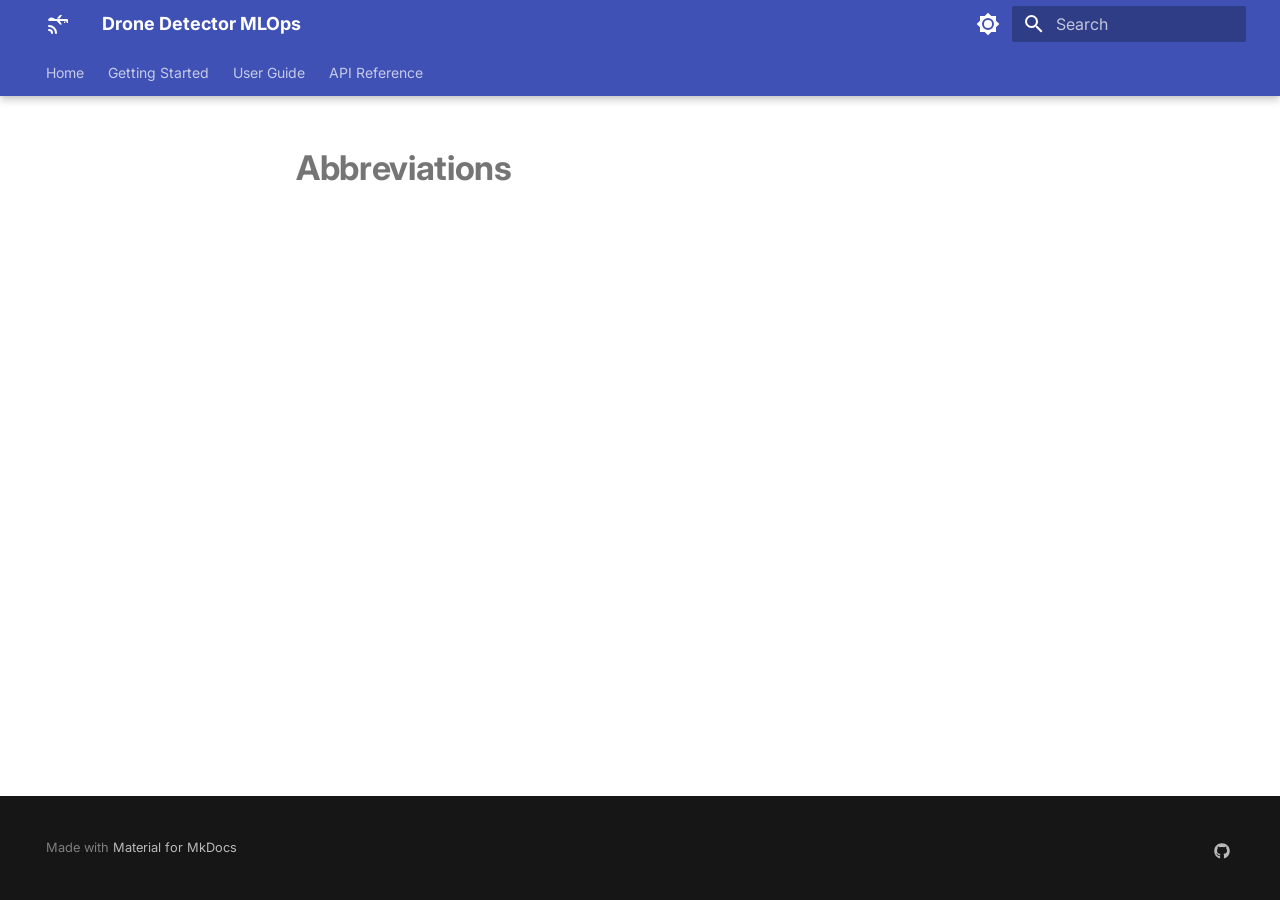
<file: includes/abbreviations/index.html>
<!doctype html>
<html lang="en" class="no-js">
  <head>
    
      <meta charset="utf-8">
      <meta name="viewport" content="width=device-width,initial-scale=1">
      
        <meta name="description" content="Machine Learning Operations documentation for the Drone Detector project - training, deployment, monitoring, and infrastructure.">
      
      
        <meta name="author" content="dtu-mlops">
      
      
      
      
      
        
      
      
      <link rel="icon" href="../../assets/images/favicon.png">
      <meta name="generator" content="mkdocs-1.6.1, mkdocs-material-9.7.1">
    
    
      
        <title>Abbreviations - Drone Detector MLOps</title>
      
    
    
      <link rel="stylesheet" href="../../assets/stylesheets/main.484c7ddc.min.css">
      
        
        <link rel="stylesheet" href="../../assets/stylesheets/palette.ab4e12ef.min.css">
      
      


    
    
      
    
    
      
        
        
        <link rel="preconnect" href="https://fonts.gstatic.com" crossorigin>
        <link rel="stylesheet" href="https://fonts.googleapis.com/css?family=Inter:300,300i,400,400i,700,700i%7CRoboto+Mono:400,400i,700,700i&display=fallback">
        <style>:root{--md-text-font:"Inter";--md-code-font:"Roboto Mono"}</style>
      
    
    
      <link rel="stylesheet" href="../../assets/_mkdocstrings.css">
    
      <link rel="stylesheet" href="../../stylesheets/extra.css">
    
    <script>__md_scope=new URL("../..",location),__md_hash=e=>[...e].reduce(((e,_)=>(e<<5)-e+_.charCodeAt(0)),0),__md_get=(e,_=localStorage,t=__md_scope)=>JSON.parse(_.getItem(t.pathname+"."+e)),__md_set=(e,_,t=localStorage,a=__md_scope)=>{try{t.setItem(a.pathname+"."+e,JSON.stringify(_))}catch(e){}}</script>
    
      

    
    
  </head>
  
  
    
    
      
    
    
    
    
    <body dir="ltr" data-md-color-scheme="default" data-md-color-primary="indigo" data-md-color-accent="teal">
  
    
    <input class="md-toggle" data-md-toggle="drawer" type="checkbox" id="__drawer" autocomplete="off">
    <input class="md-toggle" data-md-toggle="search" type="checkbox" id="__search" autocomplete="off">
    <label class="md-overlay" for="__drawer"></label>
    <div data-md-component="skip">
      
    </div>
    <div data-md-component="announce">
      
    </div>
    
    
      

  

<header class="md-header md-header--shadow md-header--lifted" data-md-component="header">
  <nav class="md-header__inner md-grid" aria-label="Header">
    <a href="../.." title="Drone Detector MLOps" class="md-header__button md-logo" aria-label="Drone Detector MLOps" data-md-component="logo">
      
  
  <svg xmlns="http://www.w3.org/2000/svg" viewBox="0 0 24 24"><path d="M22 11h-1l-1-2h-6.25L16 12.5h-2L10.75 9H4c-.55 0-2-.45-2-1s1.5-2.5 3.5-2.5S7.67 6.5 9 7h12a1 1 0 0 1 1 1v3M10.75 6.5 14 3h2l-2.25 3.5zM18 11V9.5h1.75L19 11zM3 19a1 1 0 0 1-1-1 1 1 0 0 1 1-1 4 4 0 0 1 4 4 1 1 0 0 1-1 1 1 1 0 0 1-1-1 2 2 0 0 0-2-2m8 2a1 1 0 0 1-1 1 1 1 0 0 1-1-1 6 6 0 0 0-6-6 1 1 0 0 1-1-1 1 1 0 0 1 1-1 8 8 0 0 1 8 8"/></svg>

    </a>
    <label class="md-header__button md-icon" for="__drawer">
      
      <svg xmlns="http://www.w3.org/2000/svg" viewBox="0 0 24 24"><path d="M3 6h18v2H3zm0 5h18v2H3zm0 5h18v2H3z"/></svg>
    </label>
    <div class="md-header__title" data-md-component="header-title">
      <div class="md-header__ellipsis">
        <div class="md-header__topic">
          <span class="md-ellipsis">
            Drone Detector MLOps
          </span>
        </div>
        <div class="md-header__topic" data-md-component="header-topic">
          <span class="md-ellipsis">
            
              Abbreviations
            
          </span>
        </div>
      </div>
    </div>
    
      
        <form class="md-header__option" data-md-component="palette">
  
    
    
    
    <input class="md-option" data-md-color-media="(prefers-color-scheme: light)" data-md-color-scheme="default" data-md-color-primary="indigo" data-md-color-accent="teal"  aria-label="Switch to dark mode"  type="radio" name="__palette" id="__palette_0">
    
      <label class="md-header__button md-icon" title="Switch to dark mode" for="__palette_1" hidden>
        <svg xmlns="http://www.w3.org/2000/svg" viewBox="0 0 24 24"><path d="M12 8a4 4 0 0 0-4 4 4 4 0 0 0 4 4 4 4 0 0 0 4-4 4 4 0 0 0-4-4m0 10a6 6 0 0 1-6-6 6 6 0 0 1 6-6 6 6 0 0 1 6 6 6 6 0 0 1-6 6m8-9.31V4h-4.69L12 .69 8.69 4H4v4.69L.69 12 4 15.31V20h4.69L12 23.31 15.31 20H20v-4.69L23.31 12z"/></svg>
      </label>
    
  
    
    
    
    <input class="md-option" data-md-color-media="(prefers-color-scheme: dark)" data-md-color-scheme="slate" data-md-color-primary="indigo" data-md-color-accent="teal"  aria-label="Switch to light mode"  type="radio" name="__palette" id="__palette_1">
    
      <label class="md-header__button md-icon" title="Switch to light mode" for="__palette_0" hidden>
        <svg xmlns="http://www.w3.org/2000/svg" viewBox="0 0 24 24"><path d="M12 18c-.89 0-1.74-.2-2.5-.55C11.56 16.5 13 14.42 13 12s-1.44-4.5-3.5-5.45C10.26 6.2 11.11 6 12 6a6 6 0 0 1 6 6 6 6 0 0 1-6 6m8-9.31V4h-4.69L12 .69 8.69 4H4v4.69L.69 12 4 15.31V20h4.69L12 23.31 15.31 20H20v-4.69L23.31 12z"/></svg>
      </label>
    
  
</form>
      
    
    
      <script>var palette=__md_get("__palette");if(palette&&palette.color){if("(prefers-color-scheme)"===palette.color.media){var media=matchMedia("(prefers-color-scheme: light)"),input=document.querySelector(media.matches?"[data-md-color-media='(prefers-color-scheme: light)']":"[data-md-color-media='(prefers-color-scheme: dark)']");palette.color.media=input.getAttribute("data-md-color-media"),palette.color.scheme=input.getAttribute("data-md-color-scheme"),palette.color.primary=input.getAttribute("data-md-color-primary"),palette.color.accent=input.getAttribute("data-md-color-accent")}for(var[key,value]of Object.entries(palette.color))document.body.setAttribute("data-md-color-"+key,value)}</script>
    
    
    
      
      
        <label class="md-header__button md-icon" for="__search">
          
          <svg xmlns="http://www.w3.org/2000/svg" viewBox="0 0 24 24"><path d="M9.5 3A6.5 6.5 0 0 1 16 9.5c0 1.61-.59 3.09-1.56 4.23l.27.27h.79l5 5-1.5 1.5-5-5v-.79l-.27-.27A6.52 6.52 0 0 1 9.5 16 6.5 6.5 0 0 1 3 9.5 6.5 6.5 0 0 1 9.5 3m0 2C7 5 5 7 5 9.5S7 14 9.5 14 14 12 14 9.5 12 5 9.5 5"/></svg>
        </label>
        <div class="md-search" data-md-component="search" role="dialog">
  <label class="md-search__overlay" for="__search"></label>
  <div class="md-search__inner" role="search">
    <form class="md-search__form" name="search">
      <input type="text" class="md-search__input" name="query" aria-label="Search" placeholder="Search" autocapitalize="off" autocorrect="off" autocomplete="off" spellcheck="false" data-md-component="search-query" required>
      <label class="md-search__icon md-icon" for="__search">
        
        <svg xmlns="http://www.w3.org/2000/svg" viewBox="0 0 24 24"><path d="M9.5 3A6.5 6.5 0 0 1 16 9.5c0 1.61-.59 3.09-1.56 4.23l.27.27h.79l5 5-1.5 1.5-5-5v-.79l-.27-.27A6.52 6.52 0 0 1 9.5 16 6.5 6.5 0 0 1 3 9.5 6.5 6.5 0 0 1 9.5 3m0 2C7 5 5 7 5 9.5S7 14 9.5 14 14 12 14 9.5 12 5 9.5 5"/></svg>
        
        <svg xmlns="http://www.w3.org/2000/svg" viewBox="0 0 24 24"><path d="M20 11v2H8l5.5 5.5-1.42 1.42L4.16 12l7.92-7.92L13.5 5.5 8 11z"/></svg>
      </label>
      <nav class="md-search__options" aria-label="Search">
        
          <a href="javascript:void(0)" class="md-search__icon md-icon" title="Share" aria-label="Share" data-clipboard data-clipboard-text="" data-md-component="search-share" tabindex="-1">
            
            <svg xmlns="http://www.w3.org/2000/svg" viewBox="0 0 24 24"><path d="M18 16.08c-.76 0-1.44.3-1.96.77L8.91 12.7c.05-.23.09-.46.09-.7s-.04-.47-.09-.7l7.05-4.11c.54.5 1.25.81 2.04.81a3 3 0 0 0 3-3 3 3 0 0 0-3-3 3 3 0 0 0-3 3c0 .24.04.47.09.7L8.04 9.81C7.5 9.31 6.79 9 6 9a3 3 0 0 0-3 3 3 3 0 0 0 3 3c.79 0 1.5-.31 2.04-.81l7.12 4.15c-.05.21-.08.43-.08.66 0 1.61 1.31 2.91 2.92 2.91s2.92-1.3 2.92-2.91A2.92 2.92 0 0 0 18 16.08"/></svg>
          </a>
        
        <button type="reset" class="md-search__icon md-icon" title="Clear" aria-label="Clear" tabindex="-1">
          
          <svg xmlns="http://www.w3.org/2000/svg" viewBox="0 0 24 24"><path d="M19 6.41 17.59 5 12 10.59 6.41 5 5 6.41 10.59 12 5 17.59 6.41 19 12 13.41 17.59 19 19 17.59 13.41 12z"/></svg>
        </button>
      </nav>
      
        <div class="md-search__suggest" data-md-component="search-suggest"></div>
      
    </form>
    <div class="md-search__output">
      <div class="md-search__scrollwrap" tabindex="0" data-md-scrollfix>
        <div class="md-search-result" data-md-component="search-result">
          <div class="md-search-result__meta">
            Initializing search
          </div>
          <ol class="md-search-result__list" role="presentation"></ol>
        </div>
      </div>
    </div>
  </div>
</div>
      
    
    
  </nav>
  
    
      
<nav class="md-tabs" aria-label="Tabs" data-md-component="tabs">
  <div class="md-grid">
    <ul class="md-tabs__list">
      
        
  
  
  
  
    <li class="md-tabs__item">
      <a href="../.." class="md-tabs__link">
        
  
  
    
  
  Home

      </a>
    </li>
  

      
        
  
  
  
  
    <li class="md-tabs__item">
      <a href="../../getting-started/" class="md-tabs__link">
        
  
  
    
  
  Getting Started

      </a>
    </li>
  

      
        
  
  
  
  
    
    
      <li class="md-tabs__item">
        <a href="../../training/" class="md-tabs__link">
          
  
  
    
  
  User Guide

        </a>
      </li>
    
  

      
        
  
  
  
  
    <li class="md-tabs__item">
      <a href="../../api-reference/" class="md-tabs__link">
        
  
  
    
  
  API Reference

      </a>
    </li>
  

      
    </ul>
  </div>
</nav>
    
  
</header>
    
    <div class="md-container" data-md-component="container">
      
      
        
      
      <main class="md-main" data-md-component="main">
        <div class="md-main__inner md-grid">
          
            
              
              <div class="md-sidebar md-sidebar--primary" data-md-component="sidebar" data-md-type="navigation" >
                <div class="md-sidebar__scrollwrap">
                  <div class="md-sidebar__inner">
                    


  


<nav class="md-nav md-nav--primary md-nav--lifted" aria-label="Navigation" data-md-level="0">
  <label class="md-nav__title" for="__drawer">
    <a href="../.." title="Drone Detector MLOps" class="md-nav__button md-logo" aria-label="Drone Detector MLOps" data-md-component="logo">
      
  
  <svg xmlns="http://www.w3.org/2000/svg" viewBox="0 0 24 24"><path d="M22 11h-1l-1-2h-6.25L16 12.5h-2L10.75 9H4c-.55 0-2-.45-2-1s1.5-2.5 3.5-2.5S7.67 6.5 9 7h12a1 1 0 0 1 1 1v3M10.75 6.5 14 3h2l-2.25 3.5zM18 11V9.5h1.75L19 11zM3 19a1 1 0 0 1-1-1 1 1 0 0 1 1-1 4 4 0 0 1 4 4 1 1 0 0 1-1 1 1 1 0 0 1-1-1 2 2 0 0 0-2-2m8 2a1 1 0 0 1-1 1 1 1 0 0 1-1-1 6 6 0 0 0-6-6 1 1 0 0 1-1-1 1 1 0 0 1 1-1 8 8 0 0 1 8 8"/></svg>

    </a>
    Drone Detector MLOps
  </label>
  
  <ul class="md-nav__list" data-md-scrollfix>
    
      
      
  
  
  
  
    <li class="md-nav__item">
      <a href="../.." class="md-nav__link">
        
  
  
  <span class="md-ellipsis">
    
  
    Home
  

    
  </span>
  
  

      </a>
    </li>
  

    
      
      
  
  
  
  
    <li class="md-nav__item">
      <a href="../../getting-started/" class="md-nav__link">
        
  
  
  <span class="md-ellipsis">
    
  
    Getting Started
  

    
  </span>
  
  

      </a>
    </li>
  

    
      
      
  
  
  
  
    
    
      
        
      
        
      
        
      
        
      
    
    
    
      
      
        
      
    
    
    <li class="md-nav__item md-nav__item--nested">
      
        
        
          
        
        <input class="md-nav__toggle md-toggle md-toggle--indeterminate" type="checkbox" id="__nav_3" >
        
          
          <label class="md-nav__link" for="__nav_3" id="__nav_3_label" tabindex="0">
            
  
  
  <span class="md-ellipsis">
    
  
    User Guide
  

    
  </span>
  
  

            <span class="md-nav__icon md-icon"></span>
          </label>
        
        <nav class="md-nav" data-md-level="1" aria-labelledby="__nav_3_label" aria-expanded="false">
          <label class="md-nav__title" for="__nav_3">
            <span class="md-nav__icon md-icon"></span>
            
  
    User Guide
  

          </label>
          <ul class="md-nav__list" data-md-scrollfix>
            
              
                
  
  
  
  
    <li class="md-nav__item">
      <a href="../../training/" class="md-nav__link">
        
  
  
  <span class="md-ellipsis">
    
  
    Training Models
  

    
  </span>
  
  

      </a>
    </li>
  

              
            
              
                
  
  
  
  
    <li class="md-nav__item">
      <a href="../../cloud-infrastructure/" class="md-nav__link">
        
  
  
  <span class="md-ellipsis">
    
  
    Cloud Infrastructure
  

    
  </span>
  
  

      </a>
    </li>
  

              
            
              
                
  
  
  
  
    <li class="md-nav__item">
      <a href="../../deployment/" class="md-nav__link">
        
  
  
  <span class="md-ellipsis">
    
  
    Deployment
  

    
  </span>
  
  

      </a>
    </li>
  

              
            
              
                
  
  
  
  
    <li class="md-nav__item">
      <a href="../../monitoring/" class="md-nav__link">
        
  
  
  <span class="md-ellipsis">
    
  
    Monitoring & Drift
  

    
  </span>
  
  

      </a>
    </li>
  

              
            
          </ul>
        </nav>
      
    </li>
  

    
      
      
  
  
  
  
    <li class="md-nav__item">
      <a href="../../api-reference/" class="md-nav__link">
        
  
  
  <span class="md-ellipsis">
    
  
    API Reference
  

    
  </span>
  
  

      </a>
    </li>
  

    
  </ul>
</nav>
                  </div>
                </div>
              </div>
            
            
              
              <div class="md-sidebar md-sidebar--secondary" data-md-component="sidebar" data-md-type="toc" >
                <div class="md-sidebar__scrollwrap">
                  <div class="md-sidebar__inner">
                    

<nav class="md-nav md-nav--secondary" aria-label="Table of contents">
  
  
  
  
</nav>
                  </div>
                </div>
              </div>
            
          
          
            <div class="md-content" data-md-component="content">
              
                



  


              
              <article class="md-content__inner md-typeset">
                
                  



  <h1>Abbreviations</h1>

<!-- Abbreviations used throughout the documentation -->
<!-- These will show as tooltips when hovering over the abbreviated terms -->












                
              </article>
            </div>
          
          
  <script>var tabs=__md_get("__tabs");if(Array.isArray(tabs))e:for(var set of document.querySelectorAll(".tabbed-set")){var labels=set.querySelector(".tabbed-labels");for(var tab of tabs)for(var label of labels.getElementsByTagName("label"))if(label.innerText.trim()===tab){var input=document.getElementById(label.htmlFor);input.checked=!0;continue e}}</script>

<script>var target=document.getElementById(location.hash.slice(1));target&&target.name&&(target.checked=target.name.startsWith("__tabbed_"))</script>
        </div>
        
          <button type="button" class="md-top md-icon" data-md-component="top" hidden>
  
  <svg xmlns="http://www.w3.org/2000/svg" viewBox="0 0 24 24"><path d="M13 20h-2V8l-5.5 5.5-1.42-1.42L12 4.16l7.92 7.92-1.42 1.42L13 8z"/></svg>
  Back to top
</button>
        
      </main>
      
        <footer class="md-footer">
  
    
  
  <div class="md-footer-meta md-typeset">
    <div class="md-footer-meta__inner md-grid">
      <div class="md-copyright">
  
  
    Made with
    <a href="https://squidfunk.github.io/mkdocs-material/" target="_blank" rel="noopener">
      Material for MkDocs
    </a>
  
</div>
      
        
<div class="md-social">
  
    
    
    
    
    <a href="https://github.com/dtu-mlops" target="_blank" rel="noopener" title="DTU MLOps on GitHub" class="md-social__link">
      <svg xmlns="http://www.w3.org/2000/svg" viewBox="0 0 512 512"><!--! Font Awesome Free 7.1.0 by @fontawesome - https://fontawesome.com License - https://fontawesome.com/license/free (Icons: CC BY 4.0, Fonts: SIL OFL 1.1, Code: MIT License) Copyright 2025 Fonticons, Inc.--><path d="M173.9 397.4c0 2-2.3 3.6-5.2 3.6-3.3.3-5.6-1.3-5.6-3.6 0-2 2.3-3.6 5.2-3.6 3-.3 5.6 1.3 5.6 3.6m-31.1-4.5c-.7 2 1.3 4.3 4.3 4.9 2.6 1 5.6 0 6.2-2s-1.3-4.3-4.3-5.2c-2.6-.7-5.5.3-6.2 2.3m44.2-1.7c-2.9.7-4.9 2.6-4.6 4.9.3 2 2.9 3.3 5.9 2.6 2.9-.7 4.9-2.6 4.6-4.6-.3-1.9-3-3.2-5.9-2.9M252.8 8C114.1 8 8 113.3 8 252c0 110.9 69.8 205.8 169.5 239.2 12.8 2.3 17.3-5.6 17.3-12.1 0-6.2-.3-40.4-.3-61.4 0 0-70 15-84.7-29.8 0 0-11.4-29.1-27.8-36.6 0 0-22.9-15.7 1.6-15.4 0 0 24.9 2 38.6 25.8 21.9 38.6 58.6 27.5 72.9 20.9 2.3-16 8.8-27.1 16-33.7-55.9-6.2-112.3-14.3-112.3-110.5 0-27.5 7.6-41.3 23.6-58.9-2.6-6.5-11.1-33.3 2.6-67.9 20.9-6.5 69 27 69 27 20-5.6 41.5-8.5 62.8-8.5s42.8 2.9 62.8 8.5c0 0 48.1-33.6 69-27 13.7 34.7 5.2 61.4 2.6 67.9 16 17.7 25.8 31.5 25.8 58.9 0 96.5-58.9 104.2-114.8 110.5 9.2 7.9 17 22.9 17 46.4 0 33.7-.3 75.4-.3 83.6 0 6.5 4.6 14.4 17.3 12.1C436.2 457.8 504 362.9 504 252 504 113.3 391.5 8 252.8 8M105.2 352.9c-1.3 1-1 3.3.7 5.2 1.6 1.6 3.9 2.3 5.2 1 1.3-1 1-3.3-.7-5.2-1.6-1.6-3.9-2.3-5.2-1m-10.8-8.1c-.7 1.3.3 2.9 2.3 3.9 1.6 1 3.6.7 4.3-.7.7-1.3-.3-2.9-2.3-3.9-2-.6-3.6-.3-4.3.7m32.4 35.6c-1.6 1.3-1 4.3 1.3 6.2 2.3 2.3 5.2 2.6 6.5 1 1.3-1.3.7-4.3-1.3-6.2-2.2-2.3-5.2-2.6-6.5-1m-11.4-14.7c-1.6 1-1.6 3.6 0 5.9s4.3 3.3 5.6 2.3c1.6-1.3 1.6-3.9 0-6.2-1.4-2.3-4-3.3-5.6-2"/></svg>
    </a>
  
</div>
      
    </div>
  </div>
</footer>
      
    </div>
    <div class="md-dialog" data-md-component="dialog">
      <div class="md-dialog__inner md-typeset"></div>
    </div>
    
    
    
      
      
      <script id="__config" type="application/json">{"annotate": null, "base": "../..", "features": ["navigation.tabs", "navigation.tabs.sticky", "navigation.sections", "navigation.expand", "navigation.path", "navigation.top", "navigation.footer", "navigation.indexes", "search.suggest", "search.highlight", "search.share", "content.code.copy", "content.code.annotate", "content.tabs.link", "content.tooltips", "toc.follow"], "search": "../../assets/javascripts/workers/search.2c215733.min.js", "tags": null, "translations": {"clipboard.copied": "Copied to clipboard", "clipboard.copy": "Copy to clipboard", "search.result.more.one": "1 more on this page", "search.result.more.other": "# more on this page", "search.result.none": "No matching documents", "search.result.one": "1 matching document", "search.result.other": "# matching documents", "search.result.placeholder": "Type to start searching", "search.result.term.missing": "Missing", "select.version": "Select version"}, "version": null}</script>
    
    
      <script src="../../assets/javascripts/bundle.79ae519e.min.js"></script>
      
        <script src="../../javascripts/extra.js"></script>
      
    
  </body>
</html>
</file>
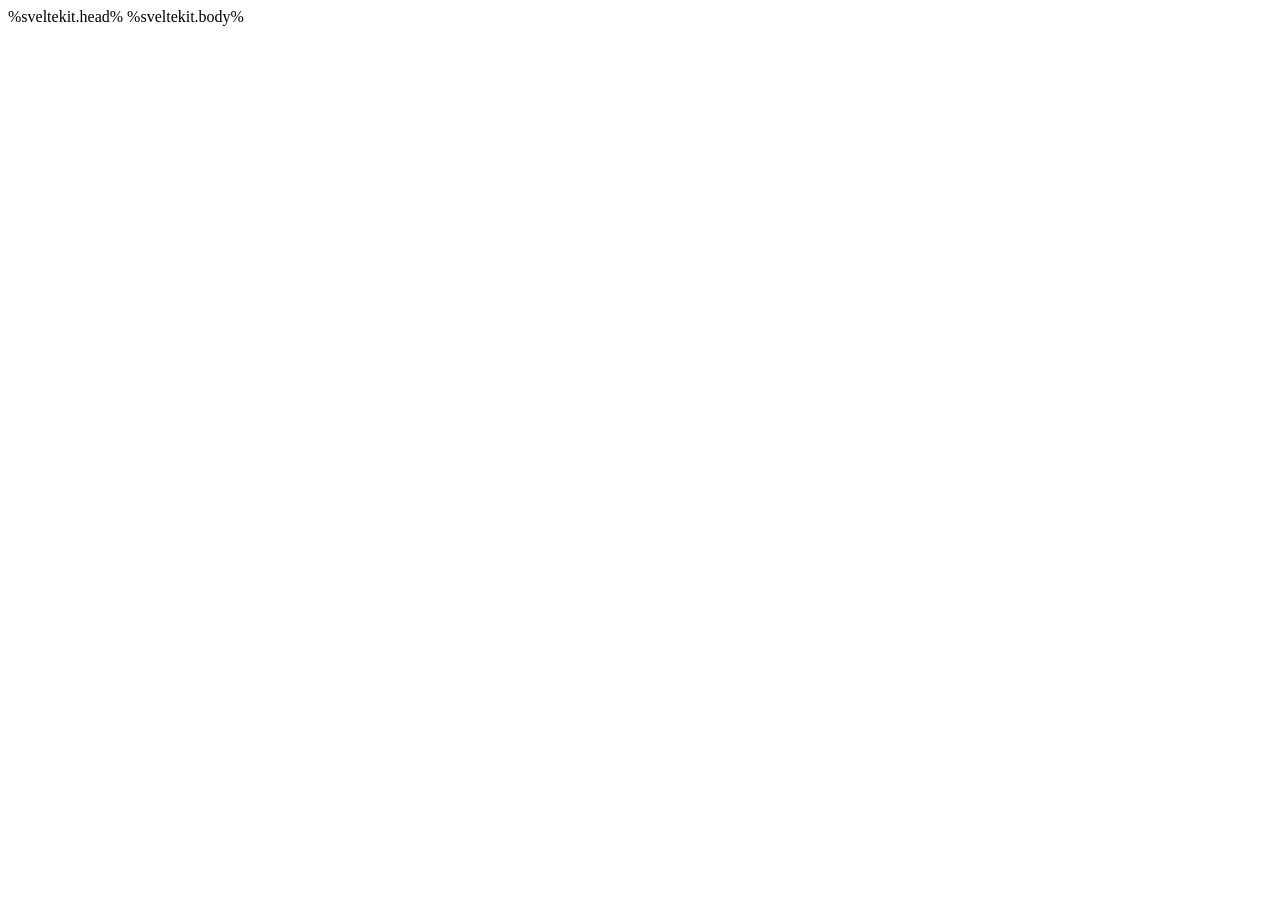
<file: frontend/src/app.html>
<!doctype html>
<html lang="en">
	<head>
		<meta charset="utf-8" />
		<meta name="viewport" content="width=device-width, initial-scale=1" />
		%sveltekit.head%
	</head>
	<body data-sveltekit-preload-data="hover">
		<div style="display: contents">%sveltekit.body%</div>
	</body>
</html>
</file>
<file: assets/_mkdocstrings.css>
/* Avoid breaking parameter names, etc. in table cells. */
.doc-contents td code {
  word-break: normal !important;
}

/* No line break before first paragraph of descriptions. */
.doc-md-description,
.doc-md-description>p:first-child {
  display: inline;
}

/* No text transformation from Material for MkDocs for H5 headings. */
.md-typeset h5 .doc-object-name {
  text-transform: none;
}

/* Max width for docstring sections tables. */
.doc .md-typeset__table,
.doc .md-typeset__table table {
  display: table !important;
  width: 100%;
}

.doc .md-typeset__table tr {
  display: table-row;
}

/* Defaults in Spacy table style. */
.doc-param-default,
.doc-type_param-default {
  float: right;
}

/* Parameter headings must be inline, not blocks. */
.doc-heading-parameter,
.doc-heading-type_parameter {
  display: inline;
}

/* Default font size for parameter headings. */
.md-typeset .doc-heading-parameter {
  font-size: inherit;
}

/* Prefer space on the right, not the left of parameter permalinks. */
.doc-heading-parameter .headerlink,
.doc-heading-type_parameter .headerlink {
  margin-left: 0 !important;
  margin-right: 0.2rem;
}

/* Backward-compatibility: docstring section titles in bold. */
.doc-section-title {
  font-weight: bold;
}

/* Backlinks crumb separator. */
.doc-backlink-crumb {
  display: inline-flex;
  gap: .2rem;
  white-space: nowrap;
  align-items: center;
  vertical-align: middle;
}
.doc-backlink-crumb:not(:first-child)::before {
  background-color: var(--md-default-fg-color--lighter);
  content: "";
  display: inline;
  height: 1rem;
  --md-path-icon: url('data:image/svg+xml;charset=utf-8,<svg xmlns="http://www.w3.org/2000/svg" viewBox="0 0 24 24"><path d="M8.59 16.58 13.17 12 8.59 7.41 10 6l6 6-6 6z"/></svg>');
  -webkit-mask-image: var(--md-path-icon);
  mask-image: var(--md-path-icon);
  width: 1rem;
}
.doc-backlink-crumb.last {
  font-weight: bold;
}

/* Symbols in Navigation and ToC. */
:root, :host,
[data-md-color-scheme="default"] {
  --doc-symbol-parameter-fg-color: #df50af;
  --doc-symbol-type_parameter-fg-color: #df50af;
  --doc-symbol-attribute-fg-color: #953800;
  --doc-symbol-function-fg-color: #8250df;
  --doc-symbol-method-fg-color: #8250df;
  --doc-symbol-class-fg-color: #0550ae;
  --doc-symbol-type_alias-fg-color: #0550ae;
  --doc-symbol-module-fg-color: #5cad0f;

  --doc-symbol-parameter-bg-color: #df50af1a;
  --doc-symbol-type_parameter-bg-color: #df50af1a;
  --doc-symbol-attribute-bg-color: #9538001a;
  --doc-symbol-function-bg-color: #8250df1a;
  --doc-symbol-method-bg-color: #8250df1a;
  --doc-symbol-class-bg-color: #0550ae1a;
  --doc-symbol-type_alias-bg-color: #0550ae1a;
  --doc-symbol-module-bg-color: #5cad0f1a;
}

[data-md-color-scheme="slate"] {
  --doc-symbol-parameter-fg-color: #ffa8cc;
  --doc-symbol-type_parameter-fg-color: #ffa8cc;
  --doc-symbol-attribute-fg-color: #ffa657;
  --doc-symbol-function-fg-color: #d2a8ff;
  --doc-symbol-method-fg-color: #d2a8ff;
  --doc-symbol-class-fg-color: #79c0ff;
  --doc-symbol-type_alias-fg-color: #79c0ff;
  --doc-symbol-module-fg-color: #baff79;

  --doc-symbol-parameter-bg-color: #ffa8cc1a;
  --doc-symbol-type_parameter-bg-color: #ffa8cc1a;
  --doc-symbol-attribute-bg-color: #ffa6571a;
  --doc-symbol-function-bg-color: #d2a8ff1a;
  --doc-symbol-method-bg-color: #d2a8ff1a;
  --doc-symbol-class-bg-color: #79c0ff1a;
  --doc-symbol-type_alias-bg-color: #79c0ff1a;
  --doc-symbol-module-bg-color: #baff791a;
}

code.doc-symbol {
  border-radius: .1rem;
  font-size: .85em;
  padding: 0 .3em;
  font-weight: bold;
}

code.doc-symbol-parameter,
a code.doc-symbol-parameter {
  color: var(--doc-symbol-parameter-fg-color);
  background-color: var(--doc-symbol-parameter-bg-color);
}

code.doc-symbol-parameter::after {
  content: "param";
}

code.doc-symbol-type_parameter,
a code.doc-symbol-type_parameter {
  color: var(--doc-symbol-type_parameter-fg-color);
  background-color: var(--doc-symbol-type_parameter-bg-color);
}

code.doc-symbol-type_parameter::after {
  content: "type-param";
}

code.doc-symbol-attribute,
a code.doc-symbol-attribute {
  color: var(--doc-symbol-attribute-fg-color);
  background-color: var(--doc-symbol-attribute-bg-color);
}

code.doc-symbol-attribute::after {
  content: "attr";
}

code.doc-symbol-function,
a code.doc-symbol-function {
  color: var(--doc-symbol-function-fg-color);
  background-color: var(--doc-symbol-function-bg-color);
}

code.doc-symbol-function::after {
  content: "func";
}

code.doc-symbol-method,
a code.doc-symbol-method {
  color: var(--doc-symbol-method-fg-color);
  background-color: var(--doc-symbol-method-bg-color);
}

code.doc-symbol-method::after {
  content: "meth";
}

code.doc-symbol-class,
a code.doc-symbol-class {
  color: var(--doc-symbol-class-fg-color);
  background-color: var(--doc-symbol-class-bg-color);
}

code.doc-symbol-class::after {
  content: "class";
}


code.doc-symbol-type_alias,
a code.doc-symbol-type_alias {
  color: var(--doc-symbol-type_alias-fg-color);
  background-color: var(--doc-symbol-type_alias-bg-color);
}

code.doc-symbol-type_alias::after {
  content: "type";
}

code.doc-symbol-module,
a code.doc-symbol-module {
  color: var(--doc-symbol-module-fg-color);
  background-color: var(--doc-symbol-module-bg-color);
}

code.doc-symbol-module::after {
  content: "mod";
}

.doc-signature .autorefs {
  color: inherit;
  border-bottom: 1px dotted currentcolor;
}

/* Source code blocks (admonitions). */
:root {
  --md-admonition-icon--mkdocstrings-source: url('data:image/svg+xml;charset=utf-8,<svg xmlns="http://www.w3.org/2000/svg" viewBox="0 0 24 24"><path d="M15.22 4.97a.75.75 0 0 1 1.06 0l6.5 6.5a.75.75 0 0 1 0 1.06l-6.5 6.5a.749.749 0 0 1-1.275-.326.75.75 0 0 1 .215-.734L21.19 12l-5.97-5.97a.75.75 0 0 1 0-1.06m-6.44 0a.75.75 0 0 1 0 1.06L2.81 12l5.97 5.97a.749.749 0 0 1-.326 1.275.75.75 0 0 1-.734-.215l-6.5-6.5a.75.75 0 0 1 0-1.06l6.5-6.5a.75.75 0 0 1 1.06 0"/></svg>')
}
.md-typeset .admonition.mkdocstrings-source,
.md-typeset details.mkdocstrings-source {
  border: none;
  padding: 0;
}
.md-typeset .admonition.mkdocstrings-source:focus-within,
.md-typeset details.mkdocstrings-source:focus-within {
  box-shadow: none;
}
.md-typeset .mkdocstrings-source > .admonition-title,
.md-typeset .mkdocstrings-source > summary {
  background-color: inherit;
}
.md-typeset .mkdocstrings-source > .admonition-title::before,
.md-typeset .mkdocstrings-source > summary::before {
  background-color: var(--md-default-fg-color);
  -webkit-mask-image: var(--md-admonition-icon--mkdocstrings-source);
          mask-image: var(--md-admonition-icon--mkdocstrings-source);
}
</file>
<file: stylesheets/extra.css>
/* =============================================================================
   Drone Detector MLOps - Custom Styles
   ============================================================================= */

/* -----------------------------------------------------------------------------
   Root Variables - Custom Color Overrides
   ----------------------------------------------------------------------------- */
:root {
  /* Primary colors - can be customized */
  --md-primary-fg-color--light: #5c6bc0;
  --md-primary-fg-color--dark: #3949ab;

  /* Code block improvements */
  --md-code-bg-color: #f5f5f5;
  --md-code-fg-color: #37474f;
}

/* Dark mode overrides */
[data-md-color-scheme="slate"] {
  --md-code-bg-color: #1e1e1e;
  --md-code-fg-color: #e0e0e0;
}

/* -----------------------------------------------------------------------------
   Typography Enhancements
   ----------------------------------------------------------------------------- */

/* Improve readability of main content */
.md-typeset {
  font-size: 0.85rem;
  line-height: 1.7;
}

/* Better heading spacing */
.md-typeset h1 {
  font-weight: 700;
  margin-top: 0;
}

.md-typeset h2 {
  font-weight: 600;
  margin-top: 1.5em;
  padding-bottom: 0.3em;
  border-bottom: 1px solid var(--md-default-fg-color--lightest);
}

.md-typeset h3 {
  font-weight: 600;
}

/* -----------------------------------------------------------------------------
   Code Block Styling
   ----------------------------------------------------------------------------- */

/* Better code block appearance */
.md-typeset pre > code {
  font-size: 0.8rem;
  border-radius: 6px;
}

/* Code annotation styling */
.md-typeset .md-annotation {
  font-size: 0.75rem;
}

/* Inline code styling */
.md-typeset code {
  padding: 0.1em 0.4em;
  border-radius: 4px;
  font-size: 0.85em;
}

/* -----------------------------------------------------------------------------
   Navigation Improvements
   ----------------------------------------------------------------------------- */

/* Sticky header with subtle shadow */
.md-header {
  box-shadow: 0 0 0.2rem rgba(0, 0, 0, 0.1), 0 0.2rem 0.4rem rgba(0, 0, 0, 0.2);
}

/* Better nav item spacing */
.md-nav__item {
  padding: 0.1rem 0;
}

/* Active nav item highlight */
.md-nav__link--active {
  font-weight: 600;
}

/* -----------------------------------------------------------------------------
   Admonition Customization
   ----------------------------------------------------------------------------- */

/* Rounded corners for admonitions */
.md-typeset .admonition,
.md-typeset details {
  border-radius: 6px;
  box-shadow: 0 2px 4px rgba(0, 0, 0, 0.1);
}

/* Admonition title styling */
.md-typeset .admonition-title,
.md-typeset summary {
  border-radius: 6px 6px 0 0;
}

/* -----------------------------------------------------------------------------
   Table Styling
   ----------------------------------------------------------------------------- */

/* Better table appearance */
.md-typeset table:not([class]) {
  font-size: 0.8rem;
  border-radius: 6px;
  overflow: hidden;
  box-shadow: 0 1px 3px rgba(0, 0, 0, 0.1);
}

.md-typeset table:not([class]) th {
  font-weight: 600;
  text-transform: uppercase;
  font-size: 0.75rem;
  letter-spacing: 0.05em;
}

/* Zebra striping for tables */
.md-typeset table:not([class]) tr:nth-child(even) {
  background-color: var(--md-default-fg-color--lightest);
}

/* -----------------------------------------------------------------------------
   Content Tabs Styling
   ----------------------------------------------------------------------------- */

/* Tab styling improvements */
.md-typeset .tabbed-labels > label {
  font-weight: 500;
  font-size: 0.8rem;
}

/* -----------------------------------------------------------------------------
   Task List Styling
   ----------------------------------------------------------------------------- */

/* Custom checkbox styling */
.md-typeset .task-list-item [type="checkbox"] {
  transform: scale(1.1);
}

/* -----------------------------------------------------------------------------
   Footer Styling
   ----------------------------------------------------------------------------- */

/* Footer improvements */
.md-footer {
  margin-top: 2rem;
}

.md-footer-meta {
  padding: 1rem 0;
}

/* -----------------------------------------------------------------------------
   Search Styling
   ----------------------------------------------------------------------------- */

/* Search result improvements */
.md-search-result__article {
  padding: 0.8rem 1rem;
}

/* -----------------------------------------------------------------------------
   Mermaid Diagram Styling
   ----------------------------------------------------------------------------- */

/* Center mermaid diagrams */
.mermaid {
  text-align: center;
  margin: 1.5rem 0;
}

/* -----------------------------------------------------------------------------
   Print Styles
   ----------------------------------------------------------------------------- */

@media print {
  .md-header,
  .md-footer,
  .md-sidebar {
    display: none;
  }

  .md-content {
    margin: 0;
    padding: 0;
  }
}

/* -----------------------------------------------------------------------------
   Responsive Adjustments
   ----------------------------------------------------------------------------- */

@media screen and (max-width: 76.1875em) {
  .md-typeset {
    font-size: 0.8rem;
  }
}

/* -----------------------------------------------------------------------------
   Animation & Transitions
   ----------------------------------------------------------------------------- */

/* Smooth transitions for interactive elements */
.md-nav__link,
.md-tabs__link,
.md-typeset a {
  transition: color 0.15s ease-in-out;
}

/* Button hover effects */
.md-button {
  transition: background-color 0.15s ease-in-out, transform 0.1s ease-in-out;
}

.md-button:hover {
  transform: translateY(-1px);
}
</file>
<file: assets/stylesheets/main.484c7ddc.min.css>
@charset "UTF-8";html{-webkit-text-size-adjust:none;-moz-text-size-adjust:none;text-size-adjust:none;box-sizing:border-box}*,:after,:before{box-sizing:inherit}@media (prefers-reduced-motion){*,:after,:before{transition:none!important}}body{margin:0}a,button,input,label{-webkit-tap-highlight-color:transparent}a{color:inherit;text-decoration:none}hr{border:0;box-sizing:initial;display:block;height:.05rem;overflow:visible;padding:0}small{font-size:80%}sub,sup{line-height:1em}img{border-style:none}table{border-collapse:initial;border-spacing:0}td,th{font-weight:400;vertical-align:top}button{background:#0000;border:0;font-family:inherit;font-size:inherit;margin:0;padding:0}input{border:0;outline:none}:root{--md-primary-fg-color:#4051b5;--md-primary-fg-color--light:#5d6cc0;--md-primary-fg-color--dark:#303fa1;--md-primary-bg-color:#fff;--md-primary-bg-color--light:#ffffffb3;--md-accent-fg-color:#526cfe;--md-accent-fg-color--transparent:#526cfe1a;--md-accent-bg-color:#fff;--md-accent-bg-color--light:#ffffffb3}[data-md-color-scheme=default]{color-scheme:light}[data-md-color-scheme=default] img[src$="#gh-dark-mode-only"],[data-md-color-scheme=default] img[src$="#only-dark"]{display:none}:root,[data-md-color-scheme=default]{--md-hue:225deg;--md-default-fg-color:#000000de;--md-default-fg-color--light:#0000008a;--md-default-fg-color--lighter:#00000052;--md-default-fg-color--lightest:#00000012;--md-default-bg-color:#fff;--md-default-bg-color--light:#ffffffb3;--md-default-bg-color--lighter:#ffffff4d;--md-default-bg-color--lightest:#ffffff1f;--md-code-fg-color:#36464e;--md-code-bg-color:#f5f5f5;--md-code-bg-color--light:#f5f5f5b3;--md-code-bg-color--lighter:#f5f5f54d;--md-code-hl-color:#4287ff;--md-code-hl-color--light:#4287ff1a;--md-code-hl-number-color:#d52a2a;--md-code-hl-special-color:#db1457;--md-code-hl-function-color:#a846b9;--md-code-hl-constant-color:#6e59d9;--md-code-hl-keyword-color:#3f6ec6;--md-code-hl-string-color:#1c7d4d;--md-code-hl-name-color:var(--md-code-fg-color);--md-code-hl-operator-color:var(--md-default-fg-color--light);--md-code-hl-punctuation-color:var(--md-default-fg-color--light);--md-code-hl-comment-color:var(--md-default-fg-color--light);--md-code-hl-generic-color:var(--md-default-fg-color--light);--md-code-hl-variable-color:var(--md-default-fg-color--light);--md-typeset-color:var(--md-default-fg-color);--md-typeset-a-color:var(--md-primary-fg-color);--md-typeset-del-color:#f5503d26;--md-typeset-ins-color:#0bd57026;--md-typeset-kbd-color:#fafafa;--md-typeset-kbd-accent-color:#fff;--md-typeset-kbd-border-color:#b8b8b8;--md-typeset-mark-color:#ffff0080;--md-typeset-table-color:#0000001f;--md-typeset-table-color--light:rgba(0,0,0,.035);--md-admonition-fg-color:var(--md-default-fg-color);--md-admonition-bg-color:var(--md-default-bg-color);--md-warning-fg-color:#000000de;--md-warning-bg-color:#ff9;--md-footer-fg-color:#fff;--md-footer-fg-color--light:#ffffffb3;--md-footer-fg-color--lighter:#ffffff73;--md-footer-bg-color:#000000de;--md-footer-bg-color--dark:#00000052;--md-shadow-z1:0 0.2rem 0.5rem #0000000d,0 0 0.05rem #0000001a;--md-shadow-z2:0 0.2rem 0.5rem #0000001a,0 0 0.05rem #00000040;--md-shadow-z3:0 0.2rem 0.5rem #0003,0 0 0.05rem #00000059}.md-icon svg{fill:currentcolor;display:block;height:1.2rem;width:1.2rem}body{-webkit-font-smoothing:antialiased;-moz-osx-font-smoothing:grayscale;--md-text-font-family:var(--md-text-font,_),-apple-system,BlinkMacSystemFont,Helvetica,Arial,sans-serif;--md-code-font-family:var(--md-code-font,_),SFMono-Regular,Consolas,Menlo,monospace}aside,body,input{font-feature-settings:"kern","liga";color:var(--md-typeset-color);font-family:var(--md-text-font-family)}code,kbd,pre{font-feature-settings:"kern";font-family:var(--md-code-font-family)}:root{--md-typeset-table-sort-icon:url('data:image/svg+xml;charset=utf-8,<svg xmlns="http://www.w3.org/2000/svg" viewBox="0 0 24 24"><path d="m18 21-4-4h3V7h-3l4-4 4 4h-3v10h3M2 19v-2h10v2M2 13v-2h7v2M2 7V5h4v2z"/></svg>');--md-typeset-table-sort-icon--asc:url('data:image/svg+xml;charset=utf-8,<svg xmlns="http://www.w3.org/2000/svg" viewBox="0 0 24 24"><path d="M19 17h3l-4 4-4-4h3V3h2M2 17h10v2H2M6 5v2H2V5m0 6h7v2H2z"/></svg>');--md-typeset-table-sort-icon--desc:url('data:image/svg+xml;charset=utf-8,<svg xmlns="http://www.w3.org/2000/svg" viewBox="0 0 24 24"><path d="M19 7h3l-4-4-4 4h3v14h2M2 17h10v2H2M6 5v2H2V5m0 6h7v2H2z"/></svg>')}.md-typeset{-webkit-print-color-adjust:exact;color-adjust:exact;font-size:.8rem;line-height:1.6;overflow-wrap:break-word}@media print{.md-typeset{font-size:.68rem}}.md-typeset blockquote,.md-typeset dl,.md-typeset figure,.md-typeset ol,.md-typeset pre,.md-typeset ul{margin-bottom:1em;margin-top:1em}.md-typeset h1{color:var(--md-default-fg-color--light);font-size:2em;line-height:1.3;margin:0 0 1.25em}.md-typeset h1,.md-typeset h2{font-weight:300;letter-spacing:-.01em}.md-typeset h2{font-size:1.5625em;line-height:1.4;margin:1.6em 0 .64em}.md-typeset h3{font-size:1.25em;font-weight:400;letter-spacing:-.01em;line-height:1.5;margin:1.6em 0 .8em}.md-typeset h2+h3{margin-top:.8em}.md-typeset h4{font-weight:700;letter-spacing:-.01em;margin:1em 0}.md-typeset h5,.md-typeset h6{color:var(--md-default-fg-color--light);font-size:.8em;font-weight:700;letter-spacing:-.01em;margin:1.25em 0}.md-typeset h5{text-transform:uppercase}.md-typeset h5 code{text-transform:none}.md-typeset hr{border-bottom:.05rem solid var(--md-default-fg-color--lightest);display:flow-root;margin:1.5em 0}.md-typeset a{color:var(--md-typeset-a-color);word-break:break-word}.md-typeset a,.md-typeset a:before{transition:color 125ms}.md-typeset a:focus,.md-typeset a:hover{color:var(--md-accent-fg-color)}.md-typeset a:focus code,.md-typeset a:hover code{background-color:var(--md-accent-fg-color--transparent);color:var(--md-accent-fg-color)}.md-typeset a code{color:var(--md-typeset-a-color)}.md-typeset a.focus-visible{outline-color:var(--md-accent-fg-color);outline-offset:.2rem}.md-typeset code,.md-typeset kbd,.md-typeset pre{color:var(--md-code-fg-color);direction:ltr;font-variant-ligatures:none;transition:background-color 125ms}@media print{.md-typeset code,.md-typeset kbd,.md-typeset pre{white-space:pre-wrap}}.md-typeset code{background-color:var(--md-code-bg-color);border-radius:.1rem;-webkit-box-decoration-break:clone;box-decoration-break:clone;font-size:.85em;padding:0 .2941176471em;transition:color 125ms,background-color 125ms;word-break:break-word}.md-typeset code:not(.focus-visible){-webkit-tap-highlight-color:transparent;outline:none}.md-typeset pre{display:flow-root;line-height:1.4;position:relative}.md-typeset pre>code{-webkit-box-decoration-break:slice;box-decoration-break:slice;box-shadow:none;display:block;margin:0;outline-color:var(--md-accent-fg-color);overflow:auto;padding:.7720588235em 1.1764705882em;scrollbar-color:var(--md-default-fg-color--lighter) #0000;scrollbar-width:thin;touch-action:auto;word-break:normal}.md-typeset pre>code:hover{scrollbar-color:var(--md-accent-fg-color) #0000}.md-typeset pre>code::-webkit-scrollbar{height:.2rem;width:.2rem}.md-typeset pre>code::-webkit-scrollbar-thumb{background-color:var(--md-default-fg-color--lighter)}.md-typeset pre>code::-webkit-scrollbar-thumb:hover{background-color:var(--md-accent-fg-color)}.md-typeset kbd{background-color:var(--md-typeset-kbd-color);border-radius:.1rem;box-shadow:0 .1rem 0 .05rem var(--md-typeset-kbd-border-color),0 .1rem 0 var(--md-typeset-kbd-border-color),0 -.1rem .2rem var(--md-typeset-kbd-accent-color) inset;color:var(--md-default-fg-color);display:inline-block;font-size:.75em;padding:0 .6666666667em;vertical-align:text-top;word-break:break-word}.md-typeset mark{background-color:var(--md-typeset-mark-color);-webkit-box-decoration-break:clone;box-decoration-break:clone;color:inherit;word-break:break-word}.md-typeset abbr{cursor:help;text-decoration:none}.md-typeset [data-preview],.md-typeset abbr{border-bottom:.05rem dotted var(--md-default-fg-color--light)}.md-typeset small{opacity:.75}[dir=ltr] .md-typeset sub,[dir=ltr] .md-typeset sup{margin-left:.078125em}[dir=rtl] .md-typeset sub,[dir=rtl] .md-typeset sup{margin-right:.078125em}[dir=ltr] .md-typeset blockquote{padding-left:.6rem}[dir=rtl] .md-typeset blockquote{padding-right:.6rem}[dir=ltr] .md-typeset blockquote{border-left:.2rem solid var(--md-default-fg-color--lighter)}[dir=rtl] .md-typeset blockquote{border-right:.2rem solid var(--md-default-fg-color--lighter)}.md-typeset blockquote{color:var(--md-default-fg-color--light);margin-left:0;margin-right:0}.md-typeset ul{list-style-type:disc}.md-typeset ul[type]{list-style-type:revert-layer}[dir=ltr] .md-typeset ol,[dir=ltr] .md-typeset ul{margin-left:.625em}[dir=rtl] .md-typeset ol,[dir=rtl] .md-typeset ul{margin-right:.625em}.md-typeset ol,.md-typeset ul{padding:0}.md-typeset ol:not([hidden]),.md-typeset ul:not([hidden]){display:flow-root}.md-typeset ol ol,.md-typeset ul ol{list-style-type:lower-alpha}.md-typeset ol ol ol,.md-typeset ul ol ol{list-style-type:lower-roman}.md-typeset ol ol ol ol,.md-typeset ul ol ol ol{list-style-type:upper-alpha}.md-typeset ol ol ol ol ol,.md-typeset ul ol ol ol ol{list-style-type:upper-roman}.md-typeset ol[type],.md-typeset ul[type]{list-style-type:revert-layer}[dir=ltr] .md-typeset ol li,[dir=ltr] .md-typeset ul li{margin-left:1.25em}[dir=rtl] .md-typeset ol li,[dir=rtl] .md-typeset ul li{margin-right:1.25em}.md-typeset ol li,.md-typeset ul li{margin-bottom:.5em}.md-typeset ol li blockquote,.md-typeset ol li p,.md-typeset ul li blockquote,.md-typeset ul li p{margin:.5em 0}.md-typeset ol li:last-child,.md-typeset ul li:last-child{margin-bottom:0}[dir=ltr] .md-typeset ol li ol,[dir=ltr] .md-typeset ol li ul,[dir=ltr] .md-typeset ul li ol,[dir=ltr] .md-typeset ul li ul{margin-left:.625em}[dir=rtl] .md-typeset ol li ol,[dir=rtl] .md-typeset ol li ul,[dir=rtl] .md-typeset ul li ol,[dir=rtl] .md-typeset ul li ul{margin-right:.625em}.md-typeset ol li ol,.md-typeset ol li ul,.md-typeset ul li ol,.md-typeset ul li ul{margin-bottom:.5em;margin-top:.5em}[dir=ltr] .md-typeset dd{margin-left:1.875em}[dir=rtl] .md-typeset dd{margin-right:1.875em}.md-typeset dd{margin-bottom:1.5em;margin-top:1em}.md-typeset img,.md-typeset svg,.md-typeset video{height:auto;max-width:100%}.md-typeset img[align=left]{margin:1em 1em 1em 0}.md-typeset img[align=right]{margin:1em 0 1em 1em}.md-typeset img[align]:only-child{margin-top:0}.md-typeset figure{display:flow-root;margin:1em auto;max-width:100%;text-align:center;width:fit-content}.md-typeset figure img{display:block;margin:0 auto}.md-typeset figcaption{font-style:italic;margin:1em auto;max-width:24rem}.md-typeset iframe{max-width:100%}.md-typeset table:not([class]){background-color:var(--md-default-bg-color);border:.05rem solid var(--md-typeset-table-color);border-radius:.1rem;display:inline-block;font-size:.64rem;max-width:100%;overflow:auto;touch-action:auto}@media print{.md-typeset table:not([class]){display:table}}.md-typeset table:not([class])+*{margin-top:1.5em}.md-typeset table:not([class]) td>:first-child,.md-typeset table:not([class]) th>:first-child{margin-top:0}.md-typeset table:not([class]) td>:last-child,.md-typeset table:not([class]) th>:last-child{margin-bottom:0}.md-typeset table:not([class]) td:not([align]),.md-typeset table:not([class]) th:not([align]){text-align:left}[dir=rtl] .md-typeset table:not([class]) td:not([align]),[dir=rtl] .md-typeset table:not([class]) th:not([align]){text-align:right}.md-typeset table:not([class]) th{font-weight:700;min-width:5rem;padding:.9375em 1.25em;vertical-align:top}.md-typeset table:not([class]) td{border-top:.05rem solid var(--md-typeset-table-color);padding:.9375em 1.25em;vertical-align:top}.md-typeset table:not([class]) tbody tr{transition:background-color 125ms}.md-typeset table:not([class]) tbody tr:hover{background-color:var(--md-typeset-table-color--light);box-shadow:0 .05rem 0 var(--md-default-bg-color) inset}.md-typeset table:not([class]) a{word-break:normal}.md-typeset table th[role=columnheader]{cursor:pointer}[dir=ltr] .md-typeset table th[role=columnheader]:after{margin-left:.5em}[dir=rtl] .md-typeset table th[role=columnheader]:after{margin-right:.5em}.md-typeset table th[role=columnheader]:after{content:"";display:inline-block;height:1.2em;-webkit-mask-image:var(--md-typeset-table-sort-icon);mask-image:var(--md-typeset-table-sort-icon);-webkit-mask-repeat:no-repeat;mask-repeat:no-repeat;-webkit-mask-size:contain;mask-size:contain;transition:background-color 125ms;vertical-align:text-bottom;width:1.2em}.md-typeset table th[role=columnheader]:hover:after{background-color:var(--md-default-fg-color--lighter)}.md-typeset table th[role=columnheader][aria-sort=ascending]:after{background-color:var(--md-default-fg-color--light);-webkit-mask-image:var(--md-typeset-table-sort-icon--asc);mask-image:var(--md-typeset-table-sort-icon--asc)}.md-typeset table th[role=columnheader][aria-sort=descending]:after{background-color:var(--md-default-fg-color--light);-webkit-mask-image:var(--md-typeset-table-sort-icon--desc);mask-image:var(--md-typeset-table-sort-icon--desc)}.md-typeset__scrollwrap{margin:1em -.8rem;overflow-x:auto;touch-action:auto}.md-typeset__table{display:inline-block;margin-bottom:.5em;padding:0 .8rem}@media print{.md-typeset__table{display:block}}html .md-typeset__table table{display:table;margin:0;overflow:hidden;width:100%}@media screen and (max-width:44.984375em){.md-content__inner>pre{margin:1em -.8rem}.md-content__inner>pre code{border-radius:0}}.md-typeset .md-author{border-radius:100%;display:block;flex-shrink:0;height:1.6rem;overflow:hidden;position:relative;transition:color 125ms,transform 125ms;width:1.6rem}.md-typeset .md-author img{display:block}.md-typeset .md-author--more{background:var(--md-default-fg-color--lightest);color:var(--md-default-fg-color--lighter);font-size:.6rem;font-weight:700;line-height:1.6rem;text-align:center}.md-typeset .md-author--long{height:2.4rem;width:2.4rem}.md-typeset a.md-author{transform:scale(1)}.md-typeset a.md-author img{border-radius:100%;filter:grayscale(100%) opacity(75%);transition:filter 125ms}.md-typeset a.md-author:focus,.md-typeset a.md-author:hover{transform:scale(1.1);z-index:1}.md-typeset a.md-author:focus img,.md-typeset a.md-author:hover img{filter:grayscale(0)}.md-banner{background-color:var(--md-footer-bg-color);color:var(--md-footer-fg-color);overflow:auto}@media print{.md-banner{display:none}}.md-banner--warning{background-color:var(--md-warning-bg-color);color:var(--md-warning-fg-color)}.md-banner__inner{font-size:.7rem;margin:.6rem auto;padding:0 .8rem}[dir=ltr] .md-banner__button{float:right}[dir=rtl] .md-banner__button{float:left}.md-banner__button{color:inherit;cursor:pointer;transition:opacity .25s}.no-js .md-banner__button{display:none}.md-banner__button:hover{opacity:.7}html{font-size:125%;height:100%;overflow-x:hidden}@media screen and (min-width:100em){html{font-size:137.5%}}@media screen and (min-width:125em){html{font-size:150%}}body{background-color:var(--md-default-bg-color);display:flex;flex-direction:column;font-size:.5rem;min-height:100%;position:relative;width:100%}@media print{body{display:block}}@media screen and (max-width:59.984375em){body[data-md-scrolllock]{position:fixed}}.md-grid{margin-left:auto;margin-right:auto;max-width:61rem}.md-container{display:flex;flex-direction:column;flex-grow:1}@media print{.md-container{display:block}}.md-main{flex-grow:1}.md-main__inner{display:flex;height:100%;margin-top:1.5rem}.md-ellipsis{overflow:hidden;text-overflow:ellipsis}.md-toggle{display:none}.md-option{height:0;opacity:0;position:absolute;width:0}.md-option:checked+label:not([hidden]){display:block}.md-option.focus-visible+label{outline-color:var(--md-accent-fg-color);outline-style:auto}.md-skip{background-color:var(--md-default-fg-color);border-radius:.1rem;color:var(--md-default-bg-color);font-size:.64rem;margin:.5rem;opacity:0;outline-color:var(--md-accent-fg-color);padding:.3rem .5rem;position:fixed;transform:translateY(.4rem);z-index:-1}.md-skip:focus{opacity:1;transform:translateY(0);transition:transform .25s cubic-bezier(.4,0,.2,1),opacity 175ms 75ms;z-index:10}@page{margin:25mm}:root{--md-clipboard-icon:url('data:image/svg+xml;charset=utf-8,<svg xmlns="http://www.w3.org/2000/svg" viewBox="0 0 24 24"><path d="M19 21H8V7h11m0-2H8a2 2 0 0 0-2 2v14a2 2 0 0 0 2 2h11a2 2 0 0 0 2-2V7a2 2 0 0 0-2-2m-3-4H4a2 2 0 0 0-2 2v14h2V3h12z"/></svg>')}.md-clipboard{border-radius:.1rem;color:var(--md-default-fg-color--lightest);cursor:pointer;height:1.5em;outline-color:var(--md-accent-fg-color);outline-offset:.1rem;transition:color .25s;width:1.5em;z-index:1}@media print{.md-clipboard{display:none}}.md-clipboard:not(.focus-visible){-webkit-tap-highlight-color:transparent;outline:none}:hover>.md-clipboard{color:var(--md-default-fg-color--light)}.md-clipboard:focus,.md-clipboard:hover{color:var(--md-accent-fg-color)}.md-clipboard:after{background-color:currentcolor;content:"";display:block;height:1.125em;margin:0 auto;-webkit-mask-image:var(--md-clipboard-icon);mask-image:var(--md-clipboard-icon);-webkit-mask-position:center;mask-position:center;-webkit-mask-repeat:no-repeat;mask-repeat:no-repeat;-webkit-mask-size:contain;mask-size:contain;width:1.125em}.md-clipboard--inline{cursor:pointer}.md-clipboard--inline code{transition:color .25s,background-color .25s}.md-clipboard--inline:focus code,.md-clipboard--inline:hover code{background-color:var(--md-accent-fg-color--transparent);color:var(--md-accent-fg-color)}:root{--md-code-select-icon:url('data:image/svg+xml;charset=utf-8,<svg xmlns="http://www.w3.org/2000/svg" viewBox="0 0 24 24"><path d="M19 19h-4v2h4c1.1 0 2-.9 2-2v-4h-2m0-12h-4v2h4v4h2V5c0-1.1-.9-2-2-2M5 5h4V3H5c-1.1 0-2 .9-2 2v4h2m0 6H3v4c0 1.1.9 2 2 2h4v-2H5zm2-4h2v2H7zm4 0h2v2h-2zm4 0h2v2h-2zM7 7h2v2H7zm4 0h2v2h-2zm4 0h2v2h-2zm-8 8h2v2H7zm4 0h2v2h-2zm4 0h2v2h-2z"/></svg>');--md-code-copy-icon:url('data:image/svg+xml;charset=utf-8,<svg xmlns="http://www.w3.org/2000/svg" viewBox="0 0 24 24"><path d="M19 21H8V7h11m0-2H8a2 2 0 0 0-2 2v14a2 2 0 0 0 2 2h11a2 2 0 0 0 2-2V7a2 2 0 0 0-2-2m-3-4H4a2 2 0 0 0-2 2v14h2V3h12z"/></svg>')}.md-typeset .md-code__content{display:grid}.md-code__nav{background-color:var(--md-code-bg-color--lighter);border-radius:.1rem;display:flex;gap:.2rem;padding:.2rem;position:absolute;right:.25em;top:.25em;transition:background-color .25s;z-index:1}:hover>.md-code__nav{background-color:var(--md-code-bg-color--light)}.md-code__button{color:var(--md-default-fg-color--lightest);cursor:pointer;display:block;height:1.5em;outline-color:var(--md-accent-fg-color);outline-offset:.1rem;transition:color .25s;width:1.5em}:hover>*>.md-code__button{color:var(--md-default-fg-color--light)}.md-code__button.focus-visible,.md-code__button:hover{color:var(--md-accent-fg-color)}.md-code__button--active{color:var(--md-default-fg-color)!important}.md-code__button:after{background-color:currentcolor;content:"";display:block;height:1.125em;margin:0 auto;-webkit-mask-position:center;mask-position:center;-webkit-mask-repeat:no-repeat;mask-repeat:no-repeat;-webkit-mask-size:contain;mask-size:contain;width:1.125em}.md-code__button[data-md-type=select]:after{-webkit-mask-image:var(--md-code-select-icon);mask-image:var(--md-code-select-icon)}.md-code__button[data-md-type=copy]:after{-webkit-mask-image:var(--md-code-copy-icon);mask-image:var(--md-code-copy-icon)}@keyframes consent{0%{opacity:0;transform:translateY(100%)}to{opacity:1;transform:translateY(0)}}@keyframes overlay{0%{opacity:0}to{opacity:1}}.md-consent__overlay{animation:overlay .25s both;-webkit-backdrop-filter:blur(.1rem);backdrop-filter:blur(.1rem);background-color:#0000008a;height:100%;opacity:1;position:fixed;top:0;width:100%;z-index:5}.md-consent__inner{animation:consent .5s cubic-bezier(.1,.7,.1,1) both;background-color:var(--md-default-bg-color);border:0;border-radius:.1rem;bottom:0;box-shadow:0 0 .2rem #0000001a,0 .2rem .4rem #0003;max-height:100%;overflow:auto;padding:0;position:fixed;width:100%;z-index:5}.md-consent__form{padding:.8rem}.md-consent__settings{display:none;margin:1em 0}input:checked+.md-consent__settings{display:block}.md-consent__controls{margin-bottom:.8rem}.md-typeset .md-consent__controls .md-button{display:inline}@media screen and (max-width:44.984375em){.md-typeset .md-consent__controls .md-button{display:block;margin-top:.4rem;text-align:center;width:100%}}.md-consent label{cursor:pointer}.md-content{flex-grow:1;min-width:0}.md-content__inner{margin:0 .8rem 1.2rem;padding-top:.6rem}@media screen and (min-width:76.25em){[dir=ltr] .md-sidebar--primary:not([hidden])~.md-content>.md-content__inner{margin-left:1.2rem}[dir=ltr] .md-sidebar--secondary:not([hidden])~.md-content>.md-content__inner,[dir=rtl] .md-sidebar--primary:not([hidden])~.md-content>.md-content__inner{margin-right:1.2rem}[dir=rtl] .md-sidebar--secondary:not([hidden])~.md-content>.md-content__inner{margin-left:1.2rem}}.md-content__inner:before{content:"";display:block;height:.4rem}.md-content__inner>:last-child{margin-bottom:0}[dir=ltr] .md-content__button{float:right}[dir=rtl] .md-content__button{float:left}[dir=ltr] .md-content__button{margin-left:.4rem}[dir=rtl] .md-content__button{margin-right:.4rem}.md-content__button{margin:.4rem 0;padding:0}@media print{.md-content__button{display:none}}.md-typeset .md-content__button{color:var(--md-default-fg-color--lighter)}.md-content__button svg{display:inline;vertical-align:top}[dir=rtl] .md-content__button svg{transform:scaleX(-1)}[dir=ltr] .md-dialog{right:.8rem}[dir=rtl] .md-dialog{left:.8rem}.md-dialog{background-color:var(--md-default-fg-color);border-radius:.1rem;bottom:.8rem;box-shadow:var(--md-shadow-z3);min-width:11.1rem;opacity:0;padding:.4rem .6rem;pointer-events:none;position:fixed;transform:translateY(100%);transition:transform 0ms .4s,opacity .4s;z-index:4}@media print{.md-dialog{display:none}}.md-dialog--active{opacity:1;pointer-events:auto;transform:translateY(0);transition:transform .4s cubic-bezier(.075,.85,.175,1),opacity .4s}.md-dialog__inner{color:var(--md-default-bg-color);font-size:.7rem}.md-feedback{margin:2em 0 1em;text-align:center}.md-feedback fieldset{border:none;margin:0;padding:0}.md-feedback__title{font-weight:700;margin:1em auto}.md-feedback__inner{position:relative}.md-feedback__list{display:flex;flex-wrap:wrap;place-content:baseline center;position:relative}.md-feedback__list:hover .md-icon:not(:disabled){color:var(--md-default-fg-color--lighter)}:disabled .md-feedback__list{min-height:1.8rem}.md-feedback__icon{color:var(--md-default-fg-color--light);cursor:pointer;flex-shrink:0;margin:0 .1rem;transition:color 125ms}.md-feedback__icon:not(:disabled).md-icon:hover{color:var(--md-accent-fg-color)}.md-feedback__icon:disabled{color:var(--md-default-fg-color--lightest);pointer-events:none}.md-feedback__note{opacity:0;position:relative;transform:translateY(.4rem);transition:transform .4s cubic-bezier(.1,.7,.1,1),opacity .15s}.md-feedback__note>*{margin:0 auto;max-width:16rem}:disabled .md-feedback__note{opacity:1;transform:translateY(0)}@media print{.md-feedback{display:none}}.md-footer{background-color:var(--md-footer-bg-color);color:var(--md-footer-fg-color)}@media print{.md-footer{display:none}}.md-footer__inner{justify-content:space-between;overflow:auto;padding:.2rem}.md-footer__inner:not([hidden]){display:flex}.md-footer__link{align-items:end;display:flex;flex-grow:0.01;margin-bottom:.4rem;margin-top:1rem;max-width:100%;outline-color:var(--md-accent-fg-color);overflow:hidden;transition:opacity .25s}.md-footer__link:focus,.md-footer__link:hover{opacity:.7}[dir=rtl] .md-footer__link svg{transform:scaleX(-1)}@media screen and (max-width:44.984375em){.md-footer__link--prev{flex-shrink:0}.md-footer__link--prev .md-footer__title{display:none}}[dir=ltr] .md-footer__link--next{margin-left:auto}[dir=rtl] .md-footer__link--next{margin-right:auto}.md-footer__link--next{text-align:right}[dir=rtl] .md-footer__link--next{text-align:left}.md-footer__title{flex-grow:1;font-size:.9rem;margin-bottom:.7rem;max-width:calc(100% - 2.4rem);padding:0 1rem;white-space:nowrap}.md-footer__button{margin:.2rem;padding:.4rem}.md-footer__direction{font-size:.64rem;opacity:.7}.md-footer-meta{background-color:var(--md-footer-bg-color--dark)}.md-footer-meta__inner{display:flex;flex-wrap:wrap;justify-content:space-between;padding:.2rem}html .md-footer-meta.md-typeset a{color:var(--md-footer-fg-color--light)}html .md-footer-meta.md-typeset a:focus,html .md-footer-meta.md-typeset a:hover{color:var(--md-footer-fg-color)}.md-copyright{color:var(--md-footer-fg-color--lighter);font-size:.64rem;margin:auto .6rem;padding:.4rem 0;width:100%}@media screen and (min-width:45em){.md-copyright{width:auto}}.md-copyright__highlight{color:var(--md-footer-fg-color--light)}.md-social{display:inline-flex;gap:.2rem;margin:0 .4rem;padding:.2rem 0 .6rem}@media screen and (min-width:45em){.md-social{padding:.6rem 0}}.md-social__link{display:inline-block;height:1.6rem;text-align:center;width:1.6rem}.md-social__link:before{line-height:1.9}.md-social__link svg{fill:currentcolor;max-height:.8rem;vertical-align:-25%}.md-typeset .md-button{border:.1rem solid;border-radius:.1rem;color:var(--md-primary-fg-color);cursor:pointer;display:inline-block;font-weight:700;padding:.625em 2em;transition:color 125ms,background-color 125ms,border-color 125ms}.md-typeset .md-button--primary{background-color:var(--md-primary-fg-color);border-color:var(--md-primary-fg-color);color:var(--md-primary-bg-color)}.md-typeset .md-button:focus,.md-typeset .md-button:hover{background-color:var(--md-accent-fg-color);border-color:var(--md-accent-fg-color);color:var(--md-accent-bg-color)}[dir=ltr] .md-typeset .md-input{border-top-left-radius:.1rem}[dir=ltr] .md-typeset .md-input,[dir=rtl] .md-typeset .md-input{border-top-right-radius:.1rem}[dir=rtl] .md-typeset .md-input{border-top-left-radius:.1rem}.md-typeset .md-input{border-bottom:.1rem solid var(--md-default-fg-color--lighter);box-shadow:var(--md-shadow-z1);font-size:.8rem;height:1.8rem;padding:0 .6rem;transition:border .25s,box-shadow .25s}.md-typeset .md-input:focus,.md-typeset .md-input:hover{border-bottom-color:var(--md-accent-fg-color);box-shadow:var(--md-shadow-z2)}.md-typeset .md-input--stretch{width:100%}.md-header{background-color:var(--md-primary-fg-color);box-shadow:0 0 .2rem #0000,0 .2rem .4rem #0000;color:var(--md-primary-bg-color);display:block;left:0;position:sticky;right:0;top:0;z-index:4}@media print{.md-header{display:none}}.md-header[hidden]{transform:translateY(-100%);transition:transform .25s cubic-bezier(.8,0,.6,1),box-shadow .25s}.md-header--shadow{box-shadow:0 0 .2rem #0000001a,0 .2rem .4rem #0003;transition:transform .25s cubic-bezier(.1,.7,.1,1),box-shadow .25s}.md-header__inner{align-items:center;display:flex;padding:0 .2rem}.md-header__button{color:currentcolor;cursor:pointer;margin:.2rem;outline-color:var(--md-accent-fg-color);padding:.4rem;position:relative;transition:opacity .25s;vertical-align:middle;z-index:1}.md-header__button:hover{opacity:.7}.md-header__button:not([hidden]){display:inline-block}.md-header__button:not(.focus-visible){-webkit-tap-highlight-color:transparent;outline:none}.md-header__button.md-logo{margin:.2rem;padding:.4rem}@media screen and (max-width:76.234375em){.md-header__button.md-logo{display:none}}.md-header__button.md-logo img,.md-header__button.md-logo svg{fill:currentcolor;display:block;height:1.2rem;width:auto}@media screen and (min-width:60em){.md-header__button[for=__search]{display:none}}.no-js .md-header__button[for=__search]{display:none}[dir=rtl] .md-header__button[for=__search] svg{transform:scaleX(-1)}@media screen and (min-width:76.25em){.md-header__button[for=__drawer]{display:none}}.md-header__topic{display:flex;max-width:100%;position:absolute;transition:transform .4s cubic-bezier(.1,.7,.1,1),opacity .15s;white-space:nowrap}.md-header__topic+.md-header__topic{opacity:0;pointer-events:none;transform:translateX(1.25rem);transition:transform .4s cubic-bezier(1,.7,.1,.1),opacity .15s;z-index:-1}[dir=rtl] .md-header__topic+.md-header__topic{transform:translateX(-1.25rem)}.md-header__topic:first-child{font-weight:700}[dir=ltr] .md-header__title{margin-left:1rem;margin-right:.4rem}[dir=rtl] .md-header__title{margin-left:.4rem;margin-right:1rem}.md-header__title{flex-grow:1;font-size:.9rem;height:2.4rem;line-height:2.4rem}.md-header__title--active .md-header__topic{opacity:0;pointer-events:none;transform:translateX(-1.25rem);transition:transform .4s cubic-bezier(1,.7,.1,.1),opacity .15s;z-index:-1}[dir=rtl] .md-header__title--active .md-header__topic{transform:translateX(1.25rem)}.md-header__title--active .md-header__topic+.md-header__topic{opacity:1;pointer-events:auto;transform:translateX(0);transition:transform .4s cubic-bezier(.1,.7,.1,1),opacity .15s;z-index:0}.md-header__title>.md-header__ellipsis{height:100%;position:relative;width:100%}.md-header__option{display:flex;flex-shrink:0;max-width:100%;transition:max-width 0ms .25s,opacity .25s .25s;white-space:nowrap}[data-md-toggle=search]:checked~.md-header .md-header__option{max-width:0;opacity:0;transition:max-width 0ms,opacity 0ms}.md-header__option>input{bottom:0}.md-header__source{display:none}@media screen and (min-width:60em){[dir=ltr] .md-header__source{margin-left:1rem}[dir=rtl] .md-header__source{margin-right:1rem}.md-header__source{display:block;max-width:11.7rem;width:11.7rem}}@media screen and (min-width:76.25em){[dir=ltr] .md-header__source{margin-left:1.4rem}[dir=rtl] .md-header__source{margin-right:1.4rem}}.md-meta{color:var(--md-default-fg-color--light);font-size:.7rem;line-height:1.3}.md-meta__list{display:inline-flex;flex-wrap:wrap;list-style:none;margin:0;padding:0}.md-meta__item:not(:last-child):after{content:"·";margin-left:.2rem;margin-right:.2rem}.md-meta__link{color:var(--md-typeset-a-color)}.md-meta__link:focus,.md-meta__link:hover{color:var(--md-accent-fg-color)}.md-draft{background-color:#ff1744;border-radius:.125em;color:#fff;display:inline-block;font-weight:700;padding-left:.5714285714em;padding-right:.5714285714em}:root{--md-nav-icon--prev:url('data:image/svg+xml;charset=utf-8,<svg xmlns="http://www.w3.org/2000/svg" viewBox="0 0 24 24"><path d="M20 11v2H8l5.5 5.5-1.42 1.42L4.16 12l7.92-7.92L13.5 5.5 8 11z"/></svg>');--md-nav-icon--next:url('data:image/svg+xml;charset=utf-8,<svg xmlns="http://www.w3.org/2000/svg" viewBox="0 0 24 24"><path d="M8.59 16.58 13.17 12 8.59 7.41 10 6l6 6-6 6z"/></svg>');--md-toc-icon:url('data:image/svg+xml;charset=utf-8,<svg xmlns="http://www.w3.org/2000/svg" viewBox="0 0 24 24"><path d="M3 9h14V7H3zm0 4h14v-2H3zm0 4h14v-2H3zm16 0h2v-2h-2zm0-10v2h2V7zm0 6h2v-2h-2z"/></svg>')}.md-nav{font-size:.7rem;line-height:1.3}.md-nav__title{color:var(--md-default-fg-color--light);display:block;font-weight:700;overflow:hidden;padding:0 .6rem;text-overflow:ellipsis}.md-nav__title .md-nav__button{display:none}.md-nav__title .md-nav__button img{height:100%;width:auto}.md-nav__title .md-nav__button.md-logo img,.md-nav__title .md-nav__button.md-logo svg{fill:currentcolor;display:block;height:2.4rem;max-width:100%;object-fit:contain;width:auto}.md-nav__list{list-style:none;margin:0;padding:0}.md-nav__link{align-items:flex-start;display:flex;gap:.4rem;margin-top:.625em;scroll-snap-align:start;transition:color 125ms}.md-nav__link--passed,.md-nav__link--passed code{color:var(--md-default-fg-color--light)}.md-nav__item .md-nav__link--active,.md-nav__item .md-nav__link--active code{color:var(--md-typeset-a-color)}.md-nav__link .md-ellipsis{position:relative}.md-nav__link .md-ellipsis code{word-break:normal}[dir=ltr] .md-nav__link .md-icon:last-child{margin-left:auto}[dir=rtl] .md-nav__link .md-icon:last-child{margin-right:auto}.md-nav__link .md-typeset{font-size:.7rem;line-height:1.3}.md-nav__link svg{fill:currentcolor;flex-shrink:0;height:1.3em;position:relative}.md-nav__link[for]:focus,.md-nav__link[for]:hover,.md-nav__link[href]:focus,.md-nav__link[href]:hover{color:var(--md-accent-fg-color);cursor:pointer}.md-nav__link[for]:focus code,.md-nav__link[for]:hover code,.md-nav__link[href]:focus code,.md-nav__link[href]:hover code{background-color:var(--md-accent-fg-color--transparent);color:var(--md-accent-fg-color)}.md-nav__link.focus-visible{outline-color:var(--md-accent-fg-color);outline-offset:.2rem}.md-nav--primary .md-nav__link[for=__toc]{display:none}.md-nav--primary .md-nav__link[for=__toc] .md-icon:after{background-color:currentcolor;display:block;height:100%;-webkit-mask-image:var(--md-toc-icon);mask-image:var(--md-toc-icon);width:100%}.md-nav--primary .md-nav__link[for=__toc]~.md-nav{display:none}.md-nav__container>.md-nav__link{margin-top:0}.md-nav__container>.md-nav__link:first-child{flex-grow:1;min-width:0}.md-nav__icon{flex-shrink:0}.md-nav__source{display:none}@media screen and (max-width:76.234375em){.md-nav--primary,.md-nav--primary .md-nav{background-color:var(--md-default-bg-color);display:flex;flex-direction:column;height:100%;left:0;position:absolute;right:0;top:0;z-index:1}.md-nav--primary .md-nav__item,.md-nav--primary .md-nav__title{font-size:.8rem;line-height:1.5}.md-nav--primary .md-nav__title{background-color:var(--md-default-fg-color--lightest);color:var(--md-default-fg-color--light);cursor:pointer;height:5.6rem;line-height:2.4rem;padding:3rem .8rem .2rem;position:relative;white-space:nowrap}[dir=ltr] .md-nav--primary .md-nav__title .md-nav__icon{left:.4rem}[dir=rtl] .md-nav--primary .md-nav__title .md-nav__icon{right:.4rem}.md-nav--primary .md-nav__title .md-nav__icon{display:block;height:1.2rem;margin:.2rem;position:absolute;top:.4rem;width:1.2rem}.md-nav--primary .md-nav__title .md-nav__icon:after{background-color:currentcolor;content:"";display:block;height:100%;-webkit-mask-image:var(--md-nav-icon--prev);mask-image:var(--md-nav-icon--prev);-webkit-mask-position:center;mask-position:center;-webkit-mask-repeat:no-repeat;mask-repeat:no-repeat;-webkit-mask-size:contain;mask-size:contain;width:100%}.md-nav--primary .md-nav__title~.md-nav__list{background-color:var(--md-default-bg-color);box-shadow:0 .05rem 0 var(--md-default-fg-color--lightest) inset;overflow-y:auto;scroll-snap-type:y mandatory;touch-action:pan-y}.md-nav--primary .md-nav__title~.md-nav__list>:first-child{border-top:0}.md-nav--primary .md-nav__title[for=__drawer]{background-color:var(--md-primary-fg-color);color:var(--md-primary-bg-color);font-weight:700}.md-nav--primary .md-nav__title .md-logo{display:block;left:.2rem;margin:.2rem;padding:.4rem;position:absolute;right:.2rem;top:.2rem}.md-nav--primary .md-nav__list{flex:1}.md-nav--primary .md-nav__item{border-top:.05rem solid var(--md-default-fg-color--lightest)}.md-nav--primary .md-nav__item--active>.md-nav__link{color:var(--md-typeset-a-color)}.md-nav--primary .md-nav__item--active>.md-nav__link:focus,.md-nav--primary .md-nav__item--active>.md-nav__link:hover{color:var(--md-accent-fg-color)}.md-nav--primary .md-nav__link{margin-top:0;padding:.6rem .8rem}.md-nav--primary .md-nav__link svg{margin-top:.1em}.md-nav--primary .md-nav__link>.md-nav__link{padding:0}[dir=ltr] .md-nav--primary .md-nav__link .md-nav__icon{margin-right:-.2rem}[dir=rtl] .md-nav--primary .md-nav__link .md-nav__icon{margin-left:-.2rem}.md-nav--primary .md-nav__link .md-nav__icon{font-size:1.2rem;height:1.2rem;width:1.2rem}.md-nav--primary .md-nav__link .md-nav__icon:after{background-color:currentcolor;content:"";display:block;height:100%;-webkit-mask-image:var(--md-nav-icon--next);mask-image:var(--md-nav-icon--next);-webkit-mask-position:center;mask-position:center;-webkit-mask-repeat:no-repeat;mask-repeat:no-repeat;-webkit-mask-size:contain;mask-size:contain;width:100%}[dir=rtl] .md-nav--primary .md-nav__icon:after{transform:scale(-1)}.md-nav--primary .md-nav--secondary .md-nav{background-color:initial;position:static}[dir=ltr] .md-nav--primary .md-nav--secondary .md-nav .md-nav__link{padding-left:1.4rem}[dir=rtl] .md-nav--primary .md-nav--secondary .md-nav .md-nav__link{padding-right:1.4rem}[dir=ltr] .md-nav--primary .md-nav--secondary .md-nav .md-nav .md-nav__link{padding-left:2rem}[dir=rtl] .md-nav--primary .md-nav--secondary .md-nav .md-nav .md-nav__link{padding-right:2rem}[dir=ltr] .md-nav--primary .md-nav--secondary .md-nav .md-nav .md-nav .md-nav__link{padding-left:2.6rem}[dir=rtl] .md-nav--primary .md-nav--secondary .md-nav .md-nav .md-nav .md-nav__link{padding-right:2.6rem}[dir=ltr] .md-nav--primary .md-nav--secondary .md-nav .md-nav .md-nav .md-nav .md-nav__link{padding-left:3.2rem}[dir=rtl] .md-nav--primary .md-nav--secondary .md-nav .md-nav .md-nav .md-nav .md-nav__link{padding-right:3.2rem}.md-nav--secondary{background-color:initial}.md-nav__toggle~.md-nav{display:flex;opacity:0;transform:translateX(100%);transition:transform .25s cubic-bezier(.8,0,.6,1),opacity 125ms 50ms}[dir=rtl] .md-nav__toggle~.md-nav{transform:translateX(-100%)}.md-nav__toggle:checked~.md-nav{opacity:1;transform:translateX(0);transition:transform .25s cubic-bezier(.4,0,.2,1),opacity 125ms 125ms}.md-nav__toggle:checked~.md-nav>.md-nav__list{backface-visibility:hidden}}@media screen and (max-width:59.984375em){.md-nav--primary .md-nav__link[for=__toc]{display:flex}.md-nav--primary .md-nav__link[for=__toc] .md-icon:after{content:""}.md-nav--primary .md-nav__link[for=__toc]+.md-nav__link{display:none}.md-nav--primary .md-nav__link[for=__toc]~.md-nav{display:flex}.md-nav__source{background-color:var(--md-primary-fg-color--dark);color:var(--md-primary-bg-color);display:block;padding:0 .2rem}}@media screen and (min-width:60em) and (max-width:76.234375em){.md-nav--integrated .md-nav__link[for=__toc]{display:flex}.md-nav--integrated .md-nav__link[for=__toc] .md-icon:after{content:""}.md-nav--integrated .md-nav__link[for=__toc]+.md-nav__link{display:none}.md-nav--integrated .md-nav__link[for=__toc]~.md-nav{display:flex}}@media screen and (min-width:60em){.md-nav{margin-bottom:-.4rem}.md-nav--secondary .md-nav__title{background:var(--md-default-bg-color);box-shadow:0 0 .4rem .4rem var(--md-default-bg-color);position:sticky;top:0;z-index:1}.md-nav--secondary .md-nav__title[for=__toc]{scroll-snap-align:start}.md-nav--secondary .md-nav__title .md-nav__icon{display:none}[dir=ltr] .md-nav--secondary .md-nav__list{padding-left:.6rem}[dir=rtl] .md-nav--secondary .md-nav__list{padding-right:.6rem}.md-nav--secondary .md-nav__list{padding-bottom:.4rem}[dir=ltr] .md-nav--secondary .md-nav__item>.md-nav__link{margin-right:.4rem}[dir=rtl] .md-nav--secondary .md-nav__item>.md-nav__link{margin-left:.4rem}}@media screen and (min-width:76.25em){.md-nav{margin-bottom:-.4rem;transition:max-height .25s cubic-bezier(.86,0,.07,1)}.md-nav--primary .md-nav__title{background:var(--md-default-bg-color);box-shadow:0 0 .4rem .4rem var(--md-default-bg-color);position:sticky;top:0;z-index:1}.md-nav--primary .md-nav__title[for=__drawer]{scroll-snap-align:start}.md-nav--primary .md-nav__title .md-nav__icon{display:none}[dir=ltr] .md-nav--primary .md-nav__list{padding-left:.6rem}[dir=rtl] .md-nav--primary .md-nav__list{padding-right:.6rem}.md-nav--primary .md-nav__list{padding-bottom:.4rem}[dir=ltr] .md-nav--primary .md-nav__item>.md-nav__link{margin-right:.4rem}[dir=rtl] .md-nav--primary .md-nav__item>.md-nav__link{margin-left:.4rem}.md-nav__toggle~.md-nav{display:grid;grid-template-rows:minmax(.4rem,0fr);opacity:0;transition:grid-template-rows .25s cubic-bezier(.86,0,.07,1),opacity .25s,visibility 0ms .25s;visibility:collapse}.md-nav__toggle~.md-nav>.md-nav__list{overflow:hidden}.md-nav__toggle.md-toggle--indeterminate~.md-nav,.md-nav__toggle:checked~.md-nav{grid-template-rows:minmax(.4rem,1fr);opacity:1;transition:grid-template-rows .25s cubic-bezier(.86,0,.07,1),opacity .15s .1s,visibility 0ms;visibility:visible}.md-nav__toggle.md-toggle--indeterminate~.md-nav{transition:none}.md-nav__item--nested>.md-nav>.md-nav__title{display:none}.md-nav__item--section{display:block;margin:1.25em 0}.md-nav__item--section:last-child{margin-bottom:0}.md-nav__item--section>.md-nav__link{font-weight:700}.md-nav__item--section>.md-nav__link[for]{color:var(--md-default-fg-color--light)}.md-nav__item--section>.md-nav__link:not(.md-nav__container){pointer-events:none}.md-nav__item--section>.md-nav__link .md-icon,.md-nav__item--section>.md-nav__link>[for]{display:none}[dir=ltr] .md-nav__item--section>.md-nav{margin-left:-.6rem}[dir=rtl] .md-nav__item--section>.md-nav{margin-right:-.6rem}.md-nav__item--section>.md-nav{display:block;opacity:1;visibility:visible}.md-nav__item--section>.md-nav>.md-nav__list>.md-nav__item{padding:0}.md-nav__icon{border-radius:100%;height:.9rem;transition:background-color .25s;width:.9rem}.md-nav__icon:hover{background-color:var(--md-accent-fg-color--transparent)}.md-nav__icon:after{background-color:currentcolor;border-radius:100%;content:"";display:inline-block;height:100%;-webkit-mask-image:var(--md-nav-icon--next);mask-image:var(--md-nav-icon--next);-webkit-mask-position:center;mask-position:center;-webkit-mask-repeat:no-repeat;mask-repeat:no-repeat;-webkit-mask-size:contain;mask-size:contain;transition:transform .25s;vertical-align:-.1rem;width:100%}[dir=rtl] .md-nav__icon:after{transform:rotate(180deg)}.md-nav__item--nested .md-nav__toggle:checked~.md-nav__link .md-nav__icon:after,.md-nav__item--nested .md-toggle--indeterminate~.md-nav__link .md-nav__icon:after{transform:rotate(90deg)}.md-nav--lifted>.md-nav__list>.md-nav__item,.md-nav--lifted>.md-nav__title{display:none}.md-nav--lifted>.md-nav__list>.md-nav__item--active{display:block}.md-nav--lifted>.md-nav__list>.md-nav__item--active>.md-nav__link{background:var(--md-default-bg-color);box-shadow:0 0 .4rem .4rem var(--md-default-bg-color);margin-top:0;position:sticky;top:0;z-index:1}.md-nav--lifted>.md-nav__list>.md-nav__item--active>.md-nav__link:not(.md-nav__container){pointer-events:none}.md-nav--lifted>.md-nav__list>.md-nav__item--active.md-nav__item--section{margin:0}[dir=ltr] .md-nav--lifted>.md-nav__list>.md-nav__item>.md-nav:not(.md-nav--secondary){margin-left:-.6rem}[dir=rtl] .md-nav--lifted>.md-nav__list>.md-nav__item>.md-nav:not(.md-nav--secondary){margin-right:-.6rem}.md-nav--lifted>.md-nav__list>.md-nav__item>[for]{color:var(--md-default-fg-color--light)}.md-nav--lifted .md-nav[data-md-level="1"]{grid-template-rows:minmax(.4rem,1fr);opacity:1;visibility:visible}[dir=ltr] .md-nav--integrated>.md-nav__list>.md-nav__item--active .md-nav--secondary{border-left:.05rem solid var(--md-primary-fg-color)}[dir=rtl] .md-nav--integrated>.md-nav__list>.md-nav__item--active .md-nav--secondary{border-right:.05rem solid var(--md-primary-fg-color)}.md-nav--integrated>.md-nav__list>.md-nav__item--active .md-nav--secondary{display:block;margin-bottom:1.25em;opacity:1;visibility:visible}.md-nav--integrated>.md-nav__list>.md-nav__item--active .md-nav--secondary>.md-nav__list{overflow:visible;padding-bottom:0}.md-nav--integrated>.md-nav__list>.md-nav__item--active .md-nav--secondary>.md-nav__title{display:none}}.md-pagination{font-size:.8rem;font-weight:700;gap:.4rem}.md-pagination,.md-pagination>*{align-items:center;display:flex;justify-content:center}.md-pagination>*{border-radius:.2rem;height:1.8rem;min-width:1.8rem;text-align:center}.md-pagination__current{background-color:var(--md-default-fg-color--lightest);color:var(--md-default-fg-color--light)}.md-pagination__link{transition:color 125ms,background-color 125ms}.md-pagination__link:focus,.md-pagination__link:hover{background-color:var(--md-accent-fg-color--transparent);color:var(--md-accent-fg-color)}.md-pagination__link:focus svg,.md-pagination__link:hover svg{color:var(--md-accent-fg-color)}.md-pagination__link.focus-visible{outline-color:var(--md-accent-fg-color);outline-offset:.2rem}.md-pagination__link svg{fill:currentcolor;color:var(--md-default-fg-color--lighter);display:block;max-height:100%;width:1.2rem}:root{--md-path-icon:url('data:image/svg+xml;charset=utf-8,<svg xmlns="http://www.w3.org/2000/svg" viewBox="0 0 24 24"><path d="M8.59 16.58 13.17 12 8.59 7.41 10 6l6 6-6 6z"/></svg>')}.md-path{font-size:.7rem;margin:0 .8rem;overflow:auto;padding-top:1.2rem}.md-path:not([hidden]){display:block}@media screen and (min-width:76.25em){.md-path{margin:0 1.2rem}}.md-path__list{align-items:center;display:flex;gap:.2rem;list-style:none;margin:0;padding:0}.md-path__item:not(:first-child){display:inline-flex;gap:.2rem;white-space:nowrap}.md-path__item:not(:first-child):before{background-color:var(--md-default-fg-color--lighter);content:"";display:inline;height:.8rem;-webkit-mask-image:var(--md-path-icon);mask-image:var(--md-path-icon);width:.8rem}.md-path__link{align-items:center;color:var(--md-default-fg-color--light);display:flex}.md-path__link:focus,.md-path__link:hover{color:var(--md-accent-fg-color)}:root{--md-post-pin-icon:url('data:image/svg+xml;charset=utf-8,<svg xmlns="http://www.w3.org/2000/svg" viewBox="0 0 24 24"><path d="M16 12V4h1V2H7v2h1v8l-2 2v2h5.2v6h1.6v-6H18v-2z"/></svg>')}.md-post__back{border-bottom:.05rem solid var(--md-default-fg-color--lightest);margin-bottom:1.2rem;padding-bottom:1.2rem}@media screen and (max-width:76.234375em){.md-post__back{display:none}}[dir=rtl] .md-post__back svg{transform:scaleX(-1)}.md-post__authors{display:flex;flex-direction:column;gap:.6rem;margin:0 .6rem 1.2rem}.md-post .md-post__meta a{transition:color 125ms}.md-post .md-post__meta a:focus,.md-post .md-post__meta a:hover{color:var(--md-accent-fg-color)}.md-post__title{color:var(--md-default-fg-color--light);font-weight:700}.md-post--excerpt{margin-bottom:3.2rem}.md-post--excerpt .md-post__header{align-items:center;display:flex;gap:.6rem;min-height:1.6rem}.md-post--excerpt .md-post__authors{align-items:center;display:inline-flex;flex-direction:row;gap:.2rem;margin:0;min-height:2.4rem}[dir=ltr] .md-post--excerpt .md-post__meta .md-meta__list{margin-right:.4rem}[dir=rtl] .md-post--excerpt .md-post__meta .md-meta__list{margin-left:.4rem}.md-post--excerpt .md-post__content>:first-child{--md-scroll-margin:6rem;margin-top:0}.md-post>.md-nav--secondary{margin:1em 0}.md-pin{background:var(--md-default-fg-color--lightest);border-radius:1rem;margin-top:-.05rem;padding:.2rem}.md-pin:after{background-color:currentcolor;content:"";display:block;height:.6rem;margin:0 auto;-webkit-mask-image:var(--md-post-pin-icon);mask-image:var(--md-post-pin-icon);-webkit-mask-position:center;mask-position:center;-webkit-mask-repeat:no-repeat;mask-repeat:no-repeat;-webkit-mask-size:contain;mask-size:contain;width:.6rem}.md-profile{align-items:center;display:flex;font-size:.7rem;gap:.6rem;line-height:1.4;width:100%}.md-profile__description{flex-grow:1}.md-content--post{display:flex}@media screen and (max-width:76.234375em){.md-content--post{flex-flow:column-reverse}}.md-content--post>.md-content__inner{flex-grow:1;min-width:0}@media screen and (min-width:76.25em){[dir=ltr] .md-content--post>.md-content__inner{margin-left:1.2rem}[dir=rtl] .md-content--post>.md-content__inner{margin-right:1.2rem}}@media screen and (max-width:76.234375em){.md-sidebar.md-sidebar--post{padding:0;position:static;width:100%}.md-sidebar.md-sidebar--post .md-sidebar__scrollwrap{overflow:visible}.md-sidebar.md-sidebar--post .md-sidebar__inner{padding:0}.md-sidebar.md-sidebar--post .md-post__meta{margin-left:.6rem;margin-right:.6rem}.md-sidebar.md-sidebar--post .md-nav__item{border:none;display:inline}.md-sidebar.md-sidebar--post .md-nav__list{display:inline-flex;flex-wrap:wrap;gap:.6rem;padding-bottom:.6rem;padding-top:.6rem}.md-sidebar.md-sidebar--post .md-nav__link{padding:0}.md-sidebar.md-sidebar--post .md-nav{height:auto;margin-bottom:0;position:static}}:root{--md-progress-value:0;--md-progress-delay:400ms}.md-progress{background:var(--md-primary-bg-color);height:.075rem;opacity:min(clamp(0,var(--md-progress-value),1),clamp(0,100 - var(--md-progress-value),1));position:fixed;top:0;transform:scaleX(calc(var(--md-progress-value)*1%));transform-origin:left;transition:transform .5s cubic-bezier(.19,1,.22,1),opacity .25s var(--md-progress-delay);width:100%;z-index:4}:root{--md-search-result-icon:url('data:image/svg+xml;charset=utf-8,<svg xmlns="http://www.w3.org/2000/svg" viewBox="0 0 24 24"><path d="M14 2H6a2 2 0 0 0-2 2v16a2 2 0 0 0 2 2h7c-.41-.25-.8-.56-1.14-.9-.33-.33-.61-.7-.86-1.1H6V4h7v5h5v1.18c.71.16 1.39.43 2 .82V8zm6.31 16.9c1.33-2.11.69-4.9-1.4-6.22-2.11-1.33-4.91-.68-6.22 1.4-1.34 2.11-.69 4.89 1.4 6.22 1.46.93 3.32.93 4.79.02L22 23.39 23.39 22zm-3.81.1a2.5 2.5 0 0 1-2.5-2.5 2.5 2.5 0 0 1 2.5-2.5 2.5 2.5 0 0 1 2.5 2.5 2.5 2.5 0 0 1-2.5 2.5"/></svg>')}.md-search{position:relative}@media screen and (min-width:60em){.md-search{padding:.2rem 0}}.no-js .md-search{display:none}.md-search__overlay{opacity:0;z-index:1}@media screen and (max-width:59.984375em){[dir=ltr] .md-search__overlay{left:-2.2rem}[dir=rtl] .md-search__overlay{right:-2.2rem}.md-search__overlay{background-color:var(--md-default-bg-color);border-radius:1rem;height:2rem;overflow:hidden;pointer-events:none;position:absolute;top:-1rem;transform-origin:center;transition:transform .3s .1s,opacity .2s .2s;width:2rem}[data-md-toggle=search]:checked~.md-header .md-search__overlay{opacity:1;transition:transform .4s,opacity .1s}}@media screen and (min-width:60em){[dir=ltr] .md-search__overlay{left:0}[dir=rtl] .md-search__overlay{right:0}.md-search__overlay{background-color:#0000008a;cursor:pointer;height:0;position:fixed;top:0;transition:width 0ms .25s,height 0ms .25s,opacity .25s;width:0}[data-md-toggle=search]:checked~.md-header .md-search__overlay{height:200vh;opacity:1;transition:width 0ms,height 0ms,opacity .25s;width:100%}}@media screen and (max-width:29.984375em){[data-md-toggle=search]:checked~.md-header .md-search__overlay{transform:scale(45)}}@media screen and (min-width:30em) and (max-width:44.984375em){[data-md-toggle=search]:checked~.md-header .md-search__overlay{transform:scale(60)}}@media screen and (min-width:45em) and (max-width:59.984375em){[data-md-toggle=search]:checked~.md-header .md-search__overlay{transform:scale(75)}}.md-search__inner{backface-visibility:hidden}@media screen and (max-width:59.984375em){[dir=ltr] .md-search__inner{left:0}[dir=rtl] .md-search__inner{right:0}.md-search__inner{height:0;opacity:0;overflow:hidden;position:fixed;top:0;transform:translateX(5%);transition:width 0ms .3s,height 0ms .3s,transform .15s cubic-bezier(.4,0,.2,1) .15s,opacity .15s .15s;width:0;z-index:2}[dir=rtl] .md-search__inner{transform:translateX(-5%)}[data-md-toggle=search]:checked~.md-header .md-search__inner{height:100%;opacity:1;transform:translateX(0);transition:width 0ms 0ms,height 0ms 0ms,transform .15s cubic-bezier(.1,.7,.1,1) .15s,opacity .15s .15s;width:100%}}@media screen and (min-width:60em){[dir=ltr] .md-search__inner{float:right}[dir=rtl] .md-search__inner{float:left}.md-search__inner{padding:.1rem 0;position:relative;transition:width .25s cubic-bezier(.1,.7,.1,1);width:11.7rem}}@media screen and (min-width:60em) and (max-width:76.234375em){[data-md-toggle=search]:checked~.md-header .md-search__inner{width:23.4rem}}@media screen and (min-width:76.25em){[data-md-toggle=search]:checked~.md-header .md-search__inner{width:34.4rem}}.md-search__form{background-color:var(--md-default-bg-color);box-shadow:0 0 .6rem #0000;height:2.4rem;position:relative;transition:color .25s,background-color .25s;z-index:2}@media screen and (min-width:60em){.md-search__form{background-color:#00000042;border-radius:.1rem;height:1.8rem}.md-search__form:hover{background-color:#ffffff1f}}[data-md-toggle=search]:checked~.md-header .md-search__form{background-color:var(--md-default-bg-color);border-radius:.1rem .1rem 0 0;box-shadow:0 0 .6rem #00000012;color:var(--md-default-fg-color)}[dir=ltr] .md-search__input{padding-left:3.6rem;padding-right:2.2rem}[dir=rtl] .md-search__input{padding-left:2.2rem;padding-right:3.6rem}.md-search__input{background:#0000;font-size:.9rem;height:100%;position:relative;text-overflow:ellipsis;width:100%;z-index:2}.md-search__input::placeholder{transition:color .25s}.md-search__input::placeholder,.md-search__input~.md-search__icon{color:var(--md-default-fg-color--light)}.md-search__input::-ms-clear{display:none}@media screen and (max-width:59.984375em){.md-search__input{font-size:.9rem;height:2.4rem;width:100%}}@media screen and (min-width:60em){[dir=ltr] .md-search__input{padding-left:2.2rem}[dir=rtl] .md-search__input{padding-right:2.2rem}.md-search__input{color:inherit;font-size:.8rem}.md-search__input::placeholder{color:var(--md-primary-bg-color--light)}.md-search__input+.md-search__icon{color:var(--md-primary-bg-color)}[data-md-toggle=search]:checked~.md-header .md-search__input{text-overflow:clip}[data-md-toggle=search]:checked~.md-header .md-search__input+.md-search__icon{color:var(--md-default-fg-color--light)}[data-md-toggle=search]:checked~.md-header .md-search__input::placeholder{color:#0000}}.md-search__icon{cursor:pointer;display:inline-block;height:1.2rem;transition:color .25s,opacity .25s;width:1.2rem}.md-search__icon:hover{opacity:.7}[dir=ltr] .md-search__icon[for=__search]{left:.5rem}[dir=rtl] .md-search__icon[for=__search]{right:.5rem}.md-search__icon[for=__search]{position:absolute;top:.3rem;z-index:2}[dir=rtl] .md-search__icon[for=__search] svg{transform:scaleX(-1)}@media screen and (max-width:59.984375em){[dir=ltr] .md-search__icon[for=__search]{left:.8rem}[dir=rtl] .md-search__icon[for=__search]{right:.8rem}.md-search__icon[for=__search]{top:.6rem}.md-search__icon[for=__search] svg:first-child{display:none}}@media screen and (min-width:60em){.md-search__icon[for=__search]{pointer-events:none}.md-search__icon[for=__search] svg:last-child{display:none}}[dir=ltr] .md-search__options{right:.5rem}[dir=rtl] .md-search__options{left:.5rem}.md-search__options{pointer-events:none;position:absolute;top:.3rem;z-index:2}@media screen and (max-width:59.984375em){[dir=ltr] .md-search__options{right:.8rem}[dir=rtl] .md-search__options{left:.8rem}.md-search__options{top:.6rem}}[dir=ltr] .md-search__options>.md-icon{margin-left:.2rem}[dir=rtl] .md-search__options>.md-icon{margin-right:.2rem}.md-search__options>.md-icon{color:var(--md-default-fg-color--light);opacity:0;transform:scale(.75);transition:transform .15s cubic-bezier(.1,.7,.1,1),opacity .15s}.md-search__options>.md-icon:not(.focus-visible){-webkit-tap-highlight-color:transparent;outline:none}[data-md-toggle=search]:checked~.md-header .md-search__input:valid~.md-search__options>.md-icon{opacity:1;pointer-events:auto;transform:scale(1)}[data-md-toggle=search]:checked~.md-header .md-search__input:valid~.md-search__options>.md-icon:hover{opacity:.7}[dir=ltr] .md-search__suggest{padding-left:3.6rem;padding-right:2.2rem}[dir=rtl] .md-search__suggest{padding-left:2.2rem;padding-right:3.6rem}.md-search__suggest{align-items:center;color:var(--md-default-fg-color--lighter);display:flex;font-size:.9rem;height:100%;opacity:0;position:absolute;top:0;transition:opacity 50ms;white-space:nowrap;width:100%}@media screen and (min-width:60em){[dir=ltr] .md-search__suggest{padding-left:2.2rem}[dir=rtl] .md-search__suggest{padding-right:2.2rem}.md-search__suggest{font-size:.8rem}}[data-md-toggle=search]:checked~.md-header .md-search__suggest{opacity:1;transition:opacity .3s .1s}[dir=ltr] .md-search__output{border-bottom-left-radius:.1rem}[dir=ltr] .md-search__output,[dir=rtl] .md-search__output{border-bottom-right-radius:.1rem}[dir=rtl] .md-search__output{border-bottom-left-radius:.1rem}.md-search__output{overflow:hidden;position:absolute;width:100%;z-index:1}@media screen and (max-width:59.984375em){.md-search__output{bottom:0;top:2.4rem}}@media screen and (min-width:60em){.md-search__output{opacity:0;top:1.9rem;transition:opacity .4s}[data-md-toggle=search]:checked~.md-header .md-search__output{box-shadow:var(--md-shadow-z3);opacity:1}}.md-search__scrollwrap{backface-visibility:hidden;background-color:var(--md-default-bg-color);height:100%;overflow-y:auto;touch-action:pan-y}@media (-webkit-max-device-pixel-ratio:1),(max-resolution:1dppx){.md-search__scrollwrap{transform:translateZ(0)}}@media screen and (min-width:60em) and (max-width:76.234375em){.md-search__scrollwrap{width:23.4rem}}@media screen and (min-width:76.25em){.md-search__scrollwrap{width:34.4rem}}@media screen and (min-width:60em){.md-search__scrollwrap{max-height:0;scrollbar-color:var(--md-default-fg-color--lighter) #0000;scrollbar-width:thin}[data-md-toggle=search]:checked~.md-header .md-search__scrollwrap{max-height:75vh}.md-search__scrollwrap:hover{scrollbar-color:var(--md-accent-fg-color) #0000}.md-search__scrollwrap::-webkit-scrollbar{height:.2rem;width:.2rem}.md-search__scrollwrap::-webkit-scrollbar-thumb{background-color:var(--md-default-fg-color--lighter)}.md-search__scrollwrap::-webkit-scrollbar-thumb:hover{background-color:var(--md-accent-fg-color)}}.md-search-result{color:var(--md-default-fg-color);word-break:break-word}.md-search-result__meta{background-color:var(--md-default-fg-color--lightest);color:var(--md-default-fg-color--light);font-size:.64rem;line-height:1.8rem;padding:0 .8rem;scroll-snap-align:start}@media screen and (min-width:60em){[dir=ltr] .md-search-result__meta{padding-left:2.2rem}[dir=rtl] .md-search-result__meta{padding-right:2.2rem}}.md-search-result__list{list-style:none;margin:0;padding:0;-webkit-user-select:none;user-select:none}.md-search-result__item{box-shadow:0 -.05rem var(--md-default-fg-color--lightest)}.md-search-result__item:first-child{box-shadow:none}.md-search-result__link{display:block;outline:none;scroll-snap-align:start;transition:background-color .25s}.md-search-result__link:focus,.md-search-result__link:hover{background-color:var(--md-accent-fg-color--transparent)}.md-search-result__link:last-child p:last-child{margin-bottom:.6rem}.md-search-result__more>summary{cursor:pointer;display:block;outline:none;position:sticky;scroll-snap-align:start;top:0;z-index:1}.md-search-result__more>summary::marker{display:none}.md-search-result__more>summary::-webkit-details-marker{display:none}.md-search-result__more>summary>div{color:var(--md-typeset-a-color);font-size:.64rem;padding:.75em .8rem;transition:color .25s,background-color .25s}@media screen and (min-width:60em){[dir=ltr] .md-search-result__more>summary>div{padding-left:2.2rem}[dir=rtl] .md-search-result__more>summary>div{padding-right:2.2rem}}.md-search-result__more>summary:focus>div,.md-search-result__more>summary:hover>div{background-color:var(--md-accent-fg-color--transparent);color:var(--md-accent-fg-color)}.md-search-result__more[open]>summary{background-color:var(--md-default-bg-color)}.md-search-result__article{overflow:hidden;padding:0 .8rem;position:relative}@media screen and (min-width:60em){[dir=ltr] .md-search-result__article{padding-left:2.2rem}[dir=rtl] .md-search-result__article{padding-right:2.2rem}}[dir=ltr] .md-search-result__icon{left:0}[dir=rtl] .md-search-result__icon{right:0}.md-search-result__icon{color:var(--md-default-fg-color--light);height:1.2rem;margin:.5rem;position:absolute;width:1.2rem}@media screen and (max-width:59.984375em){.md-search-result__icon{display:none}}.md-search-result__icon:after{background-color:currentcolor;content:"";display:inline-block;height:100%;-webkit-mask-image:var(--md-search-result-icon);mask-image:var(--md-search-result-icon);-webkit-mask-position:center;mask-position:center;-webkit-mask-repeat:no-repeat;mask-repeat:no-repeat;-webkit-mask-size:contain;mask-size:contain;width:100%}[dir=rtl] .md-search-result__icon:after{transform:scaleX(-1)}.md-search-result .md-typeset{color:var(--md-default-fg-color--light);font-size:.64rem;line-height:1.6}.md-search-result .md-typeset h1{color:var(--md-default-fg-color);font-size:.8rem;font-weight:400;line-height:1.4;margin:.55rem 0}.md-search-result .md-typeset h1 mark{text-decoration:none}.md-search-result .md-typeset h2{color:var(--md-default-fg-color);font-size:.64rem;font-weight:700;line-height:1.6;margin:.5em 0}.md-search-result .md-typeset h2 mark{text-decoration:none}.md-search-result__terms{color:var(--md-default-fg-color);display:block;font-size:.64rem;font-style:italic;margin:.5em 0}.md-search-result mark{background-color:initial;color:var(--md-accent-fg-color);text-decoration:underline}.md-select{position:relative;z-index:1}.md-select__inner{background-color:var(--md-default-bg-color);border-radius:.1rem;box-shadow:var(--md-shadow-z2);color:var(--md-default-fg-color);left:50%;margin-top:.2rem;max-height:0;opacity:0;position:absolute;top:calc(100% - .2rem);transform:translate3d(-50%,.3rem,0);transition:transform .25s 375ms,opacity .25s .25s,max-height 0ms .5s}.md-select:focus-within .md-select__inner,.md-select:hover .md-select__inner{max-height:10rem;opacity:1;transform:translate3d(-50%,0,0);transition:transform .25s cubic-bezier(.1,.7,.1,1),opacity .25s,max-height 0ms}.md-select__inner:after{border-bottom:.2rem solid #0000;border-bottom-color:var(--md-default-bg-color);border-left:.2rem solid #0000;border-right:.2rem solid #0000;border-top:0;content:"";height:0;left:50%;margin-left:-.2rem;margin-top:-.2rem;position:absolute;top:0;width:0}.md-select__list{border-radius:.1rem;font-size:.8rem;list-style-type:none;margin:0;max-height:inherit;overflow:auto;padding:0}.md-select__item{line-height:1.8rem}[dir=ltr] .md-select__link{padding-left:.6rem;padding-right:1.2rem}[dir=rtl] .md-select__link{padding-left:1.2rem;padding-right:.6rem}.md-select__link{cursor:pointer;display:block;outline:none;scroll-snap-align:start;transition:background-color .25s,color .25s;width:100%}.md-select__link:focus,.md-select__link:hover{color:var(--md-accent-fg-color)}.md-select__link:focus{background-color:var(--md-default-fg-color--lightest)}.md-sidebar{align-self:flex-start;flex-shrink:0;padding:1.2rem 0;position:sticky;top:2.4rem;width:12.1rem}@media print{.md-sidebar{display:none}}@media screen and (max-width:76.234375em){[dir=ltr] .md-sidebar--primary{left:-12.1rem}[dir=rtl] .md-sidebar--primary{right:-12.1rem}.md-sidebar--primary{background-color:var(--md-default-bg-color);display:block;height:100%;position:fixed;top:0;transform:translateX(0);transition:transform .25s cubic-bezier(.4,0,.2,1),box-shadow .25s;width:12.1rem;z-index:5}[data-md-toggle=drawer]:checked~.md-container .md-sidebar--primary{box-shadow:var(--md-shadow-z3);transform:translateX(12.1rem)}[dir=rtl] [data-md-toggle=drawer]:checked~.md-container .md-sidebar--primary{transform:translateX(-12.1rem)}.md-sidebar--primary .md-sidebar__scrollwrap{bottom:0;left:0;margin:0;overflow:hidden;position:absolute;right:0;scroll-snap-type:none;top:0}}@media screen and (min-width:76.25em){.md-sidebar{height:0}.no-js .md-sidebar{height:auto}.md-header--lifted~.md-container .md-sidebar{top:4.8rem}}.md-sidebar--secondary{display:none;order:2}@media screen and (min-width:60em){.md-sidebar--secondary{height:0}.no-js .md-sidebar--secondary{height:auto}.md-sidebar--secondary:not([hidden]){display:block}.md-sidebar--secondary .md-sidebar__scrollwrap{touch-action:pan-y}}.md-sidebar__scrollwrap{backface-visibility:hidden;margin:0 .2rem;overflow-y:auto;scrollbar-color:var(--md-default-fg-color--lighter) #0000}@media screen and (min-width:60em){.md-sidebar__scrollwrap{scrollbar-gutter:stable;scrollbar-width:thin}}.md-sidebar__scrollwrap::-webkit-scrollbar{height:.2rem;width:.2rem}.md-sidebar__scrollwrap:focus-within,.md-sidebar__scrollwrap:hover{scrollbar-color:var(--md-accent-fg-color) #0000}.md-sidebar__scrollwrap:focus-within::-webkit-scrollbar-thumb,.md-sidebar__scrollwrap:hover::-webkit-scrollbar-thumb{background-color:var(--md-default-fg-color--lighter)}.md-sidebar__scrollwrap:focus-within::-webkit-scrollbar-thumb:hover,.md-sidebar__scrollwrap:hover::-webkit-scrollbar-thumb:hover{background-color:var(--md-accent-fg-color)}@supports selector(::-webkit-scrollbar){.md-sidebar__scrollwrap{scrollbar-gutter:auto}[dir=ltr] .md-sidebar__inner{padding-right:calc(100% - 11.5rem)}[dir=rtl] .md-sidebar__inner{padding-left:calc(100% - 11.5rem)}}@media screen and (max-width:76.234375em){.md-overlay{background-color:#0000008a;height:0;opacity:0;position:fixed;top:0;transition:width 0ms .25s,height 0ms .25s,opacity .25s;width:0;z-index:5}[data-md-toggle=drawer]:checked~.md-overlay{height:100%;opacity:1;transition:width 0ms,height 0ms,opacity .25s;width:100%}}@keyframes facts{0%{height:0}to{height:.65rem}}@keyframes fact{0%{opacity:0;transform:translateY(100%)}50%{opacity:0}to{opacity:1;transform:translateY(0)}}:root{--md-source-forks-icon:url('data:image/svg+xml;charset=utf-8,<svg xmlns="http://www.w3.org/2000/svg" viewBox="0 0 16 16"><path d="M5 5.372v.878c0 .414.336.75.75.75h4.5a.75.75 0 0 0 .75-.75v-.878a2.25 2.25 0 1 1 1.5 0v.878a2.25 2.25 0 0 1-2.25 2.25h-1.5v2.128a2.251 2.251 0 1 1-1.5 0V8.5h-1.5A2.25 2.25 0 0 1 3.5 6.25v-.878a2.25 2.25 0 1 1 1.5 0M5 3.25a.75.75 0 1 0-1.5 0 .75.75 0 0 0 1.5 0m6.75.75a.75.75 0 1 0 0-1.5.75.75 0 0 0 0 1.5m-3 8.75a.75.75 0 1 0-1.5 0 .75.75 0 0 0 1.5 0"/></svg>');--md-source-repositories-icon:url('data:image/svg+xml;charset=utf-8,<svg xmlns="http://www.w3.org/2000/svg" viewBox="0 0 16 16"><path d="M2 2.5A2.5 2.5 0 0 1 4.5 0h8.75a.75.75 0 0 1 .75.75v12.5a.75.75 0 0 1-.75.75h-2.5a.75.75 0 0 1 0-1.5h1.75v-2h-8a1 1 0 0 0-.714 1.7.75.75 0 1 1-1.072 1.05A2.5 2.5 0 0 1 2 11.5Zm10.5-1h-8a1 1 0 0 0-1 1v6.708A2.5 2.5 0 0 1 4.5 9h8ZM5 12.25a.25.25 0 0 1 .25-.25h3.5a.25.25 0 0 1 .25.25v3.25a.25.25 0 0 1-.4.2l-1.45-1.087a.25.25 0 0 0-.3 0L5.4 15.7a.25.25 0 0 1-.4-.2Z"/></svg>');--md-source-stars-icon:url('data:image/svg+xml;charset=utf-8,<svg xmlns="http://www.w3.org/2000/svg" viewBox="0 0 16 16"><path d="M8 .25a.75.75 0 0 1 .673.418l1.882 3.815 4.21.612a.75.75 0 0 1 .416 1.279l-3.046 2.97.719 4.192a.751.751 0 0 1-1.088.791L8 12.347l-3.766 1.98a.75.75 0 0 1-1.088-.79l.72-4.194L.818 6.374a.75.75 0 0 1 .416-1.28l4.21-.611L7.327.668A.75.75 0 0 1 8 .25m0 2.445L6.615 5.5a.75.75 0 0 1-.564.41l-3.097.45 2.24 2.184a.75.75 0 0 1 .216.664l-.528 3.084 2.769-1.456a.75.75 0 0 1 .698 0l2.77 1.456-.53-3.084a.75.75 0 0 1 .216-.664l2.24-2.183-3.096-.45a.75.75 0 0 1-.564-.41z"/></svg>');--md-source-version-icon:url('data:image/svg+xml;charset=utf-8,<svg xmlns="http://www.w3.org/2000/svg" viewBox="0 0 16 16"><path d="M1 7.775V2.75C1 1.784 1.784 1 2.75 1h5.025c.464 0 .91.184 1.238.513l6.25 6.25a1.75 1.75 0 0 1 0 2.474l-5.026 5.026a1.75 1.75 0 0 1-2.474 0l-6.25-6.25A1.75 1.75 0 0 1 1 7.775m1.5 0c0 .066.026.13.073.177l6.25 6.25a.25.25 0 0 0 .354 0l5.025-5.025a.25.25 0 0 0 0-.354l-6.25-6.25a.25.25 0 0 0-.177-.073H2.75a.25.25 0 0 0-.25.25ZM6 5a1 1 0 1 1 0 2 1 1 0 0 1 0-2"/></svg>')}.md-source{backface-visibility:hidden;display:block;font-size:.65rem;line-height:1.2;outline-color:var(--md-accent-fg-color);transition:opacity .25s;white-space:nowrap}.md-source:hover{opacity:.7}.md-source__icon{display:inline-block;height:2.4rem;vertical-align:middle;width:2rem}[dir=ltr] .md-source__icon svg{margin-left:.6rem}[dir=rtl] .md-source__icon svg{margin-right:.6rem}.md-source__icon svg{margin-top:.6rem}[dir=ltr] .md-source__icon+.md-source__repository{padding-left:2rem}[dir=rtl] .md-source__icon+.md-source__repository{padding-right:2rem}[dir=ltr] .md-source__icon+.md-source__repository{margin-left:-2rem}[dir=rtl] .md-source__icon+.md-source__repository{margin-right:-2rem}[dir=ltr] .md-source__repository{margin-left:.6rem}[dir=rtl] .md-source__repository{margin-right:.6rem}.md-source__repository{display:inline-block;max-width:calc(100% - 1.2rem);overflow:hidden;text-overflow:ellipsis;vertical-align:middle}.md-source__facts{display:flex;font-size:.55rem;gap:.4rem;list-style-type:none;margin:.1rem 0 0;opacity:.75;overflow:hidden;padding:0;width:100%}.md-source__repository--active .md-source__facts{animation:facts .25s ease-in}.md-source__fact{overflow:hidden;text-overflow:ellipsis}.md-source__repository--active .md-source__fact{animation:fact .4s ease-out}[dir=ltr] .md-source__fact:before{margin-right:.1rem}[dir=rtl] .md-source__fact:before{margin-left:.1rem}.md-source__fact:before{background-color:currentcolor;content:"";display:inline-block;height:.6rem;-webkit-mask-position:center;mask-position:center;-webkit-mask-repeat:no-repeat;mask-repeat:no-repeat;-webkit-mask-size:contain;mask-size:contain;vertical-align:text-top;width:.6rem}.md-source__fact:nth-child(1n+2){flex-shrink:0}.md-source__fact--version:before{-webkit-mask-image:var(--md-source-version-icon);mask-image:var(--md-source-version-icon)}.md-source__fact--stars:before{-webkit-mask-image:var(--md-source-stars-icon);mask-image:var(--md-source-stars-icon)}.md-source__fact--forks:before{-webkit-mask-image:var(--md-source-forks-icon);mask-image:var(--md-source-forks-icon)}.md-source__fact--repositories:before{-webkit-mask-image:var(--md-source-repositories-icon);mask-image:var(--md-source-repositories-icon)}.md-source-file{margin:1em 0}[dir=ltr] .md-source-file__fact{margin-right:.6rem}[dir=rtl] .md-source-file__fact{margin-left:.6rem}.md-source-file__fact{align-items:center;color:var(--md-default-fg-color--light);display:inline-flex;font-size:.68rem;gap:.3rem}.md-source-file__fact .md-icon{flex-shrink:0;margin-bottom:.05rem}[dir=ltr] .md-source-file__fact .md-author{float:left}[dir=rtl] .md-source-file__fact .md-author{float:right}.md-source-file__fact .md-author{margin-right:.2rem}.md-source-file__fact svg{width:.9rem}:root{--md-status:url('data:image/svg+xml;charset=utf-8,<svg xmlns="http://www.w3.org/2000/svg" viewBox="0 0 24 24"><path d="M11 9h2V7h-2m1 13c-4.41 0-8-3.59-8-8s3.59-8 8-8 8 3.59 8 8-3.59 8-8 8m0-18A10 10 0 0 0 2 12a10 10 0 0 0 10 10 10 10 0 0 0 10-10A10 10 0 0 0 12 2m-1 15h2v-6h-2z"/></svg>');--md-status--new:url('data:image/svg+xml;charset=utf-8,<svg xmlns="http://www.w3.org/2000/svg" viewBox="0 0 24 24"><path d="m23 12-2.44-2.78.34-3.68-3.61-.82-1.89-3.18L12 3 8.6 1.54 6.71 4.72l-3.61.81.34 3.68L1 12l2.44 2.78-.34 3.69 3.61.82 1.89 3.18L12 21l3.4 1.46 1.89-3.18 3.61-.82-.34-3.68zm-10 5h-2v-2h2zm0-4h-2V7h2z"/></svg>');--md-status--deprecated:url('data:image/svg+xml;charset=utf-8,<svg xmlns="http://www.w3.org/2000/svg" viewBox="0 0 24 24"><path d="M9 3v1H4v2h1v13a2 2 0 0 0 2 2h10a2 2 0 0 0 2-2V6h1V4h-5V3zm0 5h2v9H9zm4 0h2v9h-2z"/></svg>');--md-status--encrypted:url('data:image/svg+xml;charset=utf-8,<svg xmlns="http://www.w3.org/2000/svg" viewBox="0 0 24 24"><path d="M12 1 3 5v6c0 5.55 3.84 10.74 9 12 5.16-1.26 9-6.45 9-12V5zm0 6c1.4 0 2.8 1.1 2.8 2.5V11c.6 0 1.2.6 1.2 1.3v3.5c0 .6-.6 1.2-1.3 1.2H9.2c-.6 0-1.2-.6-1.2-1.3v-3.5c0-.6.6-1.2 1.2-1.2V9.5C9.2 8.1 10.6 7 12 7m0 1.2c-.8 0-1.5.5-1.5 1.3V11h3V9.5c0-.8-.7-1.3-1.5-1.3"/></svg>')}.md-status:after{background-color:var(--md-default-fg-color--light);content:"";display:inline-block;height:1.125em;-webkit-mask-image:var(--md-status);mask-image:var(--md-status);-webkit-mask-position:center;mask-position:center;-webkit-mask-repeat:no-repeat;mask-repeat:no-repeat;-webkit-mask-size:contain;mask-size:contain;vertical-align:text-bottom;width:1.125em}.md-status:hover:after{background-color:currentcolor}.md-status--new:after{-webkit-mask-image:var(--md-status--new);mask-image:var(--md-status--new)}.md-status--deprecated:after{-webkit-mask-image:var(--md-status--deprecated);mask-image:var(--md-status--deprecated)}.md-status--encrypted:after{-webkit-mask-image:var(--md-status--encrypted);mask-image:var(--md-status--encrypted)}.md-tabs{background-color:var(--md-primary-fg-color);color:var(--md-primary-bg-color);display:block;line-height:1.3;overflow:auto;width:100%;z-index:3}@media print{.md-tabs{display:none}}@media screen and (max-width:76.234375em){.md-tabs{display:none}}.md-tabs[hidden]{pointer-events:none}[dir=ltr] .md-tabs__list{margin-left:.2rem}[dir=rtl] .md-tabs__list{margin-right:.2rem}.md-tabs__list{contain:content;display:flex;list-style:none;margin:0;overflow:auto;padding:0;scrollbar-width:none;white-space:nowrap}.md-tabs__list::-webkit-scrollbar{display:none}.md-tabs__item{height:2.4rem;padding-left:.6rem;padding-right:.6rem}.md-tabs__item--active .md-tabs__link{color:inherit;opacity:1}.md-tabs__link{backface-visibility:hidden;display:flex;font-size:.7rem;margin-top:.8rem;opacity:.7;outline-color:var(--md-accent-fg-color);outline-offset:.2rem;transition:transform .4s cubic-bezier(.1,.7,.1,1),opacity .25s}.md-tabs__link:focus,.md-tabs__link:hover{color:inherit;opacity:1}[dir=ltr] .md-tabs__link svg{margin-right:.4rem}[dir=rtl] .md-tabs__link svg{margin-left:.4rem}.md-tabs__link svg{fill:currentcolor;height:1.3em}.md-tabs__item:nth-child(2) .md-tabs__link{transition-delay:20ms}.md-tabs__item:nth-child(3) .md-tabs__link{transition-delay:40ms}.md-tabs__item:nth-child(4) .md-tabs__link{transition-delay:60ms}.md-tabs__item:nth-child(5) .md-tabs__link{transition-delay:80ms}.md-tabs__item:nth-child(6) .md-tabs__link{transition-delay:.1s}.md-tabs__item:nth-child(7) .md-tabs__link{transition-delay:.12s}.md-tabs__item:nth-child(8) .md-tabs__link{transition-delay:.14s}.md-tabs__item:nth-child(9) .md-tabs__link{transition-delay:.16s}.md-tabs__item:nth-child(10) .md-tabs__link{transition-delay:.18s}.md-tabs__item:nth-child(11) .md-tabs__link{transition-delay:.2s}.md-tabs__item:nth-child(12) .md-tabs__link{transition-delay:.22s}.md-tabs__item:nth-child(13) .md-tabs__link{transition-delay:.24s}.md-tabs__item:nth-child(14) .md-tabs__link{transition-delay:.26s}.md-tabs__item:nth-child(15) .md-tabs__link{transition-delay:.28s}.md-tabs__item:nth-child(16) .md-tabs__link{transition-delay:.3s}.md-tabs[hidden] .md-tabs__link{opacity:0;transform:translateY(50%);transition:transform 0ms .1s,opacity .1s}:root{--md-tag-icon:url('data:image/svg+xml;charset=utf-8,<svg xmlns="http://www.w3.org/2000/svg" viewBox="0 0 24 24"><path d="m5.41 21 .71-4h-4l.35-2h4l1.06-6h-4l.35-2h4l.71-4h2l-.71 4h6l.71-4h2l-.71 4h4l-.35 2h-4l-1.06 6h4l-.35 2h-4l-.71 4h-2l.71-4h-6l-.71 4zM9.53 9l-1.06 6h6l1.06-6z"/></svg>')}.md-typeset .md-tags:not([hidden]){display:inline-flex;flex-wrap:wrap;gap:.5em;margin-bottom:.75em;margin-top:-.125em}.md-typeset .md-tag{align-items:center;background:var(--md-default-fg-color--lightest);border-radius:2.4rem;display:inline-flex;font-size:.64rem;font-size:min(.8em,.64rem);font-weight:700;gap:.5em;letter-spacing:normal;line-height:1.6;padding:.3125em .78125em}.md-typeset .md-tag[href]{-webkit-tap-highlight-color:transparent;color:inherit;outline:none;transition:color 125ms,background-color 125ms}.md-typeset .md-tag[href]:focus,.md-typeset .md-tag[href]:hover{background-color:var(--md-accent-fg-color);color:var(--md-accent-bg-color)}[id]>.md-typeset .md-tag{vertical-align:text-top}.md-typeset .md-tag-shadow{opacity:.5}.md-typeset .md-tag-icon:before{background-color:var(--md-default-fg-color--lighter);content:"";display:inline-block;height:1.2em;-webkit-mask-image:var(--md-tag-icon);mask-image:var(--md-tag-icon);-webkit-mask-position:center;mask-position:center;-webkit-mask-repeat:no-repeat;mask-repeat:no-repeat;-webkit-mask-size:contain;mask-size:contain;transition:background-color 125ms;vertical-align:text-bottom;width:1.2em}.md-typeset .md-tag-icon[href]:focus:before,.md-typeset .md-tag-icon[href]:hover:before{background-color:var(--md-accent-bg-color)}@keyframes pulse{0%{transform:scale(.95)}75%{transform:scale(1)}to{transform:scale(.95)}}:root{--md-annotation-bg-icon:url('data:image/svg+xml;charset=utf-8,<svg xmlns="http://www.w3.org/2000/svg" viewBox="0 0 24 24"><path d="M12 2A10 10 0 0 0 2 12a10 10 0 0 0 10 10 10 10 0 0 0 10-10A10 10 0 0 0 12 2"/></svg>');--md-annotation-icon:url('data:image/svg+xml;charset=utf-8,<svg xmlns="http://www.w3.org/2000/svg" viewBox="0 0 24 24"><path d="M17 13h-4v4h-2v-4H7v-2h4V7h2v4h4m-5-9A10 10 0 0 0 2 12a10 10 0 0 0 10 10 10 10 0 0 0 10-10A10 10 0 0 0 12 2"/></svg>')}.md-tooltip{backface-visibility:hidden;background-color:var(--md-default-bg-color);border-radius:.1rem;box-shadow:var(--md-shadow-z2);color:var(--md-default-fg-color);font-family:var(--md-text-font-family);left:clamp(var(--md-tooltip-0,0rem) + .8rem,var(--md-tooltip-x),100vw + var(--md-tooltip-0,0rem) + .8rem - var(--md-tooltip-width) - 2 * .8rem);max-width:calc(100vw - 1.6rem);opacity:0;position:absolute;top:var(--md-tooltip-y);transform:translateY(-.4rem);transition:transform 0ms .25s,opacity .25s,z-index .25s;width:var(--md-tooltip-width);z-index:0}.md-tooltip--active{opacity:1;transform:translateY(0);transition:transform .25s cubic-bezier(.1,.7,.1,1),opacity .25s,z-index 0ms;z-index:2}.md-tooltip--inline{font-weight:700;-webkit-user-select:none;user-select:none;width:auto}.md-tooltip--inline:not(.md-tooltip--active){transform:translateY(.2rem) scale(.9)}.md-tooltip--inline .md-tooltip__inner{font-size:.5rem;padding:.2rem .4rem}[hidden]+.md-tooltip--inline{display:none}.focus-visible>.md-tooltip,.md-tooltip:target{outline:var(--md-accent-fg-color) auto}.md-tooltip__inner{font-size:.64rem;padding:.8rem}.md-tooltip__inner.md-typeset>:first-child{margin-top:0}.md-tooltip__inner.md-typeset>:last-child{margin-bottom:0}.md-annotation{font-style:normal;font-weight:400;outline:none;text-align:initial;vertical-align:text-bottom;white-space:normal}[dir=rtl] .md-annotation{direction:rtl}code .md-annotation{font-family:var(--md-code-font-family);font-size:inherit}.md-annotation:not([hidden]){display:inline-block;line-height:1.25}.md-annotation__index{border-radius:.01px;cursor:pointer;display:inline-block;margin-left:.4ch;margin-right:.4ch;outline:none;overflow:hidden;position:relative;-webkit-user-select:none;user-select:none;vertical-align:text-top;z-index:0}.md-annotation .md-annotation__index{transition:z-index .25s}@media screen{.md-annotation__index{width:2.2ch}[data-md-visible]>.md-annotation__index{animation:pulse 2s infinite}.md-annotation__index:before{background:var(--md-default-bg-color);-webkit-mask-image:var(--md-annotation-bg-icon);mask-image:var(--md-annotation-bg-icon)}.md-annotation__index:after,.md-annotation__index:before{content:"";height:2.2ch;-webkit-mask-position:center;mask-position:center;-webkit-mask-repeat:no-repeat;mask-repeat:no-repeat;-webkit-mask-size:contain;mask-size:contain;position:absolute;top:-.1ch;width:2.2ch;z-index:-1}.md-annotation__index:after{background-color:var(--md-default-fg-color--lighter);-webkit-mask-image:var(--md-annotation-icon);mask-image:var(--md-annotation-icon);transform:scale(1.0001);transition:background-color .25s,transform .25s}.md-tooltip--active+.md-annotation__index:after{transform:rotate(45deg)}.md-tooltip--active+.md-annotation__index:after,:hover>.md-annotation__index:after{background-color:var(--md-accent-fg-color)}}.md-tooltip--active+.md-annotation__index{animation-play-state:paused;transition-duration:0ms;z-index:2}.md-annotation__index [data-md-annotation-id]{display:inline-block}@media print{.md-annotation__index [data-md-annotation-id]{background:var(--md-default-fg-color--lighter);border-radius:2ch;color:var(--md-default-bg-color);font-weight:700;padding:0 .6ch;white-space:nowrap}.md-annotation__index [data-md-annotation-id]:after{content:attr(data-md-annotation-id)}}.md-typeset .md-annotation-list{counter-reset:annotation;list-style:none!important}.md-typeset .md-annotation-list li{position:relative}[dir=ltr] .md-typeset .md-annotation-list li:before{left:-2.125em}[dir=rtl] .md-typeset .md-annotation-list li:before{right:-2.125em}.md-typeset .md-annotation-list li:before{background:var(--md-default-fg-color--lighter);border-radius:2ch;color:var(--md-default-bg-color);content:counter(annotation);counter-increment:annotation;font-size:.8875em;font-weight:700;height:2ch;line-height:1.25;min-width:2ch;padding:0 .6ch;position:absolute;text-align:center;top:.25em}:root{--md-tooltip-width:20rem;--md-tooltip-tail:0.3rem}.md-tooltip2{backface-visibility:hidden;color:var(--md-default-fg-color);font-family:var(--md-text-font-family);opacity:0;pointer-events:none;position:absolute;top:calc(var(--md-tooltip-host-y) + var(--md-tooltip-y));transform:translateY(-.4rem);transform-origin:calc(var(--md-tooltip-host-x) + var(--md-tooltip-x)) 0;transition:transform 0ms .25s,opacity .25s,z-index .25s;width:100%;z-index:0}.md-tooltip2:before{border-left:var(--md-tooltip-tail) solid #0000;border-right:var(--md-tooltip-tail) solid #0000;content:"";display:block;left:clamp(1.5 * .8rem,var(--md-tooltip-host-x) + var(--md-tooltip-x) - var(--md-tooltip-tail),100vw - 2 * var(--md-tooltip-tail) - 1.5 * .8rem);position:absolute;z-index:1}.md-tooltip2--top:before{border-top:var(--md-tooltip-tail) solid var(--md-default-bg-color);bottom:calc(var(--md-tooltip-tail)*-1 + .025rem);filter:drop-shadow(0 1px 0 hsla(0,0%,0%,.05))}.md-tooltip2--bottom:before{border-bottom:var(--md-tooltip-tail) solid var(--md-default-bg-color);filter:drop-shadow(0 -1px 0 hsla(0,0%,0%,.05));top:calc(var(--md-tooltip-tail)*-1 + .025rem)}.md-tooltip2--active{opacity:1;transform:translateY(0);transition:transform .4s cubic-bezier(0,1,.5,1),opacity .25s,z-index 0ms;z-index:2}.md-tooltip2__inner{scrollbar-gutter:stable;background-color:var(--md-default-bg-color);border-radius:.1rem;box-shadow:var(--md-shadow-z2);left:clamp(.8rem,var(--md-tooltip-host-x) - .8rem,100vw - var(--md-tooltip-width) - .8rem);max-height:40vh;max-width:calc(100vw - 1.6rem);position:relative;scrollbar-width:thin}.md-tooltip2__inner::-webkit-scrollbar{height:.2rem;width:.2rem}.md-tooltip2__inner::-webkit-scrollbar-thumb{background-color:var(--md-default-fg-color--lighter)}.md-tooltip2__inner::-webkit-scrollbar-thumb:hover{background-color:var(--md-accent-fg-color)}[role=dialog]>.md-tooltip2__inner{font-size:.64rem;overflow:auto;padding:0 .8rem;pointer-events:auto;width:var(--md-tooltip-width)}[role=dialog]>.md-tooltip2__inner:after,[role=dialog]>.md-tooltip2__inner:before{content:"";display:block;height:.8rem;position:sticky;width:100%;z-index:10}[role=dialog]>.md-tooltip2__inner:before{background:linear-gradient(var(--md-default-bg-color),#0000 75%);top:0}[role=dialog]>.md-tooltip2__inner:after{background:linear-gradient(#0000,var(--md-default-bg-color) 75%);bottom:0}[role=tooltip]>.md-tooltip2__inner{font-size:.5rem;font-weight:700;left:clamp(.8rem,var(--md-tooltip-host-x) + var(--md-tooltip-x) - var(--md-tooltip-width)/2,100vw - var(--md-tooltip-width) - .8rem);max-width:min(100vw - 2 * .8rem,400px);padding:.2rem .4rem;-webkit-user-select:none;user-select:none;width:fit-content}.md-tooltip2__inner.md-typeset>:first-child{margin-top:0}.md-tooltip2__inner.md-typeset>:last-child{margin-bottom:0}[dir=ltr] .md-top{margin-left:50%}[dir=rtl] .md-top{margin-right:50%}.md-top{background-color:var(--md-default-bg-color);border-radius:1.6rem;box-shadow:var(--md-shadow-z2);color:var(--md-default-fg-color--light);cursor:pointer;display:block;font-size:.7rem;outline:none;padding:.4rem .8rem;position:fixed;top:3.2rem;transform:translate(-50%);transition:color 125ms,background-color 125ms,transform 125ms cubic-bezier(.4,0,.2,1),opacity 125ms;z-index:2}@media print{.md-top{display:none}}[dir=rtl] .md-top{transform:translate(50%)}.md-top[hidden]{opacity:0;pointer-events:none;transform:translate(-50%,.2rem);transition-duration:0ms}[dir=rtl] .md-top[hidden]{transform:translate(50%,.2rem)}.md-top:focus,.md-top:hover{background-color:var(--md-accent-fg-color);color:var(--md-accent-bg-color)}.md-top svg{display:inline-block;vertical-align:-.5em}@keyframes hoverfix{0%{pointer-events:none}}:root{--md-version-icon:url('data:image/svg+xml;charset=utf-8,<svg xmlns="http://www.w3.org/2000/svg" viewBox="0 0 320 512"><!--! Font Awesome Free 7.1.0 by @fontawesome - https://fontawesome.com License - https://fontawesome.com/license/free (Icons: CC BY 4.0, Fonts: SIL OFL 1.1, Code: MIT License) Copyright 2025 Fonticons, Inc.--><path d="M140.3 376.8c12.6 10.2 31.1 9.5 42.8-2.2l128-128c9.2-9.2 11.9-22.9 6.9-34.9S301.4 192 288.5 192h-256c-12.9 0-24.6 7.8-29.6 19.8s-2.2 25.7 7 34.8l128 128z"/></svg>')}.md-version{flex-shrink:0;font-size:.8rem;height:2.4rem}[dir=ltr] .md-version__current{margin-left:1.4rem;margin-right:.4rem}[dir=rtl] .md-version__current{margin-left:.4rem;margin-right:1.4rem}.md-version__current{color:inherit;cursor:pointer;outline:none;position:relative;top:.05rem}[dir=ltr] .md-version__current:after{margin-left:.4rem}[dir=rtl] .md-version__current:after{margin-right:.4rem}.md-version__current:after{background-color:currentcolor;content:"";display:inline-block;height:.6rem;-webkit-mask-image:var(--md-version-icon);mask-image:var(--md-version-icon);-webkit-mask-position:center;mask-position:center;-webkit-mask-repeat:no-repeat;mask-repeat:no-repeat;-webkit-mask-size:contain;mask-size:contain;width:.4rem}.md-version__alias{margin-left:.3rem;opacity:.7}.md-version__list{background-color:var(--md-default-bg-color);border-radius:.1rem;box-shadow:var(--md-shadow-z2);color:var(--md-default-fg-color);list-style-type:none;margin:.2rem .8rem;max-height:0;opacity:0;overflow:auto;padding:0;position:absolute;scroll-snap-type:y mandatory;top:.15rem;transition:max-height 0ms .5s,opacity .25s .25s;z-index:3}.md-version:focus-within .md-version__list,.md-version:hover .md-version__list{max-height:10rem;opacity:1;transition:max-height 0ms,opacity .25s}@media (hover:none),(pointer:coarse){.md-version:hover .md-version__list{animation:hoverfix .25s forwards}.md-version:focus-within .md-version__list{animation:none}}.md-version__item{line-height:1.8rem}[dir=ltr] .md-version__link{padding-left:.6rem;padding-right:1.2rem}[dir=rtl] .md-version__link{padding-left:1.2rem;padding-right:.6rem}.md-version__link{cursor:pointer;display:block;outline:none;scroll-snap-align:start;transition:color .25s,background-color .25s;white-space:nowrap;width:100%}.md-version__link:focus,.md-version__link:hover{color:var(--md-accent-fg-color)}.md-version__link:focus{background-color:var(--md-default-fg-color--lightest)}:root{--md-admonition-icon--note:url('data:image/svg+xml;charset=utf-8,<svg xmlns="http://www.w3.org/2000/svg" viewBox="0 0 24 24"><path d="M12 2C6.47 2 2 6.47 2 12s4.47 10 10 10 10-4.47 10-10S17.53 2 12 2m3.1 5.07c.14 0 .28.05.4.16l1.27 1.27c.23.22.23.57 0 .78l-1 1-2.05-2.05 1-1c.1-.11.24-.16.38-.16m-1.97 1.74 2.06 2.06-6.06 6.06H7.07v-2.06z"/></svg>');--md-admonition-icon--abstract:url('data:image/svg+xml;charset=utf-8,<svg xmlns="http://www.w3.org/2000/svg" viewBox="0 0 24 24"><path d="M17 9H7V7h10m0 6H7v-2h10m-3 6H7v-2h7M12 3a1 1 0 0 1 1 1 1 1 0 0 1-1 1 1 1 0 0 1-1-1 1 1 0 0 1 1-1m7 0h-4.18C14.4 1.84 13.3 1 12 1s-2.4.84-2.82 2H5a2 2 0 0 0-2 2v14a2 2 0 0 0 2 2h14a2 2 0 0 0 2-2V5a2 2 0 0 0-2-2"/></svg>');--md-admonition-icon--info:url('data:image/svg+xml;charset=utf-8,<svg xmlns="http://www.w3.org/2000/svg" viewBox="0 0 24 24"><path d="M13 9h-2V7h2m0 10h-2v-6h2m-1-9A10 10 0 0 0 2 12a10 10 0 0 0 10 10 10 10 0 0 0 10-10A10 10 0 0 0 12 2"/></svg>');--md-admonition-icon--tip:url('data:image/svg+xml;charset=utf-8,<svg xmlns="http://www.w3.org/2000/svg" viewBox="0 0 24 24"><path d="M17.66 11.2c-.23-.3-.51-.56-.77-.82-.67-.6-1.43-1.03-2.07-1.66C13.33 7.26 13 4.85 13.95 3c-.95.23-1.78.75-2.49 1.32-2.59 2.08-3.61 5.75-2.39 8.9.04.1.08.2.08.33 0 .22-.15.42-.35.5-.23.1-.47.04-.66-.12a.6.6 0 0 1-.14-.17c-1.13-1.43-1.31-3.48-.55-5.12C5.78 10 4.87 12.3 5 14.47c.06.5.12 1 .29 1.5.14.6.41 1.2.71 1.73 1.08 1.73 2.95 2.97 4.96 3.22 2.14.27 4.43-.12 6.07-1.6 1.83-1.66 2.47-4.32 1.53-6.6l-.13-.26c-.21-.46-.77-1.26-.77-1.26m-3.16 6.3c-.28.24-.74.5-1.1.6-1.12.4-2.24-.16-2.9-.82 1.19-.28 1.9-1.16 2.11-2.05.17-.8-.15-1.46-.28-2.23-.12-.74-.1-1.37.17-2.06.19.38.39.76.63 1.06.77 1 1.98 1.44 2.24 2.8.04.14.06.28.06.43.03.82-.33 1.72-.93 2.27"/></svg>');--md-admonition-icon--success:url('data:image/svg+xml;charset=utf-8,<svg xmlns="http://www.w3.org/2000/svg" viewBox="0 0 24 24"><path d="M21 7 9 19l-5.5-5.5 1.41-1.41L9 16.17 19.59 5.59z"/></svg>');--md-admonition-icon--question:url('data:image/svg+xml;charset=utf-8,<svg xmlns="http://www.w3.org/2000/svg" viewBox="0 0 24 24"><path d="m15.07 11.25-.9.92C13.45 12.89 13 13.5 13 15h-2v-.5c0-1.11.45-2.11 1.17-2.83l1.24-1.26c.37-.36.59-.86.59-1.41a2 2 0 0 0-2-2 2 2 0 0 0-2 2H8a4 4 0 0 1 4-4 4 4 0 0 1 4 4 3.2 3.2 0 0 1-.93 2.25M13 19h-2v-2h2M12 2A10 10 0 0 0 2 12a10 10 0 0 0 10 10 10 10 0 0 0 10-10c0-5.53-4.5-10-10-10"/></svg>');--md-admonition-icon--warning:url('data:image/svg+xml;charset=utf-8,<svg xmlns="http://www.w3.org/2000/svg" viewBox="0 0 24 24"><path d="M13 14h-2V9h2m0 9h-2v-2h2M1 21h22L12 2z"/></svg>');--md-admonition-icon--failure:url('data:image/svg+xml;charset=utf-8,<svg xmlns="http://www.w3.org/2000/svg" viewBox="0 0 24 24"><path d="M19 6.41 17.59 5 12 10.59 6.41 5 5 6.41 10.59 12 5 17.59 6.41 19 12 13.41 17.59 19 19 17.59 13.41 12z"/></svg>');--md-admonition-icon--danger:url('data:image/svg+xml;charset=utf-8,<svg xmlns="http://www.w3.org/2000/svg" viewBox="0 0 24 24"><path d="m11.5 20 4.86-9.73H13V4l-5 9.73h3.5zM12 2c2.75 0 5.1 1 7.05 2.95S22 9.25 22 12s-1 5.1-2.95 7.05S14.75 22 12 22s-5.1-1-7.05-2.95S2 14.75 2 12s1-5.1 2.95-7.05S9.25 2 12 2"/></svg>');--md-admonition-icon--bug:url('data:image/svg+xml;charset=utf-8,<svg xmlns="http://www.w3.org/2000/svg" viewBox="0 0 24 24"><path d="M11 13h2v1h-2zm10-8v6c0 5.5-3.8 10.7-9 12-5.2-1.3-9-6.5-9-12V5l9-4zm-4 5h-2.2c-.2-.6-.6-1.1-1.1-1.5l1.2-1.2-.7-.7L12.8 8H12c-.2 0-.5 0-.7.1L9.9 6.6l-.8.8 1.2 1.2c-.5.3-.9.8-1.1 1.4H7v1h2v1H7v1h2v1H7v1h2.2c.4 1.2 1.5 2 2.8 2s2.4-.8 2.8-2H17v-1h-2v-1h2v-1h-2v-1h2zm-6 2h2v-1h-2z"/></svg>');--md-admonition-icon--example:url('data:image/svg+xml;charset=utf-8,<svg xmlns="http://www.w3.org/2000/svg" viewBox="0 0 24 24"><path d="M7 2v2h1v14a4 4 0 0 0 4 4 4 4 0 0 0 4-4V4h1V2zm4 14c-.6 0-1-.4-1-1s.4-1 1-1 1 .4 1 1-.4 1-1 1m2-4c-.6 0-1-.4-1-1s.4-1 1-1 1 .4 1 1-.4 1-1 1m1-5h-4V4h4z"/></svg>');--md-admonition-icon--quote:url('data:image/svg+xml;charset=utf-8,<svg xmlns="http://www.w3.org/2000/svg" viewBox="0 0 24 24"><path d="M14 17h3l2-4V7h-6v6h3M6 17h3l2-4V7H5v6h3z"/></svg>')}.md-typeset .admonition,.md-typeset details{background-color:var(--md-admonition-bg-color);border:.075rem solid #448aff;border-radius:.2rem;box-shadow:var(--md-shadow-z1);color:var(--md-admonition-fg-color);display:flow-root;font-size:.64rem;margin:1.5625em 0;padding:0 .6rem;page-break-inside:avoid;transition:box-shadow 125ms}@media print{.md-typeset .admonition,.md-typeset details{box-shadow:none}}.md-typeset .admonition:focus-within,.md-typeset details:focus-within{box-shadow:0 0 0 .2rem #448aff1a}.md-typeset .admonition>*,.md-typeset details>*{box-sizing:border-box}.md-typeset .admonition .admonition,.md-typeset .admonition details,.md-typeset details .admonition,.md-typeset details details{margin-bottom:1em;margin-top:1em}.md-typeset .admonition .md-typeset__scrollwrap,.md-typeset details .md-typeset__scrollwrap{margin:1em -.6rem}.md-typeset .admonition .md-typeset__table,.md-typeset details .md-typeset__table{padding:0 .6rem}.md-typeset .admonition>.tabbed-set:only-child,.md-typeset details>.tabbed-set:only-child{margin-top:0}html .md-typeset .admonition>:last-child,html .md-typeset details>:last-child{margin-bottom:.6rem}[dir=ltr] .md-typeset .admonition-title,[dir=ltr] .md-typeset summary{padding-left:2rem;padding-right:.6rem}[dir=rtl] .md-typeset .admonition-title,[dir=rtl] .md-typeset summary{padding-left:.6rem;padding-right:2rem}[dir=ltr] .md-typeset .admonition-title,[dir=ltr] .md-typeset summary{border-left-width:.2rem}[dir=rtl] .md-typeset .admonition-title,[dir=rtl] .md-typeset summary{border-right-width:.2rem}[dir=ltr] .md-typeset .admonition-title,[dir=ltr] .md-typeset summary{border-top-left-radius:.1rem}[dir=ltr] .md-typeset .admonition-title,[dir=ltr] .md-typeset summary,[dir=rtl] .md-typeset .admonition-title,[dir=rtl] .md-typeset summary{border-top-right-radius:.1rem}[dir=rtl] .md-typeset .admonition-title,[dir=rtl] .md-typeset summary{border-top-left-radius:.1rem}.md-typeset .admonition-title,.md-typeset summary{background-color:#448aff1a;border:none;font-weight:700;margin:0 -.6rem;padding-bottom:.4rem;padding-top:.4rem;position:relative}html .md-typeset .admonition-title:last-child,html .md-typeset summary:last-child{margin-bottom:0}[dir=ltr] .md-typeset .admonition-title:before,[dir=ltr] .md-typeset summary:before{left:.6rem}[dir=rtl] .md-typeset .admonition-title:before,[dir=rtl] .md-typeset summary:before{right:.6rem}.md-typeset .admonition-title:before,.md-typeset summary:before{background-color:#448aff;content:"";height:1rem;-webkit-mask-image:var(--md-admonition-icon--note);mask-image:var(--md-admonition-icon--note);-webkit-mask-position:center;mask-position:center;-webkit-mask-repeat:no-repeat;mask-repeat:no-repeat;-webkit-mask-size:contain;mask-size:contain;position:absolute;top:.625em;width:1rem}.md-typeset .admonition-title code,.md-typeset summary code{box-shadow:0 0 0 .05rem var(--md-default-fg-color--lightest)}.md-typeset .admonition.note,.md-typeset details.note{border-color:#448aff}.md-typeset .admonition.note:focus-within,.md-typeset details.note:focus-within{box-shadow:0 0 0 .2rem #448aff1a}.md-typeset .note>.admonition-title,.md-typeset .note>summary{background-color:#448aff1a}.md-typeset .note>.admonition-title:before,.md-typeset .note>summary:before{background-color:#448aff;-webkit-mask-image:var(--md-admonition-icon--note);mask-image:var(--md-admonition-icon--note)}.md-typeset .note>.admonition-title:after,.md-typeset .note>summary:after{color:#448aff}.md-typeset .admonition.abstract,.md-typeset details.abstract{border-color:#00b0ff}.md-typeset .admonition.abstract:focus-within,.md-typeset details.abstract:focus-within{box-shadow:0 0 0 .2rem #00b0ff1a}.md-typeset .abstract>.admonition-title,.md-typeset .abstract>summary{background-color:#00b0ff1a}.md-typeset .abstract>.admonition-title:before,.md-typeset .abstract>summary:before{background-color:#00b0ff;-webkit-mask-image:var(--md-admonition-icon--abstract);mask-image:var(--md-admonition-icon--abstract)}.md-typeset .abstract>.admonition-title:after,.md-typeset .abstract>summary:after{color:#00b0ff}.md-typeset .admonition.info,.md-typeset details.info{border-color:#00b8d4}.md-typeset .admonition.info:focus-within,.md-typeset details.info:focus-within{box-shadow:0 0 0 .2rem #00b8d41a}.md-typeset .info>.admonition-title,.md-typeset .info>summary{background-color:#00b8d41a}.md-typeset .info>.admonition-title:before,.md-typeset .info>summary:before{background-color:#00b8d4;-webkit-mask-image:var(--md-admonition-icon--info);mask-image:var(--md-admonition-icon--info)}.md-typeset .info>.admonition-title:after,.md-typeset .info>summary:after{color:#00b8d4}.md-typeset .admonition.tip,.md-typeset details.tip{border-color:#00bfa5}.md-typeset .admonition.tip:focus-within,.md-typeset details.tip:focus-within{box-shadow:0 0 0 .2rem #00bfa51a}.md-typeset .tip>.admonition-title,.md-typeset .tip>summary{background-color:#00bfa51a}.md-typeset .tip>.admonition-title:before,.md-typeset .tip>summary:before{background-color:#00bfa5;-webkit-mask-image:var(--md-admonition-icon--tip);mask-image:var(--md-admonition-icon--tip)}.md-typeset .tip>.admonition-title:after,.md-typeset .tip>summary:after{color:#00bfa5}.md-typeset .admonition.success,.md-typeset details.success{border-color:#00c853}.md-typeset .admonition.success:focus-within,.md-typeset details.success:focus-within{box-shadow:0 0 0 .2rem #00c8531a}.md-typeset .success>.admonition-title,.md-typeset .success>summary{background-color:#00c8531a}.md-typeset .success>.admonition-title:before,.md-typeset .success>summary:before{background-color:#00c853;-webkit-mask-image:var(--md-admonition-icon--success);mask-image:var(--md-admonition-icon--success)}.md-typeset .success>.admonition-title:after,.md-typeset .success>summary:after{color:#00c853}.md-typeset .admonition.question,.md-typeset details.question{border-color:#64dd17}.md-typeset .admonition.question:focus-within,.md-typeset details.question:focus-within{box-shadow:0 0 0 .2rem #64dd171a}.md-typeset .question>.admonition-title,.md-typeset .question>summary{background-color:#64dd171a}.md-typeset .question>.admonition-title:before,.md-typeset .question>summary:before{background-color:#64dd17;-webkit-mask-image:var(--md-admonition-icon--question);mask-image:var(--md-admonition-icon--question)}.md-typeset .question>.admonition-title:after,.md-typeset .question>summary:after{color:#64dd17}.md-typeset .admonition.warning,.md-typeset details.warning{border-color:#ff9100}.md-typeset .admonition.warning:focus-within,.md-typeset details.warning:focus-within{box-shadow:0 0 0 .2rem #ff91001a}.md-typeset .warning>.admonition-title,.md-typeset .warning>summary{background-color:#ff91001a}.md-typeset .warning>.admonition-title:before,.md-typeset .warning>summary:before{background-color:#ff9100;-webkit-mask-image:var(--md-admonition-icon--warning);mask-image:var(--md-admonition-icon--warning)}.md-typeset .warning>.admonition-title:after,.md-typeset .warning>summary:after{color:#ff9100}.md-typeset .admonition.failure,.md-typeset details.failure{border-color:#ff5252}.md-typeset .admonition.failure:focus-within,.md-typeset details.failure:focus-within{box-shadow:0 0 0 .2rem #ff52521a}.md-typeset .failure>.admonition-title,.md-typeset .failure>summary{background-color:#ff52521a}.md-typeset .failure>.admonition-title:before,.md-typeset .failure>summary:before{background-color:#ff5252;-webkit-mask-image:var(--md-admonition-icon--failure);mask-image:var(--md-admonition-icon--failure)}.md-typeset .failure>.admonition-title:after,.md-typeset .failure>summary:after{color:#ff5252}.md-typeset .admonition.danger,.md-typeset details.danger{border-color:#ff1744}.md-typeset .admonition.danger:focus-within,.md-typeset details.danger:focus-within{box-shadow:0 0 0 .2rem #ff17441a}.md-typeset .danger>.admonition-title,.md-typeset .danger>summary{background-color:#ff17441a}.md-typeset .danger>.admonition-title:before,.md-typeset .danger>summary:before{background-color:#ff1744;-webkit-mask-image:var(--md-admonition-icon--danger);mask-image:var(--md-admonition-icon--danger)}.md-typeset .danger>.admonition-title:after,.md-typeset .danger>summary:after{color:#ff1744}.md-typeset .admonition.bug,.md-typeset details.bug{border-color:#f50057}.md-typeset .admonition.bug:focus-within,.md-typeset details.bug:focus-within{box-shadow:0 0 0 .2rem #f500571a}.md-typeset .bug>.admonition-title,.md-typeset .bug>summary{background-color:#f500571a}.md-typeset .bug>.admonition-title:before,.md-typeset .bug>summary:before{background-color:#f50057;-webkit-mask-image:var(--md-admonition-icon--bug);mask-image:var(--md-admonition-icon--bug)}.md-typeset .bug>.admonition-title:after,.md-typeset .bug>summary:after{color:#f50057}.md-typeset .admonition.example,.md-typeset details.example{border-color:#7c4dff}.md-typeset .admonition.example:focus-within,.md-typeset details.example:focus-within{box-shadow:0 0 0 .2rem #7c4dff1a}.md-typeset .example>.admonition-title,.md-typeset .example>summary{background-color:#7c4dff1a}.md-typeset .example>.admonition-title:before,.md-typeset .example>summary:before{background-color:#7c4dff;-webkit-mask-image:var(--md-admonition-icon--example);mask-image:var(--md-admonition-icon--example)}.md-typeset .example>.admonition-title:after,.md-typeset .example>summary:after{color:#7c4dff}.md-typeset .admonition.quote,.md-typeset details.quote{border-color:#9e9e9e}.md-typeset .admonition.quote:focus-within,.md-typeset details.quote:focus-within{box-shadow:0 0 0 .2rem #9e9e9e1a}.md-typeset .quote>.admonition-title,.md-typeset .quote>summary{background-color:#9e9e9e1a}.md-typeset .quote>.admonition-title:before,.md-typeset .quote>summary:before{background-color:#9e9e9e;-webkit-mask-image:var(--md-admonition-icon--quote);mask-image:var(--md-admonition-icon--quote)}.md-typeset .quote>.admonition-title:after,.md-typeset .quote>summary:after{color:#9e9e9e}:root{--md-footnotes-icon:url('data:image/svg+xml;charset=utf-8,<svg xmlns="http://www.w3.org/2000/svg" viewBox="0 0 24 24"><path d="M19 7v4H5.83l3.58-3.59L8 6l-6 6 6 6 1.41-1.42L5.83 13H21V7z"/></svg>')}.md-typeset .footnote{color:var(--md-default-fg-color--light);font-size:.64rem}[dir=ltr] .md-typeset .footnote>ol{margin-left:0}[dir=rtl] .md-typeset .footnote>ol{margin-right:0}.md-typeset .footnote>ol>li{transition:color 125ms}.md-typeset .footnote>ol>li:target{color:var(--md-default-fg-color)}.md-typeset .footnote>ol>li:focus-within .footnote-backref{opacity:1;transform:translateX(0);transition:none}.md-typeset .footnote>ol>li:hover .footnote-backref,.md-typeset .footnote>ol>li:target .footnote-backref{opacity:1;transform:translateX(0)}.md-typeset .footnote>ol>li>:first-child{margin-top:0}.md-typeset .footnote-ref{font-size:.75em;font-weight:700}html .md-typeset .footnote-ref{outline-offset:.1rem}.md-typeset [id^="fnref:"]:target>.footnote-ref{outline:auto}.md-typeset .footnote-backref{color:var(--md-typeset-a-color);display:inline-block;font-size:0;opacity:0;transform:translateX(.25rem);transition:color .25s,transform .25s .25s,opacity 125ms .25s;vertical-align:text-bottom}@media print{.md-typeset .footnote-backref{color:var(--md-typeset-a-color);opacity:1;transform:translateX(0)}}[dir=rtl] .md-typeset .footnote-backref{transform:translateX(-.25rem)}.md-typeset .footnote-backref:hover{color:var(--md-accent-fg-color)}.md-typeset .footnote-backref:before{background-color:currentcolor;content:"";display:inline-block;height:.8rem;-webkit-mask-image:var(--md-footnotes-icon);mask-image:var(--md-footnotes-icon);-webkit-mask-position:center;mask-position:center;-webkit-mask-repeat:no-repeat;mask-repeat:no-repeat;-webkit-mask-size:contain;mask-size:contain;width:.8rem}[dir=rtl] .md-typeset .footnote-backref:before{transform:scaleX(-1)}[dir=ltr] .md-typeset .headerlink{margin-left:.5rem}[dir=rtl] .md-typeset .headerlink{margin-right:.5rem}.md-typeset .headerlink{color:var(--md-default-fg-color--lighter);display:inline-block;opacity:0;transition:color .25s,opacity 125ms}@media print{.md-typeset .headerlink{display:none}}.md-typeset .headerlink:focus,.md-typeset :hover>.headerlink,.md-typeset :target>.headerlink{opacity:1;transition:color .25s,opacity 125ms}.md-typeset .headerlink:focus,.md-typeset .headerlink:hover,.md-typeset :target>.headerlink{color:var(--md-accent-fg-color)}.md-typeset :target{--md-scroll-margin:3.6rem;--md-scroll-offset:0rem;scroll-margin-top:calc(var(--md-scroll-margin) - var(--md-scroll-offset))}@media screen and (min-width:76.25em){.md-header--lifted~.md-container .md-typeset :target{--md-scroll-margin:6rem}}.md-typeset h1:target,.md-typeset h2:target,.md-typeset h3:target{--md-scroll-offset:0.2rem}.md-typeset h4:target{--md-scroll-offset:0.15rem}.md-typeset div.arithmatex{overflow:auto}@media screen and (max-width:44.984375em){.md-typeset div.arithmatex{margin:0 -.8rem}.md-typeset div.arithmatex>*{width:min-content}}.md-typeset div.arithmatex>*{margin-left:auto!important;margin-right:auto!important;padding:0 .8rem;touch-action:auto}.md-typeset div.arithmatex>* mjx-container{margin:0!important}.md-typeset div.arithmatex mjx-assistive-mml{height:0}.md-typeset .katex-html svg{max-width:revert}.md-typeset del.critic{background-color:var(--md-typeset-del-color)}.md-typeset del.critic,.md-typeset ins.critic{-webkit-box-decoration-break:clone;box-decoration-break:clone}.md-typeset ins.critic{background-color:var(--md-typeset-ins-color)}.md-typeset .critic.comment{-webkit-box-decoration-break:clone;box-decoration-break:clone;color:var(--md-code-hl-comment-color)}.md-typeset .critic.comment:before{content:"/* "}.md-typeset .critic.comment:after{content:" */"}.md-typeset .critic.block{box-shadow:none;display:block;margin:1em 0;overflow:auto;padding-left:.8rem;padding-right:.8rem}.md-typeset .critic.block>:first-child{margin-top:.5em}.md-typeset .critic.block>:last-child{margin-bottom:.5em}:root{--md-details-icon:url('data:image/svg+xml;charset=utf-8,<svg xmlns="http://www.w3.org/2000/svg" viewBox="0 0 24 24"><path d="M8.59 16.58 13.17 12 8.59 7.41 10 6l6 6-6 6z"/></svg>')}.md-typeset details{display:flow-root;overflow:visible;padding-top:0}.md-typeset details[open]>summary:after{transform:rotate(90deg)}.md-typeset details:not([open]){box-shadow:none;padding-bottom:0}.md-typeset details:not([open])>summary{border-radius:.1rem}[dir=ltr] .md-typeset summary{padding-right:1.8rem}[dir=rtl] .md-typeset summary{padding-left:1.8rem}[dir=ltr] .md-typeset summary{border-top-left-radius:.1rem}[dir=ltr] .md-typeset summary,[dir=rtl] .md-typeset summary{border-top-right-radius:.1rem}[dir=rtl] .md-typeset summary{border-top-left-radius:.1rem}.md-typeset summary{cursor:pointer;display:block;min-height:1rem;overflow:hidden}.md-typeset summary.focus-visible{outline-color:var(--md-accent-fg-color);outline-offset:.2rem}.md-typeset summary:not(.focus-visible){-webkit-tap-highlight-color:transparent;outline:none}[dir=ltr] .md-typeset summary:after{right:.4rem}[dir=rtl] .md-typeset summary:after{left:.4rem}.md-typeset summary:after{background-color:currentcolor;content:"";height:1rem;-webkit-mask-image:var(--md-details-icon);mask-image:var(--md-details-icon);-webkit-mask-position:center;mask-position:center;-webkit-mask-repeat:no-repeat;mask-repeat:no-repeat;-webkit-mask-size:contain;mask-size:contain;position:absolute;top:.625em;transform:rotate(0deg);transition:transform .25s;width:1rem}[dir=rtl] .md-typeset summary:after{transform:rotate(180deg)}.md-typeset summary::marker{display:none}.md-typeset summary::-webkit-details-marker{display:none}.md-typeset .emojione,.md-typeset .gemoji,.md-typeset .twemoji{--md-icon-size:1.125em;display:inline-flex;height:var(--md-icon-size);vertical-align:text-top}.md-typeset .emojione svg,.md-typeset .gemoji svg,.md-typeset .twemoji svg{fill:currentcolor;max-height:100%;width:var(--md-icon-size)}.md-typeset .lg,.md-typeset .xl,.md-typeset .xxl,.md-typeset .xxxl{vertical-align:text-bottom}.md-typeset .middle{vertical-align:middle}.md-typeset .lg{--md-icon-size:1.5em}.md-typeset .xl{--md-icon-size:2.25em}.md-typeset .xxl{--md-icon-size:3em}.md-typeset .xxxl{--md-icon-size:4em}.highlight .o,.highlight .ow{color:var(--md-code-hl-operator-color)}.highlight .p{color:var(--md-code-hl-punctuation-color)}.highlight .cpf,.highlight .l,.highlight .s,.highlight .s1,.highlight .s2,.highlight .sb,.highlight .sc,.highlight .si,.highlight .ss{color:var(--md-code-hl-string-color)}.highlight .cp,.highlight .se,.highlight .sh,.highlight .sr,.highlight .sx{color:var(--md-code-hl-special-color)}.highlight .il,.highlight .m,.highlight .mb,.highlight .mf,.highlight .mh,.highlight .mi,.highlight .mo{color:var(--md-code-hl-number-color)}.highlight .k,.highlight .kd,.highlight .kn,.highlight .kp,.highlight .kr,.highlight .kt{color:var(--md-code-hl-keyword-color)}.highlight .kc,.highlight .n{color:var(--md-code-hl-name-color)}.highlight .bp,.highlight .nb,.highlight .no{color:var(--md-code-hl-constant-color)}.highlight .nc,.highlight .ne,.highlight .nf,.highlight .nn{color:var(--md-code-hl-function-color)}.highlight .nd,.highlight .ni,.highlight .nl,.highlight .nt{color:var(--md-code-hl-keyword-color)}.highlight .c,.highlight .c1,.highlight .ch,.highlight .cm,.highlight .cs,.highlight .sd{color:var(--md-code-hl-comment-color)}.highlight .na,.highlight .nv,.highlight .vc,.highlight .vg,.highlight .vi{color:var(--md-code-hl-variable-color)}.highlight .ge,.highlight .gh,.highlight .go,.highlight .gp,.highlight .gr,.highlight .gs,.highlight .gt,.highlight .gu{color:var(--md-code-hl-generic-color)}.highlight .gd,.highlight .gi{border-radius:.1rem;margin:0 -.125em;padding:0 .125em}.highlight .gd{background-color:var(--md-typeset-del-color)}.highlight .gi{background-color:var(--md-typeset-ins-color)}.highlight .hll{background-color:var(--md-code-hl-color--light);box-shadow:2px 0 0 0 var(--md-code-hl-color) inset;display:block;margin:0 -1.1764705882em;padding:0 1.1764705882em}.highlight span.filename{background-color:var(--md-code-bg-color);border-bottom:.05rem solid var(--md-default-fg-color--lightest);border-top-left-radius:.1rem;border-top-right-radius:.1rem;display:flow-root;font-size:.85em;font-weight:700;margin-top:1em;padding:.6617647059em 1.1764705882em;position:relative}.highlight span.filename+pre{margin-top:0}.highlight span.filename+pre>code{border-top-left-radius:0;border-top-right-radius:0}.highlight [data-linenos]:before{background-color:var(--md-code-bg-color);box-shadow:-.05rem 0 var(--md-default-fg-color--lightest) inset;color:var(--md-default-fg-color--light);content:attr(data-linenos);float:left;left:-1.1764705882em;margin-left:-1.1764705882em;margin-right:1.1764705882em;padding-left:1.1764705882em;position:sticky;-webkit-user-select:none;user-select:none;z-index:3}.highlight code a[id]{position:absolute;visibility:hidden}.highlight code[data-md-copying]{display:initial}.highlight code[data-md-copying] .hll{display:contents}.highlight code[data-md-copying] .md-annotation{display:none}.highlighttable{display:flow-root}.highlighttable tbody,.highlighttable td{display:block;padding:0}.highlighttable tr{display:flex}.highlighttable pre{margin:0}.highlighttable th.filename{flex-grow:1;padding:0;text-align:left}.highlighttable th.filename span.filename{margin-top:0}.highlighttable .linenos{background-color:var(--md-code-bg-color);border-bottom-left-radius:.1rem;border-top-left-radius:.1rem;font-size:.85em;padding:.7720588235em 0 .7720588235em 1.1764705882em;-webkit-user-select:none;user-select:none}.highlighttable .linenodiv{box-shadow:-.05rem 0 var(--md-default-fg-color--lightest) inset}.highlighttable .linenodiv pre{color:var(--md-default-fg-color--light);text-align:right}.highlighttable .linenodiv span[class]{padding-right:.5882352941em}.highlighttable .code{flex:1;min-width:0}.linenodiv a{color:inherit}.md-typeset .highlighttable{direction:ltr;margin:1em 0}.md-typeset .highlighttable>tbody>tr>.code>div>pre>code{border-bottom-left-radius:0;border-top-left-radius:0}.md-typeset .highlight+.result{border:.05rem solid var(--md-code-bg-color);border-bottom-left-radius:.1rem;border-bottom-right-radius:.1rem;border-top-width:.1rem;margin-top:-1.125em;overflow:visible;padding:0 1em}.md-typeset .highlight+.result:after{clear:both;content:"";display:block}@media screen and (max-width:44.984375em){.md-content__inner>.highlight{margin:1em -.8rem}.md-content__inner>.highlight>.filename,.md-content__inner>.highlight>.highlighttable>tbody>tr>.code>div>pre>code,.md-content__inner>.highlight>.highlighttable>tbody>tr>.filename span.filename,.md-content__inner>.highlight>.highlighttable>tbody>tr>.linenos,.md-content__inner>.highlight>pre>code{border-radius:0}.md-content__inner>.highlight+.result{border-left-width:0;border-radius:0;border-right-width:0;margin-left:-.8rem;margin-right:-.8rem}}.md-typeset .keys kbd:after,.md-typeset .keys kbd:before{-moz-osx-font-smoothing:initial;-webkit-font-smoothing:initial;color:inherit;margin:0;position:relative}.md-typeset .keys span{color:var(--md-default-fg-color--light);padding:0 .2em}.md-typeset .keys .key-alt:before,.md-typeset .keys .key-left-alt:before,.md-typeset .keys .key-right-alt:before{content:"⎇";padding-right:.4em}.md-typeset .keys .key-command:before,.md-typeset .keys .key-left-command:before,.md-typeset .keys .key-right-command:before{content:"⌘";padding-right:.4em}.md-typeset .keys .key-control:before,.md-typeset .keys .key-left-control:before,.md-typeset .keys .key-right-control:before{content:"⌃";padding-right:.4em}.md-typeset .keys .key-left-meta:before,.md-typeset .keys .key-meta:before,.md-typeset .keys .key-right-meta:before{content:"◆";padding-right:.4em}.md-typeset .keys .key-left-option:before,.md-typeset .keys .key-option:before,.md-typeset .keys .key-right-option:before{content:"⌥";padding-right:.4em}.md-typeset .keys .key-left-shift:before,.md-typeset .keys .key-right-shift:before,.md-typeset .keys .key-shift:before{content:"⇧";padding-right:.4em}.md-typeset .keys .key-left-super:before,.md-typeset .keys .key-right-super:before,.md-typeset .keys .key-super:before{content:"❖";padding-right:.4em}.md-typeset .keys .key-left-windows:before,.md-typeset .keys .key-right-windows:before,.md-typeset .keys .key-windows:before{content:"⊞";padding-right:.4em}.md-typeset .keys .key-arrow-down:before{content:"↓";padding-right:.4em}.md-typeset .keys .key-arrow-left:before{content:"←";padding-right:.4em}.md-typeset .keys .key-arrow-right:before{content:"→";padding-right:.4em}.md-typeset .keys .key-arrow-up:before{content:"↑";padding-right:.4em}.md-typeset .keys .key-backspace:before{content:"⌫";padding-right:.4em}.md-typeset .keys .key-backtab:before{content:"⇤";padding-right:.4em}.md-typeset .keys .key-caps-lock:before{content:"⇪";padding-right:.4em}.md-typeset .keys .key-clear:before{content:"⌧";padding-right:.4em}.md-typeset .keys .key-context-menu:before{content:"☰";padding-right:.4em}.md-typeset .keys .key-delete:before{content:"⌦";padding-right:.4em}.md-typeset .keys .key-eject:before{content:"⏏";padding-right:.4em}.md-typeset .keys .key-end:before{content:"⤓";padding-right:.4em}.md-typeset .keys .key-escape:before{content:"⎋";padding-right:.4em}.md-typeset .keys .key-home:before{content:"⤒";padding-right:.4em}.md-typeset .keys .key-insert:before{content:"⎀";padding-right:.4em}.md-typeset .keys .key-page-down:before{content:"⇟";padding-right:.4em}.md-typeset .keys .key-page-up:before{content:"⇞";padding-right:.4em}.md-typeset .keys .key-print-screen:before{content:"⎙";padding-right:.4em}.md-typeset .keys .key-tab:after{content:"⇥";padding-left:.4em}.md-typeset .keys .key-num-enter:after{content:"⌤";padding-left:.4em}.md-typeset .keys .key-enter:after{content:"⏎";padding-left:.4em}:root{--md-tabbed-icon--prev:url('data:image/svg+xml;charset=utf-8,<svg xmlns="http://www.w3.org/2000/svg" viewBox="0 0 24 24"><path d="M15.41 16.58 10.83 12l4.58-4.59L14 6l-6 6 6 6z"/></svg>');--md-tabbed-icon--next:url('data:image/svg+xml;charset=utf-8,<svg xmlns="http://www.w3.org/2000/svg" viewBox="0 0 24 24"><path d="M8.59 16.58 13.17 12 8.59 7.41 10 6l6 6-6 6z"/></svg>')}.md-typeset .tabbed-set{border-radius:.1rem;display:flex;flex-flow:column wrap;margin:1em 0;position:relative}.md-typeset .tabbed-set>input{height:0;opacity:0;position:absolute;width:0}.md-typeset .tabbed-set>input:target{--md-scroll-offset:0.625em}.md-typeset .tabbed-set>input.focus-visible~.tabbed-labels:before{background-color:var(--md-accent-fg-color)}.md-typeset .tabbed-labels{-ms-overflow-style:none;box-shadow:0 -.05rem var(--md-default-fg-color--lightest) inset;display:flex;max-width:100%;overflow:auto;scrollbar-width:none}@media print{.md-typeset .tabbed-labels{display:contents}}@media screen{.js .md-typeset .tabbed-labels{position:relative}.js .md-typeset .tabbed-labels:before{background:var(--md-default-fg-color);bottom:0;content:"";display:block;height:2px;left:0;position:absolute;transform:translateX(var(--md-indicator-x));transition:width 225ms,background-color .25s,transform .25s;transition-timing-function:cubic-bezier(.4,0,.2,1);width:var(--md-indicator-width)}}.md-typeset .tabbed-labels::-webkit-scrollbar{display:none}.md-typeset .tabbed-labels>label{border-bottom:.1rem solid #0000;border-radius:.1rem .1rem 0 0;color:var(--md-default-fg-color--light);cursor:pointer;flex-shrink:0;font-size:.64rem;font-weight:700;padding:.78125em 1.25em .625em;scroll-margin-inline-start:1rem;transition:background-color .25s,color .25s;white-space:nowrap;width:auto}@media print{.md-typeset .tabbed-labels>label:first-child{order:1}.md-typeset .tabbed-labels>label:nth-child(2){order:2}.md-typeset .tabbed-labels>label:nth-child(3){order:3}.md-typeset .tabbed-labels>label:nth-child(4){order:4}.md-typeset .tabbed-labels>label:nth-child(5){order:5}.md-typeset .tabbed-labels>label:nth-child(6){order:6}.md-typeset .tabbed-labels>label:nth-child(7){order:7}.md-typeset .tabbed-labels>label:nth-child(8){order:8}.md-typeset .tabbed-labels>label:nth-child(9){order:9}.md-typeset .tabbed-labels>label:nth-child(10){order:10}.md-typeset .tabbed-labels>label:nth-child(11){order:11}.md-typeset .tabbed-labels>label:nth-child(12){order:12}.md-typeset .tabbed-labels>label:nth-child(13){order:13}.md-typeset .tabbed-labels>label:nth-child(14){order:14}.md-typeset .tabbed-labels>label:nth-child(15){order:15}.md-typeset .tabbed-labels>label:nth-child(16){order:16}.md-typeset .tabbed-labels>label:nth-child(17){order:17}.md-typeset .tabbed-labels>label:nth-child(18){order:18}.md-typeset .tabbed-labels>label:nth-child(19){order:19}.md-typeset .tabbed-labels>label:nth-child(20){order:20}}.md-typeset .tabbed-labels>label:hover{color:var(--md-default-fg-color)}.md-typeset .tabbed-labels>label>[href]:first-child{color:inherit}.md-typeset .tabbed-labels--linked>label{padding:0}.md-typeset .tabbed-labels--linked>label>a{display:block;padding:.78125em 1.25em .625em}.md-typeset .tabbed-content{width:100%}@media print{.md-typeset .tabbed-content{display:contents}}.md-typeset .tabbed-block{display:none}@media print{.md-typeset .tabbed-block{display:block}.md-typeset .tabbed-block:first-child{order:1}.md-typeset .tabbed-block:nth-child(2){order:2}.md-typeset .tabbed-block:nth-child(3){order:3}.md-typeset .tabbed-block:nth-child(4){order:4}.md-typeset .tabbed-block:nth-child(5){order:5}.md-typeset .tabbed-block:nth-child(6){order:6}.md-typeset .tabbed-block:nth-child(7){order:7}.md-typeset .tabbed-block:nth-child(8){order:8}.md-typeset .tabbed-block:nth-child(9){order:9}.md-typeset .tabbed-block:nth-child(10){order:10}.md-typeset .tabbed-block:nth-child(11){order:11}.md-typeset .tabbed-block:nth-child(12){order:12}.md-typeset .tabbed-block:nth-child(13){order:13}.md-typeset .tabbed-block:nth-child(14){order:14}.md-typeset .tabbed-block:nth-child(15){order:15}.md-typeset .tabbed-block:nth-child(16){order:16}.md-typeset .tabbed-block:nth-child(17){order:17}.md-typeset .tabbed-block:nth-child(18){order:18}.md-typeset .tabbed-block:nth-child(19){order:19}.md-typeset .tabbed-block:nth-child(20){order:20}}.md-typeset .tabbed-block>.highlight:first-child>pre,.md-typeset .tabbed-block>pre:first-child{margin:0}.md-typeset .tabbed-block>.highlight:first-child>pre>code,.md-typeset .tabbed-block>pre:first-child>code{border-top-left-radius:0;border-top-right-radius:0}.md-typeset .tabbed-block>.highlight:first-child>.filename{border-top-left-radius:0;border-top-right-radius:0;margin:0}.md-typeset .tabbed-block>.highlight:first-child>.highlighttable{margin:0}.md-typeset .tabbed-block>.highlight:first-child>.highlighttable>tbody>tr>.filename span.filename,.md-typeset .tabbed-block>.highlight:first-child>.highlighttable>tbody>tr>.linenos{border-top-left-radius:0;border-top-right-radius:0;margin:0}.md-typeset .tabbed-block>.highlight:first-child>.highlighttable>tbody>tr>.code>div>pre>code{border-top-left-radius:0;border-top-right-radius:0}.md-typeset .tabbed-block>.highlight:first-child+.result{margin-top:-.125em}.md-typeset .tabbed-block>.tabbed-set{margin:0}.md-typeset .tabbed-button{align-self:center;border-radius:100%;color:var(--md-default-fg-color--light);cursor:pointer;display:block;height:.9rem;margin-top:.1rem;pointer-events:auto;transition:background-color .25s;width:.9rem}.md-typeset .tabbed-button:hover{background-color:var(--md-accent-fg-color--transparent);color:var(--md-accent-fg-color)}.md-typeset .tabbed-button:after{background-color:currentcolor;content:"";display:block;height:100%;-webkit-mask-image:var(--md-tabbed-icon--prev);mask-image:var(--md-tabbed-icon--prev);-webkit-mask-position:center;mask-position:center;-webkit-mask-repeat:no-repeat;mask-repeat:no-repeat;-webkit-mask-size:contain;mask-size:contain;transition:background-color .25s,transform .25s;width:100%}.md-typeset .tabbed-control{background:linear-gradient(to right,var(--md-default-bg-color) 60%,#0000);display:flex;height:1.9rem;justify-content:start;pointer-events:none;position:absolute;transition:opacity 125ms;width:1.2rem}[dir=rtl] .md-typeset .tabbed-control{transform:rotate(180deg)}.md-typeset .tabbed-control[hidden]{opacity:0}.md-typeset .tabbed-control--next{background:linear-gradient(to left,var(--md-default-bg-color) 60%,#0000);justify-content:end;right:0}.md-typeset .tabbed-control--next .tabbed-button:after{-webkit-mask-image:var(--md-tabbed-icon--next);mask-image:var(--md-tabbed-icon--next)}@media screen and (max-width:44.984375em){[dir=ltr] .md-content__inner>.tabbed-set .tabbed-labels{padding-left:.8rem}[dir=rtl] .md-content__inner>.tabbed-set .tabbed-labels{padding-right:.8rem}.md-content__inner>.tabbed-set .tabbed-labels{margin:0 -.8rem;max-width:100vw;scroll-padding-inline-start:.8rem}[dir=ltr] .md-content__inner>.tabbed-set .tabbed-labels:after{padding-right:.8rem}[dir=rtl] .md-content__inner>.tabbed-set .tabbed-labels:after{padding-left:.8rem}.md-content__inner>.tabbed-set .tabbed-labels:after{content:""}[dir=ltr] .md-content__inner>.tabbed-set .tabbed-labels~.tabbed-control--prev{padding-left:.8rem}[dir=rtl] .md-content__inner>.tabbed-set .tabbed-labels~.tabbed-control--prev{padding-right:.8rem}[dir=ltr] .md-content__inner>.tabbed-set .tabbed-labels~.tabbed-control--prev{margin-left:-.8rem}[dir=rtl] .md-content__inner>.tabbed-set .tabbed-labels~.tabbed-control--prev{margin-right:-.8rem}.md-content__inner>.tabbed-set .tabbed-labels~.tabbed-control--prev{width:2rem}[dir=ltr] .md-content__inner>.tabbed-set .tabbed-labels~.tabbed-control--next{padding-right:.8rem}[dir=rtl] .md-content__inner>.tabbed-set .tabbed-labels~.tabbed-control--next{padding-left:.8rem}[dir=ltr] .md-content__inner>.tabbed-set .tabbed-labels~.tabbed-control--next{margin-right:-.8rem}[dir=rtl] .md-content__inner>.tabbed-set .tabbed-labels~.tabbed-control--next{margin-left:-.8rem}.md-content__inner>.tabbed-set .tabbed-labels~.tabbed-control--next{width:2rem}}@media screen{.md-typeset .tabbed-set>input:first-child:checked~.tabbed-labels>:first-child,.md-typeset .tabbed-set>input:nth-child(10):checked~.tabbed-labels>:nth-child(10),.md-typeset .tabbed-set>input:nth-child(11):checked~.tabbed-labels>:nth-child(11),.md-typeset .tabbed-set>input:nth-child(12):checked~.tabbed-labels>:nth-child(12),.md-typeset .tabbed-set>input:nth-child(13):checked~.tabbed-labels>:nth-child(13),.md-typeset .tabbed-set>input:nth-child(14):checked~.tabbed-labels>:nth-child(14),.md-typeset .tabbed-set>input:nth-child(15):checked~.tabbed-labels>:nth-child(15),.md-typeset .tabbed-set>input:nth-child(16):checked~.tabbed-labels>:nth-child(16),.md-typeset .tabbed-set>input:nth-child(17):checked~.tabbed-labels>:nth-child(17),.md-typeset .tabbed-set>input:nth-child(18):checked~.tabbed-labels>:nth-child(18),.md-typeset .tabbed-set>input:nth-child(19):checked~.tabbed-labels>:nth-child(19),.md-typeset .tabbed-set>input:nth-child(2):checked~.tabbed-labels>:nth-child(2),.md-typeset .tabbed-set>input:nth-child(20):checked~.tabbed-labels>:nth-child(20),.md-typeset .tabbed-set>input:nth-child(3):checked~.tabbed-labels>:nth-child(3),.md-typeset .tabbed-set>input:nth-child(4):checked~.tabbed-labels>:nth-child(4),.md-typeset .tabbed-set>input:nth-child(5):checked~.tabbed-labels>:nth-child(5),.md-typeset .tabbed-set>input:nth-child(6):checked~.tabbed-labels>:nth-child(6),.md-typeset .tabbed-set>input:nth-child(7):checked~.tabbed-labels>:nth-child(7),.md-typeset .tabbed-set>input:nth-child(8):checked~.tabbed-labels>:nth-child(8),.md-typeset .tabbed-set>input:nth-child(9):checked~.tabbed-labels>:nth-child(9){color:var(--md-default-fg-color)}.md-typeset .no-js .tabbed-set>input:first-child:checked~.tabbed-labels>:first-child,.md-typeset .no-js .tabbed-set>input:nth-child(10):checked~.tabbed-labels>:nth-child(10),.md-typeset .no-js .tabbed-set>input:nth-child(11):checked~.tabbed-labels>:nth-child(11),.md-typeset .no-js .tabbed-set>input:nth-child(12):checked~.tabbed-labels>:nth-child(12),.md-typeset .no-js .tabbed-set>input:nth-child(13):checked~.tabbed-labels>:nth-child(13),.md-typeset .no-js .tabbed-set>input:nth-child(14):checked~.tabbed-labels>:nth-child(14),.md-typeset .no-js .tabbed-set>input:nth-child(15):checked~.tabbed-labels>:nth-child(15),.md-typeset .no-js .tabbed-set>input:nth-child(16):checked~.tabbed-labels>:nth-child(16),.md-typeset .no-js .tabbed-set>input:nth-child(17):checked~.tabbed-labels>:nth-child(17),.md-typeset .no-js .tabbed-set>input:nth-child(18):checked~.tabbed-labels>:nth-child(18),.md-typeset .no-js .tabbed-set>input:nth-child(19):checked~.tabbed-labels>:nth-child(19),.md-typeset .no-js .tabbed-set>input:nth-child(2):checked~.tabbed-labels>:nth-child(2),.md-typeset .no-js .tabbed-set>input:nth-child(20):checked~.tabbed-labels>:nth-child(20),.md-typeset .no-js .tabbed-set>input:nth-child(3):checked~.tabbed-labels>:nth-child(3),.md-typeset .no-js .tabbed-set>input:nth-child(4):checked~.tabbed-labels>:nth-child(4),.md-typeset .no-js .tabbed-set>input:nth-child(5):checked~.tabbed-labels>:nth-child(5),.md-typeset .no-js .tabbed-set>input:nth-child(6):checked~.tabbed-labels>:nth-child(6),.md-typeset .no-js .tabbed-set>input:nth-child(7):checked~.tabbed-labels>:nth-child(7),.md-typeset .no-js .tabbed-set>input:nth-child(8):checked~.tabbed-labels>:nth-child(8),.md-typeset .no-js .tabbed-set>input:nth-child(9):checked~.tabbed-labels>:nth-child(9),.md-typeset [role=dialog] .tabbed-set>input:first-child:checked~.tabbed-labels>:first-child,.md-typeset [role=dialog] .tabbed-set>input:nth-child(10):checked~.tabbed-labels>:nth-child(10),.md-typeset [role=dialog] .tabbed-set>input:nth-child(11):checked~.tabbed-labels>:nth-child(11),.md-typeset [role=dialog] .tabbed-set>input:nth-child(12):checked~.tabbed-labels>:nth-child(12),.md-typeset [role=dialog] .tabbed-set>input:nth-child(13):checked~.tabbed-labels>:nth-child(13),.md-typeset [role=dialog] .tabbed-set>input:nth-child(14):checked~.tabbed-labels>:nth-child(14),.md-typeset [role=dialog] .tabbed-set>input:nth-child(15):checked~.tabbed-labels>:nth-child(15),.md-typeset [role=dialog] .tabbed-set>input:nth-child(16):checked~.tabbed-labels>:nth-child(16),.md-typeset [role=dialog] .tabbed-set>input:nth-child(17):checked~.tabbed-labels>:nth-child(17),.md-typeset [role=dialog] .tabbed-set>input:nth-child(18):checked~.tabbed-labels>:nth-child(18),.md-typeset [role=dialog] .tabbed-set>input:nth-child(19):checked~.tabbed-labels>:nth-child(19),.md-typeset [role=dialog] .tabbed-set>input:nth-child(2):checked~.tabbed-labels>:nth-child(2),.md-typeset [role=dialog] .tabbed-set>input:nth-child(20):checked~.tabbed-labels>:nth-child(20),.md-typeset [role=dialog] .tabbed-set>input:nth-child(3):checked~.tabbed-labels>:nth-child(3),.md-typeset [role=dialog] .tabbed-set>input:nth-child(4):checked~.tabbed-labels>:nth-child(4),.md-typeset [role=dialog] .tabbed-set>input:nth-child(5):checked~.tabbed-labels>:nth-child(5),.md-typeset [role=dialog] .tabbed-set>input:nth-child(6):checked~.tabbed-labels>:nth-child(6),.md-typeset [role=dialog] .tabbed-set>input:nth-child(7):checked~.tabbed-labels>:nth-child(7),.md-typeset [role=dialog] .tabbed-set>input:nth-child(8):checked~.tabbed-labels>:nth-child(8),.md-typeset [role=dialog] .tabbed-set>input:nth-child(9):checked~.tabbed-labels>:nth-child(9),.no-js .md-typeset .tabbed-set>input:first-child:checked~.tabbed-labels>:first-child,.no-js .md-typeset .tabbed-set>input:nth-child(10):checked~.tabbed-labels>:nth-child(10),.no-js .md-typeset .tabbed-set>input:nth-child(11):checked~.tabbed-labels>:nth-child(11),.no-js .md-typeset .tabbed-set>input:nth-child(12):checked~.tabbed-labels>:nth-child(12),.no-js .md-typeset .tabbed-set>input:nth-child(13):checked~.tabbed-labels>:nth-child(13),.no-js .md-typeset .tabbed-set>input:nth-child(14):checked~.tabbed-labels>:nth-child(14),.no-js .md-typeset .tabbed-set>input:nth-child(15):checked~.tabbed-labels>:nth-child(15),.no-js .md-typeset .tabbed-set>input:nth-child(16):checked~.tabbed-labels>:nth-child(16),.no-js .md-typeset .tabbed-set>input:nth-child(17):checked~.tabbed-labels>:nth-child(17),.no-js .md-typeset .tabbed-set>input:nth-child(18):checked~.tabbed-labels>:nth-child(18),.no-js .md-typeset .tabbed-set>input:nth-child(19):checked~.tabbed-labels>:nth-child(19),.no-js .md-typeset .tabbed-set>input:nth-child(2):checked~.tabbed-labels>:nth-child(2),.no-js .md-typeset .tabbed-set>input:nth-child(20):checked~.tabbed-labels>:nth-child(20),.no-js .md-typeset .tabbed-set>input:nth-child(3):checked~.tabbed-labels>:nth-child(3),.no-js .md-typeset .tabbed-set>input:nth-child(4):checked~.tabbed-labels>:nth-child(4),.no-js .md-typeset .tabbed-set>input:nth-child(5):checked~.tabbed-labels>:nth-child(5),.no-js .md-typeset .tabbed-set>input:nth-child(6):checked~.tabbed-labels>:nth-child(6),.no-js .md-typeset .tabbed-set>input:nth-child(7):checked~.tabbed-labels>:nth-child(7),.no-js .md-typeset .tabbed-set>input:nth-child(8):checked~.tabbed-labels>:nth-child(8),.no-js .md-typeset .tabbed-set>input:nth-child(9):checked~.tabbed-labels>:nth-child(9),[role=dialog] .md-typeset .tabbed-set>input:first-child:checked~.tabbed-labels>:first-child,[role=dialog] .md-typeset .tabbed-set>input:nth-child(10):checked~.tabbed-labels>:nth-child(10),[role=dialog] .md-typeset .tabbed-set>input:nth-child(11):checked~.tabbed-labels>:nth-child(11),[role=dialog] .md-typeset .tabbed-set>input:nth-child(12):checked~.tabbed-labels>:nth-child(12),[role=dialog] .md-typeset .tabbed-set>input:nth-child(13):checked~.tabbed-labels>:nth-child(13),[role=dialog] .md-typeset .tabbed-set>input:nth-child(14):checked~.tabbed-labels>:nth-child(14),[role=dialog] .md-typeset .tabbed-set>input:nth-child(15):checked~.tabbed-labels>:nth-child(15),[role=dialog] .md-typeset .tabbed-set>input:nth-child(16):checked~.tabbed-labels>:nth-child(16),[role=dialog] .md-typeset .tabbed-set>input:nth-child(17):checked~.tabbed-labels>:nth-child(17),[role=dialog] .md-typeset .tabbed-set>input:nth-child(18):checked~.tabbed-labels>:nth-child(18),[role=dialog] .md-typeset .tabbed-set>input:nth-child(19):checked~.tabbed-labels>:nth-child(19),[role=dialog] .md-typeset .tabbed-set>input:nth-child(2):checked~.tabbed-labels>:nth-child(2),[role=dialog] .md-typeset .tabbed-set>input:nth-child(20):checked~.tabbed-labels>:nth-child(20),[role=dialog] .md-typeset .tabbed-set>input:nth-child(3):checked~.tabbed-labels>:nth-child(3),[role=dialog] .md-typeset .tabbed-set>input:nth-child(4):checked~.tabbed-labels>:nth-child(4),[role=dialog] .md-typeset .tabbed-set>input:nth-child(5):checked~.tabbed-labels>:nth-child(5),[role=dialog] .md-typeset .tabbed-set>input:nth-child(6):checked~.tabbed-labels>:nth-child(6),[role=dialog] .md-typeset .tabbed-set>input:nth-child(7):checked~.tabbed-labels>:nth-child(7),[role=dialog] .md-typeset .tabbed-set>input:nth-child(8):checked~.tabbed-labels>:nth-child(8),[role=dialog] .md-typeset .tabbed-set>input:nth-child(9):checked~.tabbed-labels>:nth-child(9){border-color:var(--md-default-fg-color)}}.md-typeset .tabbed-set>input:first-child.focus-visible~.tabbed-labels>:first-child,.md-typeset .tabbed-set>input:nth-child(10).focus-visible~.tabbed-labels>:nth-child(10),.md-typeset .tabbed-set>input:nth-child(11).focus-visible~.tabbed-labels>:nth-child(11),.md-typeset .tabbed-set>input:nth-child(12).focus-visible~.tabbed-labels>:nth-child(12),.md-typeset .tabbed-set>input:nth-child(13).focus-visible~.tabbed-labels>:nth-child(13),.md-typeset .tabbed-set>input:nth-child(14).focus-visible~.tabbed-labels>:nth-child(14),.md-typeset .tabbed-set>input:nth-child(15).focus-visible~.tabbed-labels>:nth-child(15),.md-typeset .tabbed-set>input:nth-child(16).focus-visible~.tabbed-labels>:nth-child(16),.md-typeset .tabbed-set>input:nth-child(17).focus-visible~.tabbed-labels>:nth-child(17),.md-typeset .tabbed-set>input:nth-child(18).focus-visible~.tabbed-labels>:nth-child(18),.md-typeset .tabbed-set>input:nth-child(19).focus-visible~.tabbed-labels>:nth-child(19),.md-typeset .tabbed-set>input:nth-child(2).focus-visible~.tabbed-labels>:nth-child(2),.md-typeset .tabbed-set>input:nth-child(20).focus-visible~.tabbed-labels>:nth-child(20),.md-typeset .tabbed-set>input:nth-child(3).focus-visible~.tabbed-labels>:nth-child(3),.md-typeset .tabbed-set>input:nth-child(4).focus-visible~.tabbed-labels>:nth-child(4),.md-typeset .tabbed-set>input:nth-child(5).focus-visible~.tabbed-labels>:nth-child(5),.md-typeset .tabbed-set>input:nth-child(6).focus-visible~.tabbed-labels>:nth-child(6),.md-typeset .tabbed-set>input:nth-child(7).focus-visible~.tabbed-labels>:nth-child(7),.md-typeset .tabbed-set>input:nth-child(8).focus-visible~.tabbed-labels>:nth-child(8),.md-typeset .tabbed-set>input:nth-child(9).focus-visible~.tabbed-labels>:nth-child(9){color:var(--md-accent-fg-color)}.md-typeset .tabbed-set>input:first-child:checked~.tabbed-content>:first-child,.md-typeset .tabbed-set>input:nth-child(10):checked~.tabbed-content>:nth-child(10),.md-typeset .tabbed-set>input:nth-child(11):checked~.tabbed-content>:nth-child(11),.md-typeset .tabbed-set>input:nth-child(12):checked~.tabbed-content>:nth-child(12),.md-typeset .tabbed-set>input:nth-child(13):checked~.tabbed-content>:nth-child(13),.md-typeset .tabbed-set>input:nth-child(14):checked~.tabbed-content>:nth-child(14),.md-typeset .tabbed-set>input:nth-child(15):checked~.tabbed-content>:nth-child(15),.md-typeset .tabbed-set>input:nth-child(16):checked~.tabbed-content>:nth-child(16),.md-typeset .tabbed-set>input:nth-child(17):checked~.tabbed-content>:nth-child(17),.md-typeset .tabbed-set>input:nth-child(18):checked~.tabbed-content>:nth-child(18),.md-typeset .tabbed-set>input:nth-child(19):checked~.tabbed-content>:nth-child(19),.md-typeset .tabbed-set>input:nth-child(2):checked~.tabbed-content>:nth-child(2),.md-typeset .tabbed-set>input:nth-child(20):checked~.tabbed-content>:nth-child(20),.md-typeset .tabbed-set>input:nth-child(3):checked~.tabbed-content>:nth-child(3),.md-typeset .tabbed-set>input:nth-child(4):checked~.tabbed-content>:nth-child(4),.md-typeset .tabbed-set>input:nth-child(5):checked~.tabbed-content>:nth-child(5),.md-typeset .tabbed-set>input:nth-child(6):checked~.tabbed-content>:nth-child(6),.md-typeset .tabbed-set>input:nth-child(7):checked~.tabbed-content>:nth-child(7),.md-typeset .tabbed-set>input:nth-child(8):checked~.tabbed-content>:nth-child(8),.md-typeset .tabbed-set>input:nth-child(9):checked~.tabbed-content>:nth-child(9){display:block}:root{--md-tasklist-icon:url('data:image/svg+xml;charset=utf-8,<svg xmlns="http://www.w3.org/2000/svg" viewBox="0 0 24 24"><path d="M1 12C1 5.925 5.925 1 12 1s11 4.925 11 11-4.925 11-11 11S1 18.075 1 12m16.28-2.72a.75.75 0 0 0-.018-1.042.75.75 0 0 0-1.042-.018l-5.97 5.97-2.47-2.47a.75.75 0 0 0-1.042.018.75.75 0 0 0-.018 1.042l3 3a.75.75 0 0 0 1.06 0Z"/></svg>');--md-tasklist-icon--checked:url('data:image/svg+xml;charset=utf-8,<svg xmlns="http://www.w3.org/2000/svg" viewBox="0 0 24 24"><path d="M1 12C1 5.925 5.925 1 12 1s11 4.925 11 11-4.925 11-11 11S1 18.075 1 12m16.28-2.72a.75.75 0 0 0-.018-1.042.75.75 0 0 0-1.042-.018l-5.97 5.97-2.47-2.47a.75.75 0 0 0-1.042.018.75.75 0 0 0-.018 1.042l3 3a.75.75 0 0 0 1.06 0Z"/></svg>')}.md-typeset .task-list-item{list-style-type:none;position:relative}[dir=ltr] .md-typeset .task-list-item [type=checkbox]{left:-2em}[dir=rtl] .md-typeset .task-list-item [type=checkbox]{right:-2em}.md-typeset .task-list-item [type=checkbox]{position:absolute;top:.45em}.md-typeset .task-list-control [type=checkbox]{opacity:0;z-index:-1}[dir=ltr] .md-typeset .task-list-indicator:before{left:-1.5em}[dir=rtl] .md-typeset .task-list-indicator:before{right:-1.5em}.md-typeset .task-list-indicator:before{background-color:var(--md-default-fg-color--lightest);content:"";height:1.25em;-webkit-mask-image:var(--md-tasklist-icon);mask-image:var(--md-tasklist-icon);-webkit-mask-position:center;mask-position:center;-webkit-mask-repeat:no-repeat;mask-repeat:no-repeat;-webkit-mask-size:contain;mask-size:contain;position:absolute;top:.15em;width:1.25em}.md-typeset [type=checkbox]:checked+.task-list-indicator:before{background-color:#00e676;-webkit-mask-image:var(--md-tasklist-icon--checked);mask-image:var(--md-tasklist-icon--checked)}@media print{.giscus,[id=__comments]{display:none}}:root>*{--md-mermaid-font-family:var(--md-text-font-family),sans-serif;--md-mermaid-edge-color:var(--md-code-fg-color);--md-mermaid-node-bg-color:var(--md-accent-fg-color--transparent);--md-mermaid-node-fg-color:var(--md-accent-fg-color);--md-mermaid-label-bg-color:var(--md-default-bg-color);--md-mermaid-label-fg-color:var(--md-code-fg-color);--md-mermaid-sequence-actor-bg-color:var(--md-mermaid-label-bg-color);--md-mermaid-sequence-actor-fg-color:var(--md-mermaid-label-fg-color);--md-mermaid-sequence-actor-border-color:var(--md-mermaid-node-fg-color);--md-mermaid-sequence-actor-line-color:var(--md-default-fg-color--lighter);--md-mermaid-sequence-actorman-bg-color:var(--md-mermaid-label-bg-color);--md-mermaid-sequence-actorman-line-color:var(--md-mermaid-node-fg-color);--md-mermaid-sequence-box-bg-color:var(--md-mermaid-node-bg-color);--md-mermaid-sequence-box-fg-color:var(--md-mermaid-edge-color);--md-mermaid-sequence-label-bg-color:var(--md-mermaid-node-bg-color);--md-mermaid-sequence-label-fg-color:var(--md-mermaid-node-fg-color);--md-mermaid-sequence-loop-bg-color:var(--md-mermaid-node-bg-color);--md-mermaid-sequence-loop-fg-color:var(--md-mermaid-edge-color);--md-mermaid-sequence-loop-border-color:var(--md-mermaid-node-fg-color);--md-mermaid-sequence-message-fg-color:var(--md-mermaid-edge-color);--md-mermaid-sequence-message-line-color:var(--md-mermaid-edge-color);--md-mermaid-sequence-note-bg-color:var(--md-mermaid-label-bg-color);--md-mermaid-sequence-note-fg-color:var(--md-mermaid-edge-color);--md-mermaid-sequence-note-border-color:var(--md-mermaid-label-fg-color);--md-mermaid-sequence-number-bg-color:var(--md-mermaid-node-fg-color);--md-mermaid-sequence-number-fg-color:var(--md-accent-bg-color)}.mermaid{line-height:normal;margin:1em 0}.md-typeset .grid{grid-gap:.4rem;display:grid;grid-template-columns:repeat(auto-fit,minmax(min(100%,16rem),1fr));margin:1em 0}.md-typeset .grid.cards>ol,.md-typeset .grid.cards>ul{display:contents}.md-typeset .grid.cards>ol>li,.md-typeset .grid.cards>ul>li,.md-typeset .grid>.card{border:.05rem solid var(--md-default-fg-color--lightest);border-radius:.1rem;display:block;margin:0;padding:.8rem;transition:border .25s,box-shadow .25s}.md-typeset .grid.cards>ol>li:focus-within,.md-typeset .grid.cards>ol>li:hover,.md-typeset .grid.cards>ul>li:focus-within,.md-typeset .grid.cards>ul>li:hover,.md-typeset .grid>.card:focus-within,.md-typeset .grid>.card:hover{border-color:#0000;box-shadow:var(--md-shadow-z2)}.md-typeset .grid.cards>ol>li>hr,.md-typeset .grid.cards>ul>li>hr,.md-typeset .grid>.card>hr{margin-bottom:1em;margin-top:1em}.md-typeset .grid.cards>ol>li>:first-child,.md-typeset .grid.cards>ul>li>:first-child,.md-typeset .grid>.card>:first-child{margin-top:0}.md-typeset .grid.cards>ol>li>:last-child,.md-typeset .grid.cards>ul>li>:last-child,.md-typeset .grid>.card>:last-child{margin-bottom:0}.md-typeset .grid>*,.md-typeset .grid>.admonition,.md-typeset .grid>.highlight>*,.md-typeset .grid>.highlighttable,.md-typeset .grid>.md-typeset details,.md-typeset .grid>details,.md-typeset .grid>pre{margin-bottom:0;margin-top:0}.md-typeset .grid>.highlight>pre:only-child,.md-typeset .grid>.highlight>pre>code,.md-typeset .grid>.highlighttable,.md-typeset .grid>.highlighttable>tbody,.md-typeset .grid>.highlighttable>tbody>tr,.md-typeset .grid>.highlighttable>tbody>tr>.code,.md-typeset .grid>.highlighttable>tbody>tr>.code>.highlight,.md-typeset .grid>.highlighttable>tbody>tr>.code>.highlight>pre,.md-typeset .grid>.highlighttable>tbody>tr>.code>.highlight>pre>code{height:100%}.md-typeset .grid>.tabbed-set{margin-bottom:0;margin-top:0}@media screen and (min-width:45em){[dir=ltr] .md-typeset .inline{float:left}[dir=rtl] .md-typeset .inline{float:right}[dir=ltr] .md-typeset .inline{margin-right:.8rem}[dir=rtl] .md-typeset .inline{margin-left:.8rem}.md-typeset .inline{margin-bottom:.8rem;margin-top:0;width:11.7rem}[dir=ltr] .md-typeset .inline.end{float:right}[dir=rtl] .md-typeset .inline.end{float:left}[dir=ltr] .md-typeset .inline.end{margin-left:.8rem;margin-right:0}[dir=rtl] .md-typeset .inline.end{margin-left:0;margin-right:.8rem}}
</file>
<file: assets/stylesheets/palette.ab4e12ef.min.css>
@media screen{[data-md-color-scheme=slate]{--md-default-fg-color:hsla(var(--md-hue),15%,90%,0.82);--md-default-fg-color--light:hsla(var(--md-hue),15%,90%,0.56);--md-default-fg-color--lighter:hsla(var(--md-hue),15%,90%,0.32);--md-default-fg-color--lightest:hsla(var(--md-hue),15%,90%,0.12);--md-default-bg-color:hsla(var(--md-hue),15%,14%,1);--md-default-bg-color--light:hsla(var(--md-hue),15%,14%,0.54);--md-default-bg-color--lighter:hsla(var(--md-hue),15%,14%,0.26);--md-default-bg-color--lightest:hsla(var(--md-hue),15%,14%,0.07);--md-code-fg-color:hsla(var(--md-hue),18%,86%,0.82);--md-code-bg-color:hsla(var(--md-hue),15%,18%,1);--md-code-bg-color--light:hsla(var(--md-hue),15%,18%,0.9);--md-code-bg-color--lighter:hsla(var(--md-hue),15%,18%,0.54);--md-code-hl-color:#2977ff;--md-code-hl-color--light:#2977ff1a;--md-code-hl-number-color:#e6695b;--md-code-hl-special-color:#f06090;--md-code-hl-function-color:#c973d9;--md-code-hl-constant-color:#9383e2;--md-code-hl-keyword-color:#6791e0;--md-code-hl-string-color:#2fb170;--md-code-hl-name-color:var(--md-code-fg-color);--md-code-hl-operator-color:var(--md-default-fg-color--light);--md-code-hl-punctuation-color:var(--md-default-fg-color--light);--md-code-hl-comment-color:var(--md-default-fg-color--light);--md-code-hl-generic-color:var(--md-default-fg-color--light);--md-code-hl-variable-color:var(--md-default-fg-color--light);--md-typeset-color:var(--md-default-fg-color);--md-typeset-a-color:var(--md-primary-fg-color);--md-typeset-kbd-color:hsla(var(--md-hue),15%,90%,0.12);--md-typeset-kbd-accent-color:hsla(var(--md-hue),15%,90%,0.2);--md-typeset-kbd-border-color:hsla(var(--md-hue),15%,14%,1);--md-typeset-mark-color:#4287ff4d;--md-typeset-table-color:hsla(var(--md-hue),15%,95%,0.12);--md-typeset-table-color--light:hsla(var(--md-hue),15%,95%,0.035);--md-admonition-fg-color:var(--md-default-fg-color);--md-admonition-bg-color:var(--md-default-bg-color);--md-footer-bg-color:hsla(var(--md-hue),15%,10%,0.87);--md-footer-bg-color--dark:hsla(var(--md-hue),15%,8%,1);--md-shadow-z1:0 0.2rem 0.5rem #0000000d,0 0 0.05rem #0000001a;--md-shadow-z2:0 0.2rem 0.5rem #00000040,0 0 0.05rem #00000040;--md-shadow-z3:0 0.2rem 0.5rem #0006,0 0 0.05rem #00000059;color-scheme:dark}[data-md-color-scheme=slate] img[src$="#gh-light-mode-only"],[data-md-color-scheme=slate] img[src$="#only-light"]{display:none}[data-md-color-scheme=slate][data-md-color-primary=pink]{--md-typeset-a-color:#ed5487}[data-md-color-scheme=slate][data-md-color-primary=purple]{--md-typeset-a-color:#c46fd3}[data-md-color-scheme=slate][data-md-color-primary=deep-purple]{--md-typeset-a-color:#a47bea}[data-md-color-scheme=slate][data-md-color-primary=indigo]{--md-typeset-a-color:#5488e8}[data-md-color-scheme=slate][data-md-color-primary=teal]{--md-typeset-a-color:#00ccb8}[data-md-color-scheme=slate][data-md-color-primary=green]{--md-typeset-a-color:#71c174}[data-md-color-scheme=slate][data-md-color-primary=deep-orange]{--md-typeset-a-color:#ff764d}[data-md-color-scheme=slate][data-md-color-primary=brown]{--md-typeset-a-color:#c1775c}[data-md-color-scheme=slate][data-md-color-primary=black],[data-md-color-scheme=slate][data-md-color-primary=blue-grey],[data-md-color-scheme=slate][data-md-color-primary=grey],[data-md-color-scheme=slate][data-md-color-primary=white]{--md-typeset-a-color:#5e8bde}[data-md-color-switching] *,[data-md-color-switching] :after,[data-md-color-switching] :before{transition-duration:0ms!important}}[data-md-color-accent=red]{--md-accent-fg-color:#ff1947;--md-accent-fg-color--transparent:#ff19471a;--md-accent-bg-color:#fff;--md-accent-bg-color--light:#ffffffb3}[data-md-color-accent=pink]{--md-accent-fg-color:#f50056;--md-accent-fg-color--transparent:#f500561a;--md-accent-bg-color:#fff;--md-accent-bg-color--light:#ffffffb3}[data-md-color-accent=purple]{--md-accent-fg-color:#df41fb;--md-accent-fg-color--transparent:#df41fb1a;--md-accent-bg-color:#fff;--md-accent-bg-color--light:#ffffffb3}[data-md-color-accent=deep-purple]{--md-accent-fg-color:#7c4dff;--md-accent-fg-color--transparent:#7c4dff1a;--md-accent-bg-color:#fff;--md-accent-bg-color--light:#ffffffb3}[data-md-color-accent=indigo]{--md-accent-fg-color:#526cfe;--md-accent-fg-color--transparent:#526cfe1a;--md-accent-bg-color:#fff;--md-accent-bg-color--light:#ffffffb3}[data-md-color-accent=blue]{--md-accent-fg-color:#4287ff;--md-accent-fg-color--transparent:#4287ff1a;--md-accent-bg-color:#fff;--md-accent-bg-color--light:#ffffffb3}[data-md-color-accent=light-blue]{--md-accent-fg-color:#0091eb;--md-accent-fg-color--transparent:#0091eb1a;--md-accent-bg-color:#fff;--md-accent-bg-color--light:#ffffffb3}[data-md-color-accent=cyan]{--md-accent-fg-color:#00bad6;--md-accent-fg-color--transparent:#00bad61a;--md-accent-bg-color:#fff;--md-accent-bg-color--light:#ffffffb3}[data-md-color-accent=teal]{--md-accent-fg-color:#00bda4;--md-accent-fg-color--transparent:#00bda41a;--md-accent-bg-color:#fff;--md-accent-bg-color--light:#ffffffb3}[data-md-color-accent=green]{--md-accent-fg-color:#00c753;--md-accent-fg-color--transparent:#00c7531a;--md-accent-bg-color:#fff;--md-accent-bg-color--light:#ffffffb3}[data-md-color-accent=light-green]{--md-accent-fg-color:#63de17;--md-accent-fg-color--transparent:#63de171a;--md-accent-bg-color:#fff;--md-accent-bg-color--light:#ffffffb3}[data-md-color-accent=lime]{--md-accent-fg-color:#b0eb00;--md-accent-fg-color--transparent:#b0eb001a;--md-accent-bg-color:#000000de;--md-accent-bg-color--light:#0000008a}[data-md-color-accent=yellow]{--md-accent-fg-color:#ffd500;--md-accent-fg-color--transparent:#ffd5001a;--md-accent-bg-color:#000000de;--md-accent-bg-color--light:#0000008a}[data-md-color-accent=amber]{--md-accent-fg-color:#fa0;--md-accent-fg-color--transparent:#ffaa001a;--md-accent-bg-color:#000000de;--md-accent-bg-color--light:#0000008a}[data-md-color-accent=orange]{--md-accent-fg-color:#ff9100;--md-accent-fg-color--transparent:#ff91001a;--md-accent-bg-color:#000000de;--md-accent-bg-color--light:#0000008a}[data-md-color-accent=deep-orange]{--md-accent-fg-color:#ff6e42;--md-accent-fg-color--transparent:#ff6e421a;--md-accent-bg-color:#fff;--md-accent-bg-color--light:#ffffffb3}[data-md-color-primary=red]{--md-primary-fg-color:#ef5552;--md-primary-fg-color--light:#e57171;--md-primary-fg-color--dark:#e53734;--md-primary-bg-color:#fff;--md-primary-bg-color--light:#ffffffb3}[data-md-color-primary=pink]{--md-primary-fg-color:#e92063;--md-primary-fg-color--light:#ec417a;--md-primary-fg-color--dark:#c3185d;--md-primary-bg-color:#fff;--md-primary-bg-color--light:#ffffffb3}[data-md-color-primary=purple]{--md-primary-fg-color:#ab47bd;--md-primary-fg-color--light:#bb69c9;--md-primary-fg-color--dark:#8c24a8;--md-primary-bg-color:#fff;--md-primary-bg-color--light:#ffffffb3}[data-md-color-primary=deep-purple]{--md-primary-fg-color:#7e56c2;--md-primary-fg-color--light:#9574cd;--md-primary-fg-color--dark:#673ab6;--md-primary-bg-color:#fff;--md-primary-bg-color--light:#ffffffb3}[data-md-color-primary=indigo]{--md-primary-fg-color:#4051b5;--md-primary-fg-color--light:#5d6cc0;--md-primary-fg-color--dark:#303fa1;--md-primary-bg-color:#fff;--md-primary-bg-color--light:#ffffffb3}[data-md-color-primary=blue]{--md-primary-fg-color:#2094f3;--md-primary-fg-color--light:#42a5f5;--md-primary-fg-color--dark:#1975d2;--md-primary-bg-color:#fff;--md-primary-bg-color--light:#ffffffb3}[data-md-color-primary=light-blue]{--md-primary-fg-color:#02a6f2;--md-primary-fg-color--light:#28b5f6;--md-primary-fg-color--dark:#0287cf;--md-primary-bg-color:#fff;--md-primary-bg-color--light:#ffffffb3}[data-md-color-primary=cyan]{--md-primary-fg-color:#00bdd6;--md-primary-fg-color--light:#25c5da;--md-primary-fg-color--dark:#0097a8;--md-primary-bg-color:#fff;--md-primary-bg-color--light:#ffffffb3}[data-md-color-primary=teal]{--md-primary-fg-color:#009485;--md-primary-fg-color--light:#26a699;--md-primary-fg-color--dark:#007a6c;--md-primary-bg-color:#fff;--md-primary-bg-color--light:#ffffffb3}[data-md-color-primary=green]{--md-primary-fg-color:#4cae4f;--md-primary-fg-color--light:#68bb6c;--md-primary-fg-color--dark:#398e3d;--md-primary-bg-color:#fff;--md-primary-bg-color--light:#ffffffb3}[data-md-color-primary=light-green]{--md-primary-fg-color:#8bc34b;--md-primary-fg-color--light:#9ccc66;--md-primary-fg-color--dark:#689f38;--md-primary-bg-color:#fff;--md-primary-bg-color--light:#ffffffb3}[data-md-color-primary=lime]{--md-primary-fg-color:#cbdc38;--md-primary-fg-color--light:#d3e156;--md-primary-fg-color--dark:#b0b52c;--md-primary-bg-color:#000000de;--md-primary-bg-color--light:#0000008a}[data-md-color-primary=yellow]{--md-primary-fg-color:#ffec3d;--md-primary-fg-color--light:#ffee57;--md-primary-fg-color--dark:#fbc02d;--md-primary-bg-color:#000000de;--md-primary-bg-color--light:#0000008a}[data-md-color-primary=amber]{--md-primary-fg-color:#ffc105;--md-primary-fg-color--light:#ffc929;--md-primary-fg-color--dark:#ffa200;--md-primary-bg-color:#000000de;--md-primary-bg-color--light:#0000008a}[data-md-color-primary=orange]{--md-primary-fg-color:#ffa724;--md-primary-fg-color--light:#ffa724;--md-primary-fg-color--dark:#fa8900;--md-primary-bg-color:#000000de;--md-primary-bg-color--light:#0000008a}[data-md-color-primary=deep-orange]{--md-primary-fg-color:#ff6e42;--md-primary-fg-color--light:#ff8a66;--md-primary-fg-color--dark:#f4511f;--md-primary-bg-color:#fff;--md-primary-bg-color--light:#ffffffb3}[data-md-color-primary=brown]{--md-primary-fg-color:#795649;--md-primary-fg-color--light:#8d6e62;--md-primary-fg-color--dark:#5d4037;--md-primary-bg-color:#fff;--md-primary-bg-color--light:#ffffffb3}[data-md-color-primary=grey]{--md-primary-fg-color:#757575;--md-primary-fg-color--light:#9e9e9e;--md-primary-fg-color--dark:#616161;--md-primary-bg-color:#fff;--md-primary-bg-color--light:#ffffffb3;--md-typeset-a-color:#4051b5}[data-md-color-primary=blue-grey]{--md-primary-fg-color:#546d78;--md-primary-fg-color--light:#607c8a;--md-primary-fg-color--dark:#455a63;--md-primary-bg-color:#fff;--md-primary-bg-color--light:#ffffffb3;--md-typeset-a-color:#4051b5}[data-md-color-primary=light-green]:not([data-md-color-scheme=slate]){--md-typeset-a-color:#72ad2e}[data-md-color-primary=lime]:not([data-md-color-scheme=slate]){--md-typeset-a-color:#8b990a}[data-md-color-primary=yellow]:not([data-md-color-scheme=slate]){--md-typeset-a-color:#b8a500}[data-md-color-primary=amber]:not([data-md-color-scheme=slate]){--md-typeset-a-color:#d19d00}[data-md-color-primary=orange]:not([data-md-color-scheme=slate]){--md-typeset-a-color:#e68a00}[data-md-color-primary=white]{--md-primary-fg-color:hsla(var(--md-hue),0%,100%,1);--md-primary-fg-color--light:hsla(var(--md-hue),0%,100%,0.7);--md-primary-fg-color--dark:hsla(var(--md-hue),0%,0%,0.07);--md-primary-bg-color:hsla(var(--md-hue),0%,0%,0.87);--md-primary-bg-color--light:hsla(var(--md-hue),0%,0%,0.54);--md-typeset-a-color:#4051b5}[data-md-color-primary=white] .md-button{color:var(--md-typeset-a-color)}[data-md-color-primary=white] .md-button--primary{background-color:var(--md-typeset-a-color);border-color:var(--md-typeset-a-color);color:hsla(var(--md-hue),0%,100%,1)}@media screen and (min-width:60em){[data-md-color-primary=white] .md-search__form{background-color:hsla(var(--md-hue),0%,0%,.07)}[data-md-color-primary=white] .md-search__form:hover{background-color:hsla(var(--md-hue),0%,0%,.32)}[data-md-color-primary=white] .md-search__input+.md-search__icon{color:hsla(var(--md-hue),0%,0%,.87)}}@media screen and (min-width:76.25em){[data-md-color-primary=white] .md-tabs{border-bottom:.05rem solid #00000012}}[data-md-color-primary=black]{--md-primary-fg-color:hsla(var(--md-hue),15%,9%,1);--md-primary-fg-color--light:hsla(var(--md-hue),15%,9%,0.54);--md-primary-fg-color--dark:hsla(var(--md-hue),15%,9%,1);--md-primary-bg-color:hsla(var(--md-hue),15%,100%,1);--md-primary-bg-color--light:hsla(var(--md-hue),15%,100%,0.7);--md-typeset-a-color:#4051b5}[data-md-color-primary=black] .md-button{color:var(--md-typeset-a-color)}[data-md-color-primary=black] .md-button--primary{background-color:var(--md-typeset-a-color);border-color:var(--md-typeset-a-color);color:hsla(var(--md-hue),0%,100%,1)}[data-md-color-primary=black] .md-header{background-color:hsla(var(--md-hue),15%,9%,1)}@media screen and (max-width:59.984375em){[data-md-color-primary=black] .md-nav__source{background-color:hsla(var(--md-hue),15%,11%,.87)}}@media screen and (max-width:76.234375em){html [data-md-color-primary=black] .md-nav--primary .md-nav__title[for=__drawer]{background-color:hsla(var(--md-hue),15%,9%,1)}}@media screen and (min-width:76.25em){[data-md-color-primary=black] .md-tabs{background-color:hsla(var(--md-hue),15%,9%,1)}}
</file>
